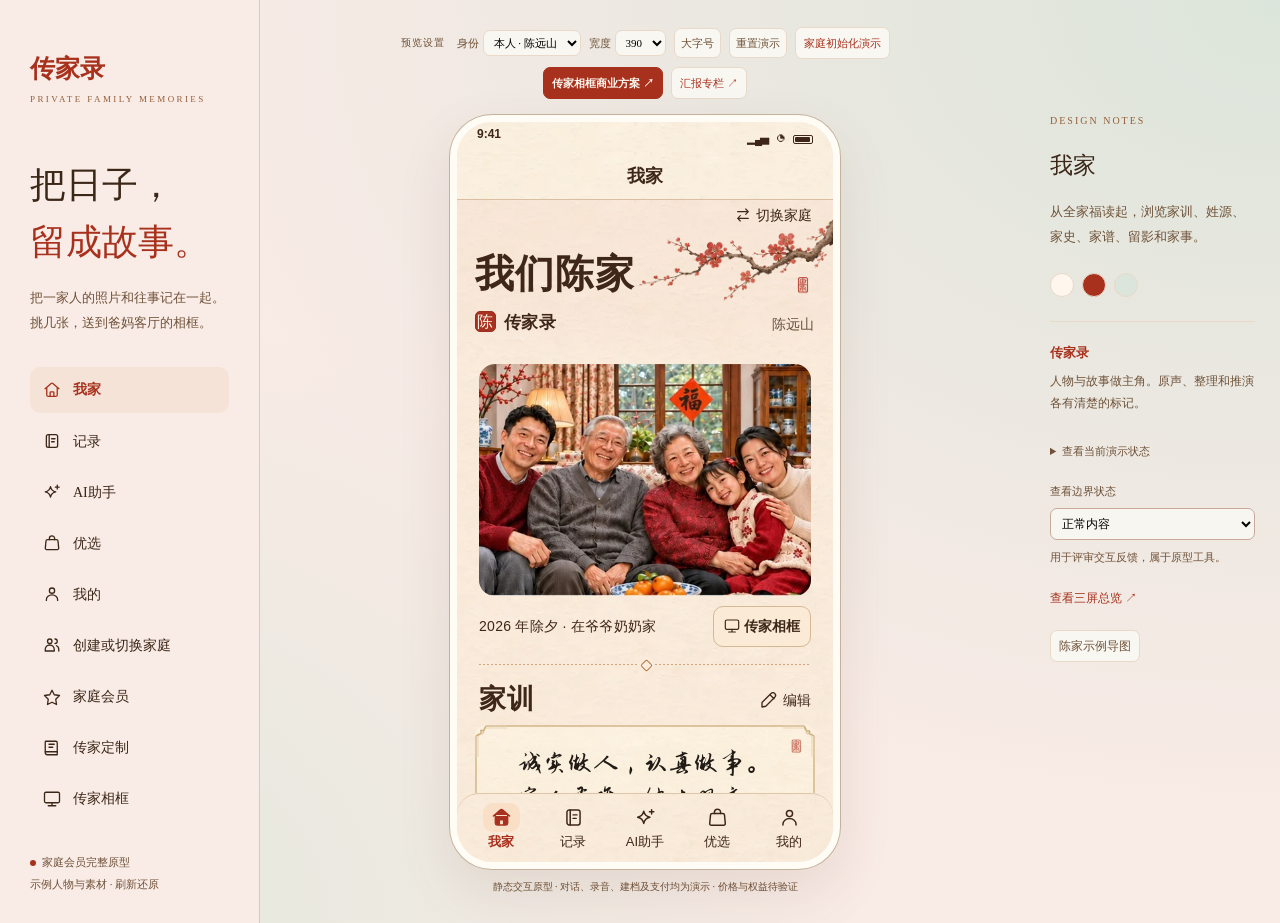
<file: site/index.html>
<!doctype html>
<html lang="zh-CN">
<head>
  <meta charset="utf-8">
  <meta name="viewport" content="width=device-width, initial-scale=1, viewport-fit=cover">
  <meta name="theme-color" content="#F9EBE6">
  <title>传家录 · 家庭会员完整原型</title>
  <link rel="icon" href="assets/zhumen/favicon.webp" type="image/webp">
  <link rel="stylesheet" href="base.css">
  <link rel="stylesheet" href="screens.css">
  <link rel="stylesheet" href="details.css">
  <link rel="stylesheet" href="family-tree.css">
  <link rel="stylesheet" href="digital-human.css">
  <link rel="stylesheet" href="person-archive.css">
  <link rel="stylesheet" href="content-chat.css">
  <link rel="stylesheet" href="family-features.css">
  <link rel="stylesheet" href="demo-mindmap.css">
  <link rel="stylesheet" href="family-home.css">
  <link rel="stylesheet" href="zhumen-theme.css">
  <link rel="stylesheet" href="zhumen-pages.css">
  <link rel="stylesheet" href="households.css">
  <link rel="stylesheet" href="house-screen-demo.css">
  <link rel="stylesheet" href="family-assistant.css">
  <link rel="stylesheet" href="family-picks.css">
  <link rel="stylesheet" href="family-paper.css">
  <link rel="stylesheet" href="family-journal.css">
  <link rel="stylesheet" href="house-screen-intro.css">
  <link rel="stylesheet" href="family-home-xuan.css">
</head>
<body>
  <!-- 静态原型：业务资料只在内存中变化；数字人为无声形象演示，不连接真实 AI 或支付。 -->
  <div class="studio">
    <aside class="studio-sidebar" aria-label="原型导览">
      <a class="wordmark" href="#home">传家录<span>PRIVATE FAMILY MEMORIES</span></a>
      <p class="studio-intro">把日子，<br><em>留成故事。</em></p>
      <p class="studio-caption">把一家人的照片和往事记在一起。<br>挑几张，送到爸妈客厅的相框。</p>
      <nav id="studio-nav" class="studio-nav" aria-label="页面快捷入口"></nav>
      <div class="studio-bottom"><span class="studio-dot"></span>家庭会员完整原型<br>示例人物与素材 · 刷新还原</div>
    </aside>
    <main class="stage">
      <div class="review-toolbar" aria-label="原型预览设置">
        <span class="review-label">预览设置</span>
        <label>身份 <select id="actor-select"><option value="father">本人 · 陈远山</option><option value="xia">女儿 · 陈知夏</option></select></label>
        <label>宽度 <select id="width-select"><option value="390">390</option><option value="360">360</option><option value="430">430</option></select></label>
        <button id="font-toggle" type="button" aria-pressed="false">大字号</button>
        <button id="reset-demo" type="button">重置演示</button>
        <a class="review-report-link" href="assets/first-use-demo/index.html" target="_blank" rel="noopener">家庭初始化演示</a>
        <!-- 汇报使用单独的陈家示例，打开新页时保留正在操作的原型。 -->
        <a class="review-report-link gift-plan-link" href="briefing.html#gift" target="_blank" rel="noopener">传家相框商业方案 ↗</a>
        <a class="review-report-link" href="briefing.html" target="_blank" rel="noopener">汇报专栏 ↗</a>
      </div>
      <section id="house-screen-demo" class="house-screen-demo" aria-label="传家相框演示" hidden></section>
      <div class="phone" id="phone">
        <div class="statusbar" aria-hidden="true"><b>9:41</b><div><span class="signal">▂▄▆</span><span class="wifi">◔</span><span class="battery"></span></div></div>
        <header id="app-header" class="top-nav"></header>
        <div id="app-content" class="app-content" tabindex="-1"></div>
        <nav id="bottom-nav" class="bottom-nav" aria-label="主要导航"></nav>
        <div id="toast" class="toast" role="status" aria-live="polite"></div>
        <div class="phone-dialog-layer">
          <dialog id="modal" class="modal" aria-labelledby="modal-title"><div id="modal-content"></div></dialog>
        </div>
        <div class="phone-dialog-layer">
          <dialog id="addon-modal" class="modal addon-modal" aria-labelledby="addon-modal-title"><div></div></dialog>
        </div>
      </div>
      <p class="stage-note">静态交互原型 · 对话、录音、建档及支付均为演示 · 价格与权益待验证</p>
    </main>
    <aside class="review-panel" aria-label="设计说明">
      <span class="eyebrow">DESIGN NOTES</span>
      <h2 id="review-title">从故事开始</h2><p id="review-description"></p>
      <div class="palette"><i style="background:var(--family-paper)"></i><i style="background:var(--family-brand)"></i><i style="background:var(--family-sage)"></i></div>
      <div class="review-rule"><strong>传家录</strong><p>人物与故事做主角。原声、整理和推演各有清楚的标记。</p></div>
      <details><summary>查看当前演示状态</summary><pre id="state-preview"></pre></details>
      <div class="state-examples"><label for="scenario-select">查看边界状态</label><select id="scenario-select"><option value="normal">正常内容</option><option value="home-empty">首页待完善</option><option value="private">未获授权的故事</option><option value="quota">共享答复额度用尽</option></select><p>用于评审交互反馈，属于原型工具。</p></div>
      <a class="overview-link" href="overview.html">查看三屏总览 ↗</a>
      <button id="open-demo-mindmap" class="review-report-link overview-link" type="button">陈家示例导图</button>
    </aside>
  </div>
  <aside id="customization-demo-controls" aria-label="定制制作演示工具" hidden></aside>
  <!-- 演示导图独立于业务弹窗和路由，关闭后保留当前身份、滚动位置及未提交表单。 -->
  <dialog id="demo-mindmap" class="demo-mindmap" aria-labelledby="demo-mindmap-title">
    <div class="demo-mindmap-heading"><h2 id="demo-mindmap-title">陈家示例导图</h2><div><button id="zoom-demo-mindmap" type="button" aria-pressed="false">放大查看</button><button id="close-demo-mindmap" type="button" autofocus>返回原型</button></div></div>
    <div id="demo-mindmap-canvas" class="demo-mindmap-canvas"><img src="assets/demo-mindmap.svg" loading="lazy" alt="传家录十分钟演示导图：先本人展示交付价值，再家人了解与参与，最后回本人回应与确认。"></div>
  </dialog>
  <script src="demo-mindmap.js" defer></script>
  <script src="data.js" defer></script>
  <script src="archive-data.js" defer></script>
  <script src="person-archive.js" defer></script>
  <script src="content-chat.js" defer></script>
  <script src="family-context.js" defer></script>
  <script src="family-home.js" defer></script>
  <script src="family-home-views.js" defer></script>
  <script src="family-history-writing.js" defer></script>
  <script src="family-home-editor.js" defer></script>
  <script src="billing.js" defer></script>
  <script src="billing-views.js" defer></script>
  <script src="family-memories.js" defer></script>
  <script src="views.js" defer></script>
  <script src="family-tree.js" defer></script>
  <script src="family-map.js" defer></script>
  <script src="family-views.js" defer></script>
  <script src="portrait-motion.js" defer></script>
  <script src="digital-human.js" defer></script>
  <script src="questions.js" defer></script>
  <script src="material-library.js" defer></script>
  <script src="answer-feedback.js" defer></script>
  <script src="actions.js" defer></script>
  <script src="households.js" defer></script>
  <script src="family-customization.js" defer></script>
  <script src="voice-recorder.js" defer></script>
  <script src="family-editions.js" defer></script>
  <script src="family-moment.js" defer></script>
  <script src="house-screen-gift.js" defer></script>
  <script src="house-screen-reminders.js" defer></script>
  <script src="house-screen-demo.js" defer></script>
  <script src="house-screen-intro.js" defer></script>
  <script src="history-book-samples.js" defer></script>
  <script src="history-service-intro.js" defer></script>
  <script src="family-assistant.js" defer></script>
  <script src="family-picks.js" defer></script>
  <script src="family-journal.js" defer></script>
  <script src="app.js" defer></script>
</body>
</html>
</file>
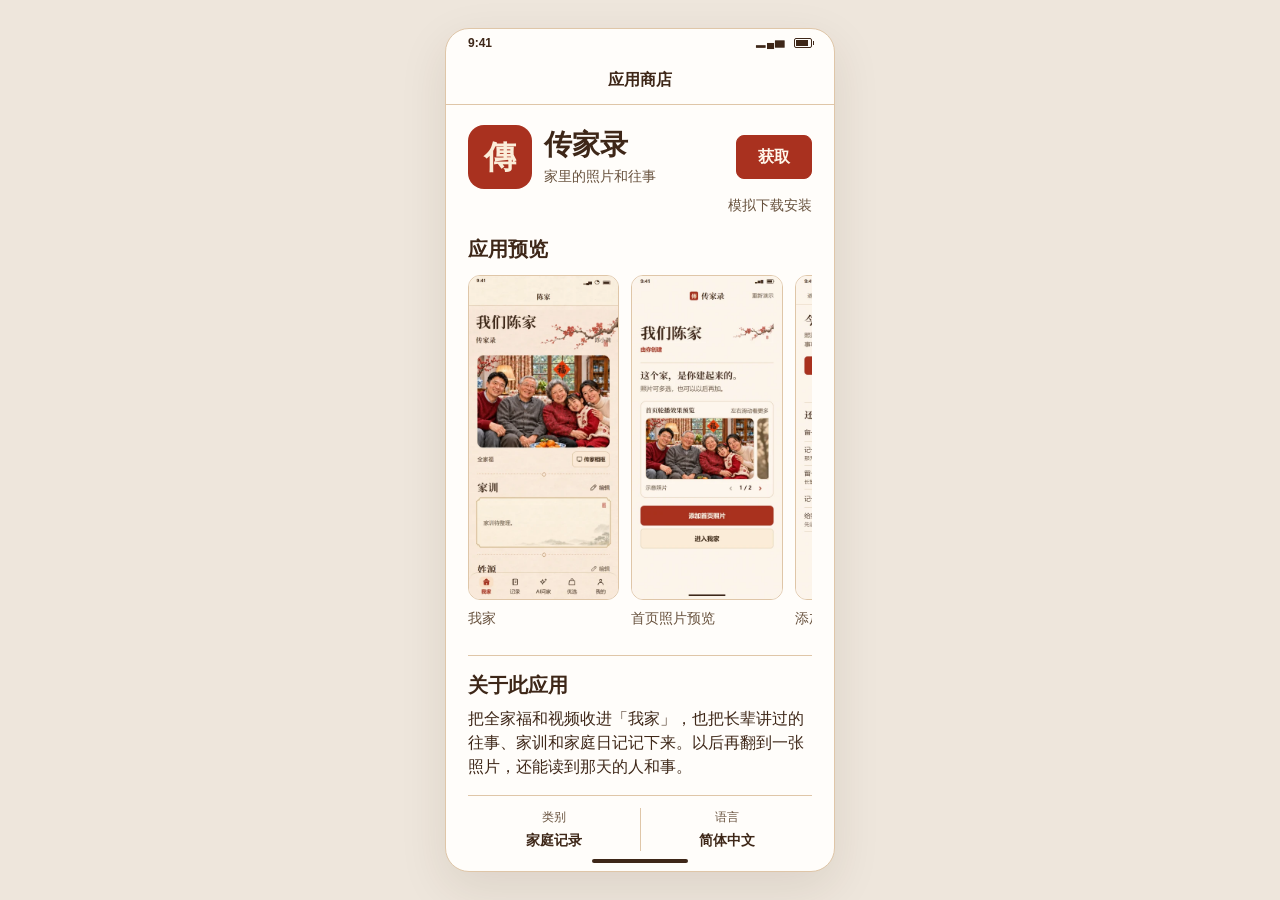
<file: site/assets/first-use-demo/index.html>
<!doctype html>
<html lang="zh-CN">
<head>
  <meta charset="utf-8">
  <meta name="viewport" content="width=device-width, initial-scale=1, interactive-widget=resizes-content">
  <meta name="theme-color" content="#faecdf">
  <meta name="description" content="留住全家福、长辈讲过的话和家里的往事。以后孩子翻看，也能读到那天的故事。">
  <meta name="robots" content="noindex">
  <title>传家录 · 家庭初始化演示</title>
  <link rel="stylesheet" href="style.css">
  <link rel="stylesheet" href="writing-guide.css">
  <link rel="stylesheet" href="invitation.css">
  <script src="memory-store.js" defer></script>
  <script src="writing-guide.js" defer></script>
  <script src="../../family-history-writing.js" defer></script>
  <script src="invitation.js" defer></script>
  <script src="app.js" defer></script>
</head>
<body>
  <div class="shell">
    <div class="status-bar" aria-hidden="true">
      <span>9:41</span>
      <span class="status-icons"><span class="signal">▂▄▆</span><span class="battery"></span></span>
    </div>
    <header class="topbar">
      <button class="text-button" id="step-back" type="button" hidden>返回</button>
      <div class="wordmark">
        <span class="wordmark-default"><span class="seal" aria-hidden="true">傳</span>传家录</span>
        <span class="wordmark-home">我家</span>
        <span class="wordmark-guide" id="guide-family-name"></span>
        <span class="wordmark-store">应用商店</span>
      </div>
      <button class="text-button" id="start-over" type="button" hidden>重新演示</button>
    </header>

    <main class="stage" id="main-content">
      <p class="notice" id="global-error" role="alert" hidden></p>

      <section class="step store-page" data-step="app-store" aria-labelledby="app-store-title">
        <div class="store-listing">
          <header class="store-product">
            <span class="seal store-app-icon" aria-hidden="true">傳</span>
            <div class="store-product-info">
              <h1 id="app-store-title" tabindex="-1">传家录</h1>
              <p>家里的照片和往事</p>
            </div>
            <button class="button primary store-get" id="app-get" type="button">获取</button>
          </header>
          <p class="note store-install-status" id="install-status" role="status">模拟下载安装</p>
        </div>
        <section class="store-previews" aria-labelledby="store-previews-title">
          <h2 id="store-previews-title">应用预览</h2>
          <ul class="store-preview-list" tabindex="0" aria-label="横向浏览传家录截图">
            <li>
              <figure>
                <img src="assets/store-preview-home.webp" width="390" height="844" alt="我家首页展示家名、全家福、家训和底部导航">
                <figcaption>我家</figcaption>
              </figure>
            </li>
            <li>
              <figure>
                <img src="assets/store-preview-welcome.webp" width="390" height="844" alt="创建后先看到首页照片的摆放效果，再选择自己的照片">
                <figcaption>首页照片预览</figcaption>
              </figure>
            </li>
            <li>
              <figure>
                <img src="assets/store-preview-media.webp" width="390" height="844" alt="选择照片或视频的页面，也可以记家事、留家训或给家谱添一位家人">
                <figcaption>添加照片或视频</figcaption>
              </figure>
            </li>
          </ul>
        </section>
        <section class="store-about" aria-labelledby="store-about-title">
          <h2 id="store-about-title">关于此应用</h2>
          <p>把全家福和视频收进<span class="copy-term">「我家」</span>，也把长辈讲过的往事、家训和家庭日记记下来。以后再翻到一张照片，还能读到那天的人和事。</p>
          <dl class="store-specs">
            <div><dt>类别</dt><dd>家庭记录</dd></div>
            <div><dt>语言</dt><dd>简体中文</dd></div>
          </dl>
        </section>
      </section>

      <section class="step login-page" data-step="login" aria-labelledby="login-title" hidden>
        <header class="page-heading">
          <h1 id="login-title" tabindex="-1">给家人留住那一天</h1>
          <p class="intro">从你留下的第一张全家福开始，<span class="copy-term">别让记忆丢失。</span></p>
        </header>
        <section class="login-home-preview" aria-labelledby="login-preview-title">
          <header class="login-preview-heading">
            <span class="seal" aria-hidden="true">陳</span>
            <h2 id="login-preview-title">我们陈家</h2>
            <p class="note">家庭主页预览</p>
          </header>
          <figure class="photo-frame login-photo">
            <img src="assets/family-reunion.webp" width="549" height="346" alt="新年装饰下，一家人笑着依偎在一起">
            <figcaption class="login-photo-caption">陈家除夕</figcaption>
          </figure>
          <ul class="login-preview-features">
            <li><strong>家史</strong><span class="note">记下家族走过的路</span></li>
            <li><strong>家训</strong><span class="note">留下长辈的话</span></li>
            <li><strong>家谱</strong><span class="note">理清几代人的关系</span></li>
          </ul>
        </section>
        <div class="page-actions story-actions login-actions">
          <button class="button primary" type="button" data-go="name">我来创建我们的家</button>
          <button class="text-button" type="button" data-go="invite">我收到家庭邀请</button>
        </div>
      </section>

      <section class="step flow-step" data-step="invite" aria-labelledby="invite-title" hidden>
        <header class="page-heading">
          <h1 id="invite-title" tabindex="-1">收到家庭邀请</h1>
          <p class="intro" id="invite-sender"></p>
        </header>
        <section class="login-home-preview" aria-labelledby="invite-family-name">
          <header class="login-preview-heading">
            <span class="seal" aria-hidden="true">陳</span>
            <h2 id="invite-family-name"></h2>
          </header>
          <figure class="photo-frame login-photo">
            <img src="assets/family-reunion.webp" width="549" height="346" alt="陈家人在除夕夜的全家福">
            <figcaption class="login-photo-caption">陈家除夕</figcaption>
          </figure>
        </section>
        <p class="notice" id="invite-error" role="alert" hidden></p>
        <div class="page-actions story-actions">
          <button class="button primary" id="accept-invitation" type="button">接受邀请</button>
          <p class="note">演示邀请，仅在当前浏览器生效。</p>
        </div>
      </section>

      <section class="step name-page" data-step="name" aria-labelledby="name-title" hidden>
        <header class="page-heading">
          <h1 id="name-title" tabindex="-1">这个家，由你来创建</h1>
          <p class="intro">你定的名字，会和一家人的故事一起留下。</p>
        </header>
        <form class="form-page" id="family-form">
          <div class="field name-input">
            <label for="family-name">家名</label>
            <input id="family-name" name="family-name" type="text" placeholder="比如「陈」或「外婆家」" maxlength="24" autocomplete="off" aria-describedby="family-name-hint name-error" required>
            <p class="note" id="family-name-hint">填写姓氏时，可以选用推荐的家名。</p>
            <button class="text-button" id="family-name-suggestion" type="button" hidden></button>
          </div>
          <section class="login-home-preview" aria-labelledby="family-name-preview">
            <header class="login-preview-heading">
              <span class="seal" aria-hidden="true">家</span>
              <div>
                <h2 id="family-name-preview">你的家名</h2>
                <p class="note name-preview-credit" id="family-name-credit" hidden>由你定名</p>
              </div>
              <p class="note">家庭主页预览</p>
            </header>
            <figure class="photo-frame login-photo">
              <img src="assets/family-reunion.webp" width="549" height="346" alt="陈家除夕合影，用作家庭主页的配图示意">
              <figcaption class="login-photo-caption">陈家除夕 · 预览配图</figcaption>
            </figure>
          </section>
          <p class="notice" id="name-error" role="alert" hidden></p>
          <button class="button primary" id="confirm-family-name" type="submit" disabled>就叫这个名字</button>
        </form>
      </section>

      <section class="step flow-step" data-step="media" aria-labelledby="media-title" hidden>
        <header class="page-heading">
          <h1 id="media-title" tabindex="-1">今天想给家里留下什么？</h1>
          <p class="intro">照片和视频默认放进「留影」。人物、时间和故事可以以后再补。</p>
        </header>
        <div class="media-picker">
          <div class="picker-actions">
            <input class="file-input" id="memory-file" type="file" accept="image/*,video/*">
            <label class="button primary" id="media-picker-label" for="memory-file">从手机选照片或视频</label>
            <button class="text-button" id="choose-sample" type="button">用示例照片体验</button>
          </div>
          <div class="media-draft" id="media-draft" hidden>
            <div id="media-preview" hidden></div>
            <p class="note" id="media-caption" role="status"></p>
            <label class="cover-choice" id="cover-choice" hidden><input id="use-as-cover" type="checkbox"> 设为全家福</label>
          </div>
          <p class="notice" id="media-error" role="alert" hidden></p>
          <div id="media-continue" hidden>
            <button class="button primary" id="next-memory" type="button" disabled>保存到我家</button>
          </div>
        </div>
        <section class="memory-options" aria-labelledby="memory-options-title">
          <h2 id="memory-options-title">还可以留下</h2>
          <div class="options">
            <div>
              <input class="file-input" id="cover-file" type="file" accept="image/*">
              <label class="option" for="cover-file">留一张全家福</label>
            </div>
            <button class="option" type="button" data-extra="journal">
              <span class="option-copy">记一件家事<small>那天谁在场、发生了什么</small></span>
            </button>
            <button class="option" type="button" data-extra="motto">
              <span class="option-copy">留一句家训<small>长辈常说、你一直记得的那句话</small></span>
            </button>
            <button class="option" type="button" data-extra="history">记一段家史</button>
            <button class="option" type="button" data-extra="tree">
              <span class="option-copy">给家谱添一位家人<small>先记下家人的姓名或称呼</small></span>
            </button>
          </div>
        </section>
      </section>

      <section class="step flow-step" data-step="home" aria-labelledby="home-family-name" hidden>
        <header class="family-heading">
          <h1 class="family-title" id="home-family-name" tabindex="-1">我的家</h1>
          <p class="home-membership-label" id="home-membership-label"></p>
        </header>
        <header class="home-creator" id="home-creator" hidden>
          <h2 id="home-creator-title">这个家，是你建起来的。</h2>
          <p class="intro" id="home-photo-intro"></p>
        </header>
        <section class="home-photos" aria-labelledby="home-photo-title">
          <div class="home-photo-heading">
            <h2 id="home-photo-title">首页照片</h2>
            <p class="note" id="home-photo-swipe" hidden>左右滑动看更多</p>
          </div>
          <div class="home-photo-rail" id="home-photo-rail" tabindex="0"></div>
          <div class="home-photo-meta">
            <p class="note" id="home-photo-caption"></p>
            <div class="home-photo-pages" id="home-photo-pages" aria-label="翻看照片">
              <button class="text-button home-photo-arrow" id="home-photo-prev" type="button" aria-label="上一张"><span aria-hidden="true">‹</span></button>
              <span id="home-photo-count" aria-live="polite"></span>
              <button class="text-button home-photo-arrow" id="home-photo-next" type="button" aria-label="下一张"><span aria-hidden="true">›</span></button>
            </div>
          </div>
        </section>
        <p class="sr-only" id="home-save-status" role="status"></p>
        <div class="home-photo-actions">
          <input id="home-photo-file" type="file" accept="image/*" multiple hidden>
          <label class="cover-choice" id="home-photo-album-choice" hidden>
            <input id="home-photo-album" type="checkbox" checked> 同时保存到留影
          </label>
          <button class="button primary" id="add-home-photos" type="button" aria-describedby="home-photo-intro">添加首页照片</button>
          <p class="notice" id="home-photo-error" role="alert" hidden></p>
          <div class="home-setup-actions" id="home-setup-actions" hidden>
            <button class="button guide-action" type="button" data-go="guide">继续完善资料</button>
            <button class="button primary" type="button" data-enter-home>进入我家</button>
          </div>
          <p class="notice" id="home-entry-error" role="alert" hidden></p>
        </div>
      </section>

      <section class="step flow-step onboarding-guide" data-step="guide" aria-labelledby="guide-title" hidden>
        <header class="page-heading">
          <h1 id="guide-title" tabindex="-1">继续完善资料</h1>
          <p class="intro">想补哪项就选哪项，也可以直接进我家。</p>
        </header>
        <ul class="guide-list">
          <li>
            <button class="option" type="button" data-extra="motto">
              <span class="option-copy"><strong>记录家训</strong><small>把这个家的教诲和做事准则留给后人。</small></span>
            </button>
          </li>
          <li>
            <button class="option" type="button" data-extra="history">
              <span class="option-copy"><strong>家史</strong><small>写下一件家里常提起的往事。</small></span>
            </button>
          </li>
          <li>
            <button class="option" type="button" data-extra="profile">
              <span class="option-copy"><strong>个人资料</strong><small>从基本资料开始，慢慢补上你的小传和经历。</small></span>
            </button>
          </li>
          <li>
            <button class="option" type="button" data-go="family-invite">
              <span class="option-copy"><strong id="guide-invitation-label">邀请第一位家人</strong><small>让家人加入，并把你们的关系记进家谱。</small></span>
            </button>
          </li>
        </ul>
        <div class="page-actions">
          <p class="note" id="guide-save-status" role="status" hidden></p>
          <p class="notice" id="guide-error" role="alert" hidden></p>
          <button class="button primary" type="button" data-enter-home>进入我家</button>
        </div>
      </section>

      <section class="step flow-step" id="family-invite-page" data-step="family-invite" aria-labelledby="family-invite-title" hidden></section>

      <section class="step flow-step" data-step="extra" aria-labelledby="extra-title" hidden>
        <header class="page-heading">
          <h1 id="extra-title" tabindex="-1">留下记忆</h1>
        </header>
        <form class="form-page" id="extra-form">
          <div id="writing-intro" hidden></div>
          <div class="field entry-field" id="extra-field">
            <label id="extra-label" for="extra-value">内容</label>
            <textarea id="extra-value" name="memory" rows="3" maxlength="2000" required></textarea>
          </div>
          <fieldset class="profile-fields" id="profile-field" aria-label="人物志资料" hidden disabled>
            <fieldset class="profile-fields">
              <legend>基本资料</legend>
              <div class="field">
                <label for="profile-value">姓名</label>
                <input id="profile-value" name="name" type="text" maxlength="24" autocomplete="name" required>
              </div>
              <div class="field">
                <label for="profile-birthday">生日（选填）</label>
                <input id="profile-birthday" name="birthday" type="date" min="1900-01-01" autocomplete="bday">
              </div>
              <div class="field">
                <label for="profile-hometown">籍贯（选填）</label>
                <input id="profile-hometown" name="hometown" type="text" maxlength="48" placeholder="例如 贵州贵阳">
              </div>
            </fieldset>
            <div class="field">
              <label for="profile-intro">小传（选填）</label>
              <textarea id="profile-intro" name="intro" rows="3" maxlength="600" placeholder="写下想让家人记住的几句话"></textarea>
            </div>
            <fieldset class="profile-fields profile-experience">
              <legend>经历</legend>
              <div class="field">
                <label for="profile-education">求学（选填）</label>
                <textarea id="profile-education" name="education" rows="3" maxlength="1200" placeholder="例如上过的学校、所学的专业"></textarea>
              </div>
              <div class="field">
                <label for="profile-work">从业（选填）</label>
                <textarea id="profile-work" name="work" rows="3" maxlength="1200" placeholder="例如工作年份、单位和岗位"></textarea>
              </div>
            </fieldset>
          </fieldset>
          <div id="writing-tools" hidden></div>
          <p class="notice" id="extra-error" role="alert" hidden></p>
          <div class="page-actions">
            <button class="button primary" id="extra-submit" type="submit">保存到我家</button>
            <button class="button" id="extra-enter-home" type="button" data-enter-home hidden>稍后再填，进入我家</button>
          </div>
        </form>
      </section>
    </main>
    <div class="gesture-bar" aria-hidden="true"></div>
    <section class="product-landing" id="product-landing" aria-label="首次体验后的产品页面" hidden>
      <div class="product-preview-controls">
        <button class="text-button" id="product-reset" type="button">重新演示</button>
      </div>
      <div class="product-view" id="product-view">
        <div class="product-loading" id="product-loading">
          <p class="intro" id="product-status" role="status">正在打开我家…</p>
          <button class="button" id="product-retry" type="button" hidden>重新加载</button>
        </div>
      </div>
    </section>
    <dialog class="photo-setup-dialog" id="photo-setup-dialog" aria-labelledby="photo-setup-title">
      <form class="form-page" id="photo-setup-form">
        <h2 id="photo-setup-title">保存首页照片</h2>
        <img class="record-media" id="photo-setup-preview" alt="所选首页照片">
        <p class="note" id="photo-setup-count"></p>
        <div class="field">
          <label for="photo-setup-name">你的姓名（选填）</label>
          <input id="photo-setup-name" name="name" type="text" maxlength="24" autocomplete="name">
          <p class="note">家人收到邀请时，会看到这个名字。</p>
        </div>
        <label class="cover-choice">
          <input id="photo-setup-album" type="checkbox" checked> 同时保存到留影
        </label>
        <p class="notice" id="photo-setup-error" role="alert" hidden></p>
        <button class="button primary" id="photo-setup-save" type="submit">保存照片</button>
        <button class="button" id="photo-setup-cancel" type="button">取消</button>
      </form>
    </dialog>
    <dialog class="welcome-dialog" id="welcome-dialog" aria-labelledby="welcome-title" aria-describedby="welcome-wish">
      <div class="welcome-paper">
        <span class="seal welcome-seal" aria-hidden="true">家</span>
        <p class="welcome-name" id="welcome-family-name"></p>
        <img id="welcome-photo" class="welcome-photo" alt="刚添加的首页照片" hidden>
        <h2 id="welcome-title">这个家，是你建起来的。</h2>
        <p class="welcome-wish" id="welcome-wish">愿家人常相聚，好时光留得住。</p>
        <p class="note welcome-timer">3 秒后自动进入</p>
        <button class="text-button" id="close-welcome" type="button">立即进入</button>
      </div>
    </dialog>
  </div>

  <dialog id="reset-dialog" aria-labelledby="reset-title">
    <h2 id="reset-title">重新开始演示</h2>
    <p>清空这次初始化演示里的家名和记忆，从下载开始。</p>
    <div class="actions">
      <button class="button secondary" id="cancel-reset" type="button" autofocus>取消</button>
      <button class="button primary" id="confirm-reset" type="button">重新开始</button>
    </div>
  </dialog>
</body>
</html>
</file>
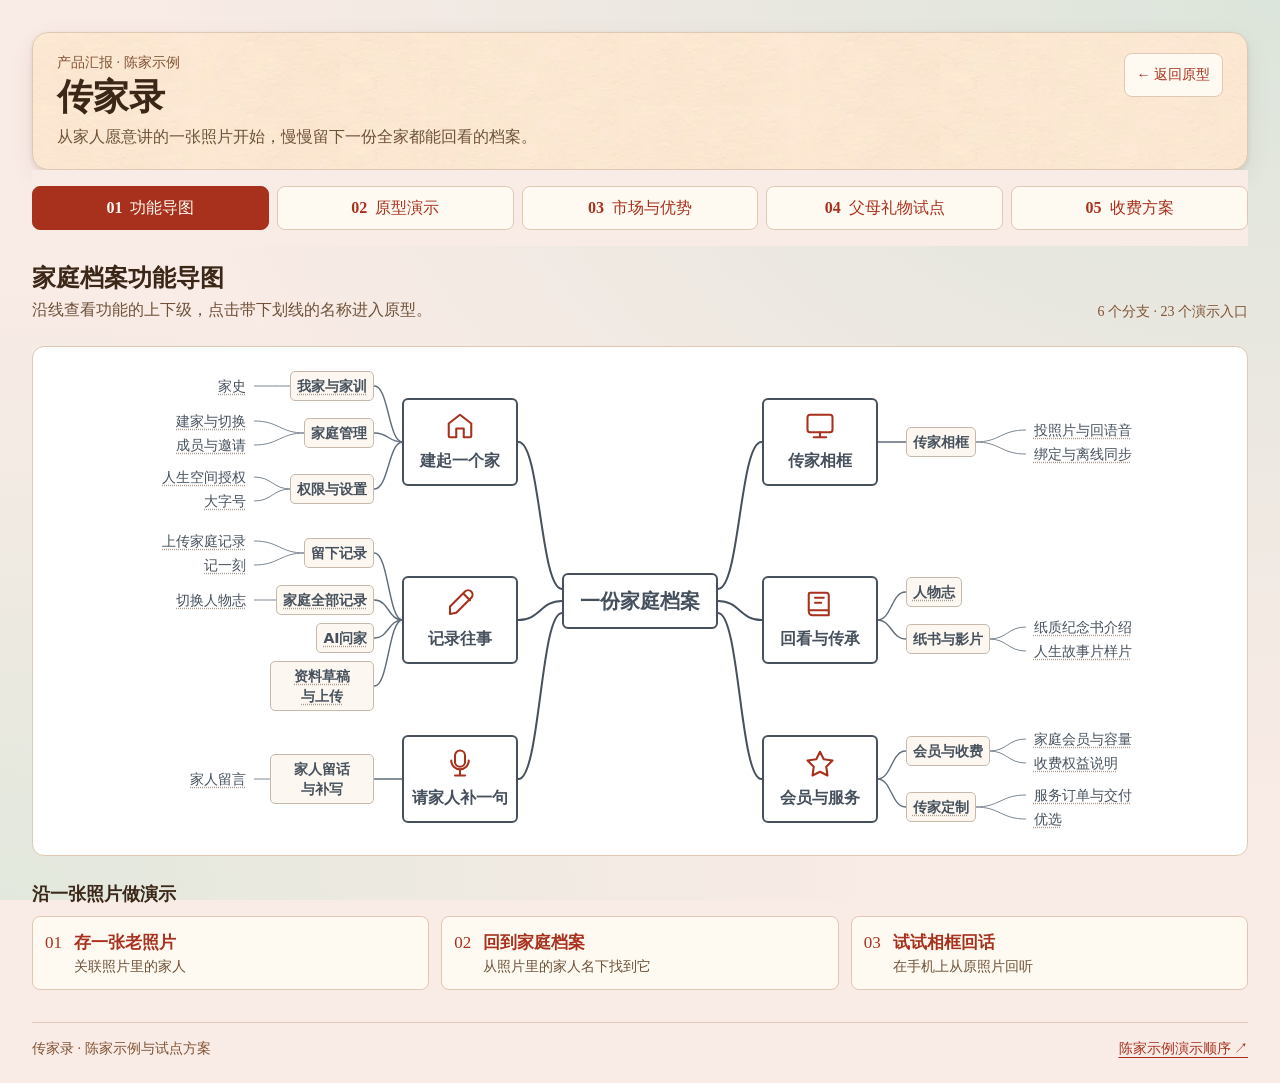
<file: site/briefing.html>
<!doctype html>
<html lang="zh-CN">
<head>
  <meta charset="utf-8">
  <meta name="viewport" content="width=device-width, initial-scale=1">
  <meta name="theme-color" content="#A62124">
  <meta name="description" content="传家录功能导图、陈家原型演示、市场与优势、父母礼物试点和家庭会员收费方案。">
  <title>传家录 · 汇报专栏</title>
  <link rel="stylesheet" href="base.css">
  <link rel="stylesheet" href="briefing.css">
  <script src="briefing.js" defer></script>
  <link rel="stylesheet" href="family-paper.css">
</head>
<body class="briefing-page paper-document">
  <a class="briefing-skip" href="#briefing-content">跳到汇报内容</a>
  <div class="briefing-shell">
    <header class="briefing-header">
      <div>
        <p class="briefing-kicker">产品汇报 · 陈家示例</p>
        <h1>传家录</h1>
        <p>从家人愿意讲的一张照片开始，慢慢留下一份全家都能回看的档案。</p>
      </div>
      <a class="briefing-button" href="index.html#home">← 返回原型</a>
    </header>
    <nav class="briefing-steps" aria-label="汇报顺序">
      <a href="#features" data-briefing-step="features" aria-current="step"><span>01</span> 功能导图</a>
      <a href="#demo" data-briefing-step="demo"><span>02</span> 原型演示</a>
      <a href="#strengths" data-briefing-step="strengths"><span>03</span> 市场与优势</a>
      <a href="#gift" data-briefing-step="gift"><span>04</span> 父母礼物试点</a>
      <a href="#pricing" data-briefing-step="pricing"><span>05</span> 收费方案</a>
    </nav>

    <main id="briefing-content" tabindex="-1">
      <section id="features" class="briefing-chapter" aria-labelledby="features-heading">
        <header class="briefing-section-head">
          <div><h2 id="features-heading" tabindex="-1">家庭档案功能导图</h2><p>沿线查看功能的上下级，点击带下划线的名称进入原型。</p></div>
          <p id="briefing-map-count" class="briefing-kicker"></p>
        </header>
        <div class="briefing-map">
          <div class="briefing-map-plane">
            <svg class="briefing-map-wires" preserveAspectRatio="none" aria-hidden="true" focusable="false">
              <defs>
                <symbol id="briefing-icon-family" viewBox="0 0 24 24"><path d="m3 10 9-7 9 7v10a1 1 0 0 1-1 1h-5v-7H9v7H4a1 1 0 0 1-1-1z"/></symbol>
                <symbol id="briefing-icon-record" viewBox="0 0 24 24"><path d="m15 4 5 5M4 20l5-1L21 7a2 2 0 0 0-5-5L4 14z"/></symbol>
                <symbol id="briefing-icon-together" viewBox="0 0 24 24"><rect x="8" y="2" width="8" height="13" rx="4"/><path d="M5 10a7 7 0 0 0 14 0M12 17v5M8 22h8"/></symbol>
                <symbol id="briefing-icon-daily" viewBox="0 0 24 24"><rect x="2" y="3" width="20" height="14" rx="2"/><path d="M12 17v4m-5 0h10"/></symbol>
                <symbol id="briefing-icon-legacy" viewBox="0 0 24 24"><path d="M4 3h13a2 2 0 0 1 2 2v16H6a3 3 0 0 1-3-3V4a1 1 0 0 1 1-1ZM3 17h16M8 7h7M8 11h5"/></symbol>
                <symbol id="briefing-icon-services" viewBox="0 0 24 24"><path d="m12 3 3 6 7 1-5 5 1 7-6-3-6 3 1-7-5-5 7-1Z"/></symbol>
              </defs>
              <g id="briefing-map-connections"></g>
            </svg>
            <p class="briefing-map-core">一份家庭档案</p>
            <div id="briefing-map-branches" class="briefing-map-branches" role="group" aria-label="家庭档案的六个功能分支"></div>
          </div>
        </div>
        <nav class="briefing-storyline" aria-label="一张照片的汇报路线">
          <h3>沿一张照片做演示</h3>
          <ol>
            <li><a href="#demo/upload"><span>01</span><strong>存一张老照片</strong><small>关联照片里的家人</small></a></li>
            <li><a href="#demo/by-person"><span>02</span><strong>回到家庭档案</strong><small>从照片里的家人名下找到它</small></a></li>
            <li><a href="#demo/screen-photo"><span>03</span><strong>试试相框回话</strong><small>在手机上从原照片回听</small></a></li>
          </ol>
        </nav>
      </section>

      <section id="demo" class="briefing-chapter" aria-labelledby="demo-heading" hidden>
        <header class="briefing-section-head">
          <div><h2 id="demo-heading" tabindex="-1">原型演示</h2><p>在这里操作陈家示例。用选择框切换讲解的功能。</p></div>
          <label class="briefing-picker">演示功能<select id="briefing-topic"></select></label>
        </header>
        <div id="briefing-demo-layout" class="briefing-demo-layout">
          <aside class="briefing-cue" aria-labelledby="briefing-topic-title">
            <div class="briefing-cue-copy">
              <p id="briefing-topic-group" class="briefing-kicker"></p>
              <h3 id="briefing-topic-title"></h3>
              <p id="briefing-topic-guide"></p>
            </div>
            <div class="briefing-cue-links">
              <a id="briefing-open-prototype" class="briefing-button" href="index.html#home" target="_blank" rel="noopener">打开完整原型 ↗</a>
              <a class="briefing-text-link" href="#features">回功能导图</a>
            </div>
          </aside>
          <div class="briefing-device">
            <iframe id="briefing-preview" title="传家录可操作原型" allow="microphone; camera; fullscreen"></iframe>
          </div>
        </div>
        <footer class="briefing-chapter-foot">
          <a class="briefing-button primary" href="#strengths">继续讲市场与优势 →</a>
        </footer>
      </section>

      <section id="strengths" class="briefing-chapter" aria-labelledby="strengths-heading" hidden>
        <header class="briefing-section-head">
          <div><h2 id="strengths-heading" tabindex="-1">把家人的声音留在原照片下</h2>
            <p>爸爸快七十岁了。女儿把他刚上班的老照片发给他，问：“爸，你头一个月的工资买了啥？”爸爸在相框上回了一句：“给你奶奶买了双布鞋，她只舍得走亲戚时穿。”姑姑记得那双鞋，也能来补一句。</p>
            <p>以后孩子翻到那张旧照，点一下，就能<strong class="text-emphasis">听爷爷亲口讲那双布鞋的来历</strong>。姑姑补充的细节也能在同一张照片下找到。</p>
            <div class="briefing-frame-demos">
              <a class="briefing-button primary" href="#demo/screen-photo">试试相框回话 →</a>
            </div>
          </div>
        </header>
        <dl class="briefing-market-entry" aria-label="另外两种拟试办的家庭服务">
          <div>
            <dt>帮爸妈理好那箱老照片</dt>
            <dd>照片在爸妈的抽屉里，谁是谁得问妈妈，哪年拍的得问舅舅。可以先拿 30 张试做，帮忙扫描，找家人核对名字和年份，最后交给子女一本按人、按年代都能翻的家庭相册。子女花钱，是想<strong class="text-emphasis">把拖了好几年的整理活儿做完</strong>。</dd>
          </div>
          <div>
            <dt>让回不了家的人也能给奶奶祝寿</dt>
            <dd>孙女赶不回来，提前发来一张小时候跟奶奶包饺子的照片，录了句祝福。饭桌上放给奶奶听，再把奶奶的回话录下来。可以为一场家宴咨询纸质纪念书。家人付这一单，为的是<strong class="text-emphasis">寿宴散了，孙女还能听见奶奶当时怎么回她</strong>。</dd>
          </div>
        </dl>
        <section class="briefing-section-head" aria-labelledby="strengths-frame-heading">
          <div><h3 id="strengths-frame-heading" class="briefing-market-comparison-heading">生日相框里的那句回话</h3>
            <p>爸爸七十岁生日，女儿挑出他第一天上班的照片送到相框。爸爸看了一眼说：“这件衬衫是你奶奶连夜改的。”女儿下次打开家庭相册，还能<strong class="text-emphasis">在这张照片下面听见这句话</strong>。</p>
            <div class="briefing-frame-demos">
              <a class="briefing-text-link" href="#demo/screen-photo">试试对照片回一句 →</a>
            </div>
          </div>
        </section>
        <section class="briefing-frame-research" aria-labelledby="frame-benchmarks">
          <h3 id="frame-benchmarks">同样送父母，市面上的相框能做什么？</h3>
          <dl class="briefing-frame-comparison">
            <div>
              <dt>爱国者 DP10 Pro</dt>
              <dd>子女能用微信或 App 给这台 10.1 英寸相框<strong class="text-emphasis">远程添照片</strong>。京东有国内商品条目，公开页面未列可核实的成交价。 <a class="briefing-text-link" href="https://www.jd.com/brand/6525506eae0177b31d3.html" target="_blank" rel="noopener noreferrer">京东商品资料 ↗</a></dd>
            </div>
            <div>
              <dt>小卓 ARZOPA D10</dt>
              <dd>送礼人可在手机上选好照片、视频，写一张贺卡。直接寄给爸妈时，他们按提示激活、联网，<strong class="text-emphasis">用礼物码领取</strong>。 <a class="briefing-text-link" href="https://www.arzopa.com/blogs/guide/how-to-set-up-gift-function-on-arzopa-digital-frames" target="_blank" rel="noopener noreferrer">品牌送礼教程 ↗</a></dd>
            </div>
            <div>
              <dt>Aura Carver Mat</dt>
              <dd>送之前可选好照片，送之后家人可以继续添。购买相框含<strong class="text-emphasis">不限量照片和视频存储</strong>。美国官网当日价 139 美元，原价 179 美元。 <a class="briefing-text-link" href="https://auraframes.com/digital-frames/color/carver-mat" target="_blank" rel="noopener noreferrer">美国官网 ↗</a></dd>
            </div>
            <div>
              <dt>Amazon Alexa Photo Frame</dt>
              <dd>可为一张照片留下自己的声音。家人在<strong class="text-emphasis">手机上录，爸妈在相框上点开听</strong>。美国发布价 199.99 美元起。 <a class="briefing-text-link" href="https://digprjsurvey.amazon.com/csad/help/node/TMSo3HdxOaO0e23Uv3" target="_blank" rel="noopener noreferrer">语音操作说明 ↗</a> · <a class="briefing-text-link" href="https://www.aboutamazon.com/news/devices/amazon-alexa-photo-frame" target="_blank" rel="noopener noreferrer">发布价 ↗</a></dd>
            </div>
            <div>
              <dt>HeyBondio 创始版</dt>
              <dd>10.1 英寸相框兼语音助手。官网展示了<strong class="text-emphasis">提醒日程、提示可疑邮件和指导父母操作电视</strong>，父母决定向家人分享哪些内容。预订总价 299 美元，9.90 美元可退预订金抵扣总价，无需订阅。仅寄往美国地址，预计 2027 年 1 月发货。 <a class="briefing-text-link" href="https://heybondio.com/#knows-mom" target="_blank" rel="noopener noreferrer">助手功能 ↗</a> · <a class="briefing-text-link" href="https://heybondio.com/#faq" target="_blank" rel="noopener noreferrer">预订与分享说明 ↗</a></dd>
            </div>
            <div>
              <dt>深圳 AINET 贴牌方案</dt>
              <dd>厂家展示了长辈<strong class="text-emphasis">在相框上录音、回传手机</strong>，以及将口述和照片整理成电子回忆录。该页面向品牌提供样机询价，国内零售和实际体验待核实。 <a class="briefing-text-link" href="https://www.anetx.ai/zh/ai-photo-frame/" target="_blank" rel="noopener noreferrer">厂商方案 ↗</a></dd>
            </div>
          </dl>
          <details class="briefing-frame-more">
            <summary>离线开机和家庭回话，还有哪些做法？</summary>
            <p>使用 Frameo 的相框可由送礼人先开机存入照片、再包装，爸妈家里<strong class="text-emphasis">没网也能看</strong>。myFirst Frame Live 能从相框分享语音，也能<strong class="text-emphasis">长按回复家庭动态</strong>；能否长期按单张照片找回回复，仍待实测。 <a class="briefing-text-link" href="https://support.frameo.com/hc/en-us/articles/8859409711506--Can-I-Set-up-the-Frame-Before-Gifting-It" target="_blank" rel="noopener noreferrer">Frameo 送礼说明 ↗</a> · <a class="briefing-text-link" href="https://my.myfirst.tech/products/myfirst-frame-live" target="_blank" rel="noopener noreferrer">myFirst 产品说明 ↗</a></p>
          </details>
          <p class="briefing-frame-market-note"><strong>这类相框卖得动吗？</strong> 科金明披露，2025 年其自有品牌智能云相框卖出 <strong class="text-emphasis">107.01 万台</strong>，公司相框业务主要面向北美和欧洲。国内家庭愿意为相框礼物花多少钱，仍要看国内试售的实付订单。 <a class="briefing-text-link" href="https://www.bse.cn/disclosure/2026/2026-06-04/1780584016_809996.pdf#page=129" target="_blank" rel="noopener noreferrer">北交所披露 ↗</a></p>
          <p class="briefing-kicker">原有相框资料核对至 2026 年 11 月 20 日，HeyBondio 补充核对于 11 月 24 日。 <a class="briefing-text-link" href="research/family-gift-frame-benchmarks.md" target="_blank" rel="noopener">相框调研笔记 ↗</a> · <a class="briefing-text-link" href="research/heybondio-benchmarks.md" target="_blank" rel="noopener">HeyBondio 调研笔记 ↗</a></p>
        </section>
        <section class="briefing-selling-points" aria-labelledby="selling-points-heading">
          <h3 id="selling-points-heading">传家录的卖点</h3>
          <ul class="briefing-selling-grid">
            <li>
              <h4>微信里找不到老照片</h4>
              <p>「谁有那张全家福？再发我一下。」微信群里翻到消息，图片却打不开。找回原图后收进传家录，下次按家人就能找到。</p>
              <a class="briefing-text-link" href="#demo/by-person">按家人找往事 →</a>
            </li>
            <li>
              <h4>在原往事下补一句</h4>
              <p>家人在有权查看的往事下补写，可以从留言记录回到同一件事。</p>
              <a class="briefing-text-link" href="#demo/messages">查看家人留言 →</a>
            </li>
            <li>
              <h4>每次说完，少一轮听写和整理</h4>
              <p>会员拟提供录音转写、整理和搜索。比如爸爸讲到奶奶蒸的两个馒头，家人核对转写内容后，搜「馒头」就能找到原照片和录音。</p>
              <a class="briefing-text-link" href="#pricing">查看家庭会员权益 →</a>
            </li>
            <li>
              <h4>把老照片送到爸妈的相框</h4>
              <p>子女可以选好开机照片和祝福。爸妈看到照片时能回一句，家人回到相册就能听。</p>
            </li>
          </ul>
        </section>
        <dl class="briefing-market-entry">
          <div>
            <dt>相框先卖给谁</dt>
            <dd>和爸妈分开住、平时就会往家里发照片的成年子女。子女挑选和付款，父母平时看看照片，想起往事也能说两句。</dd>
          </div>
          <div>
            <dt>相框先在哪里试卖</dt>
            <dd>拟从全家福照相馆的选片环节试卖。生日或过年要送礼时，请子女看看自家合影摆进相框的样子。<a class="briefing-text-link" href="#gift">查看门店试点方案 →</a></dd>
          </div>
        </dl>
        <section class="briefing-market-business" aria-labelledby="market-business-heading">
          <h3 id="market-business-heading">传家相框按台买，家庭会员按需开</h3>
          <p>拟将相框和第一组照片的准备服务一次报价。家庭记录也可以单独使用，试点新家庭共享 <strong>1 GB 免费空间</strong>。</p>
          <p>家庭会员试点价为 <strong>249 元／家／年</strong>，共享 20 GB 总容量，录音转写与整理列为拟提供权益。</p>
          <p>HeyBondio 官网把家庭故事和纪念视频包含在硬件售价内。传家录可分别验证家庭对相框和存储扩容的付费意愿。 <a class="briefing-text-link" href="https://heybondio.com/#faq" target="_blank" rel="noopener noreferrer">HeyBondio 收费说明 ↗</a></p>
        </section>
        <h3 id="market-comparison-heading" class="briefing-market-comparison-heading">家庭已有的选择与传家录的做法</h3>
        <div class="briefing-comparison-frame">
          <table class="briefing-comparison" role="table" aria-labelledby="market-comparison-heading">
            <thead role="rowgroup">
              <tr role="row">
                <th scope="col" role="columnheader">家庭任务</th>
                <th scope="col" role="columnheader">已有选择</th>
                <th scope="col" role="columnheader">传家录的优势</th>
                <th scope="col" role="columnheader">原型演示</th>
              </tr>
            </thead>
            <tbody role="rowgroup">
              <tr role="row">
                <th scope="row" role="rowheader">一家人分别记什么</th>
                <td role="cell" data-label="已有选择">
                  <p>亲宝宝围绕孕期、育儿和宝宝成长设计，亲友可以一起上传和回看孩子的照片、视频。</p>
                  <p class="briefing-comparison-sources">
                    <a class="briefing-text-link" href="https://apps.apple.com/cn/app/id672984826" target="_blank" rel="noopener noreferrer">亲宝宝官方功能 ↗</a>
                  </p>
                </td>
                <td class="briefing-comparison-product" role="cell" data-label="传家录的优势">
                  <p><strong>通过人物志回看家人的记录</strong></p>
                  <p>照片、影像和作品可以关联多位家人，家人从各自的人物志打开同一条获授权的记录。</p>
                </td>
                <td role="cell">
                  <div class="briefing-comparison-demos">
                    <a class="briefing-text-link" href="#demo/person">打开人物志 →</a>
                  </div>
                </td>
              </tr>
              <tr role="row">
                <th scope="row" role="rowheader">请父母讲往事</th>
                <td role="cell" data-label="已有选择">
                  <p>小智支持从照片口述成书。Remento 的 Story Ornament 支持多人录音，提交时需要登录或创建账号。</p>
                  <p><strong>HeyBondio</strong> 官网展示了家庭照片周报，以及子女选题、相框向父母发问、回答整理成册的流程。App Store 当前说明以选照片、写祝福和预览礼物为主，整套相框体验待交付验证。</p>
                  <p class="briefing-comparison-sources">
                    <a class="briefing-text-link" href="https://www.memor.cn/" target="_blank" rel="noopener noreferrer">小智 ↗</a>
                    <a class="briefing-text-link" href="https://help.remento.co/en/articles/17184738-remento-ornament-contributor" target="_blank" rel="noopener noreferrer">Remento ↗</a>
                    <a class="briefing-text-link" href="https://heybondio.com/#for-family" target="_blank" rel="noopener noreferrer">HeyBondio 成册演示 ↗</a>
                    <a class="briefing-text-link" href="https://apps.apple.com/us/app/heybondi/id6778651526" target="_blank" rel="noopener noreferrer">App Store 备礼说明 ↗</a>
                  </p>
                </td>
                <td class="briefing-comparison-product" role="cell" data-label="传家录的优势">
                  <p><strong>家人的补写留在原往事下</strong></p>
                  <p>打开获授权的往事就可以查看和补写。用过传家相框的家人也能从原照片回听相框上的语音。</p>
                </td>
                <td role="cell"><a class="briefing-text-link" href="#demo/messages">打开家人留言 →</a></td>
              </tr>
              <tr role="row">
                <th scope="row" role="rowheader">按家人找往事</th>
                <td role="cell" data-label="已有选择">
                  <p>融修提供全家可共建的家族树与人物档案，成员可以在授权范围内补充照片、声音和故事。</p>
                  <p class="briefing-comparison-sources">
                    <a class="briefing-text-link" href="https://www.rximmortal.com/" target="_blank" rel="noopener noreferrer">融修 ↗</a>
                  </p>
                </td>
                <td class="briefing-comparison-product" role="cell" data-label="传家录的优势">
                  <p><strong>同一条往事能从相关家人的名下翻到</strong></p>
                  <p>「念念第一次自己拜年」只留一条，念念的成长相册和爷爷的往事都能找到它。相关家人和可见范围分别设置，回看的都是同一条原记录。</p>
                </td>
                <td role="cell"><a class="briefing-text-link" href="#demo/by-person">按家人找同一条记录 →</a></td>
              </tr>
              <tr role="row">
                <th scope="row" role="rowheader">和爸妈一起回看</th>
                <td role="cell" data-label="已有选择">
                  <p>海外产品 ViewClix 已提供照片投送、定时提醒和通话时共看照片。</p>
                  <p class="briefing-comparison-sources">
                    <a class="briefing-text-link" href="https://viewclix.com/features/" target="_blank" rel="noopener noreferrer">ViewClix ↗</a>
                  </p>
                </td>
                <td class="briefing-comparison-product" role="cell" data-label="传家录的优势">
                  <p><strong>大屏上回的一句话，也回到原照片下</strong></p>
                  <p>子女从「记录」投送照片，爸妈在演示机点「回一句」。录音留在手机里的原照片下，也能从「爸妈的日子」回听。</p>
                </td>
                <td role="cell"><a class="briefing-text-link" href="#demo/screen-photo">看手机和大屏联动 →</a></td>
              </tr>
              <tr role="row">
                <th scope="row" role="rowheader">给家人做一本纸书</th>
                <td role="cell" data-label="已有选择">
                  <p>小智公开提供实体印书及访谈成书，交付物和价格可以提前查看。</p>
                  <p class="briefing-comparison-sources">
                    <a class="briefing-text-link" href="https://www.memor.cn/" target="_blank" rel="noopener noreferrer">小智成书说明 ↗</a>
                  </p>
                </td>
                <td class="briefing-comparison-product" role="cell" data-label="传家录的优势">
                  <p><strong>由本人选材和定稿</strong></p>
                  <p>人工编辑整理获授权的文字和照片，家人核对校样与样书后再印制，按阶段报价。</p>
                </td>
                <td role="cell"><a class="briefing-text-link" href="#demo/keepsake">查看纸书介绍 →</a></td>
              </tr>
            </tbody>
          </table>
        </div>
        <footer class="briefing-chapter-foot">
          <a class="briefing-button primary" href="#gift">继续讲父母礼物试点 →</a>
        </footer>
      </section>

      <section id="gift" class="briefing-chapter" aria-labelledby="gift-heading" hidden>
        <div class="briefing-gift-intro">
          <header class="briefing-gift-copy">
            <h2 id="gift-heading" tabindex="-1">给爸妈送一台传家相框</h2>
            <p>爸爸过生日，知夏想把他第一天上班的老照片和念念给他拜年的合影装进相框，带回家送给他。过完生日，知夏回到外地，还能把念念开学的近照送到爸妈客厅。</p>
            <p>爸爸认出身上的衬衫，点「回一句」告诉知夏，那是奶奶连夜改的。以后知夏在家庭相册点开这张老照片，就能听到爸爸的讲述。等她给孩子做《爷爷的七十年》，这些平时攒下的往事已经在手边了。</p>
            <a class="briefing-button primary" href="#demo/screen-photo">演示子女投照片、爸妈回语音 →</a>
          </header>
          <figure class="briefing-gift-product">
            <div class="briefing-gift-photo" role="img" aria-label="摆在家里的传家相框商品示意"></div>
            <figcaption>传家相框 · 10.1 英寸 · <strong class="text-emphasis">699 元演示价</strong><br><a class="briefing-text-link" href="#demo/picks">查看传家相框 →</a></figcaption>
          </figure>
        </div>
        <dl class="briefing-market-entry">
          <div>
            <dt>今天可以演示什么</dt>
            <dd>子女可预装照片和祝福，收到的<strong class="text-emphasis">相框回话可在原照片下听</strong>。<a class="briefing-text-link" href="#demo/screen-photo">体验投照片和回语音 →</a></dd>
          </div>
          <div>
            <dt>试卖前，样机要做到什么</dt>
            <dd>让爸妈独自插电，看能否找到第一张自家照片。再请他们讲一段往事，隔一周看子女能否在手机上找到原图、听清原声。</dd>
          </div>
        </dl>
        <section class="briefing-market-business" aria-labelledby="gift-pilot-heading">
          <h3 id="gift-pilot-heading">先请一家全家福照相馆试卖</h3>
          <p>建议带 <strong>2 台样机</strong>，用 <strong>3 周</strong>在选片时接触 <strong>30 个有送礼打算的家庭</strong>。经家人同意，店员把刚选的全家福放上样机，再问「您想把这张带回爸妈家吗？以后孩子在外地拍了新照片，也能发过来。」</p>
          <p>门店负责展示和介绍，传家录负责整理首批照片、配好相框、交付和售后。先拿到样机和适配报价，报清试点预算上限。门店向顾客标明礼物总价，按订单备货。日后需要更多存储空间时，家人可以按需开通会员。</p>
        </section>
        <section class="briefing-gift-review" aria-labelledby="gift-review-heading">
          <h3 id="gift-review-heading">三周看成交，送出一个月再看家里还用不用</h3>
          <dl>
            <div><dt>多少家掏了钱？</dt><dd>记下看过自家样片的家庭数、实际付款数和退款数。对放弃购买的人，问清是价格、家里没地方摆，还是用起来麻烦。</dd></div>
            <div><dt>每卖一台还剩多少钱？</dt><dd>从扣除退款和税费后的收入里，再扣掉设备、包装配送、挑片配机的人工、门店提成、支付手续费、云服务和售后成本。首单只算这台相框带来的收入。</dd></div>
            <div><dt>送完还有人添照片吗？</dt><dd>在每家收货满 30 天时回访。记录有多少家主动添了第二批照片，再问爸妈最近一次在屏上看到了什么。</dd></div>
          </dl>
          <p><strong>有人买、每单有结余、送完也有人添照片，</strong>再去第二家店复测。礼物卖得动但很少有人再添，就按礼品生意算账，继续改善添照体验。实付少或单单亏，先调整报价、成本或交付方式。</p>
        </section>
        <footer class="briefing-chapter-foot">
          <a class="briefing-text-link" href="commercial-plan.html">查看硬件与家庭服务收费说明 →</a>
          <a class="briefing-button" href="#pricing">继续讲收费方案 →</a>
        </footer>
      </section>

      <section id="pricing" class="briefing-chapter" aria-labelledby="pricing-heading" hidden>
        <header class="briefing-section-head">
          <div><h2 id="pricing-heading" tabindex="-1">收费方案</h2><p>传家相框拟一次性收费，正式售价等样机和履约成本核实后再定。软件可独立免费使用，家人按需开通会员。</p></div>
          <p class="briefing-kicker">试点方案</p>
        </header>
        <div class="briefing-prices">
          <article class="briefing-card">
            <h3>新家庭免费试用</h3>
            <p class="briefing-price">0 元</p>
            <ul>
              <li>每家共享 1 GB 基础存储</li>
              <li>发照片，收家人的语音或文字回复</li>
              <li>按家人回看往事</li>
            </ul>
          </article>
          <article class="briefing-card featured">
            <h3>家庭会员</h3>
            <p class="briefing-price">249 元 <small>／家／年</small></p>
            <ul>
              <li>一位家人开通，获授权的家人共享 20 GB 总容量</li>
              <li>拟每年提供 8 小时录音转写与整理，家人核对后可搜索往事</li>
            </ul>
          </article>
        </div>
        <section class="briefing-market-business" aria-labelledby="renewal-heading">
          <h3 id="renewal-heading">到期与续费</h3>
          <p>第二年还有新照片、新讲述想继续整理时，可以续费。</p>
          <p>到期后恢复本家的免费额度，超额时暂停新增文件。已有照片、语音和往事仍可在授权范围内回看。</p>
        </section>
        <p class="briefing-note">会员开通和支付为原型演示。</p>
        <footer class="briefing-chapter-foot">
          <a class="briefing-text-link" href="commercial-plan.html" target="_blank" rel="noopener">查看传家相框与会员收费说明 ↗</a>
          <a class="briefing-button" href="#demo/membership">演示会员权益 →</a>
        </footer>
      </section>
      <noscript><p class="briefing-note">开启 JavaScript 后可使用功能导图和内嵌原型。<a href="commercial-plan.html">查看收费方案</a></p></noscript>
    </main>

    <footer class="briefing-footer">
      <span>传家录 · 陈家示例与试点方案</span>
      <a href="assets/demo-mindmap.svg" target="_blank" rel="noopener">陈家示例演示顺序 ↗</a>
    </footer>
  </div>
</body>
</html>
</file>
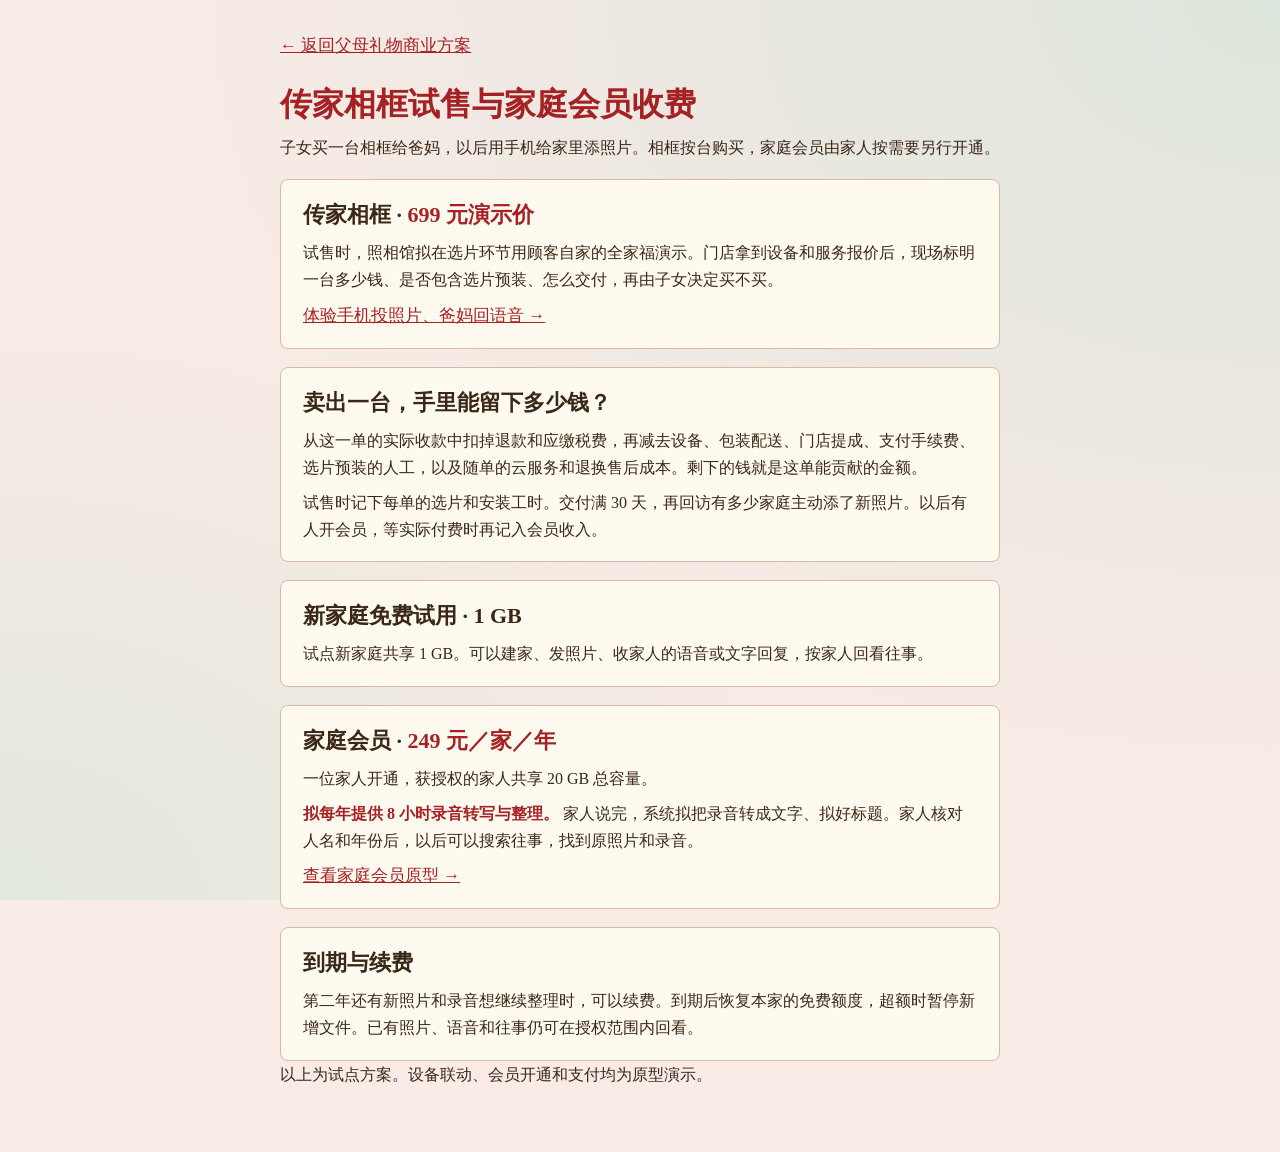
<file: site/commercial-plan.html>
<!doctype html>
<html lang="zh-CN">
<head>
  <meta charset="utf-8">
  <meta name="viewport" content="width=device-width, initial-scale=1">
  <title>传家录 · 传家相框试售与家庭会员收费</title>
  <link rel="stylesheet" href="base.css">
  <style>
    body{background:#F6F0E4;color:#342922}
    main{width:min(720px,calc(100% - 36px));margin:32px auto 64px}
    h1{color:#A62124;font:600 32px/1.5 SimSun,serif;margin:20px 0 6px}
    h2{font:600 22px/1.5 SimSun,serif;margin:0 0 8px}
    section{margin-top:18px;padding:18px 22px;background:#FFFAEF;border:1px solid #D9B9A0;border-radius:8px}
    section p,p{font-size:16px;line-height:1.7}
    section p + p,section p + a{margin-top:8px}
    section p + a{display:inline-block}
    a,strong{color:#A62124}
  </style>
  <link rel="stylesheet" href="family-paper.css">
</head>
<body class="paper-document">
  <main>
    <a href="briefing.html#gift">← 返回父母礼物商业方案</a>
    <h1>传家相框试售与家庭会员收费</h1>
    <p>子女买一台相框给爸妈，以后用手机给家里添照片。相框按台购买，家庭会员由家人按需要另行开通。</p>
    <section>
      <h2>传家相框 · <strong>699 元演示价</strong></h2>
      <p>试售时，照相馆拟在选片环节用顾客自家的全家福演示。门店拿到设备和服务报价后，现场标明一台多少钱、是否包含选片预装、怎么交付，再由子女决定买不买。</p>
      <a href="index.html#house-screen//photos">体验手机投照片、爸妈回语音 →</a>
    </section>
    <section>
      <h2>卖出一台，手里能留下多少钱？</h2>
      <p>从这一单的实际收款中扣掉退款和应缴税费，再减去设备、包装配送、门店提成、支付手续费、选片预装的人工，以及随单的云服务和退换售后成本。剩下的钱就是这单能贡献的金额。</p>
      <p>试售时记下每单的选片和安装工时。交付满 30 天，再回访有多少家庭主动添了新照片。以后有人开会员，等实际付费时再记入会员收入。</p>
    </section>
    <section>
      <h2>新家庭免费试用 · 1 GB</h2>
      <p>试点新家庭共享 1 GB。可以建家、发照片、收家人的语音或文字回复，按家人回看往事。</p>
    </section>
    <section>
      <h2>家庭会员 · <strong>249 元／家／年</strong></h2>
      <p>一位家人开通，获授权的家人共享 20 GB 总容量。</p>
      <p><strong>拟每年提供 8 小时录音转写与整理。</strong> 家人说完，系统拟把录音转成文字、拟好标题。家人核对人名和年份后，以后可以搜索往事，找到原照片和录音。</p>
      <a href="index.html#billing-plan">查看家庭会员原型 →</a>
    </section>
    <section>
      <h2>到期与续费</h2>
      <p>第二年还有新照片和录音想继续整理时，可以续费。到期后恢复本家的免费额度，超额时暂停新增文件。已有照片、语音和往事仍可在授权范围内回看。</p>
    </section>
    <p>以上为试点方案。设备联动、会员开通和支付均为原型演示。</p>
  </main>
</body>
</html>
</file>
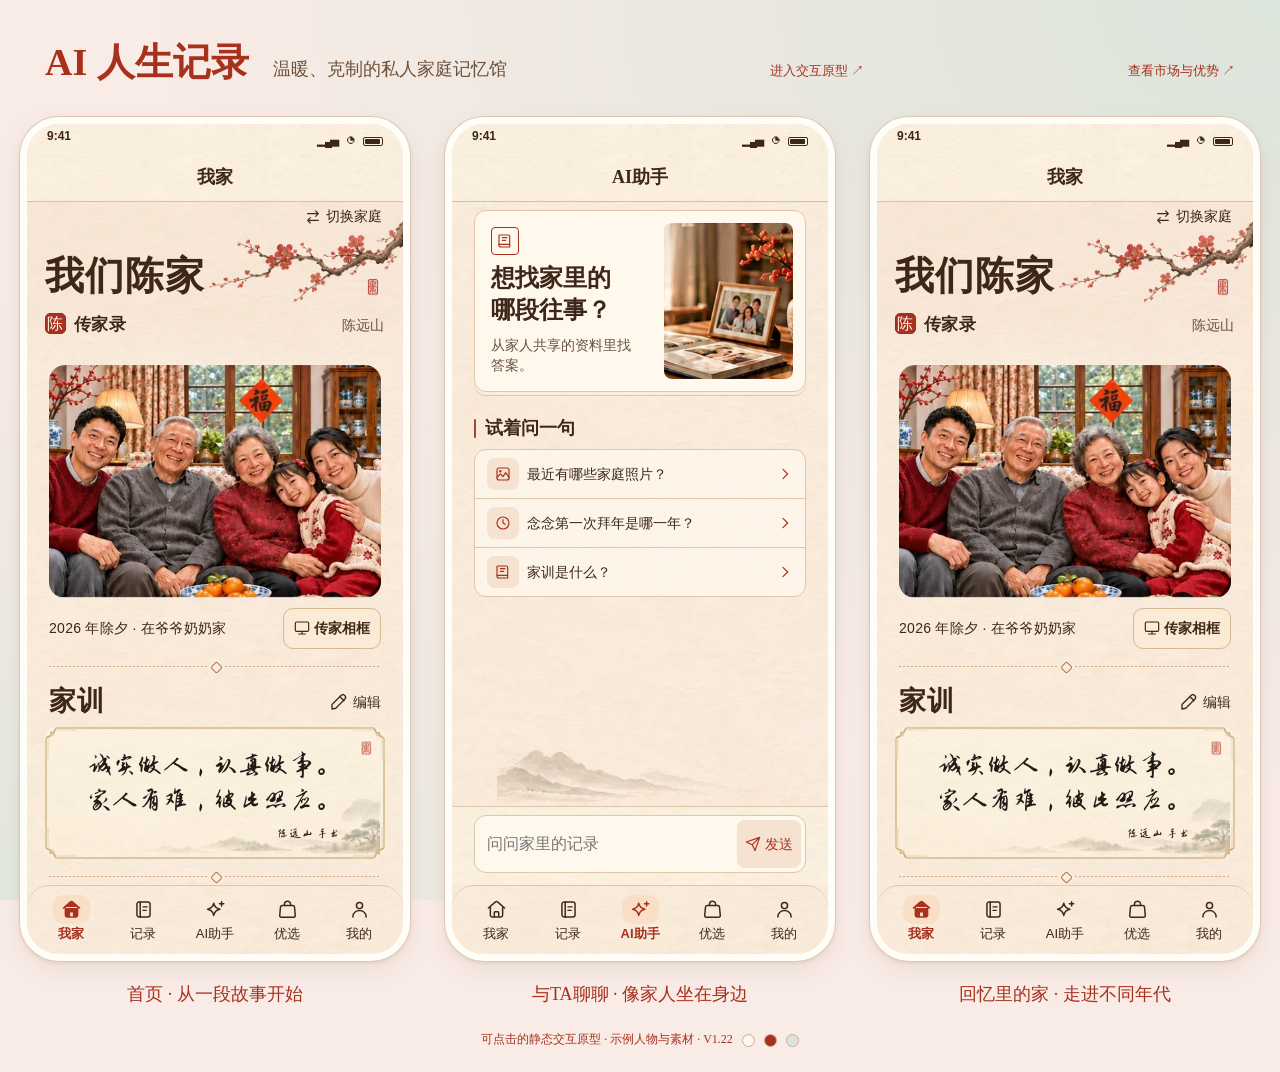
<file: site/overview.html>
<!doctype html>
<html lang="zh-CN">
<head>
  <meta charset="utf-8"><meta name="viewport" content="width=device-width, initial-scale=1">
  <title>AI 人生记录 · 原型三屏总览</title>
  <style>
    /* 总览直接嵌入同一份可交互原型，内容随当前源文件一起更新。 */
    *{box-sizing:border-box}body{margin:0;background:#F0EDE5;color:#2D2521;font-family:"Source Han Serif SC","Noto Serif SC",SimSun,serif;padding:34px 45px 24px}header{display:flex;align-items:baseline;gap:24px;max-width:1350px;margin:0 auto 26px}h1{font:600 38px/1.5 SimSun,serif;margin:0;color:#A62124}header p{font:18px/1.5 SimSun,serif;color:#8B5D3B;margin:0}header a{margin-left:auto;font-size:13px;color:#A62124;text-decoration:none}.screens{display:flex;gap:35px;justify-content:center;align-items:flex-start;max-width:1350px;margin:auto}.screen{width:390px;flex-shrink:0}.phone-frame{border:7px solid #FFFDF7;border-radius:39px;overflow:hidden;box-shadow:0 0 0 1px #C9A99A,0 18px 35px #A6212415;background:#F7F1E5}iframe{display:block;width:100%;height:830px;border:0}h2{font:18px/1.6 SimSun,serif;text-align:center;margin:19px 0 0;color:#A62124}footer{text-align:center;margin-top:22px;font-size:12px;color:#A62124}footer span{display:inline-block;width:13px;height:13px;border-radius:50%;margin-left:9px;vertical-align:middle;border:1px solid #C9A99A}@media(max-width:1000px){body{padding:25px}.screens{flex-wrap:wrap}header{flex-wrap:wrap}header a{margin-left:0}.screen{max-width:100%}}
  </style>
  <link rel="stylesheet" href="family-paper.css">
</head>
<body class="overview-document paper-document">
  <header><h1>AI 人生记录</h1><p>温暖、克制的私人家庭记忆馆</p><a href="index.html">进入交互原型 ↗</a><a href="briefing.html#strengths">查看市场与优势 ↗</a></header>
  <main class="screens">
    <section class="screen"><div class="phone-frame"><iframe title="首页交互原型" src="index.html?embedded=1&amp;example=1#home"></iframe></div><h2>首页 · 从一段故事开始</h2></section>
    <section class="screen"><div class="phone-frame"><iframe title="数字人形象交互原型" src="index.html?embedded=1&amp;example=1#chat"></iframe></div><h2>与TA聊聊 · 像家人坐在身边</h2></section>
    <section class="screen"><div class="phone-frame"><iframe title="回忆里的家交互原型" src="index.html?embedded=1&amp;example=1#space" allowfullscreen></iframe></div><h2>回忆里的家 · 走进不同年代</h2></section>
  </main>
  <footer>可点击的静态交互原型 · 示例人物与素材 · V1.22<span style="background:var(--family-paper)"></span><span style="background:var(--family-brand)"></span><span style="background:var(--family-sage)"></span></footer>
</body>
</html>
</file>
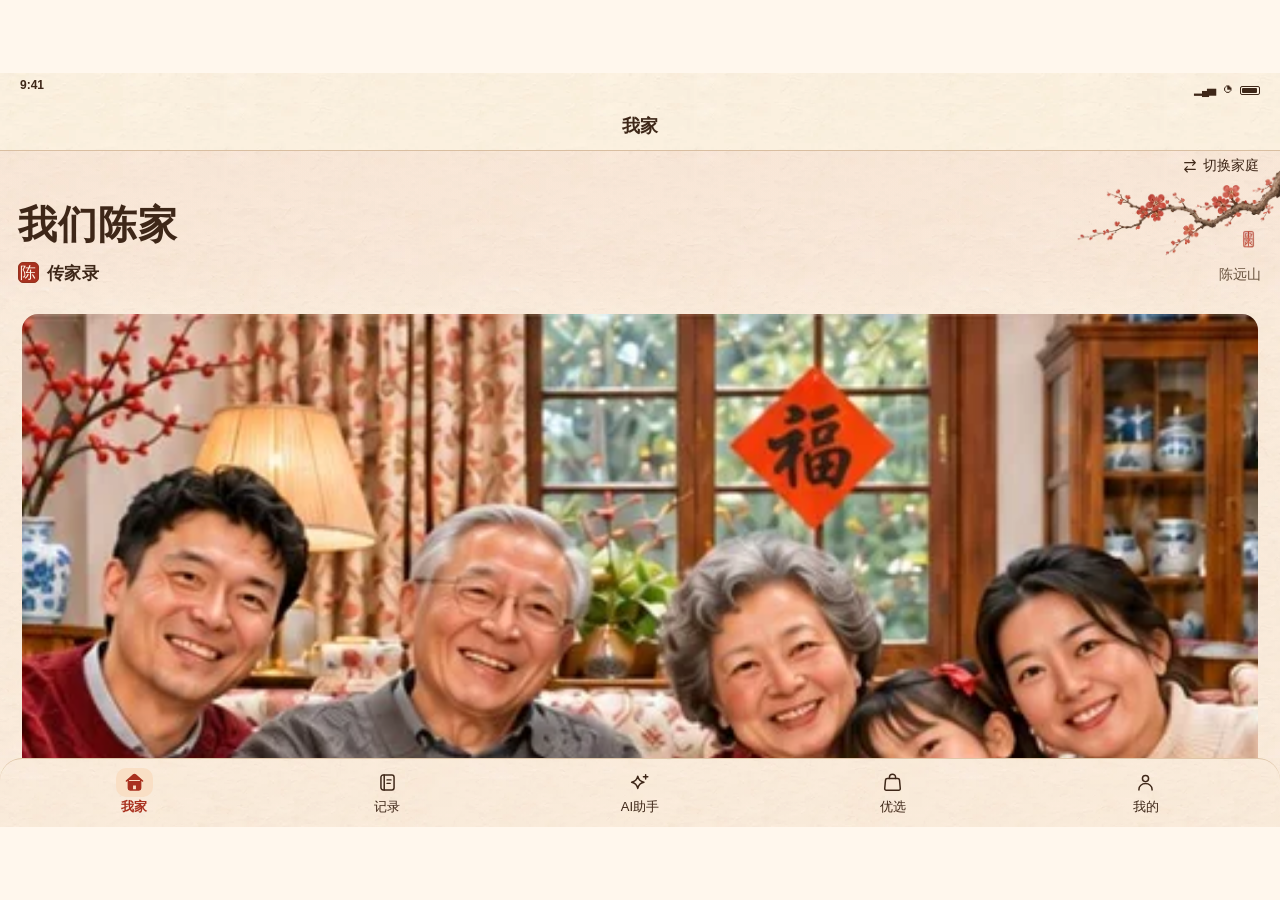
<file: site/assets/first-use-demo/product-home.html>
<!doctype html>
<html lang="zh-CN">
<head>
  <meta charset="utf-8">
  <meta name="viewport" content="width=device-width, initial-scale=1, viewport-fit=cover">
  <meta name="referrer" content="no-referrer">
  <base href="../../">
  <title>传家录 · 我家</title>
  <link rel="stylesheet" href="base.css">
  <link rel="stylesheet" href="screens.css">
  <link rel="stylesheet" href="details.css">
  <link rel="stylesheet" href="family-tree.css">
  <link rel="stylesheet" href="digital-human.css">
  <link rel="stylesheet" href="person-archive.css">
  <link rel="stylesheet" href="content-chat.css">
  <link rel="stylesheet" href="family-features.css">
  <link rel="stylesheet" href="family-home.css">
  <link rel="stylesheet" href="zhumen-theme.css">
  <link rel="stylesheet" href="zhumen-pages.css">
  <link rel="stylesheet" href="households.css">
  <link rel="stylesheet" href="house-screen-demo.css">
  <link rel="stylesheet" href="family-assistant.css">
  <link rel="stylesheet" href="family-picks.css">
  <link rel="stylesheet" href="family-paper.css">
  <link rel="stylesheet" href="family-journal.css">
  <link rel="stylesheet" href="house-screen-intro.css">
  <link rel="stylesheet" href="family-home-xuan.css">
  <link rel="stylesheet" href="assets/first-use-demo/product-home.css">
</head>
<body class="embedded">
  <div class="studio">
    <main class="stage">
      <section id="house-screen-demo" class="house-screen-demo" aria-label="传家相框演示" hidden></section>
      <div class="phone" id="phone">
        <div class="statusbar" aria-hidden="true"><b>9:41</b><div><span class="signal">▂▄▆</span><span class="wifi">◔</span><span class="battery"></span></div></div>
        <header id="app-header" class="top-nav"></header>
        <div id="app-content" class="app-content" tabindex="-1"></div>
        <nav id="bottom-nav" class="bottom-nav" aria-label="主要导航"></nav>
        <div id="toast" class="toast" role="status" aria-live="polite"></div>
        <div class="phone-dialog-layer">
          <dialog id="modal" class="modal" aria-labelledby="modal-title"><div id="modal-content"></div></dialog>
        </div>
        <div class="phone-dialog-layer">
          <dialog id="addon-modal" class="modal addon-modal" aria-labelledby="addon-modal-title"><div></div></dialog>
        </div>
      </div>
    </main>
  </div>
  <!-- 完整版运行时共用的预览节点保留在内部，不进入手机界面。 -->
  <div hidden>
    <nav id="studio-nav"></nav>
    <select id="actor-select"></select>
    <select id="width-select"></select>
    <select id="scenario-select"></select>
    <button id="font-toggle" type="button"></button>
    <button id="reset-demo" type="button"></button>
    <h2 id="review-title"></h2>
    <p id="review-description"></p>
    <pre id="state-preview"></pre>
  </div>
  <aside id="customization-demo-controls" hidden></aside>
  <script src="assets/first-use-demo/product-home-bootstrap.js" defer></script>
  <script src="data.js" defer></script>
  <script src="archive-data.js" defer></script>
  <script src="person-archive.js" defer></script>
  <script src="content-chat.js" defer></script>
  <script src="family-context.js" defer></script>
  <script src="family-home.js" defer></script>
  <script src="family-home-views.js" defer></script>
  <script src="family-history-writing.js" defer></script>
  <script src="family-home-editor.js" defer></script>
  <script src="billing.js" defer></script>
  <script src="billing-views.js" defer></script>
  <script src="family-memories.js" defer></script>
  <script src="views.js" defer></script>
  <script src="family-tree.js" defer></script>
  <script src="family-map.js" defer></script>
  <script src="family-views.js" defer></script>
  <script src="portrait-motion.js" defer></script>
  <script src="digital-human.js" defer></script>
  <script src="questions.js" defer></script>
  <script src="material-library.js" defer></script>
  <script src="answer-feedback.js" defer></script>
  <script src="actions.js" defer></script>
  <script src="households.js" defer></script>
  <script src="family-customization.js" defer></script>
  <script src="voice-recorder.js" defer></script>
  <script src="family-editions.js" defer></script>
  <script src="family-moment.js" defer></script>
  <script src="house-screen-gift.js" defer></script>
  <script src="house-screen-reminders.js" defer></script>
  <script src="house-screen-demo.js" defer></script>
  <script src="house-screen-intro.js" defer></script>
  <script src="history-book-samples.js" defer></script>
  <script src="history-service-intro.js" defer></script>
  <script src="family-assistant.js" defer></script>
  <script src="family-picks.js" defer></script>
  <script src="family-journal.js" defer></script>
  <script src="app.js" defer></script>
  <script src="assets/first-use-demo/product-home-data.js" defer></script>
  <script src="assets/first-use-demo/product-home-bridge.js" defer></script>
</body>
</html>
</file>
<file: site/base.css>
/* 设计基线：朱门红、宣纸白与宋体；所有业务页共享同一套主题色。 */
:root{--canvas:#F7F1E5;--surface:#FFFCF6;--muted:#EFE5D7;--brand:#A62124;--pressed:#811A1D;--soft:#F5E7DF;--ink:#2D2521;--secondary:#554A40;--subtle:#74675B;--copper:#945F39;--copper-soft:#F0E3CE;--line:#D8C9B7;--danger:#A13E3E;--action:#B52D2A;--unit:1;--phone-width:390px;color-scheme:light}
*{box-sizing:border-box}
body{margin:0;background:#EAE7DF;color:var(--ink);font:17px/1.65 "Microsoft YaHei","PingFang SC",sans-serif}
/* 应用内大字号放大正文和操作文字；容器随文字自然增高。 */
body.large-text{--unit:1.3}
button,input,select,textarea{font:inherit}
button,a,input,select,textarea{-webkit-tap-highlight-color:transparent}
button{cursor:pointer}
button{color:inherit}
button:disabled{cursor:default;opacity:.5}
button:focus-visible,a:focus-visible,input:focus-visible,select:focus-visible,textarea:focus-visible{outline:2px solid var(--copper);outline-offset:3px}
button{border:0}
a{color:var(--brand)}
.text-emphasis{color:var(--brand);font-weight:700}
h1,h2,h3,p{margin:0}
h1,h2,h3{line-height:1.45}
button svg{flex-shrink:0}
.icon{width:22px;height:22px;vertical-align:middle;flex-shrink:0}
.serif{font-family:"Noto Serif SC","Songti SC",SimSun,serif}
button:active:not(:disabled){transform:translateY(1px)}
.studio{min-height:100vh;display:grid;grid-template-columns:260px minmax(460px,1fr) 250px;max-width:1600px;margin:auto}
.studio-sidebar{padding:48px 30px 28px;display:flex;flex-direction:column;border-right:1px solid #D8D8CE;background:#F2EFE7}
.wordmark{font-family:SimSun,serif;font-size:25px;font-weight:700;text-decoration:none;color:var(--brand)}
.wordmark span{display:block;font:9px/2.4 Georgia,serif;letter-spacing:2.4px;color:var(--copper)}
.studio-intro{font:36px/1.6 SimSun,serif;margin:46px 0 14px}
.studio-intro em{font-style:normal;color:var(--brand)}
.studio-caption{font-size:13px;color:var(--secondary);line-height:1.9}
.studio-nav{display:grid;gap:6px;margin-top:32px}
.studio-nav button{background:transparent;display:flex;align-items:center;gap:12px;border-radius:10px;padding:11px 13px;font-size:14px;text-align:left}
.studio-nav button.active{background:#E8D9C9;color:var(--brand);font-weight:700}
.studio-nav button:hover{background:#E8D9C9}
.studio-nav .icon{width:18px;height:18px}
.studio-bottom{margin-top:auto;padding-top:30px;font-size:11px;color:var(--subtle);line-height:2}
.studio-dot{display:inline-block;width:6px;height:6px;background:var(--brand);border-radius:50%;margin-right:6px}
.stage{display:flex;flex-direction:column;align-items:center;justify-content:center;padding:24px 20px;min-width:0}
.review-toolbar{display:flex;align-items:center;justify-content:center;flex-wrap:wrap;gap:8px;font-size:11px;color:var(--secondary);margin-bottom:16px;max-width:520px}
.review-toolbar label{display:flex;align-items:center;gap:4px}
.review-toolbar select,.review-toolbar button{border:1px solid #E8D9C9;background:#F9F7F1;border-radius:7px;padding:5px 6px;font-size:11px}
.review-toolbar button[aria-pressed="true"]{background:var(--brand);color:white}
/* 汇报入口使用独立页面，保留家庭原型正在演示的状态。 */
.review-report-link{display:inline-flex;align-items:center;min-height:32px;padding:5px 8px;border:1px solid #E8D9C9;border-radius:7px;background:#F9F7F1;text-decoration:none;font-size:11px;white-space:nowrap}
.review-toolbar .gift-plan-link{background:var(--brand);border-color:var(--brand);color:var(--surface);font-weight:600}
.review-label{font-size:10px;letter-spacing:1px;margin-right:4px}
.phone{width:var(--phone-width);height:844px;max-width:100%;background:var(--canvas);border:7px solid #FFFDF7;border-radius:42px;box-shadow:0 0 0 1px #C9A99A,0 22px 55px #70202316;display:flex;flex-direction:column;overflow:hidden;position:relative}
.statusbar{height:36px;flex-shrink:0;padding:9px 22px 0;display:flex;justify-content:space-between;font:12px/1.3 Arial,sans-serif;color:var(--ink)}
.statusbar>div{display:flex;gap:8px;align-items:center}
.signal{font-size:10px;letter-spacing:-2px}
.wifi{font-size:17px}
.battery{height:9px;width:20px;border:1px solid currentColor;border-radius:2px;position:relative}
.battery:before{content:"";position:absolute;inset:1px 2px 1px 1px;background:currentColor;border-radius:1px}

.my-button{display:flex;align-items:center;gap:5px;padding:3px;background:none;font-size:calc(13px * var(--unit));white-space:nowrap;min-height:48px}
.app-content{flex:1;min-height:0;overflow-y:auto;overflow-x:hidden;scrollbar-width:thin;scrollbar-color:#C9A99A transparent;outline:none;position:relative}
.app-content:focus{outline:none}
.review-panel{padding:105px 25px 30px 20px;color:var(--secondary)}
.eyebrow{font-size:10px;letter-spacing:2px;color:var(--copper)}
.review-panel h2{font:23px/1.6 SimSun,serif;color:var(--ink);margin:15px 0}
.review-panel>p{font-size:13px;line-height:1.9}
.palette{display:flex;gap:8px;margin:24px 0}
.palette i{width:24px;height:24px;border-radius:50%;border:1px solid #E8D9C9}
.review-rule{border-top:1px solid #E8D9C9;padding-top:20px;font-size:12px}
.review-rule strong{font-size:13px;color:var(--brand)}
.review-rule p{margin-top:7px;line-height:1.8}
.review-panel details{margin-top:28px;font-size:11px}
.review-panel summary{cursor:pointer}
.review-panel pre{font:10px/1.7 monospace;white-space:pre-wrap;overflow-wrap:anywhere;margin:12px 0;padding:10px;background:#F4F3ED;border-radius:8px}
.overview-link{display:block;margin-top:22px;font-size:12px;text-decoration:none}
.stage-note{font-size:10px;color:var(--subtle);text-align:center;margin-top:10px;max-width:400px}
/* 基础内容与控件使用同一套尺寸，系统字号放大时自然增高。 */
.page{padding:8px 19px 28px;font-size:calc(17px * var(--unit))}
.page-title{font:600 calc(29px * var(--unit))/1.5 SimSun,serif;letter-spacing:-.6px;margin:2px 0 8px}
.page-subtitle{font-size:calc(14px * var(--unit));color:var(--secondary);line-height:1.7}
.section{margin-top:25px}
.section-heading{display:flex;align-items:center;justify-content:space-between;gap:8px;margin-bottom:12px}
.section-heading h2{font-size:calc(19px * var(--unit));font-weight:600}
.section-heading .text-link{font-size:calc(13px * var(--unit))}
.caption{font-size:calc(13px * var(--unit));color:var(--subtle);line-height:1.65}
.small{font-size:calc(14px * var(--unit))}
.muted{color:var(--secondary)}
.copper{color:var(--copper)}
.row{display:flex;align-items:center;gap:12px}
.between{justify-content:space-between}
.grow{flex:1;min-width:0}
.stack{display:grid;gap:12px}
.btn{display:inline-flex;align-items:center;justify-content:center;gap:8px;min-height:52px;padding:12px 18px;border-radius:12px;background:var(--brand);color:var(--surface);font-size:calc(16px * var(--unit));font-weight:500;line-height:1.5;text-align:center;white-space:normal;overflow-wrap:anywhere}
.btn:hover{background:var(--pressed)}
.btn.secondary{background:var(--soft);color:var(--brand)}
.btn.outline{background:transparent;border:1px solid #C9A99A;color:var(--brand)}
.btn.light{background:var(--surface);color:var(--brand)}
.btn.danger{background:#F5E8E4;color:var(--danger)}
.btn.compact{min-height:43px;font-size:calc(14px * var(--unit));padding:8px 12px}
.full{width:100%}
.text-link{background:none;color:var(--brand);font-size:inherit;padding:5px 0;display:inline-flex;align-items:center;gap:5px;text-decoration:none;min-height:36px;text-align:left}
.text-link .icon{width:16px;height:16px}
.icon-button{display:inline-flex;align-items:center;justify-content:center;width:48px;min-height:48px;flex-shrink:0;background:transparent;border-radius:50%}
.icon-button.soft{background:var(--soft)}
.card{background:var(--surface);border:1px solid #E8D9C9;border-radius:16px;padding:16px}
.badge{display:inline-flex;align-items:center;gap:4px;font-size:calc(13px * var(--unit));line-height:1.5;background:var(--soft);color:var(--brand);padding:4px 7px;border-radius:6px;vertical-align:middle;max-width:100%;overflow-wrap:anywhere}
.badge.warm{background:var(--copper-soft);color:var(--copper)}
.badge.gray{background:#EEEDE6;color:var(--secondary)}
.badge.error{background:#F4E7E4;color:var(--danger)}
.avatar{width:40px;height:40px;display:inline-flex;align-items:center;justify-content:center;border-radius:50%;flex-shrink:0;overflow:hidden;background:#E8D9C9;color:var(--brand);font-size:16px;font-family:SimSun,serif;font-weight:600}
.avatar img{height:100%;width:100%;object-fit:cover}
.avatar.father img{object-position:24% center}
.avatar.daughter img{object-position:76% center}
.avatar.small{width:28px;height:28px;font-size:12px}
.avatar.large{width:68px;height:68px;font-size:28px}
.avatar.rose{background:#EBDDD6;color:#875B4F}
.avatar.sand{background:#DFDCCB;color:#746344}
.tags{display:flex;flex-wrap:wrap;gap:6px}
.divider{border:0;border-top:1px solid var(--line);margin:20px 0}
.empty{padding:30px 16px;text-align:center;color:var(--secondary)}
.empty>.icon{width:34px;height:34px;color:var(--copper);margin-bottom:12px}
.empty h2{font-size:calc(19px * var(--unit));color:var(--ink);margin-bottom:10px}
.empty p{font-size:calc(14px * var(--unit));margin-bottom:18px}
.note{font-size:calc(13px * var(--unit));line-height:1.7;color:var(--secondary);background:#EEEEE5;padding:12px;border-radius:10px}
.notice{background:var(--copper-soft);color:var(--copper);border-radius:12px;padding:13px;font-size:calc(14px * var(--unit));line-height:1.65}
.toast{position:absolute;bottom:90px;left:20px;right:20px;background:#702023EF;color:white;border-radius:12px;padding:12px 16px;font-size:14px;line-height:1.7;text-align:center;pointer-events:none;opacity:0;transform:translateY(8px);transition:.2s;z-index:50}
.toast.show{opacity:1;transform:none}
.tabs{display:flex;gap:8px;margin:18px 0;flex-wrap:wrap}
.tabs button{padding:9px 16px;border-radius:9px;background:transparent;color:var(--secondary);font-size:calc(15px * var(--unit));min-height:44px}
.tabs button.active{background:var(--brand);color:white}
.form-field{display:grid;gap:7px;margin-bottom:18px}
.form-field>label{font-size:calc(15px * var(--unit));font-weight:600}
.form-field input,.form-field select,.form-field textarea{width:100%;border:1px solid #C9A99A;border-radius:11px;background:var(--surface);padding:12px;color:var(--ink);font-size:calc(16px * var(--unit));line-height:1.7;min-width:0}
.form-field textarea{min-height:150px;resize:vertical}
.check-row{display:flex;align-items:flex-start;gap:10px;font-size:calc(14px * var(--unit));padding:9px 0}
.check-row input{width:19px;height:19px;accent-color:var(--brand);margin-top:3px;flex-shrink:0}
.modal{border:0;border-radius:23px;background:var(--surface);color:var(--ink);width:min(420px,calc(100% - 28px));max-height:85dvh;padding:24px;box-shadow:0 20px 80px #70202330}
.modal::backdrop{background:#70202355}
.modal-header{display:flex;align-items:center;justify-content:space-between;margin-bottom:16px;gap:8px}
.modal-header h2{font:600 23px/1.5 SimSun,serif}
.modal p{margin-bottom:13px;font-size:15px;line-height:1.8}
.modal .icon-button{margin:-8px -10px -8px 0}
.modal .form-field>label,.modal .form-field input,.modal .form-field select,.modal .form-field textarea{font-size:16px}
.modal .btn{font-size:16px}
.modal .caption{font-size:13px}
.modal .check-row{font-size:14px}
.modal-error{color:var(--danger);font-size:14px;min-height:24px}
@media(min-width:1600px){.studio{grid-template-columns:280px minmax(500px,1fr) 290px}
.studio-sidebar{padding-left:42px}
.review-panel{padding-right:40px}}
@media(max-width:1150px){.studio{grid-template-columns:230px minmax(430px,1fr)}
.review-panel{display:none}
.studio-sidebar{padding-left:24px;padding-right:24px}}
@media(max-width:760px), (max-width:960px) and (hover:none) and (pointer:coarse){.studio{display:block}
.studio-sidebar,.review-panel,.review-toolbar{display:none}
/* 手机上只在独立原型首页展示汇报入口，内嵌演示保持完整的手机画面。 */
body:not(.embedded) .stage:has(> .phone[data-route="home"]) > .review-toolbar{display:flex;align-self:stretch;justify-content:flex-end;margin:0;max-width:none;padding:4px 12px;background:var(--surface);border-bottom:1px solid var(--line)}
.review-toolbar > :not(.review-report-link){display:none}
.stage{padding:0;height:100dvh}
.phone{width:100%!important;height:auto;flex:1;min-height:0;border:0;border-radius:0;box-shadow:none}
.statusbar{display:none}

.stage-note{display:none}
.page{padding-left:20px;padding-right:20px}
.modal{max-height:90dvh}
}
body.embedded{background:var(--canvas)}
.embedded .studio{display:block;min-height:0}
.embedded .studio-sidebar,.embedded .review-panel,.embedded .review-toolbar,.embedded .stage-note{display:none}
.embedded .stage{padding:0}
.embedded .phone{width:100%!important;height:100dvh;max-width:none;border:0;box-shadow:none;border-radius:0}
.embedded .statusbar{display:flex}

@media(prefers-reduced-motion:reduce){*{scroll-behavior:auto!important;animation:none!important;transition:none!important}}
.phone .caption{font-size:calc(14px * var(--unit))}
.phone .text-link{min-height:44px}
.phone button,.modal button,.check-row{min-height:48px}

/* 定制演示工具与业务页面独立显示。 */
#customization-demo-controls {
  position: fixed;
  right: 20px;
  bottom: 20px;
  z-index: 50;
  width: 220px;
  padding: 16px;
  border: 1px solid var(--line);
  border-radius: 12px;
  background: var(--surface);
  box-shadow: 0 5px 20px #70202322;
  font-size: 12px;
}
#customization-demo-controls[hidden] { display: none; }
#customization-demo-controls p { margin: 8px 0 12px; }
#customization-demo-controls .btn { font-size: 12px; }
@media (max-width: 900px) {
  #customization-demo-controls { right: 8px; bottom: 112px; width: 145px; padding: 10px; }
}
@media (max-width: 600px) {
  #customization-demo-controls { bottom: 96px; width: 155px; }
  #customization-demo-controls > strong { font-size: 11px; }
  #customization-demo-controls > p { display: none; }
}
</file>
<file: site/screens.css>
/* 人生与数字人页面：围绕内容排版，保持统一的媒体与操作层级。 */
.film-cover{display:block;width:100%;aspect-ratio:16/9;position:relative;padding:0;background:#D8D8CE;overflow:hidden;border-radius:13px;text-align:left}
.film-cover>img{display:block;width:100%;height:100%;object-fit:cover}
.film-shade{position:absolute;inset:45% 0 0;background:linear-gradient(transparent,#70202355)}
.film-play{position:absolute;bottom:12px;left:12px;display:flex;align-items:center;gap:6px;border-radius:30px;padding:5px 9px;color:white;background:#7020237A;z-index:1;font:12px/1.5 Arial,sans-serif}
.film-play .icon{width:17px;height:17px;fill:white}
.film-caption{display:flex;justify-content:space-between;gap:10px;align-items:center;margin-top:12px}
.film-caption h2{font-size:calc(19px * var(--unit));font-weight:600;margin-bottom:4px}
.film-caption .caption{font-size:calc(13px * var(--unit))}
.person-heading{display:flex;align-items:center;gap:14px;padding:7px 0 12px}
.person-heading .page-title{font-size:calc(24px * var(--unit));margin:0}
.person-heading .caption{font-size:calc(13px * var(--unit))}
.card-title{font-size:calc(18px * var(--unit))}
.story-detail blockquote{font:calc(21px * var(--unit))/1.8 SimSun,serif;color:var(--brand);padding:12px 0 12px 16px;border-left:3px solid #AF9778;margin:25px 0}
.story-paragraph{font-size:calc(17px * var(--unit));line-height:1.9;margin-bottom:20px}
.story-tools{display:flex;gap:10px;margin-bottom:13px}
.story-tools .btn{flex:1;padding-left:10px;padding-right:10px}
.chat-messages{display:grid;gap:12px}
.message{padding:13px 14px;border-radius:13px;background:#F7F1E5;font-size:calc(15px * var(--unit));line-height:1.8;overflow-wrap:anywhere}
.message p{margin:5px 0}
.message-label{display:flex;align-items:center;gap:5px;font-size:calc(13px * var(--unit));color:var(--brand);font-weight:600}
.message-label .icon{width:15px;height:15px}
.message .text-link{font-size:calc(13px * var(--unit));min-height:29px;padding:1px 0}
.message.inference{background:#F1E8DA}
.message.inference .message-label{color:var(--copper)}
.message small{display:block;font-size:calc(13px * var(--unit));color:var(--secondary)}
.message.user{background:var(--brand);color:white;margin-left:24px}
.suggestions{display:flex;flex-wrap:wrap;gap:7px;margin-top:15px}
.suggestion{font-size:calc(13px * var(--unit));color:var(--brand);padding:8px 10px;border:1px solid #C9A99A;background:transparent;border-radius:9px;text-align:left;min-height:40px}
.voice-main{width:76px;height:76px;border-radius:50%;display:flex;align-items:center;justify-content:center;background:var(--brand);color:white;box-shadow:0 6px 20px #7020231A}
.voice-main .icon{width:33px;height:33px}
.chat-form{display:flex;gap:8px;margin:16px 0 4px}
.chat-form input{border:1px solid #C9A99A;border-radius:12px;background:var(--surface);padding:12px;font-size:calc(14px * var(--unit));width:100%;min-width:0;color:var(--ink)}
.chat-form button{width:50px;min-width:50px;min-height:50px;border-radius:12px;background:var(--brand);color:white}
.sr-only{position:absolute;width:1px;height:1px;overflow:hidden;clip:rect(0,0,0,0);white-space:nowrap}
@keyframes pulse{to{transform:scaleY(.35);opacity:.5}}
.message{font-size:calc(17px * var(--unit))}
.phone .message .text-link{min-height:44px}
/* 大字号下改用内容流，避免空间故事面板和热点互相覆盖。 */
.large-type .film-caption{flex-wrap:wrap}
.large-type .story-tools{flex-wrap:wrap}
.large-type .person-heading{align-items:flex-start}
.large-type .person-heading .avatar{width:45px;height:45px}
.large-type .message{padding:13px}
.large-type .chat-form{flex-wrap:wrap}
.large-type .chat-form input{flex-basis:100%}
.large-type .chat-form button{width:100%}
</file>
<file: site/details.css>
/* 家庭、记录和会员的辅助页面，沿用全局字号缩放。 */
/* 问题卡的长标题和回复在窄屏、大字号下允许换行，不把状态标记挤出卡片。 */
.question-card{min-width:0;overflow-wrap:anywhere}
.question-card>.row{flex-wrap:wrap;gap:8px;align-items:flex-start}
.question-card .story-paragraph{white-space:pre-wrap}
.invite-hero{text-align:center;padding:13px 0}
.invite-hero .avatar{width:75px;height:75px;margin-bottom:12px}
.invite-hero .page-title{font-size:calc(27px * var(--unit));margin-top:8px}
.invite-hero>p:last-child{font-size:calc(14px * var(--unit));color:var(--secondary)}
.invite-hero~.card .badge{margin-top:12px}
.invitation-actions{display:flex;gap:10px;margin-top:14px}
/* 个人中心用紧凑的整块服务入口，长状态与大字号自然换行，不再占用整张促销卡片。 */
.profile-service-summary{display:flex;align-items:center;gap:12px;width:100%;padding:14px 16px;border-radius:14px;background:var(--soft);color:var(--brand);text-align:left}
.profile-service-summary>span{flex:1;min-width:0;overflow-wrap:anywhere}
.profile-service-summary strong{display:block;font-size:calc(16px * var(--unit))}
.profile-service-summary small,.profile-service-summary em{display:block;font-size:calc(12px * var(--unit));font-style:normal;line-height:1.7}
.profile-service-summary small{color:var(--secondary);margin:3px 0}
.profile-service-summary>.icon{width:17px;flex-shrink:0}
.profile-main-menu{margin-top:12px}
.quota-grid{display:grid;grid-template-columns:1fr 1fr;border-bottom:1px solid var(--line);margin:20px 0 8px;padding-bottom:20px}
.quota-grid>div{padding-left:15px}
.quota-grid>div:first-child{padding-left:5px;border-right:1px solid var(--line)}
.quota-grid strong{font:28px/1.5 Georgia,serif;color:var(--brand);display:block}
.quota-grid strong small{font:calc(13px * var(--unit))/1.5 "Microsoft YaHei",sans-serif;color:var(--secondary)}
.quota-grid span{font-size:calc(13px * var(--unit));color:var(--secondary)}
.menu-row{display:flex;align-items:center;gap:12px;min-height:61px;padding:10px 0;border-bottom:1px solid #E8D9C9;background:none;text-align:left;width:100%;font-size:calc(15px * var(--unit))}
.menu-row>.icon:first-child{color:var(--brand);width:20px}
.menu-row>span{flex:1;min-width:0}
.menu-row>.icon:last-child{width:16px;color:var(--subtle)}
.note>p{margin-top:8px}
.membership-page>.eyebrow{font-size:calc(13px * var(--unit));letter-spacing:1px}
.membership-page .page-title{font-size:calc(31px * var(--unit));margin:9px 0 10px}
.current-entitlement{padding:15px 0;border-bottom:1px solid var(--line);margin:13px 0 20px}
.current-entitlement>span{display:flex;gap:6px;align-items:center;font-size:calc(14px * var(--unit));color:var(--brand);font-weight:600}
.current-entitlement>span>.icon{width:16px}
.current-entitlement>p{font-size:calc(13px * var(--unit));color:var(--secondary);margin-top:5px;line-height:1.8}
.plan-card{padding:20px 17px;border:1px solid #C9A99A;border-radius:17px;background:var(--surface);margin-bottom:17px}
.plan-card.featured{border:1px solid var(--brand);background:#F7F1E5}
.plan-card h2{font-size:calc(20px * var(--unit));font-family:SimSun,serif}
.plan-card .row{flex-wrap:wrap}
.plan-card>.caption{font-size:calc(13px * var(--unit));margin-top:9px;line-height:1.8}
.plan-price{margin:15px 0 16px;display:flex;align-items:baseline;gap:7px;flex-wrap:wrap}
.plan-price strong{font:36px/1.4 Georgia,serif;color:var(--brand);letter-spacing:-1px}
.plan-price span{font-size:calc(13px * var(--unit));color:var(--secondary)}
.plan-card ul{padding:0;margin:0 0 20px;list-style:none;display:grid;gap:12px}
.plan-card li{font-size:calc(13px * var(--unit));line-height:1.7;display:flex;gap:8px;align-items:flex-start}
.plan-card li .icon{width:16px;height:16px;flex-shrink:0;margin-top:3px;color:var(--brand)}
.plan-card .btn{font-size:calc(15px * var(--unit))}
.plan-card .badge{font-size:calc(13px * var(--unit))}
.checkout-price{display:flex;justify-content:space-between;gap:12px;padding:10px 0;font-size:15px;border-bottom:1px solid var(--line)}
.checkout-price.total{font-weight:700;font-size:20px;color:var(--brand);border:0;margin-bottom:10px}
.audio-demo{background:var(--soft);padding:16px;border-radius:12px;margin-bottom:15px}
.audio-demo .row{justify-content:center}
.audio-demo .wave{margin-top:15px}
.person-modal-top{display:flex;align-items:center;gap:14px;margin-bottom:18px}
.person-modal-top h3{font:600 24px/1.6 SimSun,serif}
.privacy-options{display:grid;gap:8px;margin:15px 0}
.privacy-options label{display:flex;gap:10px;align-items:flex-start;background:#F7F1E5;padding:12px;border-radius:10px;font-size:15px}
.privacy-options input{margin-top:5px;accent-color:var(--brand)}
.source-transcript{font:17px/1.9 SimSun,serif;padding:20px;border-left:2px solid #BCA484;background:#F4F1E7;margin:15px 0}
.pending-item{border:1px solid var(--line);border-radius:12px;padding:14px;margin-bottom:14px}
.pending-item strong{font-size:17px}
.pending-item p{font-size:14px;color:var(--secondary);margin-top:8px}
.family-selector{display:grid;gap:10px}
.family-selector button{background:var(--soft);border-radius:12px;padding:15px;text-align:left;display:flex;align-items:center;gap:10px;font-size:16px}
.family-selector small{display:block;color:var(--secondary);font-size:12px}
.large-type .plan-price strong{font-size:44px}
.large-type .quota-grid{grid-template-columns:1fr;gap:15px}
.large-type .quota-grid>div{padding:0}
.large-type .quota-grid>div:first-child{padding:0;border-right:0}
.state-examples{display:grid;gap:8px;margin-top:22px;font-size:11px}
.state-examples select{padding:7px;border:1px solid #C9A99A;background:#F7F6F0;border-radius:7px;font-size:12px;min-width:0}
.state-examples p{font-size:11px;color:var(--subtle)}
.large-text .modal p,.large-text .modal .form-field>label,.large-text .modal .check-row{font-size:calc(15px * var(--unit))}
.large-text .modal .btn,.large-text .modal .form-field input,.large-text .modal .form-field select{font-size:calc(16px * var(--unit))}
.large-text .modal .caption{font-size:calc(13px * var(--unit))}
.large-text .modal .checkout-price{font-size:calc(15px * var(--unit));flex-wrap:wrap}
.large-text .modal .source-transcript{font-size:calc(17px * var(--unit))}
.welcome-page>img{display:block;width:100%;height:205px;object-fit:cover}
.welcome-page .page{padding-top:24px}
.welcome-page .card .caption{margin:7px 0 14px}



/* 共享权益与原型边界工具支持放大字号和窄屏换行。 */
.billing-demo{padding:14px;border:1px dashed var(--line);border-radius:12px}
.billing-demo .btn{margin:8px 6px 0 0;white-space:normal}
.billing-chat-quota{display:flex;gap:8px;align-items:center;flex-wrap:wrap;font-size:12px;flex-shrink:0}
.billing-chat-quota span{flex:1 1 160px}
</file>
<file: site/family-tree.css>
.share-viewers{border:1px solid var(--line,#E8D9C9);border-radius:12px;padding:10px 12px;margin:12px 0 18px;min-width:0}
.share-viewers legend{font-size:calc(13px * var(--unit));color:var(--secondary);padding:0 4px}
.share-viewers .check-row{border-bottom:1px solid #F7F1E5;padding:9px 0}
.share-viewers .check-row:last-of-type{border-bottom:0}
.share-viewers .check-row small{display:block;color:var(--secondary);font-size:calc(12px * var(--unit));line-height:1.6}
.record-context{font-size:calc(13px * var(--unit));line-height:1.7;margin-bottom:14px;padding:10px 12px;border-radius:10px;background:var(--soft)}
.record-context strong{display:block;font-weight:500}
</file>
<file: site/digital-human.css>
/* 家人会面式页面：二维视频主画面、字幕式对话、稳定输入区；不加载三维人物。 */
/* 标题栏只保留一个轻量消息入口，红点同时用于本人待办与家人未读结果。 */
.chat-message-trigger{position:relative;display:flex;align-items:center;gap:4px;flex-shrink:0;min-height:44px;padding:6px 10px;background:none;color:var(--brand);font-size:calc(13px * var(--unit))}
.chat-message-trigger>.icon{width:18px;height:18px}
.chat-task-dot{position:absolute;top:6px;right:4px;width:8px;height:8px;border-radius:50%;background:#C7463F;pointer-events:none}
.chat-message-list>.menu-row{position:relative;padding-right:20px}
.chat-message-list .chat-task-dot{top:calc(50% - 4px);right:24px}
.avatar-page{height:auto;flex:1;min-height:0}
.chat-page-shell>.page:not(.avatar-page){flex:1;min-height:0;overflow:auto}
.avatar-page{height:100%;display:flex;flex-direction:column;gap:10px;padding:4px 18px 10px;overflow:hidden}
.avatar-body{flex:1;min-height:0;display:flex;flex-direction:column;gap:10px;overflow:auto;scrollbar-width:thin}
.avatar-page-heading{display:flex;align-items:center;justify-content:space-between;gap:12px;flex-shrink:0;padding:0 2px 2px}
.avatar-page-heading .avatar-eyebrow{font-size:calc(11px * var(--unit));letter-spacing:1px;color:var(--copper);margin:0 0 3px}
.avatar-page-heading h1{font:600 calc(25px * var(--unit))/1.45 SimSun,serif;letter-spacing:.5px;margin:0;color:#702023}
.avatar-page-heading p{font-size:calc(12px * var(--unit));line-height:1.6;color:var(--secondary);margin:4px 0 0}
.avatar-about-button{display:flex;align-items:center;justify-content:center;flex:0 0 40px;height:40px;border:1px solid #E8D9C9;border-radius:50%;background:#FFFEFA;color:var(--brand)}
.avatar-about-button .icon{width:17px;height:17px}
.avatar-stage{position:relative;isolation:isolate;min-height:350px;flex:1 0 350px;border-radius:23px;overflow:hidden;background:#DDD7CA;box-shadow:0 7px 24px #45382410}
.avatar-media{position:absolute;inset:0}
.avatar-portrait{position:absolute;inset:0;width:100%;height:100%;object-fit:cover;object-position:50% 31%;z-index:0}
.avatar-image-shade{position:absolute;inset:0;z-index:1;pointer-events:none;background:linear-gradient(180deg,#2E281017,transparent 32%,transparent 48%,#7020233D 100%)}
.avatar-preview-label{position:absolute;top:13px;left:13px;z-index:3;border:1px solid #FFFFFF70;background:#FFFDF2CE;backdrop-filter:blur(12px);border-radius:20px;padding:5px 9px;font-size:11px;line-height:1.5;color:#702023;pointer-events:none}
.avatar-dialogue{position:absolute;bottom:14px;left:12px;right:12px;z-index:3}
.avatar-conversation{max-height:182px;min-height:0;overflow:auto;display:grid;align-content:start;gap:9px;padding:1px 3px;scrollbar-width:thin;scrollbar-color:#E8D9C9 transparent}
.avatar-greeting{background:#FFFEFAF0;border:1px solid #FFFFFFB0;border-radius:17px;padding:12px 14px;box-shadow:0 3px 15px #70202310;backdrop-filter:blur(16px)}
.avatar-greeting>span{display:flex;align-items:center;gap:7px;font-size:calc(13px * var(--unit));color:var(--brand);font-weight:600}
.avatar-greeting>span small{font-size:calc(10px * var(--unit));font-weight:400;letter-spacing:.5px;color:#92665D}
.avatar-greeting p{font-size:calc(15px * var(--unit));line-height:1.75;margin:5px 0 0;color:#702023;overflow-wrap:anywhere}
.avatar-conversation .message{margin:0;padding:11px 13px;border-radius:15px;font-size:calc(14px * var(--unit));background:#FFFEFAF5;backdrop-filter:blur(16px);max-width:100%;width:auto}
.avatar-conversation .message.user{justify-self:end;max-width:90%;background:#702023F0;color:#FFFDF7;border-color:#702023}
.avatar-conversation .message-label{font-size:calc(11px * var(--unit));line-height:1.6}
.avatar-conversation .message p{white-space:pre-wrap;overflow-wrap:anywhere;line-height:1.75}
.avatar-conversation .message.user p{color:inherit}
.avatar-conversation .content-chat-links{flex-wrap:wrap}
.avatar-conversation .text-link{font-size:calc(12px * var(--unit))}
.avatar-live-status{display:flex;align-items:center;justify-content:center;gap:5px;flex-shrink:0}
.avatar-live-status>span{width:5px;height:5px;border-radius:50%;background:#92665D;flex-shrink:0}
.avatar-live-status p{font-size:10px;line-height:1.5;margin:0;color:var(--subtle);text-align:center}
.avatar-context{display:flex;gap:8px;align-items:center;justify-content:space-between;padding:8px 10px;background:#ECE9DF;border-radius:10px;font-size:calc(12px * var(--unit));flex-shrink:0}
.avatar-context span{min-width:0;overflow-wrap:anywhere}
.avatar-context .text-link{flex-shrink:0}
.avatar-footer{flex-shrink:0;display:flex;flex-direction:column;gap:9px;padding-top:2px;background:var(--canvas)}
.avatar-quick-actions{display:flex;gap:8px;align-items:center;flex-wrap:wrap}
.avatar-topic{display:inline-flex;align-items:center;justify-content:center;gap:5px;min-height:36px;padding:7px 12px;border-radius:20px;border:1px solid #E8D9C9;background:#FFFEF8;color:#A62124;font-size:calc(12px * var(--unit));line-height:1.5;max-width:100%;text-align:left}
.avatar-topic .icon{width:13px;height:13px;flex-shrink:0}
.avatar-page .chat-form{margin:0;padding:6px 6px 6px 15px;gap:8px;min-height:58px;flex-shrink:0;border:1px solid #E8D9C9;border-radius:30px;background:#FFFEFA;box-shadow:0 4px 16px #70202305}
.avatar-page .chat-form input{min-width:0;padding:6px 0;border:0;border-radius:0;background:none;box-shadow:none;font-size:calc(14px * var(--unit));line-height:1.6}
.avatar-page .chat-form input:focus{outline:0}
.avatar-page .chat-form:focus-within{border-color:#92665D;box-shadow:0 0 0 3px #92665D17}
.avatar-page .chat-form button{display:flex;align-items:center;justify-content:center;flex:0 0 44px;width:44px;height:44px;min-height:44px;border-radius:50%;background:var(--brand);color:#FFFDF7;box-shadow:0 3px 8px #70202317}
.avatar-page .chat-form button .icon{width:20px;height:20px}
.avatar-service-note{font-size:10px;color:#92665D;line-height:1.5;text-align:center;margin:0;flex-shrink:0;letter-spacing:.5px}
/* 大字号将标题、人像和问候分行，页面随对话内容自然向下滚动。 */
.large-type .avatar-page{height:auto;min-height:100%;overflow:visible}
.large-type .avatar-body{overflow:visible;flex:none}
.phone.large-type .avatar-stage{flex:none;min-height:0}
.phone.large-type .avatar-page-heading{position:static;padding:12px;background:var(--surface)}
.phone.large-type .avatar-page-heading>div{min-width:0}
.phone.large-type .avatar-page-heading h1{font-size:calc(20px * var(--unit));text-shadow:none}
.phone.large-type .avatar-page-heading p{color:var(--secondary)}
.phone.large-type .avatar-about-button{color:var(--brand)}
.large-type .avatar-media{position:relative;aspect-ratio:4/3}
.large-type .avatar-dialogue{position:relative;inset:auto;margin:12px}
.large-type .avatar-conversation{max-height:420px}
.large-type .avatar-preview-label{inset:auto 12px 12px auto;font-size:14px}
.large-type .avatar-live-status p,.large-type .avatar-service-note{font-size:14px}
.large-type .avatar-page .chat-form{border-radius:22px;align-items:center}
/* 回应指示和气泡只负责反馈；人物动作由本地二维视频提供。 */
.avatar-live-status[data-phase="replying"]>span{background:#A62124;animation:reply-pulse 1s ease-in-out infinite}
.avatar-conversation .message:last-child{animation:dialogue-arrive .35s ease-out}
@keyframes reply-pulse{50%{opacity:.35}}
@keyframes dialogue-arrive{from{opacity:0;transform:translateY(5px)}to{opacity:1;transform:translateY(0)}}
@media(prefers-reduced-motion:reduce){.avatar-live-status>span,.avatar-conversation .message:last-child{animation:none}}
/* 视频会面式构图：人物占满画面，姓名和演示时长轻叠在顶部。 */
.avatar-page-heading{position:absolute;top:17px;left:17px;right:14px;z-index:3;align-items:flex-start}
.avatar-page-heading h1{color:#FFFDF7;text-shadow:0 1px 8px #70202350}
.avatar-page-heading p,.avatar-page-heading .avatar-eyebrow{color:#FFFDF5D9}
.avatar-eyebrow span{display:inline-block;margin-left:9px;font-family:Arial,sans-serif;font-variant-numeric:tabular-nums;letter-spacing:1px}
.avatar-about-button{color:white;background:#FFFFFF1F;border-color:#FFFFFF55;backdrop-filter:blur(12px)}
.avatar-preview-label{left:auto;right:14px;top:77px;color:#FFFEF9;background:#70202366;border-color:#FFFFFF55}
.avatar-image-shade{background:linear-gradient(180deg,#702023AD,transparent 38%,transparent 49%,#7020234D)}
.avatar-call-controls{display:flex;justify-content:center;gap:10px}
.avatar-call-action{display:inline-flex;align-items:center;justify-content:center;gap:7px;min-height:40px;padding:8px 15px;border:1px solid #E8D9C9;border-radius:22px;background:#F7F1E5;color:#A62124;font-size:calc(12px * var(--unit));line-height:1.5;flex:1;min-width:0}
.avatar-call-action .icon{width:16px;height:16px;flex-shrink:0}
.avatar-call-action.end{background:#B86B5B;color:#FFFEF7;border-color:#B86B5B}
/* 共享额度独立排在视频下方，不覆盖人物，长文案与大字号由普通文档流承接。 */
.avatar-body>.billing-chat-quota{position:static;margin:0;padding:8px 10px}
/* 人物动作来自本地二维视频，不再通过移动整张照片模拟人物在动。 */
.portrait-motion,.portrait-clips{position:absolute;inset:0;z-index:1}
.portrait-clips video{position:absolute;inset:0;width:100%;height:100%;object-fit:cover;object-position:50% 31%;opacity:0;transition:opacity .18s ease;pointer-events:none}
.portrait-motion[data-mode="idle"] video[data-kind="idle"],.portrait-motion[data-mode="speaking"] video[data-kind="speaking"],.portrait-motion[data-mode="settling"] video[data-kind="settling"]{opacity:1}
.portrait-motion-retry{position:absolute;left:50%;top:44%;transform:translateX(-50%);z-index:4;background:#FFFEFAED;color:var(--brand);padding:10px 15px;border:1px solid #E8D9C9;border-radius:20px;font-size:14px}
.portrait-motion-retry[hidden]{display:none}
@media(prefers-reduced-motion:reduce){.portrait-clips video{transition:none}}
</file>
<file: site/person-archive.css>
/* 人物档案保持宣纸白、朱门红和清楚的资料分类，四个主要入口始终可见。 */
.archive-person-picker{margin-bottom:12px}
.archive-person-picker label{font-size:calc(12px * var(--unit));color:var(--secondary)}
.person-archive-page .person-heading{align-items:flex-start}
.person-archive-page .page-title{font-size:calc(23px * var(--unit));line-height:1.5}
.archive-shortcuts{display:grid;grid-template-columns:repeat(2,minmax(0,1fr));gap:10px;margin:18px 0}
.archive-shortcut{min-width:0;position:relative;display:grid;grid-template-columns:24px 1fr;align-items:center;gap:6px 8px;text-align:left;background:#FFFEFA;border:1px solid #E8D9C9;padding:14px 12px;border-radius:14px;color:var(--ink)}
.archive-shortcut>.icon{width:21px;height:21px;color:var(--brand)}
.archive-shortcut strong{font-size:calc(15px * var(--unit));font-weight:600;line-height:1.5}
.archive-shortcut>span{grid-column:2;color:var(--copper);font-size:calc(13px * var(--unit))}
.archive-shortcut small{grid-column:1/-1;color:var(--secondary);font-size:calc(11px * var(--unit));line-height:1.7}
.archive-shortcut.active{border-color:var(--brand);background:#F7F1E5;box-shadow:inset 0 0 0 1px var(--brand)}
.archive-secondary-tabs{display:flex;gap:7px;flex-wrap:wrap;padding-bottom:13px;margin-bottom:18px;border-bottom:1px solid var(--line)}
.archive-secondary-tabs button{padding:8px 12px;border-radius:8px;background:none;font-size:calc(13px * var(--unit));color:var(--secondary)}
.archive-secondary-tabs button.active{background:var(--brand);color:white}
.video-type-filters{display:flex;flex-wrap:wrap;gap:7px;margin:15px 0;min-width:0}
.video-type-filters button{display:flex;align-items:center;gap:6px;min-height:40px;padding:8px 10px;border:1px solid #E8D9C9;border-radius:11px;background:#FFFEFA;color:var(--secondary);font-size:calc(12px * var(--unit));line-height:1.6;white-space:normal}
.video-type-filters button.active{background:var(--brand);border-color:var(--brand);color:white}
.video-type-filters button span{font-size:calc(11px * var(--unit));opacity:.8}
.archive-grid{display:grid;grid-template-columns:repeat(2,minmax(0,1fr));gap:13px}
.archive-media-card{display:flex;flex-direction:column;min-width:0;border:1px solid #E8D9C9;border-radius:12px;overflow:hidden;background:var(--surface);padding:0;text-align:left;color:var(--ink)}
.archive-cover{display:block;position:relative;width:100%;aspect-ratio:16/10;overflow:hidden;background:var(--soft)}
.archive-cover img{width:100%;height:100%;object-fit:cover;display:block}
.archive-cover>span{position:absolute;bottom:7px;left:7px;display:flex;align-items:center;gap:4px;padding:3px 6px;border-radius:6px;background:#702023B8;color:white;font-size:11px}
.archive-cover .icon{width:13px;height:13px;fill:currentColor}
.archive-card-copy{display:block;padding:10px;min-width:0;overflow-wrap:anywhere}
.archive-card-copy strong{display:block;font-size:calc(14px * var(--unit));line-height:1.6;margin:6px 0}
.archive-card-copy small,.archive-card-copy em{display:block;font-size:calc(11px * var(--unit));line-height:1.7;color:var(--secondary);font-style:normal}
.archive-card-copy .badge{font-size:calc(10px * var(--unit));padding:3px 6px}
.archive-photo-strip{display:grid;grid-template-columns:repeat(3,minmax(0,1fr));gap:8px}
.archive-photo-strip .archive-cover{aspect-ratio:1}
.archive-photo-strip .archive-card-copy{padding:7px}
.archive-photo-strip .archive-card-copy strong{font-size:calc(12px * var(--unit))}
.archive-photo-strip .archive-card-copy small,.archive-photo-strip .tags{display:none}
.archive-bio-preview{padding:20px 17px;border-radius:15px;background:#ECEADF;border:1px solid #DADACC}
.archive-bio-preview h2{font:600 calc(21px * var(--unit))/1.7 SimSun,serif;margin:7px 0}
.archive-bio-preview>p:not(.eyebrow){font-size:calc(14px * var(--unit));line-height:1.9;color:var(--secondary);margin-bottom:15px}
.archive-biography h2{font-size:calc(25px * var(--unit));line-height:1.7;margin-bottom:18px}
.archive-chapter{border-bottom:1px solid var(--line);padding:15px 0}
.biography-mode-switch{display:flex;gap:5px;padding:5px;border:1px solid #E8D9C9;border-radius:13px;background:#EEEEE6;margin:4px 0 20px;min-width:0}
.biography-mode-switch button{flex:1;min-width:0;min-height:42px;padding:9px 6px;border-radius:9px;font-size:calc(13px * var(--unit));line-height:1.6;color:var(--secondary);white-space:normal}
.biography-mode-switch button.active{background:#FFFEFA;color:var(--brand);box-shadow:0 1px 4px #70202312;font-weight:600}
.biography-additions article{padding:12px 0;border-bottom:1px solid var(--line)}
.biography-additions h4{font-size:calc(16px * var(--unit));line-height:1.7;color:var(--brand)}
.archive-chapter summary{cursor:pointer;font-size:calc(17px * var(--unit));color:var(--brand);line-height:1.8}
.archive-chapter summary small{display:block;font-size:calc(12px * var(--unit));color:var(--copper);margin:3px 0 10px}
.archive-story-row{display:flex;gap:12px;align-items:center;text-align:left;border-bottom:1px solid var(--line);padding:16px 0;background:none;width:100%;color:var(--ink)}
.archive-story-year{font:calc(16px * var(--unit))/1.7 Georgia,serif;color:var(--copper);flex-shrink:0}
.archive-story-row>span:nth-child(2){flex:1;min-width:0}
.archive-story-row strong{display:block;font-size:calc(16px * var(--unit));line-height:1.7}
.archive-story-row small{display:block;font-size:calc(12px * var(--unit));color:var(--secondary);line-height:1.8}
.archive-demo-note{font-size:calc(11px * var(--unit));color:var(--subtle);line-height:1.8;margin-top:24px}
.archive-player video{display:block;width:100%;aspect-ratio:16/9;background:#702023;border-radius:12px}
.archive-player>.caption{margin-top:9px}
.archive-captions{margin:16px 0;padding:12px;border:1px solid var(--line);border-radius:12px;font-size:calc(14px * var(--unit));line-height:1.8}
.archive-captions summary{cursor:pointer;color:var(--brand)}
.archive-captions ol{padding-left:22px;margin:12px 0 0}
.archive-captions li{margin-bottom:9px}
.archive-captions li>span{font-size:calc(12px * var(--unit));color:var(--copper)}
.archive-photo-detail{margin:0}
.archive-photo-detail img{display:block;width:100%;max-height:520px;object-fit:contain;border-radius:12px;background:var(--soft)}
.archive-photo-detail figcaption{font-size:calc(13px * var(--unit));line-height:1.8;color:var(--secondary);margin-top:10px}
.archive-photo-controls{display:flex;align-items:center;justify-content:space-between;gap:7px;margin-top:15px;flex-wrap:wrap}
.archive-photo-controls>span{font-size:calc(13px * var(--unit));color:var(--secondary)}
.archive-meta{display:grid;gap:0;margin:22px 0;background:var(--soft);padding:10px 13px;border-radius:12px}
.archive-meta>div{display:flex;justify-content:space-between;gap:16px;padding:7px 0;font-size:calc(13px * var(--unit));line-height:1.8}
.archive-meta dt{color:var(--secondary);flex-shrink:0}
.archive-meta dd{margin:0;text-align:right;overflow-wrap:anywhere}
.archive-detail,.archive-content{overflow-wrap:anywhere;min-width:0}
.archive-preview-note{margin-bottom:20px}
[data-archive-preview]>h2{font-size:calc(18px * var(--unit));line-height:1.8;color:var(--brand);margin-bottom:10px}
.archive-place-list{display:grid;gap:14px}
.archive-place-card{padding:16px;border:1px solid #E8D9C9;border-radius:14px;background:var(--surface);min-width:0}
.archive-place-card .section-heading{flex-wrap:wrap;gap:8px}
.archive-place-card h3{font-size:calc(18px * var(--unit));line-height:1.7;color:var(--brand)}
.archive-place-card>p{font-size:calc(13px * var(--unit));line-height:1.8;color:var(--secondary);margin:10px 0 14px}
.archive-place-card .btn,.archive-place-card .text-link{white-space:normal;line-height:1.7}
.large-type .archive-shortcuts,.large-type .archive-grid,.large-type .archive-photo-strip{grid-template-columns:1fr}
.large-type .archive-shortcut{grid-template-columns:28px 1fr}
.large-type .archive-shortcut small{font-size:20px}
.large-type .archive-card-copy small,.large-type .archive-card-copy em,.large-type .archive-card-copy .badge{font-size:18px}
.large-type .archive-meta>div{flex-direction:column;gap:2px}
.large-type .archive-meta dd{text-align:left}
.large-type .archive-photo-strip .archive-card-copy strong{font-size:24px}
</file>
<file: site/content-chat.css>
/* 当前资料与追问紧邻展示，沿用人物档案的宣纸白、朱门红和可阅读字号。 */
.content-chat-entry{margin:18px 0 8px;padding:14px;border:1px solid #E8D9C9;border-radius:14px;background:#F7F1E5;min-width:0}
.content-chat-entry>strong{display:flex;align-items:center;gap:7px;font-size:calc(14px * var(--unit));line-height:1.6;color:var(--brand)}
.content-chat-entry>p{font-size:calc(12px * var(--unit));line-height:1.75;color:var(--secondary);margin:7px 0 12px}
.content-chat-entry .btn{white-space:normal;line-height:1.6}
.content-chat-context.avatar-context{display:flex;flex-direction:column;align-items:stretch;gap:6px;background:#F7F1E5;border:1px solid #E8D9C9;padding:10px;min-width:0}
.content-chat-heading{display:flex;justify-content:space-between;align-items:center;gap:8px;flex-wrap:wrap}
.content-chat-heading>span{font-size:calc(11px * var(--unit));color:var(--secondary);line-height:1.6}
.content-chat-context>strong{font-size:calc(13px * var(--unit));font-weight:600;line-height:1.6;overflow-wrap:anywhere}
.content-chat-links{display:flex;gap:8px;flex-wrap:wrap}
.content-chat-links .text-link,.content-chat-heading .text-link{font-size:calc(11px * var(--unit));line-height:1.6;min-height:30px}
.content-chat-prompts{display:flex;gap:6px;flex-wrap:wrap;min-width:0}
.content-chat-chip{max-width:100%;padding:7px 9px;border:1px solid #E8D9C9;border-radius:10px;background:#FFFEFA;font-size:calc(11px * var(--unit));line-height:1.6;color:var(--brand);text-align:left;white-space:normal;overflow-wrap:anywhere}
.message.assistant>p{white-space:pre-wrap}
.message .content-chat-links{margin-top:8px}
.content-chat-context>p{margin:0;line-height:1.7}
</file>
<file: site/family-features.css>
/* 三项家庭记录功能沿用既有颜色与字号；表单、来源和处理结果在窄屏自然换行。 */
.feature-page{overflow-wrap:anywhere}
.feature-page h2{font-size:calc(20px * var(--unit));line-height:1.6}
.feature-page h3{font-size:calc(17px * var(--unit));line-height:1.6}
.feature-page .card p{margin-top:9px}
.feature-page .card .text-link{margin-right:14px}
.feature-media{display:block;width:100%;max-height:330px;object-fit:contain;border-radius:12px;background:var(--muted)}
.feature-prose{white-space:pre-wrap;overflow-wrap:anywhere}
.feature-actions{display:flex;flex-wrap:wrap;gap:10px}
.feature-actions>.btn{flex:1;min-width:120px}
.feature-error{color:var(--danger)}
.feature-choices{border:1px solid var(--line);border-radius:12px;padding:10px 14px;min-width:0}
.feature-choices legend{font-size:calc(15px * var(--unit));font-weight:600}
.feature-choices small{display:block;color:var(--secondary);font-size:calc(13px * var(--unit))}
.feature-choices input{flex-shrink:0}
.feature-entry{display:flex;gap:8px;align-items:center;flex-wrap:wrap;margin:14px 0}
.feature-entry .btn{font-size:calc(14px * var(--unit));padding:9px 12px}
/* 提交页按进度切换，一次只显示一个分组；大字号允许标签与数量自然换行。 */
.answer-feedback-tools{border-top:1px solid var(--line);margin-top:12px;padding-top:7px}
.answer-feedback-tools .text-link{font-size:calc(13px * var(--unit));min-height:44px}
.feature-page details{padding:10px 0}
.feature-page summary{cursor:pointer;color:var(--brand);min-height:44px}
/* 家庭快速上传优先显示选文件、分享范围和保存，说明放进可展开的区域。 */
.family-upload-form {
  display: grid;
  gap: 16px;
}
.family-upload-file {
  position: relative;
  display: flex;
  align-items: center;
  gap: 12px;
  min-height: 96px;
  padding: 16px;
  border: 1px dashed #C8AE8B;
  border-radius: 8px;
  background: var(--surface);
  cursor: pointer;
}
.family-upload-file:focus-within {
  outline: 2px solid var(--brand);
  outline-offset: 2px;
}
.family-upload-file > :is(.icon, img) {
  width: 48px;
  height: 48px;
  flex-shrink: 0;
  border-radius: 6px;
  color: var(--brand);
}
.family-upload-file > img {
  object-fit: cover;
}
.family-upload-file > span {
  min-width: 0;
}
.family-upload-form small {
  display: block;
  color: var(--secondary);
  font-size: calc(14px * var(--unit));
  line-height: 1.5;
}
.family-upload-file input[type="file"] {
  position: absolute;
  inset: 0;
  width: 100%;
  height: 100%;
  opacity: 0;
  cursor: pointer;
}
.family-upload-form details {
  padding: 0;
  border-bottom: 1px solid var(--line);
}
.family-upload-form summary {
  display: flex;
  align-items: center;
  justify-content: space-between;
  gap: 8px;
  list-style: none;
  font-size: calc(14px * var(--unit));
}
.family-upload-form summary::-webkit-details-marker {
  display: none;
}
.family-upload-form summary .icon {
  width: 16px;
  height: 16px;
  flex-shrink: 0;
}
.family-upload-form details[open] > summary .icon {
  transform: rotate(180deg);
}
.family-upload-form .record-members {
  margin-bottom: 12px;
}
.family-upload-audience > .form-field {
  display: flex;
  align-items: center;
  flex-wrap: wrap;
  gap: 8px 12px;
  margin: 0;
}
.family-upload-audience select {
  width: auto;
  flex: 1 1 150px;
}
.modal #material-return-form label{display:block}
.modal #material-return-form textarea{display:block;width:100%;min-height:90px;border:1px solid #C9A99A;border-radius:10px;background:var(--surface);padding:10px;font:inherit;color:var(--ink)}
@media(max-width:380px){.feature-entry>.btn{width:100%}}

/* 影片下的照片保留原图比例，说明和本地文件控件在大字号窄屏下可以自然换行。 */
.film-photo-section{display:grid;gap:12px;overflow-wrap:anywhere}
.film-photo-card{display:grid;gap:8px;margin:0}
.film-photo-card img{display:block;width:100%;max-height:240px;object-fit:contain;background:var(--surface);border-radius:8px}
.film-photo-card figcaption{font-size:calc(14px * var(--unit));line-height:1.6}
#film-photo-form input[type=file]{max-width:100%;min-width:0}
#film-photo-form :is([data-film-photo-error],[data-film-photo-status]):empty{display:none}

/* 家人选择器沿用纸张与深绿，不另占交流页的视频高度。 */
.family-focus{margin:6px 0 18px;padding:12px 14px}
.family-focus p{margin:0 0 4px}
.family-focus small{display:block;color:var(--muted);font-size:12px;line-height:1.6}
.family-focus .text-link{justify-content:space-between;min-height:36px;font-size:18px}
</file>
<file: site/demo-mindmap.css>
/* 导图属于原型演示工具，独立滚动，不改变手机画板与业务字号。 */
.demo-mindmap{width:min(96vw,1600px);height:92dvh;max-width:none;max-height:none;padding:0;border:1px solid var(--line);border-radius:16px;background:var(--canvas);color:var(--ink)}
.demo-mindmap::backdrop{background:#702023AA}
.demo-mindmap[open]{display:flex;flex-direction:column}
.demo-mindmap-heading{display:flex;align-items:center;justify-content:space-between;gap:12px;flex-wrap:wrap;padding:14px 20px;border-bottom:1px solid var(--line);background:var(--surface);flex-shrink:0}
.demo-mindmap-heading h2{font-size:21px}
.demo-mindmap-heading>div{display:flex;gap:10px}
.demo-mindmap-heading button{padding:9px 14px;border:1px solid var(--line);border-radius:8px;background:var(--soft);color:var(--brand);font-size:15px;min-height:44px}
#close-demo-mindmap{background:var(--brand);color:var(--surface)}
.demo-mindmap-canvas{overflow:auto;flex:1;min-height:0;padding:12px}
.demo-mindmap-canvas img{display:block;width:100%;max-width:1400px;height:100%;object-fit:contain;margin:auto}
.demo-mindmap-canvas.is-zoomed img{width:1800px;max-width:none;height:auto;margin:0}
@media(max-width:480px){.demo-mindmap-heading{padding:10px 12px}.demo-mindmap-heading h2{font-size:18px}}
</file>
<file: site/family-home.css>
/* 首页、家谱编辑和相关记录轨道的布局。 */
.heritage-home{--home-paper:var(--canvas);--home-tea:var(--brand);--home-ink:var(--ink);--home-muted:var(--secondary);--home-line:var(--line);padding:0 16px 32px;background:var(--home-paper);color:var(--home-ink);font-family:inherit;font-size:calc(16px * var(--unit));line-height:1.5}
.heritage-home :is(h1,h2,h3,p){text-wrap:pretty;overflow-wrap:anywhere}
.heritage-home :is(h1,h2,h3){text-wrap:balance;font-family:inherit;font-style:normal}
.heritage-home h2{font-size:calc(20px * var(--unit));line-height:1.4;font-weight:600}
.heritage-home h3{font-size:calc(16px * var(--unit));line-height:1.5;font-weight:600}
.heritage-home button{font-family:inherit}
.heritage-text-button{display:inline-flex;align-items:center;justify-content:center;gap:4px;background:transparent;color:var(--home-tea,#80583D);padding:8px 0;font-size:calc(14px * var(--unit));line-height:1.4;text-align:left;min-height:48px;border-radius:4px}
.heritage-text-button .icon{width:16px;height:16px}
.heritage-text-button:hover{background:#EDE3D4}
.heritage-home button:focus-visible{outline:2px solid var(--home-tea);outline-offset:4px}
.heritage-home button:active{transform:scale(.98)}
.heritage-kinship{padding:12px;margin-top:12px;border:1px solid var(--home-line,#DED1BF);border-radius:8px;background:#F1E9DC}
.heritage-caption{font-size:calc(12px * var(--unit));line-height:1.5;color:var(--home-muted,#796E62);overflow-wrap:anywhere}
.heritage-empty{margin:12px 0;font-size:calc(14px * var(--unit));line-height:1.5;color:var(--home-muted,#796E62)}
/* 首页和我的家庭共用编辑表单，发布前可核对。 */
.heritage-editor{display:grid;gap:12px;margin-top:16px;font-size:calc(16px * var(--unit))}
.heritage-editor :is(input:not([type=checkbox],.sr-only),textarea,select){display:block;width:100%;min-width:0;padding:12px;border:1px solid #C8AE8F;border-radius:8px;background:#FFFCF5;color:#342B25;font:inherit}
.heritage-editor textarea{resize:vertical;min-height:160px}
.heritage-editor-actions{display:flex;flex-wrap:wrap;gap:12px;margin-top:16px}
.heritage-editor-actions>*{flex:1;min-width:0;padding:8px 12px;font-size:calc(16px * var(--unit));font-weight:600}
.heritage-reader-text {
  white-space: pre-line;
}

.heritage-review-copy{padding:16px;background:#F7F3E9;border:1px solid #DED1BF;border-radius:8px;white-space:pre-line;overflow-wrap:anywhere;font-size:calc(16px * var(--unit));margin-bottom:16px}
.heritage-form-error{color:#A13E3E;font-size:calc(14px * var(--unit))}
.heritage-suggestion{margin-top:16px;padding:16px;border:1px solid #DED1BF;border-radius:8px;white-space:pre-line}
.heritage-suggestion p{margin:12px 0}
/* 大字号下管理操作改为纵向排列。 */
.large-type .heritage-editor-actions{flex-direction:column}
@media(prefers-reduced-motion:no-preference){.heritage-home button{transition:background-color 300ms cubic-bezier(.22,1,.36,1),transform 300ms cubic-bezier(.22,1,.36,1)}}

.phone .family-dashboard {
  min-height: 100%;
}

.family-dashboard-recent [data-home-photo-replies] {
  margin-bottom: 8px;
}

.family-dashboard-recent [data-home-photo-replies]:empty {
  display: none;
}

.family-dashboard-recent .text-link {
  min-height: 44px;
  font-size: calc(14px * var(--unit));
}

.heritage-body .section-heading {
  margin-bottom: 4px;
}

.heritage-body .section-heading h2 {
  font: 600 calc(20px * var(--unit)) / 1.4 KaiTi, STKaiti, serif;
}

.family-record-list {
  overflow: hidden;
  border: 1px solid var(--line);
  border-radius: 8px;
  background-color: var(--surface);
}

/* 首页记录列表与族谱共用山水纸底。 */
.family-dashboard-recent .family-record-list {
  overflow: visible;
  border: 0;
  border-radius: 0;
  background-color: transparent;
}

.family-dashboard-recent :is(.family-record-row, .heritage-reply-button.btn) {
  padding-inline: 0;
}

.family-dashboard-recent .heritage-reply-button.btn {
  border: 0;
  background-color: transparent;
}

.family-record-row {
  display: grid;
  grid-template-columns: 40px minmax(0, 1fr) 16px;
  align-items: center;
  gap: 12px;
  width: 100%;
  min-height: 64px;
  padding: 8px 12px;
  color: var(--ink);
  background: transparent;
  text-align: left;
}

.family-record-row + .family-record-row {
  border-top: 1px solid var(--line);
}

.family-record-row:focus-visible {
  outline-offset: -3px;
}

.family-record-row > .icon {
  width: 16px;
  color: var(--brand);
}

.family-record-thumb {
  display: grid;
  width: 40px;
  height: 40px;
  place-items: center;
  overflow: hidden;
  border-radius: 4px;
  color: var(--brand);
  background-color: var(--soft);
}

.family-record-thumb img {
  width: 100%;
  height: 100%;
  object-fit: cover;
}

.family-dashboard-recent .family-record-thumb {
  background-color: var(--copper-soft);
}

.family-record-copy {
  display: grid;
  gap: 2px;
  overflow-wrap: anywhere;
}

.family-record-copy strong {
  font-size: calc(16px * var(--unit));
  line-height: 1.5;
}

.family-record-copy small {
  color: var(--secondary);
  font-size: calc(12px * var(--unit));
  line-height: 1.4;
}

.story-quick-share {
  margin-bottom: 16px;
}

@media (hover: hover) {
  .family-record-row:hover {
    background-color: var(--soft);
  }

  .family-dashboard-recent :is(.family-record-row, .heritage-reply-button.btn):hover,
  .home-album-card:hover,
  .phone .home-map-member:hover {
    background-color: #F0E3CE99;
  }
}

/* 家庭树按世系纵向排布，宽家系可在图内横滑。 */
.heritage-pedigree-viewport{max-width:100%;min-width:0;overflow-x:auto;overscroll-behavior-x:contain;scrollbar-width:thin}
.heritage-pedigree-viewport[data-pedigree-preview] {
  max-block-size: var(--pedigree-preview-height, none);
  overflow: hidden;
  overflow: clip;
  cursor: grab;
  touch-action: none;
  user-select: none;
}
.heritage-pedigree-viewport.is-dragging,
.heritage-pedigree-viewport.is-dragging * { cursor: grabbing; }
.heritage-pedigree-viewport[data-pedigree-preview]:focus-visible {
  outline: 2px solid var(--pedigree-ink-red, var(--brand));
  outline-offset: -2px;
}
.heritage-pedigree-canvas{position:relative;width:var(--pedigree-width);min-width:var(--pedigree-width);height:264px;margin:0 auto}
.heritage-pedigree-canvas>svg{position:absolute;inset:0;width:100%;height:100%;pointer-events:none}
.heritage-pedigree-canvas path{fill:none;stroke:#B49272;stroke-width:1.2;vector-effect:non-scaling-stroke}
.heritage-pedigree-canvas path.is-couple{stroke:#A63D31}
.heritage-pedigree-canvas > .heritage-pedigree-indirect { overflow: visible; }
.heritage-pedigree-canvas .heritage-pedigree-indirect path {
  stroke: var(--pedigree-line, #946542);
  stroke-dasharray: 3 3;
}
.heritage-pedigree-node{position:absolute;translate:-50% 0;display:flex;align-items:center;gap:8px;width:112px;height:64px;padding:8px;background:#FFFCF6;border:1px solid #CCB294;border-radius:4px;text-align:left;color:#49372B}
.heritage-pedigree-node>.avatar{width:32px;height:40px;border-radius:2px;flex-shrink:0}
.heritage-pedigree-node>span:not(.avatar){min-width:0}
.heritage-pedigree-node strong{display:block;font:600 16px/24px SimSun,serif;white-space:nowrap;overflow:hidden;text-overflow:ellipsis}
.heritage-pedigree-node small{display:block;font-size:12px;line-height:18px;color:#92735C;white-space:nowrap}
.heritage-pedigree-node.is-focus{border:3px double #AD382C;background:#FFF0DF;padding:6px}
.heritage-pedigree-node.is-focus strong{color:#B3261E;font-weight:700}
.heritage-pedigree-node.is-focus small{color:#A0392D}
.heritage-pedigree-node:hover{background:#FAEBDC}
.heritage-pedigree-node:focus-visible{outline:2px solid #A0392D;outline-offset:2px}

.heritage-pedigree-viewport{padding:16px 0;background:#FAF4E9 url('assets/zhumen/pedigree-frame.svg') center/100% 100% no-repeat;border:1px solid #D2B99C}
.heritage-pedigree-viewport.is-single { background-image: none; }
.heritage-pedigree-node{border:3px double #B18A61;border-radius:0;background:#FFF9EC;padding:6px}
.heritage-pedigree-node>.avatar{border-radius:0;outline:1px solid #C9AE8D;outline-offset:2px}
.heritage-pedigree-node.is-focus{background:#FFF1DA;border-color:#A53425}
.heritage-pedigree-node:active{transform:scale(.98)}

.heritage-pedigree-self {
  color: var(--family-muted);
  font-size: calc(12px * var(--unit));
  font-weight: 400;
  white-space: nowrap;
}

.heritage-pedigree-viewport.is-framed .heritage-pedigree-node.is-self strong {
  display: flex;
  flex-wrap: wrap;
  align-items: baseline;
  column-gap: 2px;
}

.heritage-pedigree-viewport.is-framed .heritage-pedigree-name {
  overflow-wrap: anywhere;
}

.heritage-pedigree-viewport.is-framed .heritage-pedigree-self {
  flex-shrink: 0;
  font-family: var(--home-xuan-sans);
}

.heritage-pedigree-canvas:not(.heritage-pedigree-readable) .heritage-pedigree-node.is-self {
  flex-direction: column;
  justify-content: center;
  gap: 2px;
  padding: 3px 4px;
  text-align: center;
}

.heritage-pedigree-canvas:not(.heritage-pedigree-readable) .heritage-pedigree-node.is-self > .avatar {
  width: 26px;
  height: 26px;
  outline-offset: 1px;
}

.heritage-pedigree-canvas:not(.heritage-pedigree-readable) .is-self strong {
  display: flex;
  align-items: baseline;
}

.heritage-pedigree-canvas:not(.heritage-pedigree-readable) .heritage-pedigree-name {
  overflow: hidden;
  text-overflow: ellipsis;
}

/* 大字号头像与姓名上下排列，各代共用列中线，连线直接接到卡片。 */
.heritage-pedigree-readable{--pedigree-cell-padding:8px;width:100%;min-width:calc(112px * var(--pedigree-columns));max-width:calc(152px * var(--pedigree-columns));height:auto;white-space:normal}
.heritage-pedigree-readable .heritage-pedigree-row{display:grid;grid-template-columns:repeat(var(--pedigree-columns),minmax(0,1fr))}
/* 缺少亲子记录的同图成员用留白和正常卡片区分。 */
.heritage-pedigree-readable > .heritage-pedigree-row + .heritage-pedigree-row { margin-block-start: 12px; }
.heritage-pedigree-readable > [data-pedigree-branch="pending"] { row-gap: 8px; }
.heritage-pedigree-readable>.heritage-pedigree-branches{position:static;display:block;height:24px}
.heritage-pedigree-readable .heritage-pedigree-branches path{stroke:#946542;stroke-width:2}
.heritage-pedigree-readable .heritage-pedigree-node{position:relative;translate:none;width:auto;min-width:0;height:auto;min-height:104px;margin:0 var(--pedigree-cell-padding);padding:8px;gap:4px;flex-direction:column;justify-content:center;text-align:center}
.heritage-pedigree-readable .heritage-pedigree-node:active{transform:scale(.98)}
.heritage-pedigree-readable .heritage-pedigree-node>.avatar{width:40px;height:44px}
.heritage-pedigree-readable .heritage-pedigree-node strong{font-size:calc(16px * var(--unit));line-height:1.4;white-space:normal;overflow-wrap:anywhere}
.heritage-pedigree-readable .heritage-pedigree-node small{font-size:calc(12px * var(--unit));line-height:1.5;white-space:normal}
.heritage-pedigree-readable .heritage-pedigree-node:not(.is-focus) small{color:#795942}
.heritage-pedigree-partners{display:grid;gap:8px}

.home-motto-art {
  width: 100%;
  overflow: hidden;
  aspect-ratio: 7 / 4;
  background: #efe4d5;
}

.home-motto-art img {
  display: block;
  width: 100%;
  height: 100%;
  object-fit: cover;
  object-position: center;
}

.home-motto-art.is-uploaded {
  padding: 8px;
  background: #f3eadd;
}

.home-motto-art.is-uploaded img {
  object-fit: contain;
}

/* 首页封面用卡纸留边，照片保留原有画幅。 */
.home-motto-sheet .home-motto-art {
  padding: 8px;
  aspect-ratio: auto;
  border: 1px solid #dac4aa;
  border-radius: 12px;
  background: #fffaf0;
  box-shadow: 0 4px 12px rgb(91 58 33 / 12%);
}

.home-motto-sheet .home-motto-art img {
  height: auto;
  aspect-ratio: 7 / 4;
  border-radius: 4px;
}

.home-section-empty {
  padding-block: 4px;
}

.home-leaf-heading {
  display: flex;
  align-items: center;
  justify-content: space-between;
  gap: 8px;
  min-height: 28px;
}

.phone .family-dashboard .home-edit-button {
  flex-shrink: 0;
  min-width: 44px;
  min-height: 44px;
  padding: 4px 0;
  color: var(--brand);
  font-size: calc(14px * var(--unit));
  line-height: 1.4;
  white-space: nowrap;
}

.home-motto-text {
  width: fit-content;
  max-width: 100%;
  margin-inline: auto;
}

.home-motto-quote {
  margin: 4px 0 0;
  color: #352b25;
  font: 600 calc(20px * var(--unit)) / 1.6 KaiTi, STKaiti, serif;
  text-align: center;
  white-space: pre-wrap;
  overflow-wrap: anywhere;
}

.home-motto-signature {
  display: flex;
  align-items: center;
  justify-content: flex-end;
  gap: 8px;
  margin-top: 8px;
  color: #725d50;
  text-align: end;
}

.home-family-panel {
  border: 1px solid #D2B99C;
}

.home-family-panel-tools {
  display: flex;
  align-items: center;
  justify-content: flex-end;
  gap: 8px;
  padding: 8px 12px 4px;
}

.phone .home-family-panel-tools .heritage-text-button {
  min-height: 44px;
  padding: 4px 8px;
  border: 1px solid #d8bfa7;
  border-radius: 8px;
  background: #fffbf5e6;
  color: #94382f;
  font-size: calc(14px * var(--unit));
  font-weight: 600;
  white-space: nowrap;
}

.home-family-panel.is-editing {
  border-color: var(--family-line);
  border-radius: 12px;
  background: var(--family-surface);
}

.home-family-panel.is-editing .home-family-panel-tools {
  margin-inline: 8px;
  padding: 6px 4px;
  border-block-end: 1px solid var(--family-line);
}

.home-family-panel.is-editing .heritage-pedigree-viewport {
  padding-block: 10px 4px;
  background: transparent;
}

.home-family-panel.is-editing .heritage-pedigree-node {
  border: 1px solid var(--family-line);
  border-radius: 6px;
  background: var(--family-paper);
}

.home-family-panel.is-editing .heritage-pedigree-node > .avatar {
  border-radius: 4px;
  outline: none;
}

.home-family-panel.is-editing .heritage-pedigree-node.is-focus {
  border-color: #b88872;
  background: var(--family-soft);
}

.home-family-panel.is-editing .heritage-pedigree-node.is-focus strong {
  color: var(--family-ink);
}

.phone .home-family-panel-tools .home-family-edit-toggle:not(.is-done) {
  margin-inline-end: auto;
}

.phone .home-family-panel-tools .home-family-edit-toggle.is-done {
  border-color: var(--family-line);
  background: var(--family-paper);
  color: var(--family-brand);
}

.home-family-edit-hint {
  margin: 0 auto 0 0;
  color: var(--family-muted);
  font-size: calc(13px * var(--unit));
}

.phone .heritage-pedigree-add {
  display: inline-grid;
  place-items: center;
  width: var(--pedigree-slot-width, 44px);
  min-height: 44px;
  min-width: 44px;
  border: 1px dashed #b69b84;
  border-radius: 8px;
  background: #f8efe4;
  color: #8b533f;
}

.phone .heritage-pedigree-add:hover { background: var(--family-soft); }
.heritage-pedigree-add > .icon { width: 16px; height: 16px; }

.heritage-pedigree-canvas:not(.heritage-pedigree-readable) > .heritage-pedigree-add {
  position: absolute;
  translate: -50% 0;
}

.heritage-pedigree-canvas path.is-add-link {
  stroke: #ad8870;
  stroke-width: 1.2;
  stroke-dasharray: 3 3;
}

.heritage-pedigree-readable.is-editing {
  --pedigree-cell-padding: 3px;
  width: calc(100% - var(--pedigree-slot-gutter));
  min-width: calc(78px * var(--pedigree-columns));
  margin-inline-start: var(--pedigree-slot-gutter);
}

.heritage-pedigree-readable.is-editing .heritage-pedigree-node { min-height: 96px; padding: 6px 1px; }
.heritage-pedigree-readable .heritage-pedigree-add { justify-self: center; }
.heritage-pedigree-readable [data-pedigree-branch="parents"] > .heritage-pedigree-add { align-self: end; }
.heritage-pedigree-readable [data-pedigree-branch="children"] > .heritage-pedigree-add { align-self: start; }
.heritage-pedigree-readable .heritage-pedigree-focus-row { position: relative; }

.heritage-pedigree-focus-row > .heritage-pedigree-add {
  position: absolute;
  inset-block-start: 50%;
  inset-inline-start: calc(4px - var(--pedigree-slot-gutter));
  translate: 0 -50%;
}

.heritage-pedigree-focus-row > .heritage-pedigree-add::after {
  position: absolute;
  inset-block-start: 50%;
  inset-inline-start: 100%;
  width: calc(var(--pedigree-slot-gutter) - var(--pedigree-slot-width) + 4px);
  border-block-start: 1px dashed #ad8870;
  pointer-events: none;
  content: "";
}

#tree-relation-picker {
  display: grid;
  gap: 12px;
}

.tree-relation-group {
  min-width: 0;
  margin: 0;
  padding: 0;
  border: 0;
}

#tree-relation-picker legend {
  margin-block-end: 8px;
  padding: 0;
  color: var(--family-muted);
  font: 600 calc(14px * var(--unit)) / 1.4 var(--family-hand);
}

.tree-relation-choices {
  display: grid;
  grid-template-columns: repeat(2, minmax(0, 1fr));
  gap: 8px;
}

.phone #tree-relation-picker .paper-outline {
  min-width: 0;
  padding-inline: 6px;
  border-radius: 8px;
  background: var(--family-surface);
  font-size: calc(14px * var(--unit));
}

.phone #tree-relation-picker .paper-outline:hover {
  background: var(--family-soft);
  color: var(--family-brand);
}

.modal #tree-member-form[data-tree-relation] { margin-block-start: 0; }
.modal #tree-member-form[data-tree-relation] [role="alert"]:empty { display: none; }

.tree-selected-relation {
  display: flex;
  flex-wrap: wrap;
  justify-content: space-between;
  gap: 4px 8px;
  padding-block: 8px;
  border-block-end: 1px solid var(--family-line);
  color: var(--family-muted);
  font-size: calc(14px * var(--unit));
}

.tree-selected-relation strong { color: var(--family-ink); }

.modal #tree-member-form[data-tree-relation] .form-field { margin: 0; }

.modal #tree-member-form[data-tree-relation] .family-sheet-footer {
  display: grid;
  grid-template-columns: repeat(2, minmax(0, 1fr));
}

.modal #tree-member-form[data-tree-relation] .btn {
  border: 1px solid var(--family-line);
  background: var(--family-soft);
  color: var(--family-brand);
}

.modal #tree-member-form[data-tree-relation] .btn.secondary {
  background: var(--family-surface);
  color: var(--family-muted);
}

@media (hover: hover) {
  .phone .home-family-panel-tools .heritage-text-button:not(.is-done):hover {
    background: #f5e5d6;
  }

  .phone .home-family-panel-tools .home-family-edit-toggle.is-done:hover {
    border-color: var(--family-brand);
    background: var(--family-soft);
  }
}

.home-family-panel .heritage-pedigree-viewport {
  padding-top: 4px;
  border: 0;
}

.home-family-panel.is-map {
  position: relative;
  overflow: clip;
  border-color: #c9c8b9;
  border-radius: 10px;
}

.home-family-panel.is-map .home-family-panel-tools {
  position: relative;
  z-index: 1;
  pointer-events: none;
}

.home-family-panel.is-map .heritage-pedigree-viewport {
  visibility: hidden;
}

.phone .home-family-panel.is-map .home-family-panel-tools .heritage-text-button {
  box-shadow: 0 1px 4px #404a361c;
  pointer-events: auto;
}

.phone .heritage-kinship.home-kinship-preview {
  margin: 0;
  padding: 0;
  border: 0;
  background: transparent;
}

.home-map-surface {
  position: absolute;
  inset: 0;
  background: #dcebf2;
}

.home-map-viewport {
  position: absolute;
  inset: 0;
  overflow: clip;
  isolation: isolate;
  touch-action: pan-y;
  user-select: none;
}

.home-map-viewport.is-zoomed {
  cursor: grab;
  touch-action: none;
}

.home-map-viewport.is-zoomed:active {
  cursor: grabbing;
}

/* 放大底图和点位间距，头像、姓名和地名保留阅读尺寸。 */
.home-map-world {
  position: absolute;
  top: 0;
  left: 0;
  width: var(--map-size, 100%);
  height: var(--map-size, 100%);
  container-type: size;
  translate: var(--map-x, 0%) var(--map-y, 0%);
}

/* 竖向空间显示更宽的纬度范围，地理底图与点位按同一比例裁切。 */
.home-map-geography {
  position: absolute;
  top: 50%;
  left: 50%;
  width: max(100%, calc(100cqh * var(--longitude-span) / var(--latitude-span)));
  aspect-ratio: var(--longitude-span) / var(--latitude-span);
  translate: -50% -50%;
}

.home-map-geography > img {
  display: block;
  width: 100%;
  height: 100%;
  pointer-events: none;
}

.home-map-place,
.home-map-pin {
  position: absolute;
  top: var(--map-point-y);
  left: var(--map-point-x);
}

.home-map-place {
  translate: -50% -50%;
  color: #626b5c;
  font-family: system-ui, sans-serif;
  font-size: calc(10px * var(--unit));
  line-height: 1.25;
  text-shadow: 0 0 3px #fffdf5, 0 0 2px #fffdf5;
  white-space: nowrap;
  pointer-events: none;
}

.home-map-place.is-sea {
  color: #4f758c;
  letter-spacing: .12em;
  text-shadow: none;
}

.home-map-place.is-city {
  display: flex;
  flex-direction: row-reverse;
  align-items: center;
  gap: 3px;
  translate: calc(-100% + 1.5px) -50%;
  color: #535950;
}

.home-map-place.is-city::before {
  width: 3px;
  height: 3px;
  border-radius: 50%;
  background: currentColor;
  content: "";
}

.home-map-place.is-detail {
  display: none;
}

.home-map-world.is-detail .home-map-place.is-detail {
  display: flex;
}

.home-map-label {
  position: absolute;
  inset: 10px auto auto 10px;
  padding: 4px 7px;
  border-radius: 4px;
  background: #fffbf5f5;
  color: #6d5546;
  font-size: calc(12px * var(--unit));
  pointer-events: none;
}

.home-map-pin {
  z-index: 1;
}

.home-map-members {
  position: absolute;
  bottom: 8px;
  left: 0;
  display: flex;
  width: max-content;
  gap: 4px;
  padding: 3px;
  translate: -50% 0;
  border: 1px solid #decaaf;
  border-radius: 8px;
  background: #fffaf2f5;
  box-shadow: 0 2px 6px #6f4e3414;
}

.home-map-members::after {
  position: absolute;
  top: 100%;
  left: 50%;
  width: 1px;
  height: 8px;
  background: #b27e64;
  content: "";
}

.home-map-pin-dot {
  position: absolute;
  inset: 0 auto auto 0;
  width: 10px;
  height: 10px;
  translate: -50% -50%;
  border: 2px solid #fffcf6;
  border-radius: 50%;
  background: var(--brand);
  box-shadow: 0 0 0 1px #9d4c37;
}

.home-map-city-name {
  position: absolute;
  top: 8px;
  left: 0;
  padding: 0 4px;
  translate: -50% 0;
  border-radius: 4px;
  background: #fff8efcf;
  color: #674a38;
  font-size: calc(12px * var(--unit));
  white-space: nowrap;
}

.home-map-empty {
  position: absolute;
  top: calc(50% - 8px);
  left: 50%;
  width: max-content;
  max-width: calc(100% - 32px);
  padding: 8px 12px;
  translate: -50% -50%;
  border-radius: 8px;
  background: #fffaf2e6;
  text-align: center;
  pointer-events: none;
}

.home-map-zoom {
  position: absolute;
  inset: auto 10px 10px auto;
  display: flex;
  border: 1px solid #d3cdbf;
  border-radius: 8px;
  background: #fffbf5f5;
  box-shadow: 0 1px 4px #404a3626;
}

.phone .home-map-zoom button {
  display: grid;
  width: 44px;
  min-height: 44px;
  place-items: center;
  padding: 0;
  border-radius: 7px;
  background: transparent;
  color: var(--home-ink);
  font-family: system-ui, sans-serif;
  font-size: calc(22px * var(--unit));
  line-height: 1;
}

.phone .home-map-zoom button + button {
  border-inline-start: 1px solid #ddd4c6;
  border-start-start-radius: 0;
  border-end-start-radius: 0;
}

.phone .home-map-zoom button[aria-disabled="true"] {
  color: #90877b;
  cursor: default;
}

@media (hover: hover) {
  .phone .home-map-zoom button:not([aria-disabled="true"]):hover {
    background: #f5e9dc;
  }
}

.phone .home-map-member {
  display: grid;
  width: calc(44px * var(--unit));
  justify-items: center;
  align-content: center;
  gap: 2px;
  min-height: 44px;
  padding: 2px 4px;
  border-radius: 4px;
  background: transparent;
  color: var(--home-ink);
  font-size: calc(12px * var(--unit));
  font-weight: 600;
  line-height: 1.3333;
}

.home-map-member-name {
  max-width: 100%;
  overflow: hidden;
  text-overflow: ellipsis;
  white-space: nowrap;
}

.home-map-member .avatar {
  width: 26px;
  height: 26px;
}

.home-album-track {
  display: grid;
  grid-auto-flow: column;
  grid-auto-columns: calc((100% - 16px) / 3);
  gap: 8px;
}

#profile-photo-track:has(> :nth-child(2):last-child) {
  grid-auto-columns: minmax(0, 1fr);
}

.home-album-track.is-scrollable {
  grid-auto-columns: calc((100% - 36px) / 3);
  overflow-x: auto;
  overscroll-behavior-inline: contain;
  scrollbar-width: none;
}

.home-album-track.is-scrollable::-webkit-scrollbar {
  display: none;
}

.home-album-card {
  min-width: 0;
  padding: 0;
  overflow: hidden;
  border-radius: 6px;
  background: transparent;
}

.home-album-track .home-album-card:focus-visible {
  outline-offset: -2px;
}

.home-album-cover {
  position: relative;
  display: grid;
  width: 100%;
  place-items: center;
  overflow: hidden;
  aspect-ratio: 1;
  border-radius: 6px;
  background: var(--muted);
}

.home-album-cover img:not([hidden]) {
  position: absolute;
  inset: 0;
  width: 100%;
  height: 100%;
  object-fit: cover;
}

.home-album-play {
  display: grid;
  width: 24px;
  height: 24px;
  place-items: center;
  border-radius: 50%;
  background: #482d22e6;
  color: #fffdf8;
}

.home-album-cover img + .home-album-play {
  position: absolute;
  inset: auto auto 4px 4px;
}

.home-album-play .icon {
  width: 12px;
  height: 12px;
}

@media (prefers-reduced-motion: reduce) {
  .heritage-home button:active:not(:disabled) {
    transform: none;
  }
}
.heritage-pedigree-partners>.heritage-pedigree-node:before{content:'';position:absolute;right:calc(100% + 3px);top:50%;width:calc(2 * var(--pedigree-cell-padding));border-top:4px double #A63D31;transform:translateY(-50%);pointer-events:none}
</file>
<file: site/zhumen-theme.css>
/* 朱门归家：复用参考稿原始装饰资产；视觉层覆盖所有路由，不改变内容和权限。 */
body{background:#EAE1D4;font-family:"Source Han Serif SC","Noto Serif SC","Songti SC",SimSun,serif}
:root{--canvas:#FBF8F1;--surface:#FFFDFA;--muted:#F2EDE4;--brand:#B51E1B;--pressed:#931B18;--soft:#FAEAE0;--ink:#251C18;--secondary:#51565B;--subtle:#6B6863;--line:#E5DCD0;--action:#B51E1B}
.studio-sidebar{background:#F4EBDD;border-color:var(--line)}
.studio-nav button.active{background:var(--soft);color:var(--brand)}
.studio-nav button:hover{background:#EFE1D4}
.phone{border-color:#FFFCF6;box-shadow:0 0 0 1px #C5B29C,0 22px 55px #632D201A}
/* 预览状态栏使用深色图标。 */
.statusbar{color:var(--ink);background:var(--canvas)}

.app-content{background:var(--canvas) url("assets/zhumen/ivory-rice-paper.webp") center top/780px auto;background-blend-mode:soft-light;scrollbar-color:#C7A99A transparent}
.btn{border-radius:8px;background:var(--action)}
.btn:hover:not(:disabled){filter:brightness(.96)}
.btn.secondary{background:var(--soft);color:var(--brand);border:1px solid #D7B6A8}
.btn.outline{border-color:#B85D53;color:var(--brand)}
.btn.light{background:var(--surface);color:var(--brand)}
.card{background:var(--surface);border:1px solid var(--line);border-radius:8px;box-shadow:none}
.badge{border-radius:4px}
.tabs button{border-radius:6px}
.tabs button.active{background:var(--brand)}
.note{background:#F1E7D9;border:1px solid #E0CFBA;border-radius:8px}
.notice{border:1px solid #DDC5A3;border-radius:8px}
.form-field :is(input,select,textarea),.chat-form input{border-color:#CDB6A0;border-radius:8px;background:var(--surface)}
.form-field :is(input,select,textarea):focus,.chat-form input:focus{outline:2px solid #B52D2A55;outline-offset:1px}
.menu-row{border-color:var(--line)}
.avatar{background:var(--soft)}
.toast{background:#702023F5;border:1px solid #E7BFA7;border-radius:8px}
.modal{background:var(--surface) url("assets/zhumen/ivory-rice-paper.webp") center/500px;border:1px solid #C69B83;border-radius:12px;box-shadow:0 20px 80px #401B1933}
.modal::backdrop{background:#35221D66}
.modal-header{border-bottom:1px solid var(--line);padding-bottom:12px}
.modal-header h2{color:var(--brand)}
.modal-header .icon-button{color:var(--brand)}
.message{background:#F7EDE0;border:1px solid #E2CFB9;border-radius:8px}
.message.user{background:var(--brand);color:var(--surface)}
.suggestion{border-color:#CDA995;background:var(--surface);border-radius:8px}
.chat-form button{border-radius:8px}
.avatar-page-heading h1{color:#FFFDF7;text-shadow:0 1px 6px #35221D}
.avatar-image-shade{background:linear-gradient(180deg,#35221D66,transparent 38%,transparent 52%,#35221D33)}
.avatar-greeting p{color:var(--ink)}
.avatar-stage{border-radius:8px;border:1px solid #CDB6A0}
.avatar-greeting{border-radius:8px}
.content-chat-entry,.content-chat-context.avatar-context{background:#F5E7D9;border-color:var(--line);border-radius:8px}
.content-chat-chip{border-color:#D2B8A5;border-radius:6px;background:var(--surface)}
/* 归家与家族源流共用纸色和朱红。 */
.heritage-home{background:transparent;padding-bottom:32px;line-height:1.75}
.heritage-kinship{background:#F5EBDD;border-color:var(--line);border-radius:6px}
.heritage-text-button:hover{background:#F0E0D1}
.heritage-editor :is(input:not([type=checkbox]),textarea,select){border-color:#C8A58D;background:var(--surface);color:var(--ink)}
.heritage-review-copy{background:var(--canvas);border-color:var(--line)}
/* 列表、档案和制作流程共用细框纸卡，圆形人像与录音控制保留自身形状。 */
.archive-shortcut,.archive-media-card,.plan-card,.recording-card,.keepsake-entry,.profile-service-summary,.feature-choices{border-radius:8px}
.archive-shortcut,.archive-media-card,.plan-card{background:var(--surface);border-color:var(--line)}
.archive-shortcut.active,.plan-card.featured{background:var(--soft);border-color:var(--brand)}
.profile-service-summary{border:1px solid #D5B6A0;background:#F2E1D2}
.video-type-filters button{border-radius:6px}
/* 空间页收回原悬浮页眉，给标题和年代说明留出真实布局高度。 */

.space-mode .memory-top{top:16px}
.space-mode .scene-title{margin:0 0 12px}
.space-mode .scene-title h1{display:none}
.space-mode .scene-title p{margin:0;color:var(--secondary)}
/* 大字号封面文字独立占行，装饰退到下方，避免遮盖姓名和切换入口。 */
.large-type .heritage-viewing{max-width:100%}
@media(prefers-reduced-motion:reduce){.btn,.heritage-home button{transition:none}}

/* 全部内页共用宋体、实色文字和字号下限；媒体原生控件不覆盖。 */
.phone,.modal{font-family:"Source Han Serif SC","Noto Serif SC","Songti SC",SimSun,serif}
.phone :is(h1,h2,h3,h4,.serif,.plan-price,.record-time),.modal :is(h1,h2,h3){font-family:inherit;font-style:normal;text-wrap:balance}
.phone :is(p,small,em,label),.modal :is(p,small,em,label){font-style:normal;overflow-wrap:anywhere}
.phone .page-title{font-size:calc(30px * var(--unit));line-height:1.2}
/* 人物切换说明位于浅色纸卡，采用正文辅助色以保持可读性。 */
.phone .family-focus small{font-size:calc(14px * var(--unit));line-height:1.5;color:var(--secondary)}
.phone :is(.page-subtitle,.caption,.small,.muted,.archive-card-copy small,.archive-card-copy em,.profile-service-summary small,.profile-service-summary em,.heritage-caption){font-size:calc(14px * var(--unit));line-height:1.5;color:var(--secondary)}
.phone :is(.story-paragraph,.message,.source-transcript,.heritage-reader){font-size:calc(18px * var(--unit));line-height:1.5556}
.phone :is(.menu-row,.btn,.heritage-text-button,.suggestion,.video-type-filters button,.archive-shortcut){font-size:calc(16px * var(--unit));line-height:1.5}

/* 中国结为非交互装饰，不遮挡标题、触控区域或辅助阅读顺序。 */
.page>.page-title,.section-heading>h2,.home-section-title,.entry-section-title{position:relative;padding-left:32px}
.page>.page-title:before,.section-heading>h2:before,.home-section-title:before,.entry-section-title:before{content:"";position:absolute;left:0;top:0;width:24px;height:32px;background:url("assets/zhumen/chinese-knot-mark.svg") center/contain no-repeat;pointer-events:none}
.heritage-kinship{background:var(--surface);border:1px solid var(--line)}

/* 档案、资料、家庭、纪念书与服务流程统一使用纸卡和朱红选中态。 */
.archive-bio-preview,.biography-mode-switch,.privacy-options label,.source-transcript,.feature-choices{background:var(--surface);border:1px solid var(--line);border-radius:8px}
.biography-mode-switch button.active,.video-type-filters button.active{background:var(--brand);color:var(--surface);border-color:var(--brand)}
.phone :is(input:not([type=checkbox]):not([type=radio]),textarea,select),.modal :is(input:not([type=checkbox]):not([type=radio]),textarea,select){font-family:inherit;font-size:calc(16px * var(--unit));line-height:1.5;color:var(--ink);background:var(--surface);border:1px solid #8F7C68;border-radius:8px;min-width:0;max-width:100%}
input[type=checkbox],input[type=radio]{accent-color:var(--brand)}
.phone :is(.plan-price,.timeline-year){color:var(--brand)}
.phone .message.user{color:var(--surface);background:var(--brand)}
.phone .message.user :is(p,small){color:inherit}
.phone .message-label{color:var(--brand)}
.phone .source-transcript{border:1px solid var(--line)}
.phone .empty{background:url("assets/zhumen/red-home-doorway-transparent.webp") center 16px/96px auto no-repeat;padding-top:128px}
.phone .empty :is(h2,p){position:relative}

/* 操作状态保持可辨；可恢复失败继续使用原有说明和重试动作。 */
.phone button:focus-visible,.phone a:focus-visible,.modal button:focus-visible,.phone input:focus-visible,.phone textarea:focus-visible,.phone select:focus-visible{outline:2px solid var(--brand);outline-offset:4px}
.phone button:disabled,.modal button:disabled{opacity:.65;cursor:not-allowed}
.phone button,.modal button{transition:transform 300ms cubic-bezier(.22,1,.36,1),opacity 300ms cubic-bezier(.22,1,.36,1)}
.phone button:active:not(:disabled),.modal button:active:not(:disabled){transform:scale(.98)}
.phone :is(.error,.entry-error,.heritage-form-error){color:var(--danger)}
.large-type .section-heading{flex-wrap:wrap}
.large-type :is(.plan-card,.card,.modal){overflow-wrap:anywhere}
@media(prefers-reduced-motion:reduce){.phone button,.modal button{transition:none}}

/* 参考稿采用黑色宋体标题、通透纸卡与朱红轮廓，避免所有内容泛黄泛红。 */
.phone .page{padding-top:16px}
.phone .heritage-kinship{border-color:#C95347;background:transparent;border-radius:8px;padding:16px}

/* 交流页保留长人物画幅与圆角输入。 */

.phone[data-route=chat] .my-button{font-size:calc(12px * var(--unit));padding:0}
.phone[data-route=chat] .chat-message-trigger{font-size:calc(14px * var(--unit));padding:0 0 0 8px}
.phone .avatar-page{padding:0 16px 12px}
.phone .avatar-stage{border:0;box-shadow:none;border-radius:12px;min-height:368px;flex-basis:368px}
.phone .avatar-page-heading{left:16px;right:12px;top:16px}
.phone .avatar-page-heading h1{font-size:calc(30px * var(--unit));line-height:1.2}
.phone .avatar-page-heading p{font-size:calc(14px * var(--unit))}
.phone .avatar-greeting{border:0;border-radius:16px;padding:16px;background:#FFFAF1F2;box-shadow:none}
.phone .avatar-greeting>span{display:none}
.phone .avatar-greeting p{margin:0;font-size:calc(18px * var(--unit));line-height:1.5556}
.phone .avatar-footer{background:transparent;gap:8px}
.phone .avatar-topic{flex:1;border-color:var(--brand);background:transparent;border-radius:999px;font-size:calc(14px * var(--unit))}
.phone .avatar-topic .icon{width:20px;height:20px}
.phone .avatar-page .chat-form{border-color:#D7D0C7;box-shadow:none}
.phone .avatar-page .chat-form input{border:0;background:transparent;border-radius:0;padding:6px 0}
.phone .avatar-page .chat-form input:focus-visible{outline:none}
.phone .avatar-call-action{border-radius:8px;background:transparent;color:var(--ink);font-size:calc(14px * var(--unit))}
.phone .avatar-call-action.end{background:var(--brand);border-color:var(--brand);color:white}
.phone .avatar-body>.billing-chat-quota{background:transparent;border:0;border-radius:0}

/* 档案封面回到设计稿的左文右人构图；四个分类同排，说明仍保留供读屏读取。 */
.archive-cover-heading{position:relative;isolation:isolate;padding:8px 0 16px;min-height:208px}
.person-archive-page[data-archive-person=father] .archive-cover-heading:after{content:"";position:absolute;z-index:-1;right:-20px;top:-16px;bottom:0;width:62%;background:url("assets/avatar/father-portrait-v4.webp") center 26%/cover no-repeat;mask-image:linear-gradient(90deg,transparent,#000 38%)}
.archive-cover-heading .family-focus{margin:0 0 12px;padding:0;border:0;background:transparent;box-shadow:none;max-width:54%}
.archive-cover-heading .family-focus .caption{display:inline-block;color:var(--brand);background:var(--soft);border-radius:8px;padding:4px 8px}
.archive-cover-heading .family-focus .text-link{font-size:calc(14px * var(--unit));justify-content:flex-start;min-height:32px}
.archive-cover-heading .family-focus small{display:none}
.archive-cover-heading .person-heading{padding:0;margin:0;min-height:0}
.person-archive-page[data-archive-person=father] .person-heading>.avatar{display:none}
.archive-cover-heading .person-heading>div{max-width:55%}
.phone .archive-cover-heading .page-title{font-size:calc(36px * var(--unit));line-height:1.1112;margin:0 0 8px}
.archive-cover-heading>.page-subtitle{max-width:55%;font-size:calc(14px * var(--unit));margin-top:8px}
.phone .archive-shortcuts{grid-template-columns:repeat(4,minmax(0,1fr));gap:4px;margin:8px 0 16px}
.phone .archive-shortcut{grid-template-columns:minmax(0,1fr);justify-items:center;gap:4px;padding:12px 4px;border-color:#D2675B;background:transparent;min-height:88px}
.phone .archive-shortcut>.icon{width:28px;height:28px}
.phone .archive-shortcut>strong{font-size:calc(14px * var(--unit));white-space:nowrap}
.phone .archive-shortcut>span{grid-column:1;font-size:calc(12px * var(--unit))}
.archive-shortcut small{position:absolute;width:1px;height:1px;padding:0;overflow:hidden;clip-path:inset(50%)}
.phone .archive-secondary-tabs{display:grid;grid-template-columns:1fr 1fr;gap:0;padding:0;border:0}
.phone .archive-secondary-tabs button{border-radius:0;border-bottom:2px solid var(--line);font-size:calc(18px * var(--unit))}
.phone .archive-secondary-tabs button.active{background:transparent;color:var(--brand);border-color:var(--brand)}
.archive-preview-note{display:none}
.archive-content [data-archive-preview]>h2{font-size:calc(24px * var(--unit));line-height:1.333;padding-left:28px;position:relative;color:var(--ink)}
.archive-content [data-archive-preview]>h2:before{content:"";position:absolute;left:0;top:0;width:24px;height:32px;background:url("assets/zhumen/chinese-knot-mark.svg") center/contain no-repeat}
.archive-content [data-archive-preview=video]>.archive-grid{grid-template-columns:1fr;gap:16px;margin-top:12px}
.archive-content [data-archive-preview] .archive-media-card{border:0;background:transparent}
.archive-content [data-archive-preview=video] .archive-cover{aspect-ratio:2.6;border-radius:8px}
.archive-content [data-archive-preview=video] .archive-card-copy{padding:8px 0}
.archive-content [data-archive-preview=video] .archive-card-copy strong{font-size:calc(18px * var(--unit))}
.archive-content [data-archive-preview=work] .archive-grid{grid-template-columns:1fr}
.archive-content [data-archive-preview=work] .archive-media-card{flex-direction:row;align-items:center;background:#FFFDFA}
.archive-content [data-archive-preview=work] .archive-cover{width:40%;flex-shrink:0;aspect-ratio:1.8}
.phone .archive-bio-preview{padding:0;border:0;background:transparent}
.archive-bio-preview>p{margin-top:16px;padding:16px;background:#FFFDFA;border-radius:8px}

/* 大字号以可读和可操作为先，装饰与四列分类退让为堆叠版式。 */
.phone.large-type .archive-cover-heading:after{opacity:.15}
.phone.large-type .archive-cover-heading :is(.family-focus,.person-heading>div,.page-subtitle){max-width:100%}
.phone.large-type .archive-shortcuts{grid-template-columns:repeat(2,minmax(0,1fr));gap:8px}
.phone.large-type .archive-shortcut>strong{white-space:normal}
.phone.large-type .avatar-stage{flex-basis:auto;min-height:0}
.phone .heritage-chapter-note{font-size:calc(12px * var(--unit));line-height:1.5;color:#A07859;letter-spacing:2px}

/* 淡墨山水铺在归家各段之间，纸面内容保持清晰。 */
.phone .heritage-home{position:relative;isolation:isolate;background:#FBF7EF}
.phone .heritage-body{position:relative;isolation:isolate}
.phone .heritage-body:before{content:'';position:absolute;inset:0 -16px -32px;z-index:-1;pointer-events:none;background:url('assets/zhumen/home-ink-landscape.webp') center top/100% 1600px repeat-y;opacity:.20;mask-image:linear-gradient(to bottom,transparent,#000 160px)}
.phone .heritage-body>section+section{margin-top:24px}
.phone .home-kinship-preview .heritage-pedigree-viewport{background-color:transparent}
.phone .home-kinship-preview .heritage-pedigree-node{background:#FFF7E9CC}
.phone .home-kinship-preview .heritage-pedigree-node.is-focus{background:#FFF0D9E6}
</file>
<file: site/zhumen-pages.css>
/* 逐页还原二级页面与状态；装饰来自原设计切图，数据和交互仍由业务模块维护。 */
.phone .avatar img,.phone .avatar.father img,.phone .avatar.daughter img{object-position:center}

.phone .page{position:relative;isolation:isolate}
.phone .page-title{font-size:calc(24px * var(--unit));line-height:1.333;font-weight:600;letter-spacing:0}
.phone .page>.page-title{margin-bottom:12px}
.phone .card-title,.phone .card h2,.phone .feature-item h3{font-size:calc(18px * var(--unit));line-height:1.5556}
.phone .note{background:#F8EFE5;border-color:#ECD7C8}
.phone .feature-page>.page-subtitle{margin-bottom:16px}
.phone .form-field>label,.phone .feature-page form>label:not(.check-row),.phone .keepsake-page form>label:not(.book-consent){position:relative;padding-left:28px;font-size:calc(16px * var(--unit));line-height:1.5;font-weight:600}
.phone .form-field>label:before,.phone .feature-page form>label:not(.check-row):before,.phone .keepsake-page form>label:not(.book-consent):before{content:"";position:absolute;left:0;top:0;width:20px;height:24px;background:url("assets/zhumen/chinese-knot-mark.svg") center/contain no-repeat;pointer-events:none}
.phone .feature-page form>label:not(.check-row) :is(input:not([type=checkbox]):not([type=radio]),textarea,select),.phone .keepsake-page form>label:not(.book-consent) :is(input:not([type=checkbox]):not([type=radio]),textarea){margin-left:-28px;width:calc(100% + 28px)}
.phone :is(input:not([type=checkbox]):not([type=radio]),textarea,select){border-color:#CBBEB1;background:#FFFDFA;border-radius:6px}
.phone .form-field{margin:16px 0}
.phone .form-field>label{margin-bottom:8px}
.phone .tabs{padding:0;background:transparent;border:1px solid #D7B2A1;border-radius:999px;overflow:hidden}
.phone .tabs button{flex:1;background:transparent;border-radius:999px;font-size:calc(16px * var(--unit));line-height:1.5;padding:8px 12px}
.phone .tabs button.active{background:var(--brand);color:#FFFDFA}
.phone .feature-item{background:#FFFDFA;border:1px solid var(--line);border-radius:8px;padding:16px}
.phone .feature-item>h2,.phone .feature-item>h3{color:var(--ink)}
.phone :is(.check-row,.book-consent){font-size:calc(14px * var(--unit));line-height:1.5}
.phone :is(.share-viewers,.feature-choices){background:#FFFDFA;border-color:var(--line);border-radius:6px}
.phone .notice{font-size:calc(14px * var(--unit));line-height:1.5;background:#FAEEE6;border-color:#E8CDBD}

/* 档案分类是独立阅读页，封面与四分类只留在总览，避免每次进入都重复占满首屏。 */
.phone .person-archive-page:has(.archive-content:not([data-archive-tab=overview])) :is(.archive-shortcuts,.archive-secondary-tabs,.keepsake-entry){display:none}
.phone .person-archive-page:has(.archive-content:is([data-archive-tab=video],[data-archive-tab=photo],[data-archive-tab=work],[data-archive-tab=place])) .archive-cover-heading{display:none}
.phone .person-archive-page:has(.archive-content[data-archive-tab=biography]) .archive-cover-heading{min-height:96px;padding:0 0 16px}
.phone .person-archive-page:has(.archive-content[data-archive-tab=biography]) .archive-cover-heading:after{content:none}
.phone .person-archive-page:has(.archive-content[data-archive-tab=biography]) .archive-cover-heading .family-focus{display:none}
.phone .person-archive-page:has(.archive-content[data-archive-tab=biography]) .person-heading>.avatar{display:flex;width:64px;height:64px}
.phone .person-archive-page:has(.archive-content[data-archive-tab=biography]) .archive-cover-heading .page-title{font-size:calc(20px * var(--unit));line-height:1.4}
.phone .person-archive-page:has(.archive-content[data-archive-tab=biography]) .archive-cover-heading .person-heading>div{max-width:100%}
.phone .person-archive-page:has(.archive-content[data-archive-tab=biography]) .archive-cover-heading>.page-subtitle{max-width:100%}
.phone .archive-content[data-archive-tab=video] .archive-grid{grid-template-columns:1fr;gap:12px}
.phone .archive-content[data-archive-tab=video] .archive-media-card{display:grid;grid-template-columns:42% minmax(0,1fr);align-items:center;border:0;background:#FFFDFA}
.phone .archive-content[data-archive-tab=video] .archive-cover{aspect-ratio:1.4;border-radius:6px}
.phone .archive-content[data-archive-tab=video] .archive-card-copy{padding:8px}
.phone .archive-content[data-archive-tab=video] .archive-card-copy strong{margin:4px 0;font-size:calc(16px * var(--unit))}
.phone .archive-content[data-archive-tab=video] .archive-card-copy :is(small,em){font-size:calc(12px * var(--unit))}
.phone .archive-content[data-archive-tab=photo] .archive-grid{grid-template-columns:1fr}
.phone .archive-content[data-archive-tab=photo] .archive-media-card{border:0;background:transparent}
.phone .archive-content[data-archive-tab=photo] .archive-cover{aspect-ratio:2;border-radius:6px}
.phone .archive-content[data-archive-tab=photo] .archive-card-copy{padding:8px 0}
.phone .archive-content[data-archive-tab=photo] .archive-card-copy strong{font-size:calc(18px * var(--unit))}
.phone .archive-place-card{border:0;border-radius:0;padding:0;margin:16px 0 24px;background:transparent}
.phone .archive-place-card>img{width:100%;height:144px;object-fit:cover;border-radius:6px;margin-bottom:12px}
.phone .archive-place-card>p{font-size:calc(14px * var(--unit));line-height:1.5}
.phone .video-type-filters{gap:4px}
.phone .video-type-filters button{font-size:calc(12px * var(--unit));padding:4px 8px;min-height:40px}
.phone .archive-chapter{border:1px solid var(--line);border-radius:6px;padding:12px;margin-bottom:12px;background:#FFFDFA}
.phone .archive-chapter summary{font-size:calc(18px * var(--unit));color:var(--brand)}
.phone .question-card>.row>strong{flex:1;min-width:0;font-size:calc(16px * var(--unit))}
.phone .question-card>.row>.avatar{width:40px;height:40px}
.phone .question-card .story-paragraph{font-size:calc(16px * var(--unit));line-height:1.75}
.phone .question-card [type=submit],.phone #question-form [type=submit]{width:100%}
.phone .archive-meta{border:1px solid var(--line);border-radius:6px;padding:12px;background:#FFFDFA}
.phone .archive-meta>div{font-size:calc(14px * var(--unit));line-height:1.5}
.phone .material-card-photo{display:block;width:100%;height:160px;object-fit:cover;border-radius:6px;margin-bottom:12px}
.phone .book-source>img{width:80px;height:56px;object-fit:cover;border-radius:4px;flex-shrink:0}
.phone .book-source>span{flex:1;min-width:0}
.phone.large-type .book-source{flex-wrap:wrap}
.phone.large-type .book-source>img{width:100%;height:112px}

/* 个人中心的入口文字允许多行显示。 */
.phone .profile-menu-copy{flex:1;min-width:0}
.phone .profile-menu-copy small{display:block;margin-top:8px;font-size:calc(14px * var(--unit));line-height:1.5;color:var(--secondary)}

/* 家人列表及关系树共用独立人像；亲缘、未认领与未知父母仍由原业务文字说明。 */
.phone[data-route=family-permissions] .card{border-color:#CE7D70;margin-top:16px}
.phone #family-permissions-form fieldset{border:1px solid #D68E7B;border-radius:8px;padding:12px;margin:16px 0;background:#FFFDFA}
.phone #family-permissions-form legend{font-size:calc(18px * var(--unit));font-weight:600;padding-left:24px;background:url("assets/zhumen/chinese-knot-mark.svg") left center/20px no-repeat}
.phone #family-permissions-form .check-row{gap:8px;min-height:40px}
.phone #family-permissions-form .avatar{width:32px;height:32px}

/* 奖励页保留相册页角，价格卡的数值取现有服务规则。 */
.phone[data-route=rewards] .page>.page-title{color:var(--brand);padding-left:0;max-width:86%;min-height:64px}
.phone[data-route=rewards] .page>.page-title:before{content:none}
.phone[data-route=rewards] .page:after{content:"";position:absolute;z-index:-1;top:0;right:0;width:44%;height:120px;background:url("assets/zhumen/service-album-corner.webp") right top/cover no-repeat;mask-image:linear-gradient(90deg,transparent,#000);pointer-events:none}
.phone .membership-page #billing-person{display:block;width:100%;padding:12px;margin-top:8px}
.phone .plan-card.featured{background:#FFF7F1;border:1px solid var(--brand);padding:16px}
.phone .plan-card.featured>h2{font-size:calc(20px * var(--unit));line-height:1.4}
.phone .plan-price{font-size:calc(18px * var(--unit));margin:12px 0;color:var(--brand)}
.phone .plan-price strong{font-size:calc(48px * var(--unit));line-height:1}
.phone .plan-price span{font-size:calc(16px * var(--unit))}
.phone .quota-grid{gap:8px;background:#FFFDF9;border-radius:8px;padding:12px}
.phone .quota-grid>div{border:1px solid #E9CEC0;border-radius:6px;padding:12px}
.phone .quota-grid strong{font-size:calc(24px * var(--unit));line-height:1.333;color:var(--brand)}
.phone .quota-grid span{font-size:calc(12px * var(--unit))}
.phone[data-route=membership] .note{background:#FFFDFA;border-color:var(--line)}
.phone .pricing-item{display:grid;grid-template-columns:minmax(0,1fr) auto;gap:8px;padding:16px;background:#FFFDFA;border:1px solid var(--line);border-radius:8px}
.phone .pricing-item h2{font-size:calc(18px * var(--unit));line-height:1.5556}
.phone .pricing-item p{grid-column:1/-1;font-size:calc(14px * var(--unit));line-height:1.5;color:var(--secondary)}
.phone .pricing-item strong{font-size:calc(24px * var(--unit));line-height:1.333;color:var(--brand)}
.phone .pricing-item h2:before{content:"";display:inline-block;width:20px;height:24px;background:url("assets/zhumen/chinese-knot-mark.svg") center/contain no-repeat;vertical-align:middle;margin-right:8px}
.phone .pricing-item{position:relative;min-height:128px}
.phone .pricing-item h2{font-size:calc(16px * var(--unit));line-height:1.5}
.phone .pricing-item strong{font-size:calc(20px * var(--unit));line-height:1.4}
.phone .pricing-item:nth-child(-n+3) p{padding-right:32%}
.phone .pricing-item:nth-child(-n+3):after{content:"";position:absolute;right:16px;bottom:16px;width:28%;height:64px;background:url("assets/zhumen/entry-preview-family.webp") center/cover no-repeat;border-radius:6px;pointer-events:none}
.phone .pricing-item:nth-child(2):after{background-image:url("assets/zhumen/entry-preview-life.webp")}
.phone .pricing-item:nth-child(3):after{background-image:url("assets/zhumen/record-writing-corner.webp")}
.phone .plan-card.featured>ul,.phone .plan-card.featured>.caption{font-size:calc(12px * var(--unit));line-height:1.5}

/* 纪念书使用可变标题的原生封面和独立照片，不能把固定书名截图当作用户书稿。 */
.phone[data-route=books] .page:after{content:"";position:absolute;z-index:-1;right:0;top:0;width:128px;height:112px;background:url("assets/zhumen/page-roof.webp") right top/contain no-repeat;pointer-events:none}
.phone[data-route=books] .page>.page-title{color:var(--brand);font-size:calc(30px * var(--unit));line-height:1.2;padding-left:0;max-width:75%}
.phone[data-route=books] .page>.page-title:before{content:none}
.phone .book-display{position:relative;min-height:192px;padding:24px 40% 24px 24px;background:#A72A20 url("assets/zhumen/book-cover-texture.webp") left bottom/65% auto no-repeat;border-radius:4px 8px 8px 4px;box-shadow:inset 6px 0 #751B14,4px 4px 0 #E0D5C6;color:#FFF7E8}
.phone .book-display[data-book-person=father]:after{content:"";position:absolute;right:16px;top:24px;bottom:24px;width:33%;background:url("assets/zhumen/book-cover-photo.webp") center/cover no-repeat;border:2px solid #E7D3AD;pointer-events:none}
.phone .book-display h2{font-size:calc(24px * var(--unit));line-height:1.333;font-weight:400}
.phone .book-display p{font-size:calc(12px * var(--unit));line-height:1.5;margin-top:12px}
.phone .book-display+.caption{margin-top:16px}
.phone .book-source{padding:12px;border:1px solid var(--line);border-radius:6px;background:#FFFDFA;margin:8px 0}
.phone .book-source input{order:2;margin-left:auto}
.phone .book-source strong{font-size:calc(16px * var(--unit))}
.phone .book-source-summary{padding:12px;border:1px solid var(--line);border-radius:6px;background:#FFFDFA}
.phone .book-cover{position:relative;isolation:isolate;min-height:216px;gap:12px;text-align:left;border-radius:4px;padding:24px 40% 24px 24px;color:var(--brand);background:#FFF7E8 url("assets/zhumen/page-roof.webp") right bottom/48% auto no-repeat;box-shadow:inset 6px 0 #C8B99F,4px 4px 0 #D9CDB9}
.phone .book-cover h1{font-size:calc(24px * var(--unit));line-height:1.333;color:var(--brand)}
.phone .book-cover p,.phone .book-cover small,.phone .book-cover span{color:var(--secondary)}
.phone .book-page{padding:16px;background:#FFFAEF;box-shadow:4px 4px 0 #DFD4C2}
.phone .book-page h2{font-size:calc(20px * var(--unit));line-height:1.4;color:var(--brand);padding-left:28px;background:url("assets/zhumen/chinese-knot-mark.svg") left center/20px no-repeat}
.phone .book-page>p:not(.eyebrow){font-size:calc(16px * var(--unit));line-height:1.75}
.phone .book-progress{margin:24px 0;font-size:calc(12px * var(--unit))}
.phone .book-fees dd{color:var(--brand);font-size:calc(18px * var(--unit))}

/* 弹层与空态共用参考稿的短结、纸面和独立动作，长表单仍可在弹层内滚动。 */
.modal{padding:24px;background:#FFFBF4;border-color:#E0D0BB;border-radius:12px}
.modal-header{border:0;padding-bottom:16px;position:relative}
.modal-header h2{color:var(--ink);font-size:calc(20px * var(--unit));line-height:1.4;padding-left:28px;background:url("assets/zhumen/chinese-knot-mark.svg") left center/20px no-repeat}
.modal :is(p,.caption){font-size:calc(14px * var(--unit));line-height:1.75}
.modal .btn{font-size:calc(16px * var(--unit));line-height:1.5}
.modal :is(input:not([type=checkbox]):not([type=radio]),textarea,select){padding:12px;border-color:#CBBEB1;background:#FFFDFA}
.modal .form-field>label{font-size:calc(16px * var(--unit));line-height:1.5}
/* 业务弹层在手机的内沿定位，画框负责圆角裁剪；桌面评审工具保持可操作。 */
.phone-dialog-layer {
  position: absolute;
  inset: 0;
  z-index: 45;
  display: none;
  place-items: center;
  container-type: size;
  background: #35221d66;
  backdrop-filter: blur(4px);
  overscroll-behavior: contain;
}
.phone-dialog-layer:has(> dialog[open]) {display: grid;}
.phone-dialog-layer > .modal {
  position: relative;
  inset: auto;
  margin: 0;
  width: calc(100% - 28px);
  max-height: calc(100% - 24px);
  overflow-y: auto;
  overscroll-behavior: contain;
}
.phone-dialog-layer > .modal[data-presentation="sheet"] {
  align-self: end;
  width: 100%;
  max-width: 100%;
  max-height: calc(100% - 16px);
  border-radius: 16px 16px 0 0;
}
.modal:has(.person-modal-top) .person-modal-top{display:flex;flex-direction:column;text-align:center;gap:12px}
.modal:has(.person-modal-top) .person-modal-top .avatar{width:96px;height:112px;border-radius:6px}
.modal:has(.person-modal-top) .person-modal-top h3{font-size:calc(24px * var(--unit));line-height:1.333}
.modal:has(.person-modal-top) .modal-header h2{font-size:0;background:none}
.modal:has(#invite-form){background:#FFFBF4 url("assets/zhumen/page-roof.webp") right top/112px auto no-repeat}
.phone[data-route=chat-messages] .page{min-height:100%;background:url("assets/zhumen/page-roof.webp") right top/120px auto no-repeat}
.phone[data-route=chat-messages] .page>.page-title{font-size:calc(24px * var(--unit));line-height:1.333;color:var(--brand);padding-left:0;margin-top:32px;max-width:78%}
.phone[data-route=chat-messages] .page>.page-title:before{content:none}
.phone[data-route=chat-messages] .menu-row{border:1px solid #CE6E61;border-radius:8px;margin:16px 0;padding:16px;min-height:88px;background:#FFFBF5;font-size:calc(20px * var(--unit))}
.phone[data-route=chat-messages] .menu-row>.icon:first-child{width:32px;height:32px}
.phone[data-route=chat-messages] .page>.page-subtitle{max-width:78%}
.phone .avatar-page:has(.content-chat-context) .avatar-stage{min-height:224px;flex-basis:224px}
.phone .avatar-page:has(.content-chat-context) .avatar-body{overflow:visible;flex:none}
.phone .avatar-page:has(.content-chat-context){height:auto;min-height:100%;overflow:visible}
.phone .avatar-stage[data-call-state=paused]:after{content:"Ⅱ 画面已暂停";position:absolute;z-index:4;left:50%;top:45%;transform:translateX(-50%);background:#302722C9;color:#FFFDFA;border-radius:999px;padding:8px 16px;font-size:calc(14px * var(--unit));pointer-events:none}

.modal::backdrop{backdrop-filter:blur(4px)}
.phone .avatar-quota-panel .avatar{width:72px;height:72px}
.phone .avatar-quota-panel .row h2{font-size:calc(20px * var(--unit));line-height:1.4}
.phone .quota-warning{border:1px solid #D17B68;border-radius:8px;background:#FFF9F1;text-align:center;padding:24px 16px;margin:16px 0}
.phone .quota-warning h2{font-size:calc(20px * var(--unit));line-height:1.4;color:var(--brand)}
.phone .quota-warning strong{display:block;font-size:calc(30px * var(--unit));line-height:1.2;color:var(--brand);margin:24px 0}
.phone .quota-warning p{font-size:calc(14px * var(--unit));line-height:1.5;margin:16px 0}
.phone .quota-warning .row{flex-wrap:wrap;justify-content:center}
.phone .quota-exhausted .avatar-stage,.phone .quota-exhausted .avatar-live-status,.phone .quota-exhausted .billing-chat-quota,.phone .quota-exhausted .avatar-quick-actions,.phone .quota-exhausted .avatar-call-controls{display:none}
.phone .quota-exhausted .avatar-body{flex:1}
.phone .person-unavailable .empty{padding-top:24px;background:none;min-height:480px}
.phone .person-unavailable .avatar{width:112px;height:112px;margin-bottom:16px}
.phone .person-unavailable h3{font-size:calc(18px * var(--unit));line-height:1.5556;margin-bottom:32px}

.phone .order-book-preview{padding:12px}
.phone .order-book-preview .book-display{min-height:160px}
.phone.large-type .quota-warning{padding:16px}
.phone .empty{min-height:360px;padding:192px 24px 32px;text-align:center;background:url("assets/zhumen/page-roof.webp") center 56px/176px auto no-repeat}
.phone .empty h2{font-size:calc(20px * var(--unit));line-height:1.4;margin-bottom:12px}
.phone .empty p{font-size:calc(14px * var(--unit));line-height:1.5}
.phone .empty>.btn{margin-top:24px}
/* 三维失败时按稿保留明示的静态老屋，成功状态仍由实时渲染器接管。 */
.phone .memory-3d[data-render-state=error]{padding:16px 12px;background:#FBF7EE}
.phone .memory-3d[data-render-state=error] .memory-top{order:2}
.phone .memory-3d[data-render-state=error] :is(.scene-title,.memory-toolbar,.memory-bottom-tools){display:none}
.phone .memory-3d[data-render-state=error] .memory-viewport{border-radius:12px;background:linear-gradient(#21140D70,#21140D70),url("assets/room-portrait.webp") center/cover no-repeat}
.phone .memory-3d[data-render-state=error] .memory-error{padding:48px 24px 16px;background:transparent;color:#FFF9EE;min-height:360px}
.phone .memory-3d[data-render-state=error] .memory-error:before{content:"!";display:block;font:36px/1 Georgia,serif;width:48px;height:48px;border:2px solid #FFF9EE;border-radius:50%;margin:0 auto 24px}
.phone .memory-error h2{font-size:calc(24px * var(--unit));line-height:1.333}
.phone .memory-error p{font-size:calc(14px * var(--unit));line-height:1.5;margin:16px 0}
.phone .memory-error small{display:block;text-align:left;font-size:calc(12px * var(--unit));line-height:1.333;margin-top:32px}
.phone .era-picker{border-radius:999px;background:#FFFAF1;padding:4px;border:1px solid #E0D0C0}
.phone .era-picker button{border-radius:999px}
.phone .era-picker button.active{background:var(--brand);color:#FFFDFA}
.phone .memory-view-switch{border-color:#DFCEC0;background:#FFFAF1;border-radius:8px}

/* 大字号允许标题和控件自然换行。 */
.phone.large-type :is(.page>.page-title,.membership-page>.page-title){max-width:100%}
.phone.large-type .profile-menu>.menu-row{min-height:112px}
.phone.large-type .book-display{padding:24px 24px 168px}
.phone.large-type .book-display:after{top:auto;height:128px;width:96px}
.phone.large-type .book-cover{padding:24px;min-height:240px;background-size:32% auto}
.phone.large-type .pricing-item{grid-template-columns:1fr}
.phone.large-type .book-source input{order:0;margin-left:0}

/* 资料语境的回答离开人物画幅，材料、人物与原文按阅读顺序展开。 */
.phone .avatar-page>.content-chat-context{flex:none}
.phone .avatar-page:has(.content-chat-context) .avatar-body>.avatar-dialogue{position:static}
.phone .avatar-page:has(.content-chat-context) .avatar-conversation{max-height:none;overflow:visible}
.phone .avatar-page:has(.content-chat-context) .avatar-greeting{display:none}
.phone .avatar-page:has(.content-chat-context) .avatar-conversation .message{background:#FFFCF7;border:1px solid var(--line)}
.phone .avatar-page:has(.content-chat-context) .avatar-conversation .message.user{background:var(--brand);color:#FFFDFA}
.modal .family-person-choice{width:100%;display:flex;align-items:center;gap:12px;padding:8px;border:1px solid #D8B3A0;border-radius:6px;background:#FFFDF9;text-align:left}
.modal .family-person-choice>.avatar{width:64px;height:64px;border-radius:6px;flex-shrink:0}
.modal .family-person-choice>span:not(.avatar):not(.selection-dot){flex:1;min-width:0}
.modal .family-person-choice strong{font-size:calc(16px * var(--unit));line-height:1.5}
.modal .family-person-choice small{display:block;font-size:calc(12px * var(--unit));line-height:1.333;color:var(--secondary);margin-top:8px}
.modal .family-person-choice[aria-pressed=true]{background:#FCF0E7;border-color:var(--brand)}
.modal .selection-dot{width:16px;height:16px;border:1px solid #B8A496;border-radius:50%;flex-shrink:0}
.modal .family-person-choice[aria-pressed=true] .selection-dot{border-color:var(--brand);background:var(--brand);box-shadow:inset 0 0 0 3px #FFFDF8}

/* 到期状态先解释保管，再呈现年度方案；结算双方肖像不改变付款与访问权限。 */
.phone .membership-expired>.note:first-of-type{margin-top:16px}
.phone .membership-expired>.page-title{min-height:96px}
.modal .checkout-people{display:grid;grid-template-columns:1fr 1fr;gap:12px;margin-bottom:24px}
.modal .checkout-people>div{display:flex;align-items:center;gap:8px;min-width:0;font-size:calc(14px * var(--unit));line-height:1.5}
.modal .checkout-people .avatar{width:48px;height:48px;border-radius:6px;flex-shrink:0}

/* 木框头像和两个家庭入口排在同一张名帖上。 */
.phone .profile-page {
  padding-block: 16px 32px;
}

.profile-cover {
  padding: 16px 12px 8px;
  border: 1px solid var(--line);
  border-radius: 12px;
  background: var(--home-xuan-bamboo) right top / 108px auto no-repeat var(--surface);
  box-shadow: 0 2px var(--home-xuan-paper), 0 3px var(--line), 0 7px 12px rgb(76 44 28 / 9%);
}

.profile-identity {
  display: grid;
  grid-template-columns: 68px minmax(0, 1fr);
  align-items: center;
  gap: 8px;
}

.profile-identity-copy { min-width: 0; }

.phone .profile-identity h1 {
  color: var(--ink);
  font: 700 calc(24px * var(--unit)) / 1.35 var(--home-xuan-song);
  overflow-wrap: anywhere;
}

.profile-role {
  margin-block-start: 4px;
  color: var(--secondary);
  font-size: calc(13px * var(--unit));
  line-height: 1.5;
}

.profile-avatar-control {
  position: relative;
  display: block;
  cursor: pointer;
}

.profile-avatar-control:has(:disabled) { cursor: wait; }

.profile-avatar-control:has(:focus-visible) {
  outline: 2px solid var(--family-brand);
  outline-offset: 3px;
}

.profile-avatar-control > .profile-portrait {
  display: block;
  padding: 3px;
  border-width: 3px;
}

.profile-portrait > .avatar {
  display: flex;
  width: 100%;
  height: auto;
  aspect-ratio: 1;
  border: 0;
  border-radius: 0;
}

.profile-avatar-mark {
  position: absolute;
  inset-inline-end: -4px;
  inset-block-end: -4px;
  display: grid;
  width: 24px;
  height: 24px;
  place-items: center;
  border: 1px solid var(--family-line);
  border-radius: 6px;
  background: var(--family-surface);
  color: var(--family-brand);
}

.profile-avatar-mark .icon { width: 14px; height: 14px; }

.profile-shortcuts {
  display: grid;
  grid-template-columns: repeat(2, minmax(0, 1fr));
  margin-block-start: 16px;
  padding-block-start: 4px;
  border-block-start: 1px solid var(--line);
}

.phone .profile-page .profile-shortcut {
  display: grid;
  grid-template-columns: 18px minmax(0, 1fr) 12px;
  align-items: center;
  gap: 8px;
  min-height: 52px;
  padding: 8px 10px 8px 4px;
  border: 0;
  border-radius: 0;
  background: transparent;
  color: var(--brand);
  text-align: left;
}

.phone .profile-page .profile-shortcut + .profile-shortcut {
  padding-inline: 10px 4px;
  border-inline-start: 1px solid var(--line);
}

.phone .profile-page .profile-shortcut:hover { background: var(--soft); }

.phone .profile-cover .profile-font-row {
  display: grid;
  grid-template-columns: 18px minmax(0, 1fr) auto;
  align-items: center;
  gap: 8px;
  width: 100%;
  min-height: 44px;
  margin-block-start: 4px;
  padding: 4px;
  border-block-start: 1px solid var(--line);
  background: transparent;
  color: var(--ink);
  font-size: calc(14px * var(--unit));
  text-align: start;
}

.phone .profile-cover .profile-font-row:hover { background: var(--soft); }
.profile-font-row > .icon { width: 18px; height: 18px; color: var(--brand); }

.profile-font-track {
  position: relative;
  width: 44px;
  height: 24px;
  border: 1px solid #a88e78;
  border-radius: 12px;
  background: var(--surface);
}

.profile-font-track::before {
  position: absolute;
  inset-block-start: 2px;
  inset-inline-start: 2px;
  width: 18px;
  height: 18px;
  border-radius: 50%;
  background: var(--secondary);
  content: "";
}

.profile-font-row[aria-checked="true"] > .profile-font-track {
  border-color: var(--brand);
  background: var(--soft);
}

.profile-font-row[aria-checked="true"] > .profile-font-track::before {
  inset-inline-start: 22px;
  background: var(--brand);
}

.profile-shortcut strong,
.profile-shortcut small {
  display: block;
  overflow-wrap: anywhere;
}

.phone .profile-page .profile-shortcut strong {
  color: var(--ink);
  font-size: calc(14px * var(--unit));
  font-weight: 500;
  line-height: 1.5;
}

.phone .profile-page .profile-shortcut small {
  color: var(--secondary);
  font-size: calc(12px * var(--unit));
  line-height: 1.3333;
}

.profile-shortcut > .icon {
  width: 100%;
}

.profile-shortcut > .icon:last-child,
.profile-main-menu > .menu-row > .icon:last-child {
  color: var(--family-muted);
}

.profile-main-menu {
  display: grid;
  margin-block-start: 24px;
  padding-inline: 12px;
  border: 1px solid var(--line);
  border-radius: 12px;
  background: rgb(255 248 237 / 72%);
}

.phone .profile-main-menu > h2 {
  margin: 0;
  padding: 12px 0 8px;
  border-block-end: 1px solid var(--line);
  color: var(--ink);
  font: 700 calc(18px * var(--unit)) / 1.4 var(--home-xuan-song);
}

.phone .profile-page .profile-main-menu > .menu-row {
  display: grid;
  grid-template-columns: 20px minmax(0, 1fr) 14px;
  gap: 10px;
  min-height: 56px;
  padding: 8px 0;
  border-color: var(--line);
  color: var(--ink);
  overflow-wrap: anywhere;
}

.profile-main-menu > .menu-row:last-child { border-block-end: 0; }
.profile-main-menu > .menu-row:hover { background-color: rgb(246 227 216 / 45%); }

.profile-main-menu > .menu-row > .icon:first-child {
  width: 20px;
  height: 20px;
  color: var(--brand);
}

.phone .profile-main-menu .profile-menu-copy small {
  display: block;
  margin-top: 2px;
  color: var(--secondary);
  font-size: calc(12px * var(--unit));
  line-height: 1.35;
}

.profile-page :is(.profile-shortcut, .profile-font-row, .menu-row):focus-visible {
  outline: 2px solid var(--family-brand);
  outline-offset: -2px;
}

.phone.large-type .profile-shortcuts {
  grid-template-columns: minmax(0, 1fr);
}

.phone.large-type .profile-page .profile-shortcut + .profile-shortcut {
  padding-inline: 4px 10px;
  border-inline-start: 0;
  border-block-start: 1px solid var(--line);
}

.phone.large-type .profile-page .profile-main-menu > .menu-row {
  min-height: 64px;
}

/* 历史详情页沿用各自的山水纸底与纸笺样式。 */
.phone:is([data-route=life],[data-route=house-baby],[data-route=house-elders],[data-route=house-couple],[data-route=house-couple-setup],[data-route=chat],[data-route=space]){--surface:#FFF9ED;--canvas:#FBF7EF;--line:#D6BFA3}

.phone:is([data-route=home-origin],[data-route=life],[data-route=house-baby],[data-route=house-elders],[data-route=house-couple],[data-route=house-couple-setup],[data-route=chat]) .app-content>.page{position:relative;isolation:isolate;background:#FBF7EF;min-height:100%}
.phone:is([data-route=life],[data-route=house-baby],[data-route=house-elders],[data-route=house-couple],[data-route=house-couple-setup],[data-route=chat]) .app-content>.page:before{content:'';position:absolute;inset:0;z-index:-1;background:url('assets/zhumen/home-ink-landscape.webp') center top/100% 1600px repeat-y;opacity:.32;pointer-events:none}
.phone:is([data-route=life],[data-route=house-baby],[data-route=house-elders],[data-route=house-couple],[data-route=house-couple-setup],[data-route=chat]) .page :is(h1,h2,h3){font-family:KaiTi,STKaiti,serif;color:#49372B}
.phone[data-route=life] :is(.archive-shortcut,.archive-media-card,.archive-place-card,.keepsake-entry){border:1px solid #D4BFA4;border-radius:0;box-shadow:none;background-color:#FFF8E880}
.phone[data-route=life] :is(.archive-bio-preview>p,.event-card,.archive-profile-note){border:1px solid #D4BFA4;border-radius:0;background:#FFF8E880}
.phone[data-route=life] .archive-shortcut.active{border:3px double #A43B2B;background:#F8E8D5}
.phone[data-route=life] :is(.archive-secondary-tabs button,.video-type-filters button){border-radius:0;border:1px solid #CBB18E;background:#FFF8E880}
.phone[data-route=life] :is(.archive-secondary-tabs button.active,.video-type-filters button.active){background:#A53425;color:#FFF8E8;border-color:#A53425}
.phone[data-route=life] .archive-cover{border-radius:0}
.phone[data-route=life] .archive-bio-preview>p{line-height:1.75}
/* 叙话保留人像及对话功能，使用相册画框与纸笺式气泡、输入区。 */
.phone[data-route=chat] .avatar-stage{border:3px double #B58E66;border-radius:0;box-shadow:none}
.phone[data-route=chat] :is(.avatar-greeting,.avatar-conversation .message:not(.user)){border:1px solid #D4BFA4;border-radius:4px;background:#FFF8EBF2;box-shadow:none}
.phone[data-route=chat] .avatar-conversation .message.user{border-radius:4px;background:#A53425;color:#FFF8E8}
/* 操作区以纸笺话题、朱红发送印与轻量会面控制区分层级；不改变按钮动作。 */
.phone[data-route=chat] .avatar-about-button{border:1px solid #BDA181;border-radius:4px;background:#FFF8E8CC;box-shadow:none}
.phone[data-route=chat] .avatar-footer{gap:12px;padding-top:8px}
.phone[data-route=chat] .avatar-quick-actions{display:grid;grid-template-columns:repeat(2,minmax(0,1fr));gap:8px}
.phone[data-route=chat] .avatar-topic{gap:8px;min-height:44px;padding:8px 12px;border:1px solid #D9C5A9;border-radius:4px;background:#FFF9EDE6;color:#7E392D;font-size:calc(14px * var(--unit));line-height:1.4286;text-align:center;box-shadow:none}
.phone[data-route=chat] .avatar-topic .icon{width:16px;height:16px}
.phone[data-route=chat] .avatar-page .chat-form{display:flex;flex-wrap:nowrap;align-items:center;gap:8px;min-height:64px;padding:8px 8px 8px 16px;border:1px solid #C6A782;border-radius:8px;background:#FFFBF2;box-shadow:none}
.phone[data-route=chat] .avatar-page .chat-form input{flex:1;flex-basis:auto;min-width:0;padding:8px 0;background:transparent;font-size:calc(16px * var(--unit));line-height:1.5;color:#49372B}
.phone[data-route=chat] .avatar-page .chat-form input::placeholder{color:#8D7C69}
.phone[data-route=chat] .avatar-page .chat-form button{flex:0 0 48px;width:48px;min-width:48px;height:48px;min-height:48px;padding:8px;border:3px double #FFF2D9;border-radius:4px;background:#A53425;box-shadow:0 0 0 1px #A53425;color:#FFF9ED}
.phone[data-route=chat] .avatar-page .chat-form button .icon{width:20px;height:20px}
/* 结束不使用大面积实色，避免与发送争夺主操作；控制仍保留完整触控高度。 */
.phone[data-route=chat] .avatar-call-controls{gap:8px;align-items:center}
.phone[data-route=chat] .avatar-call-action{gap:8px;min-height:44px;padding:8px 12px;border:1px solid transparent;border-radius:4px;background:transparent;color:#6F6050;font-size:calc(14px * var(--unit));line-height:1.4286;box-shadow:none}
.phone[data-route=chat] .avatar-call-action.end{border-color:#DFC4B5;background:#F8EEE4;color:#963D30}
.phone[data-route=chat] .avatar-call-action[aria-pressed=true]{border-color:#C6A782;background:#F1E5D1;color:#7E392D}
.phone[data-route=chat] .avatar-service-note{font-size:12px;line-height:1.3333;color:#8C7A65;letter-spacing:0}
.phone[data-route=chat] .avatar-footer :is(button,input):focus-visible{outline:2px solid #A53425;outline-offset:4px}
.phone[data-route=chat] .avatar-page .chat-form:focus-within{border-color:#A53425;box-shadow:0 0 0 2px #A5342514}
.phone[data-route=chat] .avatar-footer button:disabled{opacity:.45;cursor:not-allowed}
@media(hover:hover){
  .phone[data-route=chat] :is(.avatar-topic,.avatar-call-action):hover{background:#EFE1CC}
  .phone[data-route=chat] .avatar-page .chat-form button:hover{background:#87291E}
}
.phone[data-route=chat] .avatar-footer button:active{opacity:.75}
.phone.large-type[data-route=chat] .avatar-quick-actions{grid-template-columns:1fr}
.phone.large-type[data-route=chat] .avatar-service-note{font-size:14px;line-height:1.4286}
/* 故里仅统一画面上方的控件与故事纸笺，保持三维画布、相机和全屏尺寸。 */
.phone[data-route=space] .scene-title{padding:8px;background:#FFF8E8DC;border:3px double #C7AA87;border-radius:0}
.phone[data-route=space] .scene-title h1{font-family:KaiTi,STKaiti,serif;color:#49372B;letter-spacing:4px}
.phone[data-route=space] :is(.memory-3d .era-picker,.memory-icon-button,.memory-story-dock){border:1px solid #BDA181;border-radius:4px;box-shadow:none;background-color:#FFF8EBF2}
.phone[data-route=space] .memory-story-dock{background-image:url('assets/zhumen/ivory-rice-paper.webp');background-size:400px auto}
.phone[data-route=space] .era-picker button{border-radius:0}
.phone[data-route=space] .era-picker button.active{background:#EEDBC1;color:#913829}

/* 人物切换作为封面左侧轻量工具，保留原生选择与读屏标签，不横跨人物肖像。 */
.phone .archive-cover-heading .archive-person-picker{position:relative;width:176px;max-width:54%;margin:0 0 16px}
.phone .archive-person-picker>label{position:absolute;width:1px;height:1px;overflow:hidden;clip-path:inset(50%);white-space:nowrap;padding:0;margin:0}
.phone .archive-person-picker>label:before{content:none}
.phone .archive-cover-heading .archive-person-picker select{display:block;width:100%;min-width:0;min-height:44px;padding:8px 24px 8px 12px;font-size:calc(14px * var(--unit));line-height:1.5;border:1px solid #C8AE8B;border-radius:4px;background-color:#FFF8E8CC;color:#8D3428;text-overflow:ellipsis}
.phone.large-type .archive-cover-heading .archive-person-picker{width:100%;max-width:100%}

/* 单一观察方式用紧凑题签呈现，不保留空的多选分栏。 */
</file>
<file: site/households.css>
/* 家庭会员页面沿用朱门归家的纸卡、按钮和纪念书部件。 */
.house-page .page-subtitle{margin:6px 0 14px}
.house-page .house-actions,.house-page .house-form{display:grid;gap:10px}
.house-page .house-form .form-field{display:grid;gap:5px;margin:0}
.house-page .house-form textarea{resize:vertical}
.house-page .house-card{padding:12px 14px}
.house-page .house-card h2{font-size:1em;margin:0 0 4px}
.heritage-family-shortcuts{display:grid;grid-template-columns:1fr 1fr;gap:8px;margin-bottom:18px}
.heritage-family-shortcuts .btn{padding-inline:8px}
.story-new-reply{display:inline-block;margin-left:6px;padding:1px 8px;border-radius:5px;background:var(--brand);color:white;font-weight:700}

/* 随手记录把相机和麦克风放在首屏，选填内容继续使用家庭往事的表单样式。 */
.moment-tools {
  display: grid;
  grid-template-columns: repeat(2, minmax(0, 1fr));
  gap: 8px;
}
.moment-tools .btn {
  min-width: 0;
  min-height: 64px;
  padding: 8px 12px;
}
.moment-album {
  position: relative;
  justify-self: start;
  min-height: 44px;
}
.moment-album:focus-within {
  outline: 2px solid var(--brand);
  outline-offset: 2px;
}
.moment-album input {
  position: absolute;
  inset: 0;
  width: 100%;
  height: 100%;
  opacity: 0;
  cursor: pointer;
}
.moment-media:empty, [data-moment-status]:empty {
  display: none;
}
.moment-media figure {
  margin: 0;
}
.moment-media :is(img, video) {
  display: block;
  width: 100%;
  max-height: 320px;
  object-fit: contain;
  border-radius: 8px;
  background: var(--muted);
}
.moment-capture-actions, .story-ask-heading {
  display: flex;
  align-items: center;
  flex-wrap: wrap;
  gap: 8px 12px;
}
.moment-capture-actions {
  margin-top: 8px;
}
.moment-preview-voice audio, .moment-story-voice audio {
  display: block;
  width: 100%;
}
.moment-story-voice audio {
  margin-top: 8px;
}
.moment-options {
  padding-bottom: 8px;
  border-bottom: 1px solid var(--line);
}
.moment-options summary {
  padding: 8px 0;
  color: var(--brand);
  font-size: calc(14px * var(--unit));
  line-height: 1.5;
  cursor: pointer;
}
.moment-options .record-members {
  margin-top: 12px;
}
.album-voice {
  margin-top: 8px;
}
.album-voice-button {
  display: flex;
  align-items: center;
  gap: 8px;
  width: 100%;
  min-height: 48px;
  padding: 8px 12px;
  border: 1px solid var(--line);
  border-radius: 8px;
  background: var(--soft);
  color: var(--brand);
  text-align: left;
  font-size: calc(16px * var(--unit));
  line-height: 1.5;
}
.album-voice-button .icon {
  width: 20px;
  height: 20px;
  flex: 0 0 20px;
}
.album-voice-button:hover, .album-voice-button[aria-pressed="true"] {
  border-color: var(--brand);
}
.story-ask-heading {
  justify-content: space-between;
}
.phone.large-type .heritage-family-shortcuts{grid-template-columns:1fr}
.house-page .house-card p{margin:0;white-space:pre-wrap;overflow-wrap:anywhere}
.house-page .house-copy{white-space:pre-wrap;overflow-wrap:anywhere}
.house-page .plan-card p{overflow-wrap:anywhere}

/* 家庭会员在手机画框内滚动，底部保留年付金额与开通入口。 */

.phone > .app-content:has(> .membership-page) {
  scroll-padding-block-end: 84px;
}

.membership-page {
  --membership-gutter: 24px;
  display: flex;
  flex-direction: column;
  min-block-size: 100%;
  background: var(--family-texture) center top / 540px auto var(--family-paper);
  background-blend-mode: multiply;
  color: var(--family-ink);
  font: 400 calc(14px * var(--unit)) / 1.6 var(--family-font);
}

.membership-content {
  flex: 1;
  padding: 16px var(--membership-gutter) 24px;
}

.membership-price-card {
  padding: 12px 16px;
  border: 1px solid var(--family-line);
  border-radius: 12px;
  background: var(--family-surface);
  color: var(--family-muted);
  text-align: center;
}

.membership-status {
  overflow-wrap: anywhere;
  color: var(--family-ink);
}

.membership-amount {
  margin-block: 4px;
  line-height: 1.1;
}

.membership-amount strong {
  color: var(--family-brand);
  font: 600 calc(48px * var(--unit)) / 1.1 Georgia, serif;
  white-space: nowrap;
}

.membership-price-term {
  color: var(--family-ink);
  font-weight: 600;
}

.membership-storage {
  margin-block-start: 4px;
  font-size: calc(12px * var(--unit));
}

.membership-section {
  margin-block-start: 24px;
}

.membership-section-heading {
  display: flex;
  flex-wrap: wrap;
  align-items: center;
  justify-content: space-between;
  gap: 4px 8px;
  margin-block-end: 8px;
}

.membership-section-heading h2 {
  padding-inline-start: 8px;
  border-inline-start: 2px solid var(--family-brand);
  font: 600 calc(20px * var(--unit)) / 1.35 var(--family-hand);
}

.membership-review-label {
  padding: 2px 8px;
  border: 1px solid var(--family-line);
  border-radius: 4px;
  background: var(--family-surface);
  color: var(--family-muted);
  font-size: calc(12px * var(--unit));
}

.membership-table-frame {
  overflow: hidden;
  border: 1px solid var(--family-line);
  border-radius: 10px;
  background: var(--family-surface);
}

.membership-table {
  width: 100%;
  table-layout: fixed;
  border-collapse: collapse;
  font-size: calc(14px * var(--unit));
  line-height: 1.5;
}

.membership-table :is(th, td) {
  padding: 8px;
  border-block-start: 1px solid var(--family-line);
  text-align: start;
  overflow-wrap: anywhere;
}

.membership-table thead th {
  border-block-start: 0;
}

.membership-table thead th:first-child { width: 33%; }
.membership-table thead th:nth-child(2) { width: 27%; }

.membership-table tbody th { font-weight: 500; }

.membership-table tr > :last-child {
  border-inline-start: 1px solid var(--family-line);
  background: var(--family-soft);
}

.membership-table thead th:last-child {
  color: var(--family-brand);
}

.membership-notes {
  display: grid;
  gap: 2px;
  margin-block-start: 8px;
  color: var(--family-muted);
  font-size: calc(12px * var(--unit));
}

.membership-details {
  margin-block-start: 16px;
  border-block: 1px solid var(--family-line);
}

.membership-details summary,
.membership-orders {
  min-block-size: 44px;
  padding-block: 10px;
  cursor: pointer;
}

.membership-details details p {
  padding-block-end: 12px;
  color: var(--family-muted);
}

.membership-orders {
  display: flex;
  align-items: center;
  justify-content: space-between;
  gap: 8px;
  width: 100%;
  padding-inline: 0;
  border-block-start: 1px solid var(--family-line);
  background: transparent;
  color: var(--family-ink);
}

.membership-footer {
  position: sticky;
  z-index: 1;
  inset-block-end: 0;
  display: flex;
  flex-wrap: wrap;
  align-items: center;
  justify-content: space-between;
  gap: 8px;
  padding: 8px var(--membership-gutter);
  border-block-start: 1px solid var(--family-line);
  background: var(--family-surface);
}

.membership-footer strong {
  color: var(--family-brand);
  font: 600 calc(24px * var(--unit)) / 1.2 Georgia, serif;
}

.membership-action {
  display: inline-flex;
  align-items: center;
  justify-content: center;
  gap: 4px;
  min-block-size: 44px;
  margin-inline-start: auto;
  padding: 8px 12px;
  border: 1px solid var(--family-brand);
  border-radius: 8px;
  background: var(--family-soft);
  color: var(--family-brand);
  font-weight: 600;
  text-decoration: none;
}

.membership-action:hover,
.membership-action:active {
  border-color: var(--family-pressed);
  background: var(--family-blush);
  color: var(--family-pressed);
}

.membership-footer .icon,
.membership-orders .icon {
  width: 16px;
  height: 16px;
}

@media (max-width: 380px) {
  .membership-page { --membership-gutter: 16px; }
  .membership-table :is(th, td) { padding-inline: 6px; }
}

/* 桌面画板给固定底栏留出空间。 */
@media (min-width:681px) and (min-height:640px){
  .studio .stage .phone{height:min(844px,calc(100dvh - 146px))}
}
.phone .family-story-page {
  padding-block: 16px 32px;
  container-type: inline-size;
}

.story-archive-meta {
  color: var(--subtle);
  font-size: calc(12px * var(--unit));
  font-weight: 400;
  line-height: 1.5;
}

.story-archive-member > summary,
.story-archive-member-option {
  display: flex;
  align-items: center;
  gap: 8px;
  min-height: 44px;
  padding: 8px 12px;
  border-radius: 8px;
  color: var(--home-xuan-ink);
  font-size: calc(14px * var(--unit));
  line-height: 1.5;
  overflow-wrap: anywhere;
}

.story-archive-member > summary {
  cursor: pointer;
  list-style: none;
  -webkit-tap-highlight-color: transparent;
}

.story-archive-member > summary::-webkit-details-marker {
  display: none;
}

.story-archive-member > summary > span {
  flex: 1;
  min-width: 0;
}

.story-archive-member .icon {
  width: 16px;
  height: 16px;
  color: var(--home-xuan-red);
}

.story-archive-member[open] > summary > .icon:last-child {
  transform: rotate(180deg);
}

.story-archive-member-popover > ul {
  max-height: min(288px, 45dvh);
  overflow-y: auto;
  overscroll-behavior: contain;
  margin: 0;
  padding: 0;
  list-style: none;
}

.story-archive-member-popover > ul > li:first-child {
  border-bottom: 1px solid var(--line);
}

.story-archive-member-option {
  width: 100%;
  background: transparent;
  text-align: start;
}

.story-archive-tabs {
  display: grid;
  grid-template-columns: repeat(4, minmax(0, 1fr));
  gap: 0;
  margin-block-start: 8px;
  padding: 0;
  border-block-end: 1px solid var(--volume-line, var(--home-xuan-line));
}

.story-person-tabs { margin-block-start: 0; }

.phone .story-archive-tabs > button {
  position: relative;
  min-width: 0;
  min-height: 44px;
  padding: 4px;
  border-radius: 0;
  background: transparent;
  color: var(--home-xuan-ink);
  font: 500 calc(15px * var(--unit)) / 1.45 var(--home-xuan-song);
  white-space: normal;
  overflow-wrap: anywhere;
}

.phone .story-archive-tabs > button:focus-visible {
  outline: 2px solid var(--home-xuan-red);
  outline-offset: -2px;
}

.phone .story-archive-tabs > [aria-current="page"] {
  color: var(--home-xuan-red);
  font-weight: 600;
  text-decoration: none;
}

/* 两类档案的当前分类共用朱砂短线，落在目录基线上。 */
.phone .story-archive-tabs > [aria-current="page"]::after {
  position: absolute;
  inset-block-end: -1px;
  inset-inline-start: 50%;
  transform: translateX(-50%);
  inline-size: 22px;
  block-size: 2px;
  background: var(--home-xuan-red);
  pointer-events: none;
  content: "";
}

.story-archive-section {
  margin-top: 16px;
}

/* 切换档案时保留相同的滚动条留位，避免入口左右跳动。 */
.phone .app-content:has(> .family-story-page) {
  scrollbar-gutter: stable;
}

/* 册面、目录和正文共用一张纸，封面左侧为装订留出位置。 */
.story-person-volume {
  --volume-line: var(--home-xuan-line);
  position: relative;
  min-width: 0;
  margin: 12px 4px 4px 0;
  padding: 16px 14px 24px 28px;
  border: 1px solid var(--volume-line);
  border-radius: 10px;
  background: var(--home-xuan-grain) center top / 470px auto #fff4e3;
  background-blend-mode: soft-light;
  box-shadow:
    2px 2px 0 -1px var(--home-xuan-surface), 2px 2px 0 var(--volume-line),
    4px 4px 0 -1px var(--home-xuan-surface), 4px 4px 0 var(--volume-line);
  overflow-wrap: anywhere;
}

/* 人物志与首页留影共用暖赭书脊。 */
.story-person-volume::before {
  position: absolute;
  inset-block: 0;
  inset-inline-start: 0;
  inline-size: 13px;
  border-inline-end: 1px solid rgb(37 34 27 / 20%);
  border-start-start-radius: 9px;
  border-end-start-radius: 9px;
  background: var(--family-book-spine);
  box-shadow: inset 2px 0 rgb(255 249 238 / 12%);
  pointer-events: none;
  content: "";
}

/* 家庭和个人档案共用切换入口，展开名单时沿正文方向推开后续内容。 */
.phone .story-archive-toolbar {
  --story-archive-uploads-width: max(106px, calc(94px * var(--unit)));
  position: relative;
}

.phone .story-archive-toolbar .story-archive-member > summary {
  min-height: 54px;
  gap: 9px;
  padding: 3px 0;
  border-radius: 6px;
}

.phone .story-archive-toolbar:has(> .story-archive-uploads) .story-archive-member > summary {
  width: calc(100% - var(--story-archive-uploads-width) - 12px);
}

.phone .story-archive-toolbar .story-archive-member-symbol {
  display: grid;
  width: 36px;
  height: 36px;
  flex: 0 0 36px;
  place-items: center;
  border: 1px solid var(--home-xuan-line);
  border-radius: 8px;
  background: #f9e2c8;
}

.phone .story-archive-toolbar .story-archive-member-symbol .icon {
  width: 20px;
  height: 20px;
}

.phone .story-archive-toolbar .story-archive-member-identity {
  display: grid;
  flex: 0 1 auto;
  gap: 1px;
  min-width: 0;
}

.story-archive-member-caption {
  color: var(--home-xuan-muted);
  font: 500 calc(12px * var(--unit)) / 1.3 var(--home-xuan-sans);
}

.story-archive-member-identity > strong {
  color: var(--home-xuan-ink);
  font: 700 calc(18px * var(--unit)) / 1.38 var(--home-xuan-song);
}

.story-archive-member-identity small {
  color: var(--home-xuan-muted);
  font: 400 calc(12px * var(--unit)) / 1.4 var(--home-xuan-sans);
  white-space: nowrap;
}

.phone .story-archive-toolbar .story-archive-member > summary > .icon {
  width: 15px;
  height: 15px;
  flex: none;
}

.phone .story-archive-toolbar .story-archive-uploads {
  position: absolute;
  inset: 5px 0 auto auto;
  display: inline-flex;
  width: var(--story-archive-uploads-width);
  min-height: 44px;
  justify-content: center;
  gap: 5px;
  padding: 4px 8px;
  border-color: #ddc0a2;
  border-radius: 9px;
  background: #fff4e392;
  color: var(--home-xuan-ink);
  font: 500 calc(13px * var(--unit)) / 1.4 var(--home-xuan-sans);
  white-space: nowrap;
}

.phone .story-archive-toolbar .story-archive-uploads .icon {
  width: 16px;
  height: 16px;
  color: var(--home-xuan-red);
}

.phone .story-archive-toolbar .story-archive-member-popover {
  margin-block: 9px 2px;
  padding: 5px;
  border: 1px solid var(--home-xuan-line);
  border-radius: 12px;
  background: #fff8eb;
  box-shadow: 0 3px 8px #4f31140c;
}

.phone .story-archive-toolbar .story-archive-member-popover > ul {
  max-height: min(336px, 52dvh);
}

.phone .story-archive-toolbar .story-archive-member-popover > ul > li:first-child {
  margin-block-end: 3px;
  border-color: var(--home-xuan-line);
}

.phone .story-archive-toolbar .story-archive-member-option {
  justify-content: flex-start;
  min-height: 44px;
  padding: 5px 10px;
  color: var(--home-xuan-ink);
  font: 500 calc(14px * var(--unit)) / 1.4 var(--home-xuan-sans);
}

.phone .story-archive-toolbar .story-archive-member-option .icon { flex: none; }
.phone .story-archive-toolbar .story-archive-member-option:not([aria-current]) .icon { color: #8a6d54; }
.story-archive-member-check { margin-inline-start: auto; }

.phone .story-archive-toolbar .story-archive-member-option[aria-current="true"] {
  background: #f8e1ca;
  color: var(--home-xuan-red);
  font-weight: 600;
}

.phone .story-archive-toolbar :is(summary, .story-archive-uploads):focus-visible {
  outline: 2px solid var(--home-xuan-red);
  outline-offset: 2px;
}

.phone .story-archive-toolbar button.story-archive-member-option:focus-visible {
  outline: 2px solid var(--home-xuan-red);
  outline-offset: -3px;
}

@media (hover: hover) {
  .phone .story-archive-toolbar .story-archive-uploads:hover { background: #f9e2c8; }
  .phone .story-archive-toolbar button.story-archive-member-option:hover {
    background: #faeddb;
    text-decoration: none;
  }
}

.story-person-cover {
  display: grid;
  grid-template-columns: clamp(64px, 28cqi, 96px) minmax(0, 1fr) auto;
  align-items: center;
  gap: 12px;
  padding: 8px 0 16px;
}

/* 大字号优先保留姓名的横向空间，头像随版心缩小。 */
.large-type .story-person-cover {
  grid-template-columns: clamp(56px, 22cqi, 80px) minmax(0, 1fr) auto;
}

.story-person-cover > .story-person-portrait {
  inline-size: 100%;
  block-size: auto;
  aspect-ratio: 4 / 5;
  padding: 4px;
  border: 1px solid var(--volume-line);
  border-radius: 4px;
  background: #fff8ec;
}

.story-person-cover > .story-person-portrait > img {
  object-position: center 40%;
}

.phone .story-person-cover > .story-archive-title {
  color: var(--home-xuan-ink);
  font: 700 calc(30px * var(--unit)) / 1.2 var(--home-xuan-song);
  letter-spacing: .04em;
  overflow-wrap: anywhere;
  text-wrap: balance;
}

.story-person-title-slip {
  align-self: start;
  justify-self: end;
  display: grid;
  place-items: center;
  max-inline-size: 100%;
  block-size: calc(32px * var(--unit));
  margin: 0;
  margin-block-start: 4px;
  padding: 7px 4px;
  border: 1px solid var(--home-xuan-red);
  background-color: var(--home-xuan-red);
  box-shadow: inset 0 0 0 2px rgb(255 246 235 / 40%);
  color: #fff6eb;
  font: 400 calc(18px * var(--unit)) / 1.2 LiSu, "隶书", var(--family-hand);
  letter-spacing: .17em;
  writing-mode: vertical-rl;
  text-orientation: upright;
  white-space: nowrap;
}

@container (max-width: 300px) {
  .story-person-volume { padding-inline: 22px 10px; }
  .story-person-cover { gap: 8px; }
  .phone .story-person-cover > .story-archive-title { font-size: calc(24px * var(--unit)); }
}

.story-person-actions {
  display: flex;
  justify-content: flex-end;
  flex-wrap: wrap;
  gap: 0 8px;
  margin-block-start: 4px;
}

.phone .story-person-action {
  display: inline-flex;
  align-items: center;
  justify-content: center;
  gap: 4px;
  min-height: 44px;
  padding: 4px;
  background: transparent;
  color: var(--home-xuan-red);
  font: 400 calc(14px * var(--unit)) / 1.4 var(--home-xuan-sans);
  overflow-wrap: anywhere;
}

.story-person-action > .icon {
  width: 16px;
  height: 16px;
}

@media (hover: hover) {
  .phone .story-archive-tabs > button:not([aria-current="page"]):hover {
    background-color: var(--home-xuan-surface);
    color: var(--home-xuan-red);
  }

  .phone .story-person-action:hover { background-color: var(--home-xuan-surface); }
}

.story-person-summary,
.story-person-experience-copy {
  color: var(--secondary);
  font-size: calc(16px * var(--unit));
  line-height: 1.65;
  overflow-wrap: anywhere;
}

.story-person-volume .story-person-summary {
  color: var(--home-xuan-ink);
  line-height: 1.75;
}

.story-person-summary > p,
.story-person-written p {
  white-space: pre-wrap;
}

.story-person-written h4 {
  margin-bottom: 4px;
  color: var(--ink);
  font-size: calc(16px * var(--unit));
}

.story-person-volume :is(.story-person-summary > h3, .story-archive-section-heading > h3) {
  margin: 0 0 4px;
  color: var(--home-xuan-ink);
  font: 700 calc(20px * var(--unit)) / 1.4 var(--home-xuan-song);
  letter-spacing: .04em;
}

/* 人物志各章节共用首页标题的朱砂短竖线。 */
.story-person-volume h3.story-person-chapter-title {
  display: flex;
  align-items: center;
  gap: 8px;
  margin-block-end: 8px;
  font-size: calc(22px * var(--unit));
}

.story-person-volume h3.story-person-chapter-title::before {
  flex: 0 0 2px;
  block-size: 15px;
  border-radius: 1px;
  background: var(--home-xuan-red);
  content: "";
}

.story-person-volume .story-archive-section {
  margin-block-start: 16px;
  padding-block-start: 12px;
  border-block-start: 1px solid var(--volume-line);
}

.story-person-volume .archive-content:not([data-archive-tab="overview"]) > .story-archive-section:first-child {
  margin-block-start: 0;
  padding-block-start: 4px;
  border-block-start: 0;
}

.story-person-written {
  padding-block: 4px 8px;
}

.story-person-written > div + div,
.story-person-written + .story-person-timeline {
  margin-top: 12px;
}

/* 固定资料用淡金卡片和对齐的标签，与小传正文区分。 */
.story-person-facts-card {
  margin-block-start: 12px;
  padding: 8px 12px 3px;
  border: 1px solid var(--volume-line);
  border-radius: 8px;
  background: color-mix(in srgb, var(--home-xuan-surface) 48%, transparent);
}

.phone .story-person-facts-card > .story-person-facts-title {
  display: flex;
  align-items: center;
  gap: 8px;
  margin: 0;
  padding-block: 2px 7px;
  color: var(--home-xuan-ink);
  font: 700 calc(16px * var(--unit)) / 1.4 var(--home-xuan-song);
}

.story-person-facts-title > .icon {
  flex: none;
  width: 18px;
  height: 18px;
}

.story-person-facts { margin: 0; }

.story-person-facts > div {
  display: grid;
  grid-template-columns: minmax(0, max(36%, 5.25em)) minmax(0, 1fr);
  align-items: baseline;
  gap: 8px;
  padding-block: 5px;
  border-block-start: 1px solid var(--volume-line);
  font-size: calc(14px * var(--unit));
  line-height: 1.55;
}

.story-person-experience small {
  color: var(--subtle);
  font-size: calc(14px * var(--unit));
  font-weight: 400;
}

.story-person-facts dd {
  margin: 0;
  color: var(--home-xuan-ink);
}

.story-person-facts :is(dt, .is-muted) { color: var(--home-xuan-muted); }

.story-person-service-list {
  display: grid;
  grid-template-columns: repeat(2, minmax(0, 1fr));
  gap: 8px;
  margin-top: 12px;
}

.phone .story-person-service {
  display: grid;
  grid-template-columns: 16px minmax(0, 1fr);
  align-content: center;
  align-items: center;
  gap: 2px 6px;
  min-width: 0;
  min-height: 56px;
  padding: 6px 8px;
  border: 1px solid var(--line);
  border-radius: 8px;
  background: transparent;
  text-align: left;
}

.story-person-service > .icon {
  width: 16px;
  height: 16px;
  color: var(--home-xuan-red);
}

.story-person-service-title {
  color: var(--home-xuan-ink);
  font: 700 calc(15px * var(--unit)) / 1.4 var(--home-xuan-song);
  overflow-wrap: anywhere;
}

.story-person-service-action {
  display: inline-flex;
  grid-column: 2;
  align-items: center;
  gap: 2px;
  color: var(--home-xuan-red);
  font: 400 calc(13px * var(--unit)) / 1.4 var(--home-xuan-sans);
}

.story-person-service-action .icon {
  width: 12px;
  height: 12px;
  flex: 0 0 12px;
}

.story-person-timeline {
  margin: 0;
  padding: 0;
  list-style: none;
}

.story-person-experience + .story-person-experience {
  border-block-start: 1px solid var(--volume-line);
}

.story-person-volume > .story-person-service-section {
  position: relative;
  margin-block-start: 8px;
  border-block-start-style: dashed;
}

.story-person-service-section::before {
  position: absolute;
  inset: -4px auto auto calc(50% - 3px);
  width: 6px;
  height: 6px;
  border: 1px solid var(--volume-thread);
  background: var(--home-xuan-surface);
  transform: rotate(45deg);
  pointer-events: none;
  content: "";
}

.story-person-service-section + .archive-content {
  margin-block-start: 12px;
  padding-block-start: 12px;
  border-block-start: 1px dashed var(--volume-line);
}

.story-person-service-section .story-person-service-list {
  grid-template-columns: repeat(auto-fit, minmax(min(100%, 120px), 1fr));
  margin-block-start: 0;
}

.phone .story-person-service-section .story-person-service {
  border-color: var(--volume-line);
  border-radius: 6px;
  background: color-mix(in srgb, var(--home-xuan-surface) 42%, transparent);
}

.phone .story-person-service-section .story-person-service:hover {
  background: var(--home-xuan-surface);
}

.phone-dialog-layer:has(> .family-paper-sheet[open] #story-person-edit-form) {
  background: rgb(63 39 24 / 28%);
}

.phone-dialog-layer > .modal.family-paper-sheet[data-presentation="sheet"]:has(#story-person-edit-form) {
  max-height: calc(100% - 24px);
  overflow: hidden;
  padding: 0;
  container-type: inline-size;
  border-color: var(--home-xuan-line);
  border-radius: 20px 20px 0 0;
  background: var(--home-xuan-wash), var(--home-xuan-grain) center top / 470px auto var(--home-xuan-paper);
  background-blend-mode: normal;
  color: var(--home-xuan-ink);
  box-shadow: 0 -8px 30px rgb(63 39 24 / 12%);
}

/* 资料正文是唯一滚动区，标题与保存栏保留在手机画框内。 */
.modal:has(#story-person-edit-form) #modal-content {
  display: flex;
  flex-direction: column;
  max-height: calc(100cqh - 26px);
}

.family-paper-sheet:has(#story-person-edit-form) .modal-header {
  position: relative;
  isolation: isolate;
  align-items: center;
  flex: none;
  margin: 0;
  padding: 8px 16px;
  border-block-end: 1px solid var(--home-xuan-line);
}

/* 淡墨远山只衬在题头后方，关闭按钮保留完整点按区。 */
.family-paper-sheet:has(#story-person-edit-form) .modal-header::after {
  position: absolute;
  inset: auto 20px 0 auto;
  z-index: -1;
  width: min(44%, 156px);
  height: 40px;
  background: var(--home-xuan-mountains) left bottom / contain no-repeat;
  opacity: .45;
  transform: scaleX(-1);
  pointer-events: none;
  content: "";
}

.family-paper-sheet:has(#story-person-edit-form) .modal-header h2 {
  color: var(--home-xuan-ink);
  font: 700 calc(23px * var(--unit)) / 1.25 var(--home-xuan-song);
  letter-spacing: .04em;
}

.family-paper-sheet:has(#story-person-edit-form) .modal-header h2::before {
  background: var(--home-xuan-red);
}

.modal:has(#story-person-edit-form) .modal-header .icon-button {
  margin: 0;
  background: transparent;
  color: var(--home-xuan-ink);
}

.modal:has(#story-person-edit-form) .modal-header .icon-button:hover {
  color: var(--home-xuan-red);
}

#story-person-edit-form {
  display: flex;
  flex-direction: column;
  min-height: 0;
}

.story-person-editor-body {
  flex: 1 1 auto;
  min-height: 0;
  overflow-y: auto;
  overscroll-behavior: contain;
  padding: 16px;
  scroll-padding-block: 12px;
  scrollbar-width: thin;
  scrollbar-color: var(--home-xuan-line) transparent;
}

.story-person-editor-section {
  display: grid;
  min-width: 0;
  gap: 8px;
}

.story-person-editor-section + .story-person-editor-section {
  margin-block-start: 16px;
}

.story-person-editor-section > h3 {
  display: flex;
  align-items: center;
  gap: 8px;
  color: var(--home-xuan-ink);
  font: 700 calc(18px * var(--unit)) / 1.4 var(--home-xuan-song);
  letter-spacing: .04em;
}

.story-person-editor-section > h3::before {
  flex: 0 0 2px;
  block-size: .8em;
  border-radius: 1px;
  background: var(--home-xuan-red);
  content: "";
}

.story-person-editor-paper {
  display: grid;
  min-width: 0;
  gap: 12px;
  padding-inline: 4px;
}

.story-person-editor-pair {
  display: grid;
  grid-template-columns: minmax(0, 1.1fr) minmax(0, 1fr);
  align-items: start;
  gap: 12px;
}

@container (max-width: 350px) {
  .story-person-editor-pair {
    grid-template-columns: minmax(0, 1fr);
  }
}

.large-text .story-person-editor-pair {
  grid-template-columns: minmax(0, 1fr);
}

#story-person-edit-form .form-field {
  gap: 4px;
  min-width: 0;
  margin: 0;
}

#story-person-edit-form .form-field > span {
  color: var(--home-xuan-ink);
  font-size: calc(14px * var(--unit));
  font-weight: 500;
}

#story-person-edit-form :is(input, textarea) {
  width: 100%;
  min-width: 0;
  max-width: 100%;
  min-height: 44px;
  padding: 8px 12px;
  border: 1px solid var(--home-xuan-line);
  border-radius: 8px;
  background: #fff8ec;
  color: var(--home-xuan-ink);
  font: 400 calc(16px * var(--unit)) / 1.55 var(--family-font);
}

#story-person-edit-form textarea {
  min-height: calc(3lh + 18px);
}

#story-person-edit-form textarea[name="intro"] {
  min-height: calc(4lh + 18px);
}

#story-person-edit-form :is(input, textarea)::placeholder {
  color: var(--home-xuan-muted);
  opacity: 1;
}

@supports (field-sizing: content) {
  #story-person-edit-form textarea {
    field-sizing: content;
    resize: none;
  }
}

.story-person-editor-footer {
  display: grid;
  grid-template-columns: minmax(0, 1fr) minmax(0, 1.5fr);
  flex: none;
  gap: 8px;
  padding: 10px 16px max(10px, env(safe-area-inset-bottom));
  border-block-start: 1px solid var(--home-xuan-line);
}

.story-person-editor-footer .modal-error {
  grid-column: 1 / -1;
  margin: 0;
}

.story-person-editor-footer .btn {
  min-height: 48px;
  padding: 8px 12px;
  border-radius: 10px;
  font: 700 calc(16px * var(--unit)) / 1.4 var(--home-xuan-song);
}

#story-person-edit-form .story-person-editor-footer .btn[type="submit"] {
  border: 1px solid var(--home-xuan-red);
  background: var(--home-xuan-red);
  color: #fff8ec;
}

#story-person-edit-form .story-person-editor-footer .btn[type="submit"]:hover {
  background: #892717;
}

#story-person-edit-form .story-person-editor-footer .btn.secondary {
  border: 1px solid var(--home-xuan-line);
  background: transparent;
  color: var(--home-xuan-ink);
}

#story-person-edit-form .story-person-editor-footer .btn.secondary:hover {
  background: var(--home-xuan-surface);
}

#story-person-edit-form :is(input, textarea, .btn):focus-visible,
.family-paper-sheet:has(#story-person-edit-form) .modal-header .icon-button:focus-visible {
  outline: 2px solid var(--home-xuan-red);
  outline-offset: 2px;
}

.story-person-experience summary,
.story-person-experience-label {
  display: flex;
  align-items: center;
  justify-content: space-between;
  gap: 8px;
  min-height: 56px;
  padding: 12px 0;
  line-height: 1.5;
}

.story-person-experience summary {
  cursor: pointer;
  list-style: none;
}

.story-person-experience summary::-webkit-details-marker {
  display: none;
}

.story-person-experience summary > .icon {
  flex: 0 0 16px;
  width: 16px;
  height: 16px;
  color: var(--brand);
}

.story-person-experience details[open] > summary > .icon {
  transform: rotate(180deg);
}

.story-person-experience small,
.story-person-experience strong {
  display: block;
}

.story-person-experience strong {
  color: var(--ink);
  font-size: calc(16px * var(--unit));
}

.story-person-experience-copy {
  padding: 0 0 12px;
}

.story-person-experience-copy p + p {
  margin-top: 8px;
}

.phone .story-person-source {
  min-height: 44px;
  font-size: calc(14px * var(--unit));
  text-align: left;
}

.story-archive-section[data-archive-preview] {
  margin-top: 24px;
}

.archive-content > .story-archive-tabs {
  padding-bottom: 0;
}

.story-archive-tabs + .story-archive-section[data-archive-preview] {
  margin-top: 4px;
}

.story-archive-section-heading {
  display: flex;
  flex-wrap: wrap;
  align-items: center;
  justify-content: space-between;
  gap: 0 8px;
  margin-bottom: 8px;
}

.story-archive-section-heading h2 small {
  margin-inline-start: 4px;
}

.phone .story-archive-link {
  min-height: 44px;
  font-size: calc(14px * var(--unit));
  white-space: nowrap;
}

.story-archive-list {
  overflow: hidden;
  border: 1px solid var(--line);
  border-radius: 12px;
  background: var(--surface);
}

.story-archive-list .family-record-row {
  gap: 8px;
  min-height: 60px;
}

.story-archive-list .family-record-thumb {
  border-radius: 6px;
  background: transparent;
}

.story-archive-list .family-record-copy > strong {
  line-height: 1.4;
}

#house-story-order {
  max-width: 100%;
  min-height: 44px;
  padding: 8px;
  border: 1px solid var(--line);
  border-radius: 8px;
  background: transparent;
  color: var(--secondary);
  font-size: calc(14px * var(--unit));
}

.story-archive-empty {
  display: grid;
  justify-items: center;
  gap: 4px;
  margin-top: 16px;
  padding: 24px 12px;
  border: 1px solid var(--line);
  border-radius: 12px;
  text-align: center;
}

.story-archive-empty > .icon {
  color: var(--brand);
}

.story-archive-empty > h3 {
  font-size: calc(18px * var(--unit));
}

.story-archive-empty > p {
  color: var(--secondary);
  font-size: calc(14px * var(--unit));
}

/* 预览优先呈现封面和标题，完整日期、关联家人及拍摄信息在分类和详情中展示。 */
.phone[data-route="house-stories"] .family-story-page .archive-media-card {
  border: 1px solid var(--line);
  border-radius: 12px;
  background: var(--surface);
  box-shadow: none;
}

.phone .family-story-page .archive-media-card .archive-cover {
  border-radius: 0;
  background: transparent;
}

.phone[data-route="house-stories"] .story-person-volume .archive-media-card {
  padding: 4px;
  border-color: var(--volume-line);
  border-radius: 4px;
}

.family-story-page :is(.home-album-cover, .archive-card-copy .badge, .story-new-reply) {
  background: transparent;
}

.family-story-page .story-new-reply {
  color: var(--brand);
}

.phone .family-story-page [data-archive-preview] .archive-card-copy {
  display: grid;
  align-content: start;
  justify-items: start;
  gap: 4px;
  width: 100%;
  padding: 8px;
}

.phone .family-story-page [data-archive-preview] .archive-card-copy > strong {
  margin: 0;
  font-size: calc(14px * var(--unit));
  line-height: 1.4;
  text-wrap: balance;
}

.phone .family-story-page [data-archive-preview] .archive-card-copy > :is(small, em, .archive-card-credits),
.phone .family-story-page [data-archive-preview] .archive-card-copy .tags > .badge:first-child {
  display: none;
}

.family-story-page [data-archive-preview] .archive-card-copy > .tags {
  display: contents;
}

.family-story-page [data-archive-preview] .archive-card-copy .badge {
  order: 1;
}

.phone .family-story-page [data-archive-preview="video"] > .archive-grid,
.phone .family-story-page [data-archive-tab="photo"] .archive-grid {
  grid-template-columns: repeat(2, minmax(0, 1fr));
  gap: 8px;
}

.phone .family-story-page [data-archive-preview="video"] .archive-cover {
  aspect-ratio: 16 / 9;
}

.family-story-page [data-archive-preview="video"] .archive-cover-playback {
  position: absolute;
  inset: 0;
  display: block;
  padding: 0;
  background: transparent;
  pointer-events: none;
}

.family-story-page [data-archive-preview="video"] .archive-cover-playback > .icon {
  position: absolute;
  top: 50%;
  left: 50%;
  width: 32px;
  height: 32px;
  padding: 8px;
  translate: -50% -50%;
  border: 1px solid #fff9edb3;
  border-radius: 50%;
  background: #2d2521b3;
}

.family-story-page [data-archive-preview="video"] .archive-cover-duration {
  position: absolute;
  right: 4px;
  bottom: 4px;
  padding: 2px 4px;
  border-radius: 4px;
  background: #2d2521d9;
  font-size: calc(12px * var(--unit));
  line-height: 1.4;
  font-variant-numeric: tabular-nums;
}

.phone .family-story-page [data-archive-tab="photo"] .archive-cover {
  aspect-ratio: 4 / 3;
}

.phone .family-story-page [data-archive-tab="photo"] .archive-card-copy {
  padding: 8px;
}

.phone .family-story-page [data-archive-tab="photo"] .archive-card-copy > strong {
  font-size: calc(14px * var(--unit));
}

.story-archive-thumb:not(:has(img)) {
  display: grid;
  place-items: center;
  color: var(--brand);
}

.story-archive-thumb > .icon {
  width: 24px;
  height: 24px;
  fill: none;
}

@media (hover: hover) {
  .family-story-page .home-album-card:hover,
  .story-archive-list .family-record-row:hover {
    background: transparent;
  }

  .story-archive-list .family-record-row:hover strong {
    color: var(--brand);
  }

  .phone .family-story-page .archive-media-card:hover {
    border-color: #b78973;
  }
}
.record-members {
  min-width: 0;
  padding: 8px 12px 12px;
  border: 1px solid var(--line);
  border-radius: 8px;
}
.record-members legend {
  padding-inline: 4px;
}
.record-member-options {
  display: grid;
  grid-template-columns: repeat(2, minmax(0, 1fr));
  column-gap: 12px;
}
.record-members .check-row {
  align-items: center;
  min-height: 44px;
  margin: 0;
  overflow-wrap: anywhere;
}
.large-type .record-member-options {
  grid-template-columns: minmax(0, 1fr);
}
.phone .story-photo-year h3{margin-bottom:8px}
/* 会员与定制服务借用首页的纸面、楷体题签和朱砂短线，长内容在手机画框内滚动。 */
.phone-dialog-layer:has(> .family-paper-sheet[open]) {
  background: rgb(46 34 26 / 30%);
  backdrop-filter: blur(1px);
}
.phone-dialog-layer > .modal.family-paper-sheet[data-presentation="sheet"] {
  max-height: min(66%, 28rem);
  padding: 12px 16px max(14px, env(safe-area-inset-bottom));
  border: 1px solid var(--family-line);
  border-bottom: 0;
  border-radius: 16px 16px 0 0;
  background: var(--family-texture) center top / 540px auto var(--family-paper);
  background-blend-mode: soft-light;
  color: var(--family-ink);
  box-shadow: var(--family-shadow);
  font-family: var(--family-font);
  overflow-wrap: anywhere;
}
.family-paper-sheet .modal-header {
  display: flex;
  align-items: start;
  gap: 8px;
  margin: 0 0 10px;
  padding: 0;
  border: 0;
}
.family-paper-sheet .modal-heading {min-width: 0;}
.family-paper-sheet .modal-heading p {
  margin: 0 0 3px;
  padding-inline-start: 11px;
  color: var(--family-muted);
  font-size: calc(13px * var(--unit));
  line-height: 1.35;
}
.family-paper-sheet .modal-header h2 {
  position: relative;
  margin: 0;
  padding: 0 0 0 11px;
  background: none;
  color: #433124;
  font: 600 calc(22px * var(--unit)) / 1.2 var(--family-hand);
  letter-spacing: .12em;
  text-wrap: pretty;
}
.family-paper-sheet .modal-header h2::before {
  content: '';
  position: absolute;
  inset-block: .12em 0;
  inset-inline-start: 0;
  width: 2px;
  border-radius: 1px;
  background: #9b4a39;
}
.family-paper-sheet .modal-header .icon-button {
  flex: none;
  width: 44px;
  height: 44px;
  min-height: 44px;
  margin: -4px -6px 0 auto;
  color: var(--family-muted);
}
.family-paper-sheet .modal-header .icon {width: 20px; height: 20px;}
.family-paper-sheet p {margin: 0;}
.family-paper-sheet .family-sheet-summary {
  color: var(--family-ink);
  font-size: calc(15px * var(--unit));
  line-height: 1.5;
}
.family-paper-sheet .family-sheet-note,
.family-paper-sheet .caption {
  color: var(--family-muted);
  font-size: calc(13px * var(--unit));
  line-height: 1.45;
}
.family-paper-sheet .family-sheet-summary + .family-sheet-note {margin-top: 4px;}
.family-sheet-footer {
  display: grid;
  grid-template-columns: minmax(0, 1fr) minmax(0, 1fr);
  align-items: center;
  gap: 10px;
  margin-top: 10px;
  padding-top: 10px;
  border-top: 1px solid var(--family-line);
}
.family-sheet-footer > :only-child {grid-column: 1 / -1;}
.family-sheet-price {min-width: 0; line-height: 1.35; color: var(--family-ink);}
.family-sheet-price > span:first-child,
.family-sheet-price small {
  color: var(--family-muted);
  font-size: calc(13px * var(--unit));
}
.family-sheet-price > span:first-child {display: block;}
.family-sheet-price strong {
  font-size: calc(22px * var(--unit));
  line-height: 1.15;
  font-variant-numeric: lining-nums tabular-nums;
}
.family-sheet-price b {font-size: calc(14px * var(--unit));}
.family-paper-sheet .btn {
  min-height: 44px;
  min-width: 0;
  padding: 6px 10px;
  border-radius: 12px;
  font: 600 calc(16px * var(--unit)) / 1.4 var(--family-font);
  text-wrap: balance;
}
.family-paper-sheet .btn:not(.outline, .secondary, .danger) {
  border: 1px solid var(--family-brand);
  background: var(--family-brand);
  color: var(--family-surface);
}
.family-paper-sheet .btn:not(.outline, .secondary, .danger):active {background: var(--family-pressed);}
.family-paper-sheet :is(.check-row, .text-link) {min-height: 44px;}
.family-paper-sheet .check-row {align-items: center; padding-block: 4px;}
.family-paper-sheet .check-row input {margin-top: 0;}
.book-sheet-form,
.book-sheet-form label {
  display: grid;
  gap: 6px;
  min-width: 0;
}
.book-sheet-form {margin-top: 10px;}
.family-paper-sheet .book-sheet-form textarea {
  width: 100%;
  min-height: 56px;
  padding: 6px 9px;
  resize: vertical;
}
.book-sheet-files {margin: 0 0 8px; padding-inline-start: 20px;}
.frame-offer-summary {
  display: grid;
  grid-template-columns: 72px minmax(0, 1fr);
  align-items: center;
  gap: 12px;
}
.frame-offer-summary .picks-photo {border-radius: 0;}
.frame-offer-price .picks-price {color: var(--family-ink);}
.frame-offer-price small {color: var(--family-muted);}
.frame-offer-info > summary {
  min-height: 44px;
  align-content: center;
  color: var(--family-muted);
  cursor: pointer;
}
.frame-offer .family-sheet-footer {margin-top: 0;}
@media (prefers-reduced-motion: no-preference) {
  .family-paper-sheet[open] {animation: family-sheet-enter 200ms ease-out;}
  @keyframes family-sheet-enter {
    from {transform: translateY(16px); opacity: .4;}
    to {transform: translateY(0); opacity: 1;}
  }
}
</file>
<file: site/house-screen-demo.css>
/* 体验页沿用「我家」的暖宣纸与朱砂色，相框和手机管理共用这组纸色。 */
.studio.screen-demo-mode {
  --family-hand: "Noto Serif SC", "Songti SC", STZhongsong, SimSun, serif;
  --family-ink: #3e2718;
  --family-muted: #68523e;
  --family-brand: #a9311f;
  --family-paper: #fbedd9;
  --family-surface: #fff4e3;
  --family-line: #dfc6a8;
  --family-soft: #f8e6d0;
  --family-blush: #f9dfc5;
  --family-texture: url("assets/family-home/reference/xuan-paper.webp");
  --ink: var(--family-ink);
  --secondary: var(--family-muted);
  --subtle: var(--family-muted);
  --brand: var(--family-brand);
  --line: var(--family-line);
  --surface: var(--family-surface);
  --soft: var(--family-soft);
  grid-template-columns: 228px minmax(0, 1fr);
}

.screen-demo-mode .studio-intro {
  font-size: 32px;
}

.screen-demo-mode .stage {
  min-height: 100dvh;
  height: auto;
  justify-content: flex-start;
  padding: 28px 32px;
  background: linear-gradient(#eeb9b11a, #eeb9b11a),
    var(--family-texture) center top / 470px auto #faecdf;
}

.screen-demo-mode :is(.review-toolbar, .phone, .review-panel, .stage-note) {
  display: none;
}

.screen-demo-mode .stage > .top-nav {
  position: sticky;
  z-index: 3;
  inset-block-start: 0;
  max-width: 1120px;
  margin-block-end: 20px;
}

.screen-demo-mode .stage > .bottom-nav {
  display: none;
}

.house-screen-demo {
  width: 100%;
  max-width: 1120px;
  min-width: 0;
  color: var(--family-ink);
  font-family: var(--family-font);
}

.screen-preview-label {
  position: relative;
  padding-inline-start: 11px;
  color: var(--family-ink);
  font-family: var(--family-hand);
  font-weight: 700;
  letter-spacing: .04em;
  overflow-wrap: anywhere;
}

.screen-preview-label::before {
  position: absolute;
  inset-block: .16em;
  inset-inline-start: 0;
  inline-size: 2px;
  border-radius: 1px;
  background: var(--family-brand);
  content: "";
}

.screen-preview-label {
  margin: 0;
  font-size: calc(22px * var(--unit));
  line-height: 1.3;
}

.screen-demo-footer { margin-block-start: 16px; }

.screen-research-link {
  display: inline-flex;
  align-items: center;
  min-height: 44px;
  color: var(--brand);
  font-size: calc(14px * var(--unit));
  text-underline-offset: 3px;
}

.screen-demo-grid {
  display: grid;
  grid-template-columns: minmax(0, 1fr) minmax(224px, 27%);
  align-items: start;
  gap: 20px;
}

.screen-demo-device-wrap,
.screen-device-grid > *,
.screen-contact > div,
.screen-selected > div {
  min-width: 0;
}

.screen-preview-bar {
  display: flex;
  align-items: center;
  justify-content: space-between;
  flex-wrap: wrap;
  gap: 0 8px;
  min-height: 32px;
  margin-bottom: 12px;
}

/* 外框固定为 5:4，页面切换只改变相框内的内容。 */
.screen-bezel {
  --screen-wood-edge: clamp(12px, 1.45vw, 22px);
  position: relative;
  display: grid;
  grid-template: minmax(0, 1fr) / minmax(0, 1fr);
  inline-size: 100%;
  min-block-size: 0;
  aspect-ratio: 5 / 4;
  border: var(--screen-wood-edge) solid #986347;
  border-image: url("assets/family-home/reference/wood-frame.webp") 9 stretch;
  border-radius: 1px;
  background: #70462d;
  box-shadow: 0 4px 0 #986447, 0 6px 0 #5b3624, 0 18px 24px -14px #65472bab;
}

.screen-bezel::after {
  position: absolute;
  inset-block-end: calc(0px - var(--screen-wood-edge) - 13px);
  inset-inline-start: 50%;
  inline-size: clamp(105px, 30%, 230px);
  block-size: 14px;
  transform: translateX(-50%) perspective(80px) rotateX(20deg);
  transform-origin: top center;
  border: 1px solid #684331;
  border-radius: 2px 2px 5px 5px;
  background: linear-gradient(#b27b53, #845234 55%, #5e3827);
  box-shadow: 0 7px 12px -2px #65472b68;
  pointer-events: none;
  content: "";
}

.screen-glass {
  display: grid;
  grid-template-rows: auto minmax(0, 1fr) auto;
  min-block-size: 0;
  overflow: hidden;
  border: 1px solid #754b32;
  border-radius: 2px;
  background: var(--family-surface);
}

.screen-device-header,
.screen-device-footer {
  justify-content: space-between;
  align-items: center;
  gap: 8px;
  padding: 6px 16px;
  color: var(--family-ink);
}

.screen-device-header {
  display: flex;
  justify-content: flex-end;
  min-block-size: 38px;
  border-block-end: 1px solid var(--family-line);
}

.screen-device .screen-device-header .screen-reminder-entry {
  min-block-size: 24px;
  padding: 2px 8px;
  border-color: var(--family-line);
  border-radius: 4px;
  background: transparent;
  color: var(--family-muted);
  font-size: calc(12px * var(--unit));
  line-height: 1.3;
  white-space: nowrap;
}

.screen-device .screen-device-header .screen-reminder-entry:is(:has(.screen-count), [aria-pressed="true"], :hover:not(:disabled)) {
  border-color: var(--family-brand);
  background: var(--family-blush);
  color: var(--family-brand);
}

.screen-device-header .screen-reminder-entry .icon {
  inline-size: 14px;
  block-size: 14px;
}

.screen-reminder-entry .screen-count {
  min-inline-size: 14px;
  min-block-size: 14px;
  padding-inline: 2px;
  font-size: 11px;
}

.screen-frame-clock {
  color: var(--secondary);
  font-size: calc(12px * var(--unit));
  line-height: 20px;
  font-variant-numeric: tabular-nums;
}

.screen-button .icon {
  width: 18px;
  height: 18px;
}

.screen-chip {
  display: inline-flex;
  align-items: center;
  gap: 8px;
  color: var(--subtle);
  font-size: 14px;
  line-height: 20px;
  white-space: nowrap;
}

.screen-chip::before {
  content: "";
  width: 8px;
  height: 8px;
  border-radius: 50%;
  background: #9a806c;
}

.screen-chip.is-online::before {
  background: #537451;
}

.screen-device-grid {
  min-inline-size: 0;
  min-block-size: 0;
  overflow: auto;
  overscroll-behavior: contain;
  scrollbar-width: thin;
  scrollbar-color: var(--family-line) transparent;
  background: var(--family-paper);
}

.screen-today,
.screen-phone-content,
.screen-phone-content form {
  display: grid;
  align-content: start;
  gap: 12px;
}

.screen-gallery {
  display: grid;
  grid-template-columns: minmax(0, 1fr);
  min-block-size: 100%;
}

.screen-gallery:has(> .screen-carousel-photo) {
  block-size: 100%;
  grid-template-rows: minmax(0, 1fr);
}

.screen-photo {
  display: grid;
  grid-template-columns: minmax(0, 1.38fr) minmax(0, 1fr);
  align-items: center;
  color: var(--family-ink);
  background: var(--family-texture) center top / 470px auto var(--family-paper);
}

.screen-photo-paper {
  display: grid;
  grid-template-columns: minmax(0, 1fr);
  min-inline-size: 0;
  margin: 0;
  padding: 14px 14px 14px 18px;
}

.screen-photo-paper img {
  grid-area: 1 / 1;
  display: block;
  width: 100%;
  aspect-ratio: 1.58;
  border: 4px solid var(--family-surface);
  outline: 1px solid var(--family-line);
  object-fit: contain;
  background: var(--family-soft);
}

.screen-photo-outgoing {
  pointer-events: none;
}

.screen-photo-inscription {
  display: grid;
  align-content: center;
  gap: 8px;
  min-inline-size: 0;
  padding: 16px 20px 16px 16px;
}

.screen-photo-context {
  display: contents;
}

/* 题注和留言在自己的纸面内滚动，轮播按钮固定在右栏下方。 */
.screen-carousel-photo {
  grid-template-columns: minmax(0, 2.65fr) minmax(0, 1fr);
}

.screen-carousel-photo > .screen-photo-paper {
  padding: 10px 8px 10px 12px;
}

.screen-carousel-photo > .screen-photo-inscription {
  align-self: center;
  align-content: stretch;
  grid-template-rows: minmax(0, 1fr) calc(44px * var(--unit)) 44px;
  block-size: min(100%, calc(320px * var(--unit)));
  min-block-size: 0;
  padding-inline: 8px 12px;
}

.screen-carousel-photo .screen-photo-context {
  display: grid;
  align-content: safe center;
  gap: inherit;
  min-block-size: 0;
  min-inline-size: 0;
  overflow: auto;
  overscroll-behavior: contain;
  scrollbar-width: thin;
  scrollbar-color: var(--family-line) transparent;
}

.screen-carousel-photo .screen-actions {
  display: grid;
  grid-template-columns: repeat(2, minmax(0, 1fr));
  gap: 4px;
}

.screen-carousel-photo .screen-actions .screen-button {
  justify-self: start;
  block-size: 100%;
  min-inline-size: 0;
  padding: 4px;
  white-space: normal;
  overflow-wrap: anywhere;
}

.screen-photo-caption-stack {
  position: relative;
}

.screen-photo-caption.screen-photo-outgoing {
  position: absolute;
  inset: 0 0 auto;
}

.screen-photo-inscription :is(.screen-gift-intro, .screen-message, .screen-question) {
  padding: 8px 0;
  border: 0;
  border-block-start: 1px solid var(--family-line);
  border-radius: 0;
  background: transparent;
  font-size: calc(14px * var(--unit));
  line-height: 1.5;
}

.screen-photo-direct-reply:has(.screen-reply) .screen-photo-inscription :is(.screen-gift-intro, .screen-message) {
  padding: 8px 10px;
  border: 1px solid var(--family-line);
  border-radius: 8px;
  background: color-mix(in srgb, var(--family-paper) 72%, transparent);
}

.screen-photo-caption {
  display: grid;
  gap: 4px;
}

.screen-photo-caption > .screen-message {
  margin-block-start: 4px;
}

.screen-photo-caption h3 {
  margin: 0;
  font: 600 calc(24px * var(--unit)) / 1.25 var(--family-hand);
  text-wrap: balance;
  overflow-wrap: anywhere;
}

.screen-photo-direct-reply:has(.screen-reply) .screen-photo-caption h3 {
  font-weight: 700;
}

.screen-photo-year,
.screen-photo-sender {
  color: var(--family-muted);
  font-size: calc(12px * var(--unit));
  line-height: 16px;
  overflow-wrap: anywhere;
}

.screen-photo-year { color: var(--family-brand); }

.screen-photo-steps {
  display: flex;
  gap: 4px;
  justify-content: flex-end;
}

.screen-photo-steps .screen-button {
  justify-content: center;
  min-width: 44px;
  min-height: 44px;
  padding: 4px;
  border-color: transparent;
  background: transparent;
}

.screen-photo-empty,
.screen-empty {
  display: grid;
  align-content: center;
  gap: 8px;
  padding: 16px;
  border: 1px dashed var(--line);
  border-radius: 8px;
  color: var(--secondary);
  background: var(--surface);
}

.screen-photo-empty {
  justify-items: center;
  text-align: center;
}

.screen-photo-empty small,
.screen-message,
.screen-reply,
.screen-agenda,
.screen-contact,
.screen-sync,
.screen-request {
  border: 1px solid var(--line);
  border-radius: 8px;
  background: var(--surface);
}

.screen-message,
.screen-reply,
.screen-agenda,
.screen-contact,
.screen-sync,
.screen-request {
  padding: 12px;
}

.screen-photo-empty small {
  padding: 4px 12px;
}

.screen-message {
  color: var(--ink);
  font-size: 16px;
  line-height: 24px;
  overflow-wrap: anywhere;
}

.screen-clock {
  padding: 4px 4px 8px;
}

.screen-clock time {
  display: block;
  font-size: 48px;
  line-height: 1;
  font-weight: 600;
  font-variant-numeric: tabular-nums;
}

.screen-clock p {
  margin-top: 8px;
  color: var(--secondary);
  font-size: 16px;
  line-height: 24px;
}

.screen-agenda > span {
  color: var(--copper);
  font-size: 14px;
  line-height: 20px;
}

.screen-agenda h3 {
  margin: 4px 0;
  font-size: 20px;
  line-height: 28px;
  overflow-wrap: anywhere;
}

.screen-agenda.is-due {
  border-color: #c27868;
  background: var(--soft);
}

.screen-agenda .screen-actions {
  margin-top: 8px;
}

.screen-reminder-list {
  display: grid;
  grid-template-columns: repeat(auto-fit, minmax(min(100%, 192px), 1fr));
  align-items: stretch;
  gap: 8px;
  margin: 0;
  padding: 0;
  list-style: none;
}

.screen-reminder-list .screen-agenda {
  min-inline-size: 0;
  border-color: var(--family-line);
  background: var(--family-surface);
}

.screen-reminder-list .screen-agenda.is-due {
  border-color: color-mix(in srgb, var(--family-brand) 55%, var(--family-line));
  border-inline-start: 3px solid var(--family-brand);
  background: #fae8d3;
}

.screen-reminder-list .screen-agenda :is(h3, h4) {
  margin: 4px 0;
  font: 600 calc(20px * var(--unit)) / 1.4 var(--family-hand);
  overflow-wrap: anywhere;
}

.screen-reminder-list .screen-agenda > p {
  color: var(--family-muted);
  font-size: calc(14px * var(--unit));
}

.screen-reminder-row-meta {
  display: flex;
  flex-wrap: wrap;
  align-items: baseline;
  gap: 4px 8px;
  color: var(--family-muted);
  font-size: calc(12px * var(--unit));
  overflow-wrap: anywhere;
}

.screen-reminder-row-meta time {
  color: var(--family-brand);
  font-weight: 600;
  font-variant-numeric: tabular-nums;
}

.screen-reminder-row-meta > span {
  padding-inline: 6px;
  border-radius: 4px;
  background: var(--family-paper);
}

.screen-agenda.is-due .screen-reminder-row-meta > span {
  background: var(--family-surface);
  color: var(--family-brand);
}

.screen-contact {
  display: flex;
  flex-wrap: wrap;
  gap: 8px;
  align-items: center;
}

.screen-contact > div {
  flex: 1;
}

.screen-contact .screen-button {
  flex: 0 1 auto;
}

.screen-contact p,
.screen-caption,
.screen-demo-status,
.screen-selected p,
.screen-reminders span,
.screen-phone-header p {
  color: var(--subtle);
  font-size: 14px;
  line-height: 20px;
}

.screen-demo-status {
  margin: 12px 0;
  min-height: 20px;
}

.screen-demo-status:empty {
  min-height: 0;
  margin: 0;
}

.screen-sync {
  margin-top: 8px;
  color: var(--family-muted);
}

.screen-device-footer,
.screen-device-footer > div,
.screen-volume {
  display: flex;
  align-items: center;
  flex-wrap: wrap;
  gap: 8px;
}

.screen-device-footer > span {
  color: var(--subtle);
  font-size: 14px;
  line-height: 20px;
}

.screen-device-footer {
  padding-inline: 2px;
  margin-block-start: 23px;
}

.screen-volume input {
  width: 72px;
  min-height: 36px;
  accent-color: var(--brand);
}

.screen-actions {
  display: flex;
  flex-wrap: wrap;
  align-items: center;
  gap: 8px;
}

.screen-button {
  display: inline-flex;
  align-items: center;
  justify-content: center;
  gap: 4px;
  min-height: 44px;
  padding: 8px 12px;
  border: 1px solid transparent;
  border-radius: 8px;
  background: transparent;
  color: var(--brand);
  font-size: 14px;
  font-weight: 600;
  line-height: 20px;
  text-align: center;
}

.screen-button.primary {
  border-color: var(--brand);
  background: var(--brand);
  color: #fff;
}

.screen-button.secondary {
  border-color: var(--line);
  background: var(--surface);
}

.screen-button:is(.secondary, .plain):hover:not(:disabled) {
  background: var(--soft);
}

.screen-button.primary:hover:not(:disabled) {
  background: var(--pressed);
}

.screen-phone .screen-button.secondary {
  border-color: var(--family-line);
  border-radius: 12px;
  background: color-mix(in srgb, var(--family-surface) 72%, transparent);
  color: var(--family-ink);
}

.screen-phone .screen-button.secondary:hover:not(:disabled) {
  background: var(--family-soft);
  color: var(--family-brand);
}

.screen-button.screen-jump {
  display: none;
}

.screen-device-grid:focus-visible,
.screen-device .screen-button:focus-visible {
  outline: 2px solid var(--family-brand);
  outline-offset: -3px;
}

.house-screen-demo :is(.screen-field input, .screen-field select, .screen-button, summary, .screen-research-link):focus-visible {
  outline-color: var(--family-brand);
}

.screen-device .screen-button:not(.plain) {
  min-height: 44px;
  font-size: calc(14px * var(--unit));
  line-height: 1.4;
}

.screen-browse-grid {
  display: grid;
  gap: 8px;
}

.screen-discovery {
  display: grid;
  grid-template-columns: repeat(3, minmax(0, 1fr));
  padding-inline: 8px;
  border-block-start: 1px solid var(--family-line);
}

.screen-browse-grid .screen-browse-card {
  min-width: 0;
  min-height: 48px;
  padding: 8px;
  border: 1px solid var(--family-line);
  border-radius: 8px;
  background: var(--family-paper);
  color: var(--family-ink);
  overflow-wrap: anywhere;
}

.screen-device .screen-discovery .screen-discovery-button {
  display: flex;
  flex-wrap: wrap;
  align-content: center;
  justify-content: center;
  align-items: center;
  gap: 4px;
  min-inline-size: 0;
  padding: 4px 2px;
  border: 0;
  border-radius: 0;
  background: transparent;
  color: var(--family-ink);
  text-align: center;
}

.screen-discovery-button > .icon {
  inline-size: 16px;
  block-size: 16px;
  color: var(--family-brand);
}

.screen-device .screen-discovery .screen-discovery-button[aria-pressed="true"] {
  color: var(--family-brand);
  box-shadow: inset 0 -2px var(--family-brand);
}

.screen-device .screen-discovery .screen-discovery-button:hover:not(:disabled) {
  background: var(--family-blush);
}

.screen-browse-grid .screen-browse-card:hover:not(:disabled) {
  border-color: var(--copper);
  background: var(--family-blush);
}

.screen-count {
  display: inline-grid;
  place-items: center;
  min-inline-size: 17px;
  min-block-size: 17px;
  padding-inline: 4px;
  border-radius: 999px;
  background: var(--family-soft);
  color: var(--family-brand);
  font-size: 12px;
  line-height: 1;
  font-variant-numeric: tabular-nums;
}

.screen-browse {
  display: grid;
  align-content: start;
  gap: 12px;
  padding: 16px;
}

.screen-browse:has(> .screen-photo) {
  grid-template-rows: auto minmax(0, 1fr);
  align-content: stretch;
  gap: 0;
  padding: 0;
}

.screen-browse:has(> .screen-photo) .screen-browse-header {
  padding-inline: 16px;
  border-block-end: 1px solid var(--family-line);
}

.screen-browse-header {
  display: flex;
  flex-wrap: wrap;
  align-items: center;
  justify-content: space-between;
  gap: 8px;
}

.screen-browse-header h3 {
  min-width: 0;
  color: var(--family-ink);
  font: 600 calc(24px * var(--unit)) / 1.33 var(--family-hand);
  overflow-wrap: anywhere;
}

.screen-reminder-board,
.screen-photo-browse {
  min-block-size: 100%;
  background: var(--family-texture) center top / 470px auto var(--family-paper);
}

:is(.screen-reminder-board, .screen-photo-browse) .screen-browse-header {
  padding-block-end: 8px;
  border-block-end: 1px dashed var(--family-line);
}

:is(.screen-reminder-board, .screen-photo-browse) .screen-browse-header h3 {
  font-weight: 700;
}

.screen-browse-grid {
  grid-template-columns: repeat(auto-fill, minmax(min(100%, 136px), 1fr));
}

.screen-browse-card {
  display: grid;
  justify-items: start;
  align-content: start;
  gap: 4px;
  text-align: start;
}

.screen-browse-card:has(.screen-browse-avatar) {
  justify-items: center;
  text-align: center;
}

.screen-browse-image {
  display: block;
  inline-size: 100%;
  aspect-ratio: 16 / 10;
  border-radius: 4px;
  background: var(--family-soft);
  object-fit: cover;
}

.screen-browse-avatar {
  display: grid;
  place-items: center;
  inline-size: 68px;
  block-size: 68px;
  max-inline-size: 100%;
  overflow: hidden;
  border: 1px solid var(--family-line);
  border-radius: 10px;
  background: var(--family-soft);
  color: var(--family-brand);
  font-size: calc(20px * var(--unit));
}

.screen-browse-label {
  color: var(--family-ink);
  font-size: calc(16px * var(--unit));
  font-weight: 600;
  line-height: 1.5;
}

.screen-browse-meta {
  color: var(--family-muted);
  font-size: calc(14px * var(--unit));
  line-height: 1.43;
}

.screen-browse-back {
  flex: 0 0 auto;
}

.screen-photo-browse .screen-browse-grid {
  grid-template-columns: repeat(auto-fill, minmax(min(100%, 250px), 1fr));
  gap: 12px;
}

.screen-photo-browse .screen-browse-grid:has([data-screen-action="browse-person"]) {
  grid-template-columns: repeat(auto-fill, minmax(min(100%, 128px), 1fr));
}

.screen-photo-browse .screen-browse-grid .screen-browse-card {
  grid-template-columns: minmax(0, 1fr);
  padding: 10px;
  border-radius: 10px;
  background: var(--family-surface);
}

.screen-photo-browse .screen-browse-grid .screen-browse-card[data-screen-action="browse-person"] {
  padding: 14px 8px 12px;
}

.screen-photo-browse .screen-browse-grid .screen-browse-card:hover:not(:disabled) {
  background: var(--family-soft);
}

.screen-photo-browse .screen-browse-image {
  border: 1px solid var(--family-line);
  border-radius: 6px;
}

.screen-photo-browse .screen-browse-label {
  margin-block-start: 4px;
  font-family: var(--family-hand);
}

.screen-photo-browse > .screen-empty {
  border-style: solid;
}

/* 较长的留言和回话区随照片详情在相框内滚动。 */
.screen-photo-browse:has(> .screen-photo) {
  grid-template-rows: auto 1fr;
}

.screen-photo-browse:has(> .screen-photo) .screen-browse-header {
  padding-block: 6px;
}

.screen-photo-browse .screen-photo-caption h3 {
  font-weight: 700;
}

.screen-photo-browse .screen-button[data-screen-action="like-photo"] {
  color: var(--family-brand);
}

.screen-photo-browse .screen-button[data-screen-action="like-photo"][aria-pressed="true"] {
  border-color: var(--family-brand);
  background: var(--family-blush);
}

.screen-question,
.screen-story-form,
.screen-story-replies {
  display: grid;
  gap: 8px;
  min-width: 0;
  padding: 12px;
  border: 1px solid var(--family-line);
  border-radius: 8px;
  background: var(--family-paper);
  color: var(--family-ink);
  overflow-wrap: anywhere;
}

.screen-question strong {
  color: var(--family-brand);
}

.screen-story-browse .screen-photo-inscription .screen-question {
  padding: 8px 10px;
  border: 1px solid var(--family-line);
  border-radius: 8px;
  background: color-mix(in srgb, var(--family-paper) 72%, transparent);
}

.screen-story-form {
  background: var(--family-surface);
}

.screen-story-replies > div {
  display: grid;
  gap: 4px;
}

.screen-story-replies > div > .screen-button {
  justify-self: start;
}

.screen-daily-members {
  min-width: 0;
  margin: 0;
  padding: 8px;
  border: 1px solid var(--family-line);
  border-radius: 8px;
}

.screen-daily-members legend {
  padding-inline: 4px;
  color: var(--family-muted);
}

.screen-daily-member-options {
  display: grid;
  grid-template-columns: repeat(2, minmax(0, 1fr));
  gap: 4px;
}

.screen-daily-member-options label {
  display: flex;
  align-items: center;
  gap: 4px;
  min-height: 44px;
  padding: 4px 8px;
  border: 1px solid var(--family-line);
  border-radius: 4px;
  background: var(--family-paper);
  cursor: pointer;
  overflow-wrap: anywhere;
}

.screen-daily-member-options label:has(input:checked) {
  border-color: var(--copper);
  background: var(--family-blush);
}

.screen-daily-member-options input {
  flex: 0 0 16px;
  inline-size: 16px;
  block-size: 16px;
  margin: 0;
  accent-color: var(--family-brand);
}

.screen-call {
  display: flex;
  justify-content: space-between;
  align-items: center;
  flex-wrap: wrap;
  gap: 8px;
  padding: 8px 16px;
  background: var(--soft);
  color: var(--brand);
  font-size: 16px;
  line-height: 24px;
}

.screen-phone {
  min-width: 0;
  border: 1px solid var(--family-line);
  border-radius: 12px;
  background: var(--family-texture) center top / 470px auto var(--family-surface);
}

.screen-phone-wrap {
  min-width: 0;
}

.screen-phone-wrap > .screen-preview-label {
  display: flex;
  align-items: center;
  min-height: 32px;
  margin-block-end: 12px;
}

.screen-phone-header {
  display: flex;
  flex-wrap: wrap;
  justify-content: space-between;
  align-items: center;
  gap: 8px;
  padding: 16px 16px 12px;
}

.screen-phone-header > div {
  flex: 1 1 auto;
  min-width: 0;
}

.screen-phone-header h3 {
  font: 600 calc(18px * var(--unit)) / 1.4 var(--family-hand);
}

.screen-phone-header > span {
  border-radius: 8px;
  padding: 4px 8px;
  background: var(--family-soft);
  color: var(--family-brand);
  font-size: 12px;
  line-height: 16px;
}

.screen-tabs {
  display: grid;
  grid-template-columns: repeat(3, minmax(0, 1fr));
  gap: 2px;
  margin: 0 16px;
  border-block-end: 1px solid var(--family-line);
}

.screen-tabs.has-gift {
  grid-template-columns: repeat(4, minmax(0, 1fr));
}

.screen-tabs .screen-button {
  position: relative;
  min-width: 0;
  padding: 8px 0;
  border-radius: 0;
  color: var(--family-muted);
  font-size: calc(13px * var(--unit));
  text-wrap: balance;
  overflow-wrap: anywhere;
}

.screen-tabs .screen-button[aria-pressed="true"] {
  color: var(--family-brand);
}

.screen-tabs .screen-button[aria-pressed="true"]::after {
  position: absolute;
  inset-block-end: -1px;
  inset-inline-start: 50%;
  width: 22px;
  height: 2px;
  transform: translateX(-50%);
  background: var(--family-brand);
  pointer-events: none;
  content: "";
}

.screen-phone-content {
  padding: 16px;
  font-size: 14px;
  line-height: 20px;
}

.screen-phone-content,
.screen-phone-content form,
.screen-gift-intro,
.screen-gift-greeting {
  grid-template-columns: minmax(0, 1fr);
}

.screen-device-settings > :is(.screen-caption:first-child, .screen-empty) {
  padding: 12px;
  border: 1px solid var(--family-line);
  border-radius: 8px;
  background: color-mix(in srgb, var(--family-surface) 84%, transparent);
}

.screen-device-settings > .screen-caption:first-child {
  color: var(--family-ink);
  line-height: 1.65;
}

.screen-device-settings > .screen-caption + .screen-caption {
  padding-block-end: 12px;
  border-block-end: 1px dashed var(--family-line);
}

.screen-device-settings > .screen-actions {
  display: grid;
  grid-template-columns: repeat(2, minmax(0, 1fr));
}

.screen-device-settings > .screen-actions > .screen-button {
  padding-inline: 6px;
  overflow-wrap: anywhere;
}

.screen-device-settings > .screen-empty {
  min-block-size: 0;
}

.screen-gift-intro,
.screen-gift-greeting {
  display: grid;
  gap: 8px;
}

.screen-gift-intro {
  padding: 12px 16px;
  border: 1px solid var(--family-line);
  border-radius: 8px;
  background: var(--family-blush);
  color: var(--ink);
  font-size: 18px;
  line-height: 28px;
  overflow-wrap: anywhere;
}

.screen-gift-intro p {
  white-space: pre-line;
}

.screen-gift-intro audio,
.screen-phone-content audio {
  width: 100%;
  min-width: 0;
}

.screen-price-note {
  margin: 0 16px 12px;
  color: var(--secondary);
  font-size: 14px;
  line-height: 20px;
}

.screen-price-note summary {
  padding: 8px 0;
  color: var(--brand);
  cursor: pointer;
}

.screen-price-note p + p {
  margin-top: 8px;
}

.screen-session-note {
  margin: 0 16px 16px;
  color: var(--subtle);
  font-size: 12px;
  line-height: 18px;
}

.screen-gift-photos {
  display: grid;
  gap: 4px;
  max-height: 176px;
  overflow-y: auto;
}

.screen-gift-photo {
  display: grid;
  grid-template-columns: 20px 40px minmax(0, 1fr);
  align-items: center;
  gap: 8px;
  min-height: 48px;
  padding: 4px 8px;
  border: 1px solid var(--line);
  border-radius: 8px;
  cursor: pointer;
  overflow-wrap: anywhere;
}

.screen-gift-photo:has(:checked) {
  border-color: var(--copper);
  background: var(--soft);
}

.screen-gift-photo input {
  width: 16px;
  height: 16px;
  margin: 0;
  accent-color: var(--brand);
}

.screen-gift-photo img {
  width: 40px;
  height: 40px;
  border-radius: 4px;
  object-fit: cover;
}

.screen-field {
  display: grid;
  gap: 4px;
  min-width: 0;
  color: var(--secondary);
  font-size: 14px;
  line-height: 20px;
}

.screen-field :is(input, select) {
  width: 100%;
  min-width: 0;
  min-height: 44px;
  padding: 8px;
  border: 1px solid var(--family-line);
  border-radius: 8px;
  background: var(--family-surface);
  color: var(--family-ink);
}

.screen-field select option {
  background: var(--family-surface);
}

:is(.screen-gift-import, .screen-import-field) input[type="file"] {
  width: 100%;
  min-width: 0;
  padding: 4px;
  font: inherit;
  cursor: pointer;
}

:is(.screen-gift-import, .screen-import-field) input::file-selector-button {
  min-height: 36px;
  margin-right: 8px;
  padding: 4px 8px;
  border: 1px solid var(--family-line);
  border-radius: 4px;
  background: var(--family-paper);
  color: var(--family-brand);
  font: inherit;
  cursor: pointer;
}

.screen-fields {
  display: grid;
  grid-template-columns: repeat(2, minmax(0, 1fr));
  gap: 8px;
}

.screen-selected {
  display: flex;
  align-items: center;
  gap: 8px;
  overflow-wrap: anywhere;
}

.screen-selected img {
  width: 64px;
  height: 64px;
  border-radius: 8px;
  object-fit: cover;
}

.screen-shared-photo {
  display: grid;
}

.screen-shared-photo img {
  width: 100%;
  height: auto;
  aspect-ratio: 16 / 10;
}

.screen-form-error {
  color: var(--danger);
}

.screen-request {
  display: flex;
  flex-wrap: wrap;
  gap: 8px;
  align-items: center;
  margin: 0 12px 12px;
  background: var(--soft);
  font-size: 14px;
  line-height: 20px;
}

.screen-clock-actions > .screen-button {
  flex: 1 1 auto;
}

.screen-clock-actions + .screen-caption time {
  margin-inline-start: 4px;
  color: var(--family-muted);
  font-weight: 600;
  font-variant-numeric: tabular-nums;
}

.screen-reminders {
  display: grid;
  gap: 8px;
  padding: 0;
  margin: 0;
  list-style: none;
}

.screen-reminders li {
  display: grid;
  gap: 4px;
  min-inline-size: 0;
  padding: 8px;
  border: 1px solid var(--family-line);
  border-radius: 8px;
  background: color-mix(in srgb, var(--family-surface) 84%, transparent);
  overflow-wrap: anywhere;
}

/* 有提醒时将时间和说明分列，空列表提示沿用整行。 */
.screen-reminders li:has(> time) {
  grid-template-columns: minmax(0, 4em) minmax(0, 1fr);
  align-items: baseline;
  gap: 4px 10px;
  padding: 10px 12px;
}

.screen-reminders time {
  color: var(--family-brand);
  font-weight: 600;
  font-variant-numeric: tabular-nums;
}

.screen-reminders li strong {
  line-height: 1.4;
}

.screen-reminders span {
  display: block;
}

.screen-phone-content :is(.screen-reminder-form, [data-screen-form="settings"]) {
  padding: 12px;
  border: 1px solid var(--family-line);
  border-radius: 10px;
  background: color-mix(in srgb, var(--family-paper) 70%, transparent);
}

.screen-reminder-form > strong {
  font: 700 calc(18px * var(--unit)) / 1.4 var(--family-hand);
}

.screen-reminder-form .screen-field input::placeholder {
  color: var(--family-muted);
}

.screen-details summary {
  padding: 8px 0;
  color: var(--brand);
  cursor: pointer;
}

.screen-details form {
  margin-top: 8px;
}

.screen-reply,
.screen-voice {
  display: grid;
  gap: 8px;
  font-size: 14px;
  line-height: 20px;
}

:is(.screen-reply, .screen-voice) audio {
  width: 100%;
  min-width: 0;
}

:is(.screen-story-browse, .screen-photo-direct-reply) .screen-reply {
  min-inline-size: 0;
  background: var(--family-surface);
}

:is(.screen-story-browse, .screen-photo-direct-reply) [data-screen-recording-status] {
  color: var(--family-muted);
  font-variant-numeric: tabular-nums;
}

.screen-story-voices h2 {
  margin-bottom: 8px;
  font-size: 18px;
  line-height: 28px;
}

.screen-story-voices .screen-voice + .screen-voice {
  margin-top: 12px;
}

@media (max-width: 1120px) {
  .screen-demo-mode .stage {
    padding: 32px 24px;
  }

  .screen-photo {
    align-items: start;
  }
}

@media (max-width: 960px) {
  .screen-demo-grid {
    grid-template-columns: minmax(0, 1fr);
  }

  .screen-phone {
    width: min(100%, 440px);
  }

  .screen-button.screen-jump {
    display: inline-flex;
  }
}

@media (max-width: 760px) {
  .screen-demo-mode .stage {
    padding: 24px;
  }

  .screen-carousel-photo {
    grid-template-columns: minmax(0, 1.65fr) minmax(min(140px, 55%), 1fr);
  }

  .screen-carousel-photo > .screen-photo-paper {
    padding: 8px 4px 8px 7px;
  }

  .screen-carousel-photo > .screen-photo-inscription {
    padding-inline: 4px 8px;
  }

  .screen-carousel-photo .screen-actions .screen-button {
    gap: 2px;
    font-size: calc(12px * var(--unit));
  }

  .screen-carousel-photo .screen-actions .icon {
    flex: none;
    inline-size: 14px;
    block-size: 14px;
  }
}

@media (max-width: 520px) {
  .screen-demo-mode .stage {
    padding-inline: 16px;
  }

  .screen-device-header {
    gap: 6px;
    min-block-size: 32px;
    padding: 4px 8px;
  }

  .screen-device .screen-device-header .screen-reminder-entry {
    gap: 2px;
    min-block-size: 23px;
    padding-inline: 4px;
    font-size: 12px;
  }

  .screen-reminder-entry .icon {
    display: none;
  }

  /* 窄屏保留时刻与状态，日期仍可由辅助工具读取。 */
  .screen-frame-clock {
    max-inline-size: 5ch;
    overflow: hidden;
    white-space: nowrap;
  }

  .screen-chip {
    gap: 4px;
    font-size: 12px;
  }

  .screen-chip::before {
    inline-size: 6px;
    block-size: 6px;
  }

  .screen-photo-paper {
    padding: 6px 8px 8px;
  }

  .screen-photo-paper img {
    border-width: 2px;
  }

  .screen-photo-inscription {
    gap: 4px;
    padding: 8px 10px 8px 8px;
  }

  .screen-photo-caption {
    gap: 2px;
  }

  .screen-photo-caption > .screen-message {
    margin-block-start: 2px;
  }

  .screen-photo-caption h3,
  .screen-browse-header h3 {
    font-size: calc(18px * var(--unit));
  }

  .screen-discovery {
    padding-inline: 3px;
  }

  .screen-device .screen-discovery .screen-discovery-button {
    gap: 2px;
    font-size: calc(12px * var(--unit));
  }

  .screen-discovery-button > .icon {
    display: none;
  }

  .screen-discovery .screen-count {
    min-inline-size: 14px;
    min-block-size: 14px;
    padding-inline: 2px;
    font-size: 11px;
  }

  .screen-browse {
    gap: 6px;
    padding: 6px 8px;
  }

  .screen-browse:has(> .screen-photo) {
    padding-block: 6px;
  }

  .screen-browse:not(:has(> .screen-photo)) .screen-browse-header {
    padding-block-end: 4px;
  }

  .screen-reminder-list {
    gap: 6px;
  }

  .screen-reminder-list .screen-agenda {
    padding: 6px 8px;
  }

  .screen-reminder-list .screen-agenda.is-due {
    display: grid;
    grid-template-columns: minmax(0, 1fr) auto;
    align-content: start;
    column-gap: 8px;
  }

  .screen-reminder-list .screen-agenda.is-due .screen-actions {
    display: grid;
    grid-area: 1 / 2 / span 3;
    gap: 4px;
    margin: 0;
  }

  .screen-device .screen-reminder-list .screen-actions .screen-button {
    min-block-size: 32px;
    padding: 4px 6px;
    border-radius: 4px;
    font-size: calc(12px * var(--unit));
    white-space: nowrap;
  }

  .screen-reminder-list .screen-agenda :is(h3, h4) {
    margin: 2px 0;
    font-size: calc(16px * var(--unit));
    line-height: 1.35;
  }

  .screen-reminder-list .screen-agenda > p {
    font-size: calc(13px * var(--unit));
  }

  .screen-browse:has(> .screen-photo) .screen-browse-header {
    padding-inline: 8px;
  }

  .screen-device .screen-browse .screen-browse-back {
    min-height: 36px;
    padding: 4px 6px;
    font-size: calc(12px * var(--unit));
  }

  .screen-browse-grid {
    grid-template-columns: repeat(auto-fill, minmax(min(100%, 128px), 1fr));
  }

  .screen-photo-browse .screen-browse-grid {
    grid-template-columns: repeat(2, minmax(0, 1fr));
    gap: 8px;
  }

  .screen-photo-browse .screen-browse-grid .screen-browse-card {
    padding: 6px;
  }

  .screen-photo-browse .screen-browse-meta {
    font-size: calc(12px * var(--unit));
  }

  .screen-photo-browse .screen-browse-card:has(> .screen-browse-image) .screen-browse-label {
    margin-block-start: 2px;
    font-size: calc(14px * var(--unit));
    line-height: 1.35;
  }

  .screen-photo:not(.screen-carousel-photo) {
    grid-template-columns: repeat(2, minmax(0, 1fr));
  }

  .screen-photo-browse .screen-photo .screen-actions {
    gap: 6px;
  }

  .screen-photo-browse .screen-photo .screen-actions .screen-button {
    padding-inline: 6px;
    font-size: calc(12px * var(--unit));
  }

  .screen-photo-browse .screen-photo .screen-actions .icon {
    inline-size: 16px;
    block-size: 16px;
  }

  .screen-photo:has(.screen-reply) {
    grid-template-columns: minmax(0, .75fr) minmax(0, 1.25fr);
  }

  /* 窄屏滚动到录音操作时，原照片仍可在左侧看到。 */
  .screen-photo-direct-reply .screen-photo-paper,
  .screen-photo:has(.screen-reply) .screen-photo-paper {
    position: sticky;
    inset-block-start: 8px;
    padding: 8px 4px 8px 7px;
  }

  .screen-photo-direct-reply .screen-photo-inscription,
  .screen-photo:has(.screen-reply) .screen-photo-inscription {
    padding: 8px 8px 8px 4px;
  }

  .screen-photo .screen-reply {
    gap: 4px;
    padding: 8px;
  }

  .screen-photo [data-screen-recording-status] {
    line-height: 1.35;
  }

  .screen-photo .screen-reply audio {
    block-size: 44px;
  }

  .screen-photo .screen-reply .screen-actions {
    gap: 6px;
  }

  .screen-photo .screen-reply .screen-actions .screen-button {
    padding-inline: 6px;
    font-size: calc(12px * var(--unit));
  }

  .screen-photo .screen-reply .screen-actions .icon {
    inline-size: 16px;
    block-size: 16px;
  }

  .screen-photo-browse .screen-browse-grid:has([data-screen-action="browse-person"]) {
    grid-template-columns: repeat(3, minmax(0, 1fr));
    gap: 6px;
  }

  .screen-photo-browse .screen-browse-grid .screen-browse-card[data-screen-action="browse-person"] {
    gap: 2px;
    padding: 4px 3px;
  }

  .screen-browse-card[data-screen-action="browse-person"] .screen-browse-avatar {
    inline-size: 32px;
    block-size: 32px;
    border-radius: 8px;
  }

  .screen-browse-card[data-screen-action="browse-person"] .screen-browse-label {
    margin-block-start: 0;
    font-size: calc(12px * var(--unit));
    line-height: 1.25;
  }

  .screen-browse-card[data-screen-action="browse-person"] .screen-browse-meta {
    font-size: calc(11px * var(--unit));
    line-height: 1.25;
  }

  .screen-today {
    grid-template-columns: minmax(0, .85fr) minmax(0, 1.15fr);
  }

  .screen-contact {
    grid-column: 1 / -1;
  }

  .screen-clock time {
    font-size: 36px;
  }
}
</file>
<file: site/family-assistant.css>
/* 助手输入和答复沿用家册的纸色，输入区继续贴在底栏上方。 */
.phone .family-assistant-page {
  display: flex;
  flex-direction: column;
  gap: 16px;
  padding-block: 8px 0;
}

.assistant-welcome {
  display: grid;
  gap: 24px;
}

.family-assistant-page:has(.assistant-welcome) {
  background: var(--home-xuan-mountains) right bottom 69px / min(88%, 360px) auto no-repeat;
}

.assistant-intro {
  display: grid;
  grid-template-columns: minmax(0, 1fr) minmax(84px, 42%);
  align-items: stretch;
  gap: 12px;
  padding: 12px;
  border: 1px solid var(--line);
  border-radius: 12px;
  background: var(--surface);
  box-shadow: 0 3px var(--home-xuan-paper), 0 4px var(--line);
}

.assistant-intro > div { padding: 4px; }

.assistant-intro-seal {
  display: inline-grid;
  place-items: center;
  width: 28px;
  height: 28px;
  margin-block-end: 8px;
  border: 1px solid currentColor;
  border-radius: 4px;
  color: var(--brand);
}

.assistant-intro-seal .icon { width: 16px; height: 16px; }

.phone .assistant-intro h2 {
  margin: 0;
  color: var(--ink);
  font: 700 calc(24px * var(--unit)) / 1.333 var(--home-xuan-song);
  text-wrap: balance;
}

.assistant-intro p,
.assistant-empty p {
  color: var(--secondary);
  font-size: calc(14px * var(--unit));
  line-height: 1.4286;
  text-wrap: pretty;
}

.assistant-intro p {
  margin-top: 8px;
}

.assistant-cover {
  display: block;
  width: 100%;
  height: 100%;
  min-height: 144px;
  border-radius: 8px;
  object-fit: cover;
  object-position: 67% center;
}

.assistant-empty {
  display: grid;
  max-width: 300px;
  justify-items: center;
  gap: 8px;
  margin: auto;
  padding: 24px 8px;
  text-align: center;
}

.assistant-empty h2 {
  color: var(--ink);
  font-size: calc(20px * var(--unit));
  line-height: 1.4;
}

.assistant-empty .btn {
  margin-top: 8px;
}

.phone .family-assistant-page .assistant-suggestions > h3 {
  margin-bottom: 8px;
  color: var(--ink);
  font: 700 calc(18px * var(--unit)) / 1.4 var(--home-xuan-song);
  letter-spacing: 0;
}

.assistant-suggestion-list {
  overflow: hidden;
  border: 1px solid var(--line);
  border-radius: 12px;
  background: rgb(255 248 237 / 78%);
}

.assistant-suggestion,
.assistant-source-link {
  display: grid;
  width: 100%;
  min-width: 0;
  align-items: center;
  gap: 8px;
  background: transparent;
  color: var(--ink);
  text-align: left;
  overflow-wrap: anywhere;
}

.assistant-suggestion {
  min-height: 52px;
  grid-template-columns: 32px minmax(0, 1fr) 16px;
  padding: 8px 12px;
  font-size: calc(14px * var(--unit));
  line-height: 1.4286;
}

.assistant-suggestion + .assistant-suggestion {
  border-top: 1px solid var(--line);
}

.phone .assistant-suggestion:focus-visible {
  outline-offset: -3px;
}

.assistant-suggestion > .icon,
.assistant-source-link > .icon {
  width: 16px;
  height: 16px;
  color: var(--brand);
}

.assistant-suggestion-icon,
.assistant-avatar,
.assistant-empty-icon,
.assistant-source-image {
  display: grid;
  place-items: center;
  border-radius: 8px;
  background: var(--soft);
  color: var(--brand);
}

.assistant-suggestion-icon {
  width: 32px;
  height: 32px;
}

.assistant-avatar {
  width: 28px;
  height: 28px;
}

.assistant-empty-icon {
  width: 48px;
  height: 48px;
  margin-bottom: 4px;
  border-radius: 12px;
}

.assistant-suggestion-icon .icon,
.assistant-avatar .icon {
  width: 16px;
  height: 16px;
}

.assistant-turns {
  display: grid;
  gap: 16px;
  margin: 0;
  padding: 0;
  list-style: none;
}

.assistant-turn {
  display: grid;
  min-width: 0;
  gap: 8px;
  scroll-margin-top: 12px;
}

.assistant-question {
  max-width: 90%;
  justify-self: end;
  padding: 8px 12px;
  border-radius: 12px 12px 4px 12px;
  background: var(--soft);
  font-size: calc(16px * var(--unit));
  line-height: 1.5;
  overflow-wrap: anywhere;
}

.assistant-response {
  display: grid;
  min-width: 0;
  grid-template-columns: 28px minmax(0, 1fr);
  gap: 8px;
}

.assistant-answer {
  min-width: 0;
  padding: 12px;
  border: 1px solid var(--line);
  border-radius: 4px 12px 12px;
  background: var(--surface);
  box-shadow: 0 2px 4px rgb(76 44 28 / 7%);
}

.assistant-answer > p {
  font-size: calc(16px * var(--unit));
  line-height: 1.5;
  white-space: pre-wrap;
  overflow-wrap: anywhere;
}

.assistant-answer[aria-busy="true"] > p::after {
  display: inline-block;
  width: 2px;
  height: .9em;
  margin-inline-start: 2px;
  border-radius: 2px;
  background: var(--brand);
  vertical-align: -.08em;
  content: "";
}

.assistant-answer[aria-busy="true"] > .assistant-sources {
  display: none;
}

.assistant-sources {
  margin-top: 12px;
  padding-top: 8px;
  border-top: 1px solid var(--line);
}

.assistant-sources > h3 {
  color: var(--secondary);
  font-size: calc(12px * var(--unit));
  line-height: 1.333;
}

.assistant-source-link {
  min-height: 56px;
  grid-template-columns: 40px minmax(0, 1fr) 16px;
  padding: 8px 0;
}

.assistant-source-link + .assistant-source-link {
  border-top: 1px solid var(--line);
}

.assistant-source-image {
  width: 40px;
  height: 40px;
  overflow: hidden;
}

.assistant-source-image img {
  width: 100%;
  height: 100%;
  object-fit: cover;
}

.assistant-source-copy {
  min-width: 0;
}

.assistant-source-copy strong,
.assistant-source-copy small {
  display: block;
  font-size: calc(14px * var(--unit));
  line-height: 1.4;
}

.assistant-source-copy small {
  margin-top: 2px;
  color: var(--secondary);
  font-size: calc(12px * var(--unit));
}

.assistant-composer {
  position: sticky;
  z-index: 1;
  bottom: 0;
  margin-top: auto;
  margin-inline: calc(-1 * var(--family-page-gutter));
  padding: 8px var(--family-page-gutter) 12px;
  border-top: 1px solid var(--line);
  background: var(--home-xuan-paper) var(--home-xuan-grain) center / 470px auto;
}

.assistant-input-row {
  display: grid;
  grid-template-columns: minmax(0, 1fr) auto;
  align-items: center;
  gap: 4px;
  padding: 4px;
  border: 1px solid var(--line);
  border-radius: 12px;
  background: var(--surface);
}

.assistant-input-row:focus-within {
  border-color: var(--brand);
  box-shadow: 0 0 0 2px var(--soft);
}

/* 输入行统一承载外框，覆盖通用表单输入框的边框。 */
.phone #family-assistant-form input {
  min-width: 0;
  width: 100%;
  min-height: 44px;
  padding: 8px;
  border: 0;
  background: transparent;
  color: var(--ink);
  font-size: calc(16px * var(--unit));
}

.phone #family-assistant-form input:focus-visible {
  outline: none;
}

.assistant-send {
  display: inline-flex;
  min-height: 44px;
  align-items: center;
  justify-content: center;
  gap: 4px;
  padding: 8px;
  border-radius: 8px;
  background: var(--soft);
  color: var(--brand);
  font-size: calc(14px * var(--unit));
  line-height: 1.4286;
}

.assistant-input-row:has(input:valid) .assistant-send {
  background: var(--brand);
  color: var(--surface);
}

.assistant-send .icon {
  width: 16px;
  height: 16px;
}

.assistant-form-error {
  margin-top: 4px;
  color: var(--brand);
  font-size: calc(12px * var(--unit));
}

.assistant-form-error:empty {
  display: none;
}

@media (hover: hover) {
  :is(.assistant-source-link, .assistant-suggestion):hover {
    background-color: var(--soft);
  }

  .assistant-send:hover {
    filter: brightness(.96);
  }
}
</file>
<file: site/family-picks.css>
.phone .family-picks-page {
  padding-block: 0 24px;
}

.phone .family-picks-page .picks-heading {
  margin: 24px 0 8px;
  color: var(--ink);
  font: 700 calc(18px * var(--unit)) / 1.4 var(--home-xuan-song);
  letter-spacing: normal;
}

.picks-categories {
  display: grid;
  grid-template-columns: repeat(4, minmax(0, 1fr));
  gap: 4px;
  margin-block-end: 16px;
  border-block-end: 1px solid var(--line);
}

.phone .picks-category {
  min-width: 0;
  min-height: 44px;
  padding: 4px;
  border-bottom: 2px solid transparent;
  background: transparent;
  color: var(--secondary);
  font-size: calc(14px * var(--unit));
  line-height: 1.4286;
  overflow-wrap: anywhere;
}

.phone .picks-category[aria-pressed="true"] {
  border-block-end-color: var(--brand);
  color: var(--brand);
  font-weight: 600;
}

/* 商品大图沿用相册的相纸和暖赭书脊，商品名与详情入口排在图下。 */
.picks-feature.paper-card {
  display: block;
  width: 100%;
  min-width: 0;
  padding: 12px 12px 0 24px;
  border-color: var(--line);
  border-radius: 12px;
  background: var(--surface);
  color: var(--ink);
  box-shadow: 0 2px var(--home-xuan-paper), 0 3px var(--line), 0 7px 12px rgb(76 44 28 / 9%);
  text-align: start;
}

.picks-feature.bound-paper::before {
  width: 12px;
  border: 0;
  border-radius: 11px 0 0 11px;
  background: var(--family-book-spine);
  box-shadow: inset -2px 0 rgb(37 34 27 / 16%);
}

.picks-feature-spread {
  display: grid;
  gap: 8px;
}

.picks-feature-label {
  display: flex;
  flex-wrap: wrap;
  align-items: baseline;
  justify-content: space-between;
  gap: 4px 8px;
}

.picks-feature-title {
  font: 700 calc(20px * var(--unit)) / 1.4 var(--home-xuan-song);
  overflow-wrap: anywhere;
}

.picks-feature-link {
  display: inline-flex;
  align-items: center;
  gap: 4px;
  color: var(--brand);
  font-size: calc(12px * var(--unit));
  line-height: 1.5;
}

.picks-feature-link .icon { width: 12px; height: 12px; }

.picks-feature .photo-mount {
  overflow: hidden;
  aspect-ratio: 1.65;
  padding: 4px;
  border-color: var(--line);
  border-radius: 5px;
  background: #fffbf3;
  box-shadow: none;
}

.picks-feature .photo-mount::before { content: none; }

.picks-feature-caption {
  display: grid;
  grid-template-columns: minmax(0, 1fr) auto;
  align-items: center;
  gap: 12px;
  margin-block-start: 10px;
  padding: 10px 3px 12px;
  border-block-start: 1px solid var(--line);
}

.picks-feature-caption small {
  color: var(--secondary);
  font-size: calc(12px * var(--unit));
  line-height: 1.5;
}

.picks-feature-spec {
  overflow-wrap: anywhere;
}

.picks-feature-detail {
  display: grid;
  justify-items: end;
  gap: 3px;
}

.picks-feature-detail .picks-price {
  gap: 0;
  font-size: calc(17px * var(--unit));
  font-weight: 400;
}

.picks-feature-detail .picks-price > span {
  font-size: inherit;
}

.picks-gift-product {
  width: 100%;
  padding: 0;
  background: transparent;
  text-align: start;
}

.picks-gift-info {
  padding-block: 8px 10px;
}

.picks-gift-package {
  margin: 0;
  font-size: calc(14px * var(--unit));
  line-height: 1.5;
}

.picks-gift-description {
  margin: 4px 0 0;
  color: var(--secondary);
  font-size: calc(12px * var(--unit));
  line-height: 1.5;
}

.picks-gift-footer {
  display: flex;
  flex-wrap: wrap;
  align-items: center;
  justify-content: space-between;
  gap: 12px;
  padding: 10px 1px 13px;
  border-block-start: 1px solid rgb(128 75 47 / 17%);
}

.picks-gift-footer .picks-gift-price {
  gap: 5px;
}

.picks-gift-price .picks-price {
  gap: 0;
  font-size: calc(22px * var(--unit));
  line-height: 1.25;
}

.picks-gift-price .picks-price > span {
  font-size: inherit;
}

.picks-gift-price small {
  font-size: calc(11px * var(--unit));
}

.picks-gift-footer .btn {
  gap: 6px;
}

.picks-gift-footer .btn .icon {
  width: 13px;
  height: 13px;
}

.picks-thumbnails {
  display: grid;
  grid-template-columns: repeat(3, minmax(0, 1fr));
  gap: 8px;
}

.picks-thumbnail {
  display: grid;
  min-width: 0;
  align-content: start;
  gap: 4px;
  padding: 4px;
  border: 1px solid var(--line);
  border-radius: 6px;
  background: var(--surface);
  color: var(--ink);
  font-size: calc(12px * var(--unit));
  line-height: 1.45;
  overflow-wrap: anywhere;
}

.picks-thumbnail .photo-mount {
  overflow: hidden;
  aspect-ratio: 1.55;
  padding: 0;
  border: 0;
  border-radius: 3px;
  background: transparent;
  box-shadow: none;
}

.picks-thumbnail .photo-mount::before {
  content: none;
}

.picks-thumbnail[aria-pressed="true"] {
  border-color: var(--brand);
  background: var(--soft);
}

.picks-thumbnail[aria-pressed="true"] strong {
  color: var(--brand);
}

.picks-photo {
  position: relative;
  display: block;
  width: 100%;
  overflow: hidden;
  aspect-ratio: 6 / 5;
  border-radius: 8px;
  background: #ebdfcd;
}

/* 商品图是三列两行的方格。每个卡片按原比例取一格，再裁成较浅的预览。 */
.picks-photo::before {
  position: absolute;
  top: 50%;
  left: 0;
  width: 100%;
  aspect-ratio: 1;
  background-image: url("assets/family-picks/everyday-catalog.webp");
  background-position: var(--picks-photo-position);
  background-size: 300% 200%;
  translate: 0 -50%;
  content: "";
}

.picks-gallery .picks-photo {
  height: 100%;
  aspect-ratio: auto;
  border-radius: 0;
}

.picks-thumbnail .picks-photo {
  border-radius: 3px;
}

.picks-detail-price small {
  color: var(--secondary);
  font-size: calc(12px * var(--unit));
  line-height: 1.3333;
}

.picks-price {
  display: inline-flex;
  align-items: baseline;
  gap: 2px;
  color: var(--brand);
  font-size: calc(20px * var(--unit));
  font-weight: 600;
  line-height: 1.4;
}

.picks-price > span {
  font-size: calc(12px * var(--unit));
}

.picks-detail {
  display: grid;
  min-width: 0;
  gap: 8px;
}

.picks-detail-price {
  display: flex;
  align-items: baseline;
  gap: 8px;
}

.picks-detail > p {
  font-size: calc(14px * var(--unit));
  line-height: 1.5;
  text-wrap: pretty;
}

.picks-detail-spec {
  color: var(--secondary);
}

.picks-detail > .btn {
  margin-top: 4px;
}

.picks-detail > .btn .icon {
  width: 16px;
  height: 16px;
}

@media (hover: hover) {
  :is(.picks-feature-spread, .picks-feature[data-action]):hover .picks-feature-link {
    text-decoration: underline;
  }

  .phone .picks-category:hover,
  .picks-thumbnail:hover {
    background-color: var(--soft);
  }
}

@media (max-width: 365px) {
  /* 窄屏大字模式给四字分类留足一行宽度。 */
  .large-text .picks-categories {
    grid-template-columns: repeat(3, minmax(0, 1fr)) minmax(0, 1.4fr);
  }
}
</file>
<file: site/family-paper.css>
/* 全站以浅粉青灰作底，纸页和朱砂印记共用同一组颜色。 */
:root {
  --family-font: "Source Han Serif SC", "Noto Serif SC", "Songti SC", STSong, SimSun, serif;
  --family-hand: KaiTi, STKaiti, var(--family-font);
  --family-ink: #3b2717;
  --family-muted: #6e5138;
  --family-brand: #a8311d;
  --family-pressed: #812615;
  --family-paper: #fff7ed;
  --family-surface: #fffaf1;
  --family-line: #dfc9b4;
  --family-soft: #f6e3d8;
  --family-blush: #f9ebe6;
  --family-sage: #dce5db;
  --family-canvas:
    radial-gradient(ellipse at 100% 0, var(--family-sage), transparent 62%),
    radial-gradient(ellipse at 0 100%, #e2e8dd, transparent 48%),
    var(--family-blush);
  --family-texture: url("assets/family-home/reference/paper-grain.webp");
  --family-shadow: 0 2px 4px rgb(91 56 31 / 12%), 0 8px 24px rgb(91 56 31 / 8%);
}

.paper-document {
  --canvas: var(--family-blush);
  --surface: var(--family-surface);
  --ink: var(--family-ink);
  --secondary: var(--family-muted);
  --subtle: var(--family-muted);
  --copper: #815333;
  --brand: var(--family-brand);
  --soft: var(--family-soft);
  --line: var(--family-line);
  --paper: var(--family-paper);
  --sheet: var(--family-surface);
  --red: var(--family-brand);
  --blush: var(--family-soft);
  --serif: var(--family-font);
  color: var(--family-ink);
  font-family: var(--family-font);
}

@media screen {
  .paper-document {
    min-height: 100dvh;
    background: var(--family-canvas);
    background-attachment: fixed;
  }

  .paper-document :is(.masthead, .report-toolbar, .briefing-header, .photo-header) {
    background: var(--family-surface);
    border-bottom: 1px solid var(--family-line);
    color: var(--family-ink);
  }

  .paper-document :is(.briefing-header, .photo-screen, .table-frame) {
    background: var(--family-texture) center top / 600px auto var(--family-paper);
    background-blend-mode: multiply;
    border-color: var(--family-line);
    box-shadow: var(--family-shadow);
  }

  .paper-document .photo-header::before,
  .paper-document .photo-page h1::before {
    content: none;
  }

  .paper-document .phone-frame {
    background: var(--family-paper);
    box-shadow: 0 0 0 1px var(--family-line), var(--family-shadow);
  }

  .paper-document.overview-document :is(h1, h2, footer, header a) {
    color: var(--family-brand);
  }

  .paper-document.overview-document header p {
    color: var(--family-muted);
  }
}
</file>
<file: site/family-journal.css>
/* 原型外框和内页共用家册的纸色与线色。 */
body {
  --canvas: var(--family-paper);
  --surface: var(--family-surface);
  --muted: #f1e5d5;
  --brand: var(--family-brand);
  --pressed: var(--family-pressed);
  --action: var(--family-brand);
  --soft: var(--family-soft);
  --ink: var(--family-ink);
  --secondary: var(--family-muted);
  --subtle: var(--family-muted);
  --line: var(--family-line);
  --family-book-spine: #9a644e;
  --family-book-thread: #e1bc88;
  background: var(--family-canvas);
  color: var(--family-ink);
}

.phone,
.phone[data-route],
.modal {
  --canvas: var(--family-paper);
  --surface: var(--family-surface);
  --line: var(--family-line);
  font-family: var(--family-font);
}

.phone:is([data-route="profile"], [data-route="service-orders"], [data-route="service-order"], [data-route="family"]) {
  --family-canvas: linear-gradient(150deg, var(--family-blush), var(--family-paper) 70%);
}

.studio-sidebar{
  background: var(--family-blush);
}

.phone:not(.space-mode) .app-content {
  background: var(--family-texture) center top / 720px auto var(--family-paper);
  background-blend-mode: multiply;
}

.phone[data-route]:not(.space-mode) .app-content > .page:not(.journal-sheet) {
  background-color: transparent;
}

.phone[data-route]:not(.space-mode) .app-content > .page:not(.journal-sheet)::before {
  content: none;
}

.phone :is(.page > .page-title, .section-heading > h2)::before { content: none; }
.phone :is(.page > .page-title, .section-heading > h2) { padding-inline-start: 0; }
.phone .page > .page-title { color: var(--ink); }
.phone .card { border-color: var(--line); border-radius: 12px; }
.phone .btn.secondary { background: var(--soft); border-color: var(--line); }

.phone:is([data-route="home"], [data-route="house-stories"], [data-route="house-assistant"],
  [data-route="house-picks"], [data-route="profile"]) .app-content,
.phone.profile-secondary .app-content,
.phone.journal-mode .app-content {
  background: var(--family-canvas);
  background-attachment: local;
  background-blend-mode: normal;
}

.phone .family-dashboard { padding: 48px 24px 32px; }

/* 添加记录沿用人物志的宣纸底色，现有入口以同一张纸面排列。 */
.phone .family-add-page {
  min-height: 100%;
  padding: 16px var(--home-xuan-gutter) 28px;
}

.phone .family-add-page > .page-title {
  padding-inline-start: 10px;
  border-inline-start: 2px solid var(--home-xuan-red);
  color: var(--home-xuan-ink);
  font: 700 calc(24px * var(--unit)) / 1.35 var(--home-xuan-song);
}

.family-add-page > .page-subtitle { color: var(--home-xuan-muted); }

.family-add-options {
  margin-block-start: 20px;
  padding: 0 12px;
  border: 1px solid var(--home-xuan-line);
  border-radius: 12px;
  background: #fff6e7;
}

.phone .family-add-options > .menu-row {
  display: grid;
  grid-template-columns: 38px minmax(0, 1fr) 14px;
  align-items: center;
  gap: 10px;
  min-height: 68px;
  margin: 0;
  padding: 9px 0;
  border: 0;
  border-radius: 0;
  background: transparent;
  text-align: start;
}

.phone .family-add-options > .menu-row + .menu-row { border-block-start: 1px solid var(--home-xuan-line); }
.phone .family-add-options > .menu-row:hover { background: var(--home-xuan-surface); }
.phone .family-add-options > .menu-row:focus-visible {
  outline: 2px solid var(--home-xuan-red);
  outline-offset: 1px;
}

.family-add-options > .menu-row > .icon:first-child {
  width: 38px;
  height: 38px;
  padding: 9px;
  border-radius: 8px;
  background: #f9dfc5;
  color: var(--home-xuan-red);
}

.family-add-options > .menu-row > .icon:last-child { width: 14px; height: 14px; color: var(--home-xuan-muted); }
.family-add-options strong {
  display: block;
  color: var(--home-xuan-ink);
  font: 700 calc(18px * var(--unit)) / 1.35 var(--home-xuan-song);
}

.family-add-options small { display: block; color: var(--home-xuan-muted); font-size: calc(13px * var(--unit)); line-height: 1.5; }

.phone .family-dashboard .heritage-body::before { content: none; }
.phone .family-dashboard .heritage-body > section { margin-block-start: 26px; }
.phone .family-dashboard .heritage-body > section + section { margin-block-start: 24px; }
.phone .family-dashboard .home-section-heading,
.phone .family-dashboard .home-leaf-heading { margin: 0 0 8px; }

/* 首页分区和册页标题共用墨字与朱砂短线。 */
.phone .family-dashboard :is(.home-section-heading, .home-leaf-heading) > h2,
.phone .history-section-title,
.phone :is(.story-archive-section-heading > h2, .assistant-suggestions > h3, .picks-heading) {
  position: relative;
  padding-inline-start: 11px;
  color: #433124;
  font: 600 calc(22px * var(--unit)) / 1.2 var(--family-hand);
  letter-spacing: .12em;
}

.phone .family-dashboard :is(.home-section-heading, .home-leaf-heading) > h2::before,
.phone .history-section-title::before,
.phone :is(.story-archive-section-heading > h2, .assistant-suggestions > h3, .picks-heading)::before {
  position: absolute;
  inset-inline-start: 0;
  inline-size: 2px;
  border-radius: 1px;
  background: #9b4a39;
  content: "";
}

/* 朱砂短线接到卡片上沿，标题行保留原有高度。 */
.phone .family-dashboard :is(.home-section-heading, .home-leaf-heading) > h2 {
  z-index: 1;
  inset-block-start: 5px;
  inset-inline-start: 12px;
  display: grid;
  align-self: flex-end;
  place-items: end start;
  inline-size: max-content;
  min-block-size: calc(24px * 1.35 * var(--unit));
  padding-block-end: 1px;
}

.phone .family-dashboard :is(.home-section-heading, .home-leaf-heading) > h2::before {
  inset-block-start: calc(11px * var(--unit));
  inset-block-end: -5px;
}

/* 主栏目与首页共用两档外侧留白，输入栏随助手页边距调整。 */
.phone :is(.family-story-page, .family-assistant-page, .family-picks-page, .profile-page, .heritage-edit-page, .heritage-manage) {
  --family-page-gutter: 24px;
  min-height: 100%;
  padding-inline: var(--family-page-gutter);
}

.phone :is(.story-archive-section-heading > h2, .assistant-suggestions > h3, .picks-heading)::before {
  inset-block: .16em;
}

/* 「我的」内页共用首页纸色；资料、留言和服务各自保留原有操作结构。 */
.phone.profile-secondary {
  --profile-page-gutter: 24px;
  --profile-paper: var(--family-texture) center top / 540px auto var(--family-surface);
}

.phone.profile-secondary .app-content > .page {
  min-height: 100%;
  padding: 24px var(--profile-page-gutter) 32px;
}

.phone.profile-secondary .page > .page-title,
.phone.profile-secondary .section-heading > h2 {
  position: relative;
  padding-inline-start: 11px;
  color: #433124;
  font: 600 calc(22px * var(--unit)) / 1.35 var(--family-hand);
  letter-spacing: .12em;
  text-align: start;
  overflow-wrap: anywhere;
}

.phone.profile-secondary :is(.page > .page-title, .section-heading > h2)::before {
  position: absolute;
  inset-inline-start: 0;
  inset-block-start: .2em;
  inline-size: 2px;
  block-size: .85em;
  border-radius: 1px;
  background: #9b4a39;
  content: "";
}

.phone.profile-secondary .app-content .section { margin-block-start: 16px; }

/* 留言簿沿用留影的书脊和缝线，往来信息排在同一张信纸上。 */
.message-history-sheet {
  --message-spine-width: 18px;
  position: relative;
  padding: 20px 14px 4px calc(var(--message-spine-width) + 14px);
  border: 1px solid var(--family-line);
  border-radius: 12px;
  background: var(--profile-paper);
  background-blend-mode: soft-light;
  box-shadow: 0 2px var(--family-surface), 0 3px var(--family-line),
    0 5px var(--family-surface), 0 6px var(--family-line), var(--family-shadow);
}

.message-history-sheet::before {
  position: absolute;
  inset: 0 auto 0 0;
  inline-size: var(--message-spine-width);
  border-radius: 11px 0 0 11px;
  background: var(--family-book-spine);
  box-shadow: inset 2px 0 rgb(255 249 238 / 12%), inset -2px 0 rgb(37 34 27 / 20%);
  pointer-events: none;
  content: "";
}

.message-history-heading {
  display: flex;
  align-items: center;
  justify-content: space-between;
  gap: 8px;
  padding: 0 4px 16px;
  border-block-end: 1px solid var(--family-line);
  color: var(--family-muted);
  font-size: calc(13px * var(--unit));
}

.message-history-heading h2 {
  margin-block-end: 4px;
  color: var(--family-ink);
  font: 600 calc(22px * var(--unit)) / 1.35 var(--family-hand);
  overflow-wrap: anywhere;
}

.message-history-seal {
  display: grid;
  flex: 0 0 40px;
  block-size: 40px;
  place-items: center;
  border: 1px dashed currentColor;
  border-radius: 5px;
  background: var(--family-soft);
  color: var(--family-brand);
}

.message-history-list {
  margin: 0;
  padding: 0;
  list-style: none;
}

.message-history-list > li {
  padding-block: 3px;
  border-block-end: 1px dashed var(--family-line);
}

.message-history-list .question-card { margin-block: 8px; }

.message-history-row {
  display: grid;
  grid-template-columns: minmax(0, 1fr) 16px;
  align-items: center;
  gap: 8px;
  inline-size: 100%;
  min-block-size: 64px;
  padding: 10px 4px;
  border-radius: 6px;
  background: transparent;
  color: var(--family-ink);
  text-align: start;
  overflow-wrap: anywhere;
}

.message-history-row:hover { background: var(--family-soft); }

.message-history-row > .icon {
  inline-size: 16px;
  block-size: 16px;
  color: var(--family-brand);
}

.message-history-copy {
  display: grid;
  gap: 4px;
  font-size: calc(17px * var(--unit));
  line-height: 1.5;
}

.message-history-meta {
  display: flex;
  flex-wrap: wrap;
  align-items: baseline;
  justify-content: space-between;
  gap: 3px 8px;
  color: var(--family-muted);
  font-size: calc(13px * var(--unit));
}

.message-history-status {
  padding: 1px 5px;
  border-radius: 4px;
  background: var(--muted);
}

.message-history-status.is-new {
  background: var(--family-soft);
  color: var(--family-brand);
  font-weight: 600;
}

.message-history-empty {
  padding: 16px 4px;
  border-block-end: 1px dashed var(--family-line);
  color: var(--family-muted);
  font-size: calc(15px * var(--unit));
}

.message-history-footer { text-align: center; }

.phone .message-history-footer .paper-link {
  min-block-size: 44px;
  color: var(--family-brand);
}

.phone.profile-secondary .profile-section-page > .page-subtitle {
  margin: 0 0 16px;
  text-wrap: pretty;
}

.phone.profile-secondary .profile-section-menu {
  display: grid;
  gap: 12px;
}

.phone.profile-secondary .app-content :is(.profile-section-menu > .menu-row, .card, .plan-card, .empty) {
  border: 1px solid var(--family-line);
  border-radius: 12px;
  background: var(--profile-paper);
  background-blend-mode: soft-light;
  box-shadow: var(--family-shadow);
}

.phone.profile-secondary .profile-section-menu > .menu-row {
  display: grid;
  grid-template-columns: 36px minmax(0, 1fr) 16px;
  align-items: center;
  gap: 12px;
  min-height: 64px;
  padding: 12px;
  color: var(--family-ink);
  font: 600 calc(16px * var(--unit)) / 1.5 var(--family-font);
  overflow-wrap: anywhere;
}

.phone.profile-secondary .profile-section-menu > .menu-row > .icon:first-child {
  width: 36px;
  height: 36px;
  padding: 9px;
  border: 1px solid var(--family-line);
  border-radius: 8px;
  color: var(--family-brand);
  background: var(--family-blush);
}

.phone.profile-secondary .profile-section-menu .profile-menu-copy small {
  margin-top: 4px;
  font-size: calc(14px * var(--unit));
  font-weight: 400;
}

.phone.profile-secondary .profile-section-menu > .menu-row:hover {
  border-color: color-mix(in srgb, var(--family-brand) 42%, var(--family-line));
}

.phone .profile-section-page > .profile-section-back {
  gap: 4px;
  padding-inline: 12px;
  border-color: var(--family-line);
  border-radius: 8px;
  background: var(--family-paper);
  color: var(--family-muted);
  font-family: var(--family-font);
}

.phone .profile-section-page > .profile-section-back:hover {
  background: var(--family-soft);
  color: var(--family-ink);
}

.phone.profile-secondary .app-content :is(.note, .notice) {
  border: 1px solid var(--family-line);
  background: var(--family-soft);
}

.phone.profile-secondary .app-content .btn {
  min-height: 44px;
  padding-block: 8px;
}

.phone.profile-secondary .app-content :is(.btn.secondary, .btn.outline) {
  border: 1px solid var(--family-line);
  background: var(--family-surface);
  color: var(--family-brand);
}

.phone.profile-secondary .app-content :is(.btn.secondary, .btn.outline):hover {
  background: var(--family-soft);
}

.phone.profile-secondary .plan-price strong { font-size: calc(36px * var(--unit)); }

@media (max-width: 365px) {
  .phone.profile-secondary { --profile-page-gutter: 16px; }
}

.phone.profile-secondary .app-content > .family-members-page { padding-block-start: 16px; }

.family-members-heading {
  display: flex;
  flex-wrap: wrap;
  align-items: center;
  justify-content: space-between;
  gap: 8px 12px;
}

.family-members-heading .section-heading { margin-block-end: 4px; }
.family-members-heading p {
  padding-inline-start: 11px;
  color: var(--family-muted);
  font-size: calc(13px * var(--unit));
  overflow-wrap: anywhere;
}
.phone .family-invite-entry { color: var(--family-brand); background-color: var(--family-surface); }

.family-members-switch {
  display: grid;
  grid-template-columns: repeat(2, minmax(0, 1fr));
  margin-block: 12px;
  border-block-end: 1px solid var(--family-line);
}
.phone .family-members-switch > .paper-link { color: var(--family-muted); }
.phone .family-members-switch > [aria-pressed="true"] {
  color: var(--family-brand);
  font-weight: 600;
  box-shadow: inset 0 -2px var(--family-brand);
}

/* 家人照片排在同一张册页，行之间用细线分隔。 */
.phone :is(.family-roster, .family-invitation-list) {
  margin: 0;
  padding: 0 14px;
  border-radius: 12px;
  list-style: none;
  background: linear-gradient(rgb(255 250 241 / 82%), rgb(255 250 241 / 82%)),
    var(--family-texture) center top / 540px auto var(--family-surface);
  background-blend-mode: normal;
  box-shadow: 0 3px 0 -1px var(--family-paper), 0 4px 0 -1px var(--family-line);
}
.family-roster > li + li,
.family-invitation-list > li + li { border-block-start: 1px solid var(--family-line); }

.family-member-row {
  display: grid;
  grid-template-columns: 46px minmax(0, 1fr) 14px;
  align-items: center;
  gap: 10px;
  width: 100%;
  min-height: 64px;
  padding: 8px 0;
  background: transparent;
  color: var(--family-ink);
  text-align: start;
}
.family-member-row:hover { background-color: rgb(246 227 216 / 42%); }
.family-members-page :is(.family-member-row, .paper-link):focus-visible {
  outline: 2px solid var(--family-brand);
  outline-offset: 1px;
}
.family-member-row > .icon { width: 14px; color: var(--family-muted); }

.family-member-photo {
  display: block;
  padding: 2px;
  border: 1px solid var(--family-line);
  border-radius: 5px;
  background: var(--family-surface);
}
.family-member-photo > .avatar {
  display: flex;
  width: 100%;
  height: auto;
  aspect-ratio: 1;
  border-radius: 2px;
}
.family-member-copy { display: grid; gap: 2px; min-width: 0; overflow-wrap: anywhere; }
.family-member-heading,
.family-invitation-heading { display: flex; flex-wrap: wrap; align-items: baseline; column-gap: 8px; }
.family-member-heading strong,
.family-invitation-heading strong { font-size: calc(17px * var(--unit)); font-weight: 600; line-height: 1.35; }
.family-member-relation,
.family-invitation-heading > span { color: var(--family-muted); font-size: calc(13px * var(--unit)); }
.family-member-status { color: var(--family-muted); font-size: calc(12px * var(--unit)); line-height: 1.4; }
.family-member-relation.is-self,
.family-member-status.is-awaiting { color: var(--family-brand); }

.family-invitation { padding-block: 12px; overflow-wrap: anywhere; }
.family-invitation > p { margin-block-start: 4px; }
.family-invitation-actions,
.family-members-pending,
.family-members-footer { display: flex; flex-wrap: wrap; align-items: center; gap: 4px 12px; }
.family-invitation-actions .paper-link { padding-inline: 0; }
.family-members-pending,
.family-members-footer { justify-content: space-between; }
.family-members-pending { color: var(--family-muted); font-size: calc(14px * var(--unit)); }
.family-members-footer { padding-block-start: 4px; border-block-start: 1px solid var(--family-line); }

.home-cover { text-align: center; }
.home-cover h1 {
  font: 500 calc(28px * var(--unit)) / 1.35 var(--family-font);
  letter-spacing: .06em;
}
.home-cover-brand {
  margin: 8px 0 20px;
  font-size: calc(16px * var(--unit));
  letter-spacing: .16em;
}

/* 将家庭切换放入封面原有的顶部留白，保留家名居中。 */
.phone .family-dashboard:has(.home-cover > .home-family-switch) { padding-block-start: 8px; }
.phone .home-cover > .home-family-switch {
  display: flex;
  width: fit-content;
  min-width: 44px;
  margin-inline-start: auto;
  border-radius: 4px;
  color: var(--family-brand);
  font: 500 calc(14px * var(--unit)) / 1.5 var(--family-font);
}

.home-cover-brand:has(+ .home-account-name) { margin-block-end: 8px; }
.home-cover .home-account-name {
  margin: 0 0 12px;
  color: var(--family-muted);
  font-size: calc(13px * var(--unit));
  line-height: 1.5;
}

/* 选择层沿用首页宋体，字号区分标题、家名与身份。 */
.family-paper-sheet:has(.home-family-options) .modal-header h2 {
  font: 600 calc(20px * var(--unit)) / 1.4 var(--family-font);
  letter-spacing: .04em;
}
.home-family-options {
  display: grid;
  gap: 8px;
  padding-block-end: 4px;
}
.home-family-options .home-family-option {
  display: grid;
  grid-template-columns: 36px minmax(0, 1fr) auto;
  align-items: center;
  gap: 8px;
  width: 100%;
  min-height: 64px;
  padding: 8px 12px;
  border: 1px solid var(--family-line);
  border-radius: 8px;
  background: var(--family-surface);
  color: var(--family-ink);
  font-family: inherit;
  text-align: start;
}
.home-family-option:is(:hover, [aria-pressed="true"]) { background: var(--family-soft); }
.home-family-option:active { border-color: var(--family-brand); }
.home-family-options .home-family-option:focus-visible { outline: 2px solid var(--family-brand); outline-offset: 2px; }

.home-family-option-seal {
  display: grid;
  place-items: center;
  width: 36px;
  height: 36px;
  border: 1px solid var(--family-line);
  border-radius: 4px;
  background: var(--family-paper);
  color: var(--family-muted);
  font: 600 calc(20px * var(--unit)) / 1 var(--family-hand);
}
.home-family-option[aria-pressed="true"] .home-family-option-seal { color: var(--family-brand); }
.home-family-option-copy { display: grid; gap: 4px; min-width: 0; overflow-wrap: anywhere; }
.home-family-option-copy strong { font-size: calc(17px * var(--unit)); font-weight: 600; line-height: 1.35; }
.home-family-option-copy small {
  color: var(--family-muted);
  font-size: calc(13px * var(--unit));
  line-height: 1.45;
}
.home-family-option-current {
  display: inline-flex;
  align-items: center;
  gap: 4px;
  color: var(--family-brand);
  font-size: calc(12px * var(--unit));
  line-height: 1.35;
  white-space: nowrap;
}
.home-family-option-current .icon,
.home-family-option > .icon { flex: none; width: 16px; height: 16px; }
.home-family-option > .icon { color: var(--family-muted); }

.family-seal {
  display: inline-grid;
  place-items: center;
  min-width: 1.3em;
  min-height: 1.3em;
  border: 3px double #fff0dd;
  border-radius: 5px;
  background: var(--brand);
  color: #fffaf0;
  font: 500 calc(14px * var(--unit)) / 1 var(--family-hand);
  vertical-align: .12em;
}

.wood-frame {
  padding: 5px;
  border: 5px solid #9b5d32;
  border-image: url("assets/family-home/reference/wood-frame.webp") 10 stretch;
  background: var(--family-texture) center / 580px auto var(--family-surface);
  background-blend-mode: multiply;
  box-shadow: inset 0 0 0 1px #ecd8bd, 0 3px 5px rgb(69 39 19 / 22%);
}

.home-cover-photo { margin: 0 5px; }

.home-cover-window {
  position: relative;
  display: block;
  width: 100%;
  padding: 0;
  overflow: hidden;
  aspect-ratio: 1.6;
  background: transparent;
  touch-action: pan-y pinch-zoom;
}

.home-cover-window:has(.home-cover-empty) { aspect-ratio: auto; }
.home-cover-window:active:not(:disabled) { transform: none; }
.home-cover-window:focus-visible { outline: 2px solid var(--copper); outline-offset: 2px; }

.home-cover-slide {
  position: absolute;
  inset: 0;
  width: 100%;
  height: 100%;
  object-fit: cover;
  visibility: hidden;
}

.home-cover-slide.is-current,
.home-cover-slide.is-previewing,
.home-cover-slide.is-leaving { visibility: visible; }

.home-cover-caption {
  display: flex;
  align-items: center;
  justify-content: flex-end;
  gap: 6px;
  margin-block-start: 4px;
  padding-inline: 4px 2px;
  font-size: calc(13px * var(--unit));
  text-align: start;
}

.home-cover-caption-text {
  flex: 1;
  min-width: 0;
  overflow-wrap: anywhere;
  letter-spacing: .02em;
  line-height: 1.45;
}

.home-cover-empty {
  display: grid;
  place-content: center;
  gap: 4px;
  min-height: 146px;
  color: var(--family-muted);
}
.home-cover-empty small { font-size: calc(12px * var(--unit)); }

.home-cover-manager {
  display: grid;
  gap: 10px;
}
.home-cover-manager-count {
  color: var(--family-ink);
  font-size: calc(13px * var(--unit));
  font-weight: 600;
}
.home-cover-manager-photos {
  max-block-size: min(28dvh, 14rem);
  overflow-y: auto;
  scrollbar-width: thin;
}
.home-cover-manager-photos:empty { display: none; }
.home-cover-manager-grid {
  display: grid;
  grid-template-columns: repeat(3, minmax(0, 1fr));
  gap: 8px;
  margin: 0;
  padding: 0;
  list-style: none;
}
.home-cover-manager-grid img {
  display: block;
  width: 100%;
  aspect-ratio: 4 / 3;
  border: 1px solid var(--family-line);
  border-radius: 8px;
  background: var(--family-soft);
  object-fit: cover;
}
.home-cover-manager .home-cover-manager-add {
  width: 100%;
  margin-block-start: 2px;
}

.phone .paper-link,
.modal .paper-link {
  display: inline-flex;
  align-items: center;
  justify-content: center;
  gap: 4px;
  min-height: 44px;
  padding: 4px 8px;
  background: transparent;
  color: var(--ink);
  font-size: calc(14px * var(--unit));
  line-height: 1.5;
  text-align: center;
  overflow-wrap: anywhere;
}

.phone .paper-outline {
  min-height: 44px;
  padding: 4px 10px;
  border: 1px solid var(--line);
  border-radius: 12px;
  background: rgb(255 250 241 / 42%);
  color: var(--ink);
  font-size: calc(13px * var(--unit));
}

.paper-link .icon,
.paper-outline .icon { width: 16px; height: 16px; }
.paper-link:hover,
.phone .paper-outline:hover { color: var(--brand); background-color: var(--soft); }

.phone .home-cover-caption > .home-screen-entry {
  flex: none;
  padding-inline: 6px 3px;
  color: var(--family-muted);
  font-size: inherit;
  white-space: nowrap;
}

.home-screen-entry .icon { flex: none; }

.paper-card,
.bound-paper {
  border: 1px solid var(--line);
  border-radius: 16px;
  background: var(--family-texture) center top / 540px auto var(--family-paper);
  background-blend-mode: multiply;
  box-shadow: var(--family-shadow);
}

.bound-paper {
  position: relative;
  padding-inline-start: 26px;
  box-shadow: 1px 2px #f5e4cb, 2px 4px #cdb292, 3px 6px #f7ead4, 4px 8px #d7ba9d, var(--family-shadow);
}

/* 书脊和纤维纹理铺在内容外侧，册内的文字、图片与页码均可独立交互。 */
.bound-paper::before {
  position: absolute;
  inset: 0 auto 0 0;
  width: 19px;
  border-radius: 15px 3px 3px 15px;
  border-right: 1px solid rgb(135 95 60 / 26%);
  background:
    repeating-linear-gradient(180deg, transparent 0 67px, #b59065 68px, #fff3d9 70px, #b48d5e 73px, transparent 75px 99px),
    linear-gradient(90deg, #d1af87, #f7e7cd 35%, #e7caa7 76%, #b58f62);
  pointer-events: none;
  content: "";
}

@font-face {
  font-family: "Zhi Mang Xing";
  src: url("assets/family-home/fonts/ZhiMangXing-Regular.woff2") format("woff2");
  font-style: normal;
  font-weight: 400;
  font-display: swap;
}

.home-motto-preview { position: relative; }

/* 原生按钮覆盖题头和木框，键盘定位和触屏点按使用同一个区域。 */
.home-motto-sheet .home-leaf-heading { min-height: 44px; }

.home-motto-action {
  position: absolute;
  z-index: 2;
  inset: 0;
  width: 100%;
  height: 100%;
  padding: 0;
  border-radius: 4px;
  background: transparent;
}

.home-motto-sheet .home-motto-action:active { transform: none; }

.home-motto-action > .home-edit-button {
  position: absolute;
  inset-block-start: 0;
  inset-inline-end: 0;
}

.home-motto-board {
  background: url("assets/zhumen/ivory-rice-paper.webp") center / 520px auto #fff9fd;
  background-blend-mode: multiply;
}

.home-motto-board,
.motto-manuscript {
  --motto-brush: "Zhi Mang Xing", STXingkai, "华文行楷", var(--family-hand);
}

.home-motto-board {
  container-type: inline-size;
  padding: clamp(9px, 2.6%, 13px) clamp(8px, 3.5%, 15px);
  border-width: 6px;
  box-shadow: inset 0 0 0 1px rgb(140 96 66 / 22%), 0 3px 4px rgb(72 42 27 / 22%);
}

.home-motto-board .home-motto-art.is-uploaded {
  margin-bottom: 12px;
  padding: 0;
  border: 0;
  box-shadow: none;
}

.home-motto-board .home-motto-text { width: 100%; }

.home-motto-board .home-motto-quote {
  /* 正文随木框宽度调整，保留家训原有的分行和大字设置。 */
  margin: 0;
  color: #1d1a15;
  font: 400 calc(26px * var(--unit)) / 1.32 var(--motto-brush);
  font-size: calc(clamp(21px, 9.2cqi, 31px) * var(--unit));
  letter-spacing: .045em;
  text-wrap: balance;
}

.home-motto-board .home-motto-signature {
  margin: 0;
  padding-inline-end: 6px;
  color: #2c241d;
  font: 400 calc(12px * var(--unit)) / 1.3 var(--motto-brush);
  letter-spacing: .1em;
  overflow-wrap: anywhere;
}

/* 首页书封和下方的翻阅文字共用一个点按区。 */
.home-history-cover { padding-block: 6px 0; }
.home-history-open {
  display: grid;
  justify-items: center;
  width: fit-content;
  max-width: 100%;
  margin-inline: auto;
  padding: 0 16px;
  border-radius: 4px;
  background: transparent;
  color: var(--family-ink);
  font: 600 calc(16px * var(--unit)) / 1.4 var(--family-hand);
  text-align: center;
}
.home-history-open:hover { color: var(--family-brand); }
.home-history-open > span:last-child {
  display: inline-flex;
  align-items: center;
  justify-content: center;
  gap: 4px;
  min-height: 44px;
  padding-block-start: 4px;
  overflow-wrap: anywhere;
}
.home-history-open .icon { width: 14px; height: 14px; color: var(--family-brand); }
.home-history-book {
  position: relative;
  display: grid;
  grid-template-rows: minmax(0, 1fr) auto;
  align-items: start;
  justify-items: center;
  gap: 3px;
  width: 82px;
  max-width: 100%;
  aspect-ratio: 5 / 7;
  padding: 8px 8px 8px 21px;
  border: 1px solid #98795e;
  border-radius: 2px 4px 4px 2px;
  background: var(--family-texture) center / 215px auto #b79a7c;
  background-blend-mode: multiply;
  box-shadow: 1px 2px var(--family-paper), 2px 3px #bca085,
    3px 4px var(--family-paper), 4px 5px #bca085, 2px 6px 9px rgb(88 53 29 / 16%);
}
.home-history-book::before,
.home-history-book::after {
  position: absolute;
  pointer-events: none;
  content: "";
}
.home-history-book::before {
  inset-block: 0;
  inset-inline-start: 0;
  width: 13px;
  border-inline-end: 1px solid #86674d;
  background: #9b7b5e;
  box-shadow: inset 2px 0 rgb(255 247 237 / 15%);
}
.home-history-book::after {
  inset: 4px 4px 4px 17px;
  border: 1px solid rgb(255 247 237 / 28%);
  border-radius: 1px;
}
.home-history-binding {
  position: absolute;
  z-index: 1;
  inset-block: 11px;
  inset-inline-start: -1px;
  display: flex;
  flex-direction: column;
  justify-content: space-between;
  width: 14px;
}
.home-history-binding > span {
  position: relative;
  height: 2px;
  border-radius: 0 1px 1px 0;
  background: #f1dcb7;
  box-shadow: 0 1px #806047;
}
.home-history-binding > span::after {
  position: absolute;
  inset-block-start: -1px;
  inset-inline-end: -1px;
  width: 3px;
  height: 3px;
  border-radius: 50%;
  background: #76573f;
  content: "";
}
.home-history-title {
  display: block;
  max-height: 100%;
  padding: 5px 6px;
  overflow: hidden;
  border: 1px solid #947457;
  background: var(--family-surface);
  color: var(--family-ink);
  box-shadow: inset 0 0 0 2px var(--family-surface), inset 0 0 0 3px var(--family-line);
  font: 600 min(15px, calc(14px * var(--unit))) / 1.2 var(--family-hand);
  letter-spacing: .04em;
  writing-mode: vertical-rl;
  text-orientation: upright;
  text-overflow: ellipsis;
  white-space: nowrap;
}
.home-history-book .family-seal {
  min-width: 14px;
  min-height: 14px;
  margin-inline-start: 12px;
  padding: 1px 2px;
  border: 1px solid var(--family-brand);
  border-radius: 2px;
  background: var(--family-paper);
  color: var(--family-brand);
  font-size: min(11px, calc(10px * var(--unit)));
}

.photo-mount {
  position: relative;
  display: grid;
  grid-template: minmax(0, 1fr) / minmax(0, 1fr);
  place-items: center;
  min-height: 52px;
  padding: 3px;
  border: 1px solid #caae8d;
  background: var(--family-surface);
  box-shadow: 0 2px 3px rgb(108 71 41 / 18%);
}

.photo-mount::before {
  position: absolute;
  inset: -2px;
  background:
    linear-gradient(135deg, #e8c293 50%, transparent 51%) 0 0 / 15px 15px,
    linear-gradient(225deg, #dcb27f 50%, transparent 51%) 100% 0 / 15px 15px,
    linear-gradient(45deg, #dcb27f 50%, transparent 51%) 0 100% / 15px 15px,
    linear-gradient(315deg, #cfa16e 50%, transparent 51%) 100% 100% / 15px 15px;
  background-repeat: no-repeat;
  pointer-events: none;
  content: "";
}

.photo-mount img,
.journal-row-thumb img {
  display: block;
  width: 100%;
  height: 100%;
  min-width: 0;
  min-height: 0;
  object-fit: cover;
}
.photo-mount:has(img:not([hidden])) > .icon,
.journal-row-thumb:has(img:not([hidden])) > .icon,
.album-print-media:has(img:not([hidden])) > .icon { display: none; }
.photo-mount img[hidden],
.journal-row-thumb img[hidden],
.album-print-media img[hidden] { display: none; }

/* 封面和内页沿用同一条布脊，页边的两道纸边对应可以翻阅的册页。 */
.phone :is(.album-preview, .journal-sheet.family-album) {
  --album-edge: #c8b49b;
  --album-paper: #f6ecdc;
  --album-mat: #fff9ee;
  --album-title: #383027;
  --album-spine-width: 20px;
  border: 1px solid var(--album-edge);
  border-radius: 12px;
  background: var(--family-book-spine);
  color: var(--album-title);
  box-shadow: 0 2px var(--album-paper), 0 3px var(--album-edge), 0 5px var(--album-paper),
    0 6px var(--album-edge), 0 10px 12px rgb(66 45 29 / 12%);
}

:is(.album-preview, .family-album)::before {
  inset: 0 auto 0 0;
  width: var(--album-spine-width);
  border: 0;
  border-radius: 11px 0 0 11px;
  background: var(--family-book-spine);
  box-shadow: inset 2px 0 rgb(255 249 238 / 12%), inset -2px 0 rgb(37 34 27 / 20%);
}

/* 留影、家史、人物志、作品详情、家庭日记和留言簿共用书脊缝线。 */
:is(.album-preview, .family-album, .story-person-volume, .diary-preview, .family-diary,
  .history-manuscript, .message-history-sheet, .archive-work-sheet)::after,
.history-article > .history-book-page::after {
  position: absolute;
  inset: 8px auto 8px 8px;
  border-inline-start: 1px dashed var(--family-book-thread);
  pointer-events: none;
  content: "";
}

.album-preview-open {
  display: grid;
  width: 100%;
  padding: 0;
  border-radius: 12px;
  background: transparent;
  text-align: center;
}

.phone .family-dashboard .album-preview {
  display: block;
  padding: 16px 12px 16px calc(var(--album-spine-width) + 12px);
  background: var(--album-paper);
}

.phone .family-dashboard .album-preview-title {
  display: block;
  font: 700 calc(20px * var(--unit)) / 1.4 var(--home-xuan-song, var(--family-hand));
  text-wrap: balance;
  overflow-wrap: anywhere;
}

.album-preview-photos {
  display: grid;
  grid-template-columns: repeat(2, minmax(0, 1fr));
  gap: 12px;
  align-items: start;
  margin-block-start: 12px;
}
.album-preview-photos:has(> :only-child) { grid-template-columns: minmax(0, 1fr); }
.album-preview-photos > :only-child { width: min(100%, 224px); justify-self: center; }
.album-photo { display: grid; gap: 4px; min-width: 0; padding: 3px; background: transparent; }
.album-photo .photo-mount { aspect-ratio: 1.32; overflow: visible; }
.album-photo:hover .photo-mount { border-color: var(--brand); }
.album-photo-caption { font-size: calc(12px * var(--unit)); overflow-wrap: anywhere; }

:is(.album-preview, .family-album) .album-photo {
  gap: 4px;
  padding: 4px 4px 8px;
  border: 1px solid var(--album-edge);
  border-radius: 4px;
  background: var(--album-mat);
  box-shadow: 0 2px 3px rgb(66 45 29 / 10%);
  color: var(--album-title);
}

:is(.album-preview, .family-album) .album-photo .photo-mount {
  overflow: hidden;
  padding: 0;
  border: 0;
  border-radius: 2px;
  background: var(--album-paper);
  box-shadow: none;
}

:is(.album-preview, .family-album) .photo-mount::before { content: none; }

.album-preview-caption {
  display: flex;
  align-items: center;
  justify-content: center;
  gap: 8px;
  margin-block-start: 12px;
  color: var(--home-xuan-ink, var(--family-ink));
  font-size: calc(14px * var(--unit));
  font-weight: 600;
  line-height: 1.5;
}
.album-preview-caption .icon { width: 16px; height: 16px; }
.album-preview-open:hover .album-preview-caption { color: var(--home-xuan-red, var(--brand)); }
.album-preview-open:focus-visible,
.family-album .album-photo:focus-visible {
  outline: 2px solid var(--brand);
  outline-offset: 2px;
}

/* 首页封面在开册时作为翻动的一页，因此纸色与排版不依赖首页容器。 */
.diary-preview {
  padding: 16px 12px 4px calc(var(--diary-spine) + 12px);
  border-color: #d8b994;
  background: url("assets/zhumen/ivory-rice-paper.webp") center top / 540px auto #f8e9d6;
  background-blend-mode: soft-light;
  color: var(--family-ink);
  box-shadow: inset 0 0 0 2px rgb(255 247 231 / 65%), 0 2px #f6e4cb, 0 3px #d8b994,
    0 5px #f6e4cb, 0 6px #d8b994, 0 10px 14px rgb(94 56 31 / 12%);
  font-family: var(--family-font);
}

.phone .diary-preview h3 {
  margin: 0;
  color: inherit;
  font: 700 calc(20px * var(--unit)) / 1.4 var(--family-font);
  overflow-wrap: anywhere;
  text-align: center;
  text-wrap: balance;
}

.phone .diary-preview > .paper-link {
  display: flex;
  justify-content: center;
  min-height: 44px;
  width: 100%;
  padding-inline: 4px;
  color: inherit;
  font-size: calc(14px * var(--unit));
  font-weight: 600;
}

.phone .diary-preview > .paper-link:hover { color: var(--family-brand); }
.journal-divider {
  display: flex;
  align-items: center;
  justify-content: center;
  gap: 10px;
  margin: 6px 0;
  color: var(--family-muted);
  text-align: center;
}
.journal-divider::before,
.journal-divider::after { content: ""; width: 24px; height: 1px; background: #c5a78c; flex: none; }
.diary-preview .journal-divider { font-size: calc(12px * var(--unit)); }

.journal-row {
  display: grid;
  grid-template-columns: minmax(0, 1fr) minmax(64px, 36%) 16px;
  align-items: center;
  gap: 8px;
  width: 100%;
  padding: 10px 4px;
  border-bottom: 1px solid var(--line);
  background: transparent;
  text-align: start;
}
.journal-row:hover { background: var(--soft); }
.journal-row > .icon { width: 16px; height: 16px; color: var(--family-muted); }
.journal-row-copy { display: grid; gap: 2px; }
.journal-row-copy > strong { overflow-wrap: anywhere; font-size: calc(16px * var(--unit)); line-height: 1.35; }
.journal-row-copy small { color: var(--family-muted); font-size: calc(13px * var(--unit)); }
.journal-latest { padding: 2px 4px; border-radius: 4px; background: var(--brand); color: var(--surface); font-size: calc(11px * var(--unit)); }
.journal-excerpt {
  display: -webkit-box;
  -webkit-box-orient: vertical;
  -webkit-line-clamp: 2;
  overflow: hidden;
  font-size: calc(12px * var(--unit));
  line-height: 1.5;
}
.journal-row-thumb {
  display: grid;
  place-items: center;
  overflow: hidden;
  min-width: 0;
  aspect-ratio: 1.32;
  border-radius: 8px;
  background: var(--soft);
  color: var(--family-muted);
}
.diary-preview .journal-row {
  min-height: 44px;
  padding: 8px 0;
  border-color: #ddc4a7;
  color: inherit;
  font-family: inherit;
}
.diary-preview .journal-row:hover { background: rgb(255 250 239 / 45%); }
.diary-preview .journal-row-copy small { font-size: calc(12px * var(--unit)); }
.diary-preview .journal-row-thumb {
  aspect-ratio: 1.4;
  border-radius: 8px;
  background: var(--family-paper);
}
.diary-preview .home-section-empty { padding: 12px 0; text-align: center; }
.phone .family-dashboard .home-section-empty { padding: 12px; color: var(--family-muted); }

/* 阅读页使用完整册页尺寸，页码和翻页按钮在窄屏下仍分列可操作。 */

/* 家史全文沿用内页的暖纸，返回入口与正文共用这一张纸。 */
.phone:is([data-route="home-origin"], [data-route="home-origin-edit"]) {
  --history-gutter: clamp(16px, min(var(--phone-width), 100vw) - 348px, 24px);
  background: var(--family-texture) center top / 540px auto var(--family-surface);
  background-blend-mode: soft-light;
}
.phone:is([data-route="home-origin"], [data-route="home-origin-edit"]) .app-content {
  background: transparent;
}

.phone[data-route="home-origin"] .app-content { scrollbar-color: var(--family-line) transparent; }

.phone[data-route="home-origin-edit"] {
  --history-gutter: 16px;
  --history-editor-paper: #fff8ed;
}

.phone[data-route="home-origin-edit"] .app-content { scroll-padding-block-end: 72px; }

/* 相册导航和册页之间保留完整的纸面底色。 */
.phone[data-route="home-album"] {
  background: var(--family-paper);
}
.phone[data-route="home-album"] .app-content { background: transparent; }
.phone[data-route="home-album"] .app-content { scrollbar-width: none; }

/* 家册内页与定制进度卡片共用浅色宣纸底纹。 */
.family-diary,
.phone[data-route="service-order"] .service-order-card {
  background: url("assets/zhumen/ivory-rice-paper.webp") center / 540px auto #f9eee1;
  background-blend-mode: soft-light;
}

.journal-sheet,
.phone .journal-sheet {
  width: auto;
  min-width: 0;
  margin: 8px 14px 20px 10px;
  padding: 20px 16px 24px 34px;
  overflow-wrap: anywhere;
}

.journal-sheet h1,
.phone .journal-sheet > .page-title {
  margin: 0 0 8px;
  color: var(--ink);
  font-family: var(--family-font);
  font-size: calc(27px * var(--unit));
  line-height: 1.3;
  letter-spacing: .03em;
}

.journal-heading-row {
  display: flex;
  align-items: center;
  justify-content: space-between;
  flex-wrap: wrap;
  gap: 4px 8px;
}
.journal-heading-row h1 { margin: 0; }
.journal-heading-row .paper-outline { align-self: center; }
[data-paper-swipe] { touch-action: pan-y pinch-zoom; }

.phone .journal-sheet.family-album {
  margin: 4px 16px 24px;
  padding: 0 0 0 var(--album-spine-width);
}
.album-deck {
  position: relative;
  isolation: isolate;
  min-width: 0;
  overflow: hidden;
  border-radius: 0 11px 11px 0;
  perspective: 1000px;
}
.album-leaf {
  position: relative;
  min-width: 0;
  padding: 16px;
  border-radius: inherit;
  background: var(--album-paper);
  box-shadow: inset 2px 0 #e6d8c5;
}
.album-leaf .journal-heading-row h1 {
  margin: 0;
  color: var(--album-title);
  font: 700 calc(20px * var(--unit)) / 1.4 var(--family-hand);
  letter-spacing: normal;
}
.phone .album-leaf .paper-outline {
  flex: none;
  min-height: 44px;
  border-color: var(--album-edge);
  border-radius: 8px;
  background: transparent;
  letter-spacing: normal;
}
.phone .album-leaf .paper-outline:hover { background-color: var(--album-mat); }

.family-album-photos {
  display: grid;
  justify-items: center;
  gap: 16px;
  margin-block: 16px;
}

.family-album-photos .album-photo {
  gap: 8px;
  width: min(100%, 256px);
  padding: 8px;
}

.family-album-photos .album-photo:hover { border-color: var(--family-book-spine); }

.family-album-photos .album-photo-caption {
  font-size: calc(14px * var(--unit));
  line-height: 1.5;
  text-align: center;
}
.family-album .album-photo .photo-mount { aspect-ratio: 3 / 2; }
.album-photo img { object-position: center; }
.family-album .paper-pagination {
  padding-block-start: 4px;
  border-color: var(--album-edge);
  color: var(--album-title);
}
.family-album .paper-pagination .paper-link {
  min-height: 44px;
  padding-inline: 0;
  color: var(--family-book-spine);
  font-size: calc(14px * var(--unit));
  letter-spacing: normal;
}
.family-album .paper-pagination button:hover { color: var(--brand); }
.family-album .paper-position { font-variant-numeric: tabular-nums; }
.album-opening-cover {
  display: grid;
  place-items: center;
  padding: 16px;
  background: var(--album-paper);
  box-shadow: inset 2px 0 #e6d8c5;
}
.album-cover-title {
  padding: 12px;
  border: 1px solid var(--album-edge);
  border-radius: 4px;
  background: var(--album-mat);
  color: var(--album-title);
  font: 700 calc(20px * var(--unit)) / 1.4 var(--family-hand);
  text-align: center;
}
:is(.album-turn-overlay, .diary-turn-overlay) {
  position: absolute;
  z-index: 2;
  inset: 0;
  overflow: hidden;
  pointer-events: none;
  transform-origin: var(--paper-turn-hinge, left) center;
  backface-visibility: hidden;
}

@media (prefers-reduced-motion: no-preference) {
  :is(.album-deck[data-album-motion], .diary-book[data-diary-motion])
  > :is(.album-turn-overlay, .diary-turn-overlay) {
    animation: album-leaf-out 500ms cubic-bezier(.22, 1, .36, 1) both;
  }
  :is(.album-deck[data-album-motion="previous"], .diary-book[data-diary-motion="previous"])
  > :is(.album-turn-overlay, .diary-turn-overlay) {
    z-index: 1;
    animation: none;
  }
  :is(.album-deck[data-album-motion="previous"], .diary-book[data-diary-motion="previous"])
  > :is(.album-leaf, .diary-leaf):not(.album-turn-overlay, .diary-turn-overlay) {
    z-index: 2;
    transform-origin: var(--paper-turn-hinge, left) center;
    backface-visibility: hidden;
    animation: album-leaf-in 500ms cubic-bezier(.22, 1, .36, 1) both;
  }
}

@keyframes album-leaf-out {
  to { transform: rotateY(-98deg); }
}
@keyframes album-leaf-in {
  from { transform: rotateY(-98deg); }
}

.paper-pagination {
  display: grid;
  grid-template-columns: minmax(0, 1fr) auto minmax(0, 1fr);
  align-items: center;
  gap: 2px;
  padding-block-start: 8px;
  border-top: 1px solid var(--line);
  color: var(--family-muted);
  font-size: calc(14px * var(--unit));
}
.paper-pagination .paper-turn-previous { justify-self: start; }
.paper-pagination .paper-turn-next { justify-self: end; }
.paper-pagination > [aria-hidden="true"] { visibility: hidden; }
.paper-position { text-align: center; white-space: nowrap; }
.paper-swipe-hint { display: none; }
@media (hover: none) and (pointer: coarse) {
  .paper-swipe-hint {
    display: block;
    margin-block-start: 4px;
    color: var(--family-muted);
    font-size: calc(13px * var(--unit));
    text-align: center;
  }
}
.family-album .paper-swipe-hint { font-size: calc(12px * var(--unit)); }

.diary-book {
  --paper-turn-hinge: var(--diary-spine);
  display: flow-root;
  position: relative;
  isolation: isolate;
  margin: 8px var(--diary-gutter) 20px;
  perspective: 1000px;
}
.diary-book[data-diary-part="entry"] {
  --paper-turn-hinge: left;
  margin: 0;
}
.diary-book[data-diary-motion] { overflow: hidden; }
.phone .diary-book > .diary-leaf { margin: 0; }
/* 家史按原段落连续阅读，较长的标题和正文随屏宽换行。 */
.history-article {
  min-height: 100%;
  padding: 8px var(--history-gutter) 32px;
  color: var(--family-ink);
  font-family: var(--family-font);
  overflow-wrap: anywhere;
}
.history-article > .history-book-page { padding-block: 24px; }
.history-article-heading {
  display: grid;
  justify-items: center;
  gap: 6px;
}
.phone .history-article-heading h1 {
  min-width: 0;
  margin: 0;
  color: var(--family-ink);
  font: 600 calc(31px * var(--unit)) / 1.35 var(--family-hand);
  letter-spacing: .06em;
  text-align: center;
  text-wrap: balance;
}
.history-article-heading .family-seal {
  border: 1px solid var(--family-brand);
  border-radius: 3px;
  background: transparent;
  color: var(--family-brand);
  font-size: calc(13px * var(--unit));
}
.history-article-byline {
  margin: 0;
  color: var(--family-muted);
  font: 500 calc(16px * var(--unit)) / 1.55 var(--family-hand);
}
.history-article-heading::after {
  width: 36px;
  height: 1px;
  margin-block: 10px 18px;
  background: var(--family-line);
  content: "";
}
.history-article-copy {
  font: 400 calc(18px * var(--unit)) / 1.75 var(--family-font);
  letter-spacing: .015em;
}
.history-article-copy p {
  margin: 0 0 .85em;
  text-indent: 2em;
}
.history-article-copy p:last-child { margin-block-end: 0; }
.history-article-footer {
  margin-block-start: 24px;
}
.history-article-actions {
  display: flex;
  flex-wrap: wrap;
  justify-content: center;
  gap: 8px 12px;
}
.phone :is(.history-article-actions, .history-editor-actions) > .paper-outline {
  gap: 5px;
  padding-inline: 10px;
  border-radius: 8px;
  background: var(--family-paper);
  color: var(--family-ink);
  font-size: calc(14px * var(--unit));
}
.phone :is(.history-article-actions, .history-editor-actions) > .paper-outline:hover { background: var(--family-soft); }
.phone :is(.history-article-actions, .history-editor-actions) > .paper-outline:active { border-color: var(--family-brand); }
:is(.history-article-actions, .history-editor-actions) .paper-outline .icon {
  width: 14px;
  height: 14px;
  color: var(--family-brand);
}
.modal .history-review-title {
  margin: 0;
  overflow-wrap: anywhere;
  font: 600 calc(22px * var(--unit)) / 1.35 var(--family-hand);
}

/* 编辑延续家册的装订内页，长稿随页面滚动，底部操作留在手机画框内。 */
.phone .page.history-edit-page {
  display: flex;
  flex-direction: column;
  container-type: inline-size;
  min-height: 100%;
  padding: 12px var(--history-gutter) 0;
  color: var(--home-xuan-ink);
  font-family: var(--family-font);
}
.phone .history-edit-page .heritage-editor {
  display: flex;
  flex: 1;
  flex-direction: column;
  gap: 12px;
  margin: 0;
}
.phone .history-edit-page #history-file[hidden] { display: none; }
.history-writing-tools {
  display: grid;
  grid-template-columns: repeat(3, minmax(0, 1fr));
  align-items: center;
  gap: 4px;
  padding: 3px;
  border: 1px solid var(--home-xuan-line);
  border-radius: 10px;
  background: var(--history-editor-paper);
}
.phone .history-writing-tools > .paper-link {
  min-width: 0;
  min-height: 44px;
  padding-inline: 3px;
  border-radius: 6px;
  color: var(--home-xuan-ink);
  font-size: calc(13px * var(--unit));
  white-space: normal;
}
.history-writing-tools > .paper-link:focus-visible { outline-offset: -2px; }
.history-writing-tools > .paper-link .icon,
.history-text-heading .paper-link .icon { flex: none; color: var(--family-brand); }
/* 阅读与编辑共用宣纸、左书脊和两层叠纸边。 */
.history-book-page {
  position: relative;
  min-width: 0;
  padding: 14px 16px 16px;
  padding-inline-start: 28px;
  border: 1px solid var(--family-line);
  border-radius: 16px;
  background: var(--family-texture) center top / 540px auto var(--family-surface);
  background-blend-mode: soft-light;
  overflow-wrap: anywhere;
  box-shadow: 2px 2px var(--family-paper), 3px 3px var(--family-line),
    5px 5px var(--family-paper), 6px 6px var(--family-line), var(--family-shadow);
}
.history-book-page::before {
  position: absolute;
  inset-block: 0;
  inset-inline-start: 0;
  width: 12px;
  border-inline-end: 1px solid var(--family-line);
  border-start-start-radius: 15px;
  border-end-start-radius: 15px;
  background: linear-gradient(to right, var(--family-soft), var(--family-paper));
  content: "";
}
.history-manuscript {
  display: grid;
  grid-template-columns: minmax(0, 1fr);
  padding: 16px 14px 16px 27px;
  border-color: var(--home-xuan-line);
  border-radius: 12px;
  background: var(--history-editor-paper);
  box-shadow: 0 2px var(--history-editor-paper), 0 3px var(--home-xuan-line),
    0 5px var(--history-editor-paper), 0 6px var(--home-xuan-line);
}
.history-manuscript::before {
  width: 14px;
  border: 0;
  border-radius: 11px 0 0 11px;
  background: var(--family-book-spine);
}
.history-manuscript .heritage-caption,
.history-polish-heading .heritage-caption,
.history-writing-sheet .heritage-caption { color: var(--family-muted); }
.history-manuscript > .heritage-caption { justify-self: center; }
.phone .history-edit-page .heritage-editor #heritage-title {
  margin: 0;
  padding: 2px 0 8px;
  border: 0;
  border-radius: 0;
  background: transparent;
  color: var(--home-xuan-ink);
  font: 700 calc(24px * var(--unit)) / 1.4 var(--home-xuan-song);
  letter-spacing: normal;
  text-align: center;
}
.history-text-heading,
.history-polish-heading {
  display: flex;
  flex-wrap: wrap;
  align-items: center;
  justify-content: space-between;
  gap: 2px 8px;
}
.history-text-heading {
  margin-block-start: 4px;
  border-block-start: 1px solid var(--home-xuan-line);
}
.history-section-title { margin: 0; }
.history-section-title::before { inset-block: .12em 0; }
.phone .history-text-heading > .history-section-title {
  color: var(--home-xuan-ink);
  font: 700 calc(16px * var(--unit)) / 1.5 var(--home-xuan-song);
  letter-spacing: normal;
}
.phone .history-text-heading > .paper-link {
  min-height: 44px;
  padding-inline: 4px;
  border-radius: 6px;
  color: var(--home-xuan-red);
  font-size: calc(13px * var(--unit));
  white-space: normal;
}
.phone .history-text-heading > .paper-link:disabled { opacity: .55; }
.phone .history-edit-page .heritage-editor #heritage-text,
.phone .history-writing-sheet textarea {
  display: block;
  width: 100%;
  min-width: 0;
  color: var(--family-ink);
  font: 400 calc(16px * var(--unit)) / 1.75 var(--family-font);
}
.phone .history-edit-page .heritage-editor #heritage-text {
  padding: 2px 0 0;
  border: 0;
  border-radius: 0;
  background: transparent;
  color: var(--home-xuan-ink);
  line-height: 1.8;
}
@supports (field-sizing: content) {
  .phone .history-edit-page .heritage-editor #heritage-text {
    field-sizing: content;
    min-block-size: calc(7lh + 2px);
    resize: none;
  }
  .phone .history-edit-page .heritage-editor:has(.history-polish-result:not([hidden])) #heritage-text {
    min-block-size: calc(3lh + 2px);
  }
}
.history-edit-page .heritage-editor :is(input, textarea):focus-visible,
.history-writing-sheet :is(textarea, select):focus-visible,
.history-writing-copy:focus-visible {
  outline: 1px solid var(--family-brand);
  outline-offset: 3px;
}
.history-editor-actions {
  display: flex;
  flex-wrap: wrap;
  justify-content: flex-end;
  gap: 4px 12px;
  margin-block-start: 4px;
}
.phone .history-editor-actions > .paper-outline { background: var(--family-soft); }
.phone .history-editor-actions > .paper-outline:hover { border-color: var(--family-brand); }
.history-edit-footer {
  position: sticky;
  z-index: 1;
  inset-block-end: 0;
  display: grid;
  grid-template-columns: minmax(0, 1fr) minmax(0, 1.4fr);
  gap: 8px;
  margin-block-start: auto;
  margin-inline: calc(-1 * var(--history-gutter));
  padding: 8px var(--history-gutter);
  border-block-start: 1px solid var(--home-xuan-line);
  background: var(--history-editor-paper);
}
.phone .history-edit-footer > .paper-link {
  justify-content: center;
  min-height: 44px;
  border: 1px solid var(--home-xuan-line);
  border-radius: 8px;
  background: transparent;
  color: var(--home-xuan-ink);
  font-size: calc(14px * var(--unit));
}
.phone .history-edit-footer > .paper-link:hover { background: var(--family-soft); }
.phone[data-route="home-origin-edit"] :is(.history-edit-footer, .history-writing-sheet .history-editor-actions) > .paper-outline {
  border-color: var(--home-xuan-red);
  background: var(--home-xuan-red);
  color: var(--history-editor-paper);
  font-weight: 700;
}
.phone[data-route="home-origin-edit"] :is(.history-edit-footer, .history-writing-sheet .history-editor-actions) > .paper-outline:hover {
  border-color: var(--family-pressed);
  background: var(--family-pressed);
}
.history-edit-footer > .paper-outline .icon { color: currentColor; }
.history-polish-heading { margin-block-end: 8px; }
.phone .history-polish-heading .history-section-title { font-size: calc(18px * var(--unit)); }
.history-polish-result {
  min-width: 0;
  padding: 12px;
  border: 1px solid var(--family-line);
  border-radius: 8px;
  background: var(--family-paper);
  overflow-wrap: anywhere;
}
.history-polish-result > p {
  color: var(--family-muted);
  font-size: calc(14px * var(--unit));
}
.history-polish-result > .history-editor-actions {
  padding-block-start: 8px;
  border-block-start: 1px solid var(--family-line);
}
.history-writing-copy {
  max-block-size: 7lh;
  padding-block: 6px;
  overflow-y: auto;
  overflow-wrap: anywhere;
  scrollbar-width: thin;
  scrollbar-color: var(--family-line) transparent;
  font: 400 calc(16px * var(--unit)) / 1.75 var(--family-font);
}
.history-writing-copy p { margin: 0; text-indent: 2em; }
.history-writing-copy p + p { margin-block-start: .65em; }
.history-writing-copy.motto-draft-copy {
  max-block-size: 9lh;
  white-space: pre-wrap;
}
.history-writing-copy mark {
  border-block-end: 1px dotted var(--family-brand);
  background: transparent;
  color: inherit;
}
.history-writing-sheet { display: grid; gap: 10px; }
.history-writing-sheet label {
  color: var(--family-ink);
  font: 600 calc(18px * var(--unit)) / 1.35 var(--family-hand);
}
.phone .history-writing-sheet :is(textarea, select),
.history-writing-sheet .history-writing-copy {
  padding: 8px 10px;
  border: 1px solid var(--family-line);
  border-radius: 8px;
  background: var(--family-surface);
}
.phone .history-writing-sheet textarea { resize: vertical; }
.phone .history-writing-sheet select {
  min-inline-size: 0;
  min-block-size: 44px;
  color: var(--family-ink);
  font: inherit;
}
.history-writing-sheet .history-editor-actions { margin-block-start: 0; }
@container (max-width: 340px) {
  .history-manuscript { padding-inline-start: 24px; }
  .phone .history-writing-tools > .paper-link {
    gap: 3px;
  }
  .history-writing-tools .paper-link .icon { width: 13px; height: 13px; }
}

/* 正文滚动区沿用首页的浅粉青灰底色。 */
.phone:is([data-route="service-orders"], [data-route="service-order"]) {
  background: var(--family-canvas);
}

.phone:is([data-route="service-orders"], [data-route="service-order"]) .app-content {
  background: transparent;
}

.phone .heritage-edit-page { padding-block: 4px 24px; }
.heritage-edit-page .heritage-editor { grid-template-columns: minmax(0, 1fr); gap: 16px; }
.heritage-edit-page .heritage-form-error:empty { display: none; }

.phone[data-route="home-motto-edit"] .app-content > .heritage-edit-page {
  padding: 16px var(--home-xuan-gutter) 24px;
  font-family: var(--home-xuan-sans);
}

.phone[data-route="home-motto-edit"] .heritage-editor {
  gap: 12px;
  margin-block-start: 0;
}

.motto-editor-section {
  display: grid;
  min-width: 0;
  gap: 12px;
}

/* 复用首页家训的淡金回纹边框，正文与落款留在一张稿纸上。 */
.motto-manuscript {
  min-width: 0;
  padding: 16px;
  border: 1px solid transparent;
  border-image: url("assets/family-home/reference/xuan-motto-frame.png") 96 / 26px stretch;
  background: #fff8ed;
}

.motto-editor-heading-row {
  display: flex;
  flex-wrap: wrap;
  align-items: center;
  justify-content: space-between;
  gap: 0 12px;
  border-block-end: 1px solid var(--home-xuan-line);
}
.phone .motto-manuscript .motto-editor-heading {
  margin: 0;
  color: var(--home-xuan-ink);
  font: 700 calc(18px * var(--unit)) / 1.3333 var(--home-xuan-song);
}
.motto-manuscript-footer {
  display: flex;
  flex-wrap: wrap;
  align-items: end;
  justify-content: space-between;
  gap: 4px 12px;
  padding-block-start: 8px;
  border-block-start: 1px solid var(--home-xuan-line);
}
.phone .motto-manuscript-footer .motto-editor-text-count {
  padding-block-end: 10px;
  color: var(--home-xuan-muted);
  font-size: calc(12px * var(--unit));
}
.phone .motto-manuscript-footer .motto-editor-text-count.is-at-limit { color: var(--family-brand); }
.motto-writing-actions {
  display: flex;
  flex-wrap: wrap;
  gap: 0 8px;
}
.phone .motto-writing-action {
  padding-inline: 0;
  color: var(--home-xuan-red);
}
.phone .motto-writing-action:hover,
.phone .motto-writing-action[aria-expanded="true"] { background: transparent; color: var(--family-pressed); }
.phone .motto-writing-action:disabled { opacity: .55; }

.motto-polish-result {
  min-width: 0;
  padding: 12px 16px 4px;
  border: 1px solid var(--home-xuan-line);
  border-radius: 8px;
  background: #fff8ed;
  overflow-wrap: anywhere;
}
.motto-polish-result .history-polish-heading { margin-block-end: 4px; }
.phone .motto-polish-result .history-section-title {
  padding-inline-start: 0;
  color: var(--home-xuan-ink);
  font: 700 calc(18px * var(--unit)) / 1.3333 var(--home-xuan-song);
}
.phone .motto-polish-result .history-section-title::before { content: none; }
/* 展开后标题接收程序化焦点，便于读屏器定位新出现的建议。 */
.phone .motto-polish-result h2.history-section-title:focus-visible { outline: none; }
.motto-polish-result > p { color: var(--family-muted); font-size: calc(14px * var(--unit)); }
.phone .motto-polish-result [data-action="heritage-writing-apply"] { color: var(--family-brand); }

.motto-polish-copy {
  padding-block: 2px 6px;
  color: var(--family-ink);
  font: 500 calc(18px * var(--unit)) / 1.6 var(--family-hand);
  white-space: pre-wrap;
  overflow-wrap: anywhere;
}

.motto-polish-copy mark {
  border-block-end: 1px dotted var(--family-brand);
  background: transparent;
  color: inherit;
}

.motto-editor-byline {
  display: grid;
  width: min(100%, 136px);
  margin-inline-start: auto;
  text-align: end;
}

.motto-editor-byline label { color: var(--home-xuan-muted); font-size: calc(12px * var(--unit)); }

.phone .motto-manuscript :is(#heritage-text, #motto-byline) {
  border: 0;
  border-radius: 0;
  background: transparent;
  color: var(--family-ink);
}

.phone .motto-manuscript #motto-byline {
  min-height: 44px;
  padding: 0 2px;
  border-block-end: 1px dotted var(--home-xuan-line);
  font: 400 calc(16px * var(--unit)) / 1.5 var(--motto-brush);
  text-align: end;
}

.motto-text-entry {
  --motto-text-font: 400 calc(24px * var(--unit)) / 1.5 var(--motto-brush);
  --motto-text-padding: 24px 0 16px;
  text-align: center;
}

.phone .motto-manuscript #heritage-text {
  min-height: 128px;
  padding: var(--motto-text-padding);
  field-sizing: content;
  overflow: hidden;
  overflow-wrap: break-word;
  font: var(--motto-text-font);
  text-align: inherit;
  resize: none;
}

/* 旧浏览器用同一版心的隐形副本撑开稿纸，末尾字符保留空白行的高度。 */
@supports not (field-sizing: content) {
  .motto-text-entry { display: grid; }
  .motto-text-entry > textarea,
  .motto-text-entry::after { grid-area: 1 / 1; }
  .motto-text-entry::after {
    min-width: 0;
    padding: var(--motto-text-padding);
    visibility: hidden;
    font: var(--motto-text-font);
    white-space: pre-wrap;
    overflow-wrap: break-word;
    content: attr(data-content) "\200b";
  }
}

.motto-manuscript :is(textarea, input):focus-visible {
  outline-color: var(--family-brand);
  outline-offset: -1px;
}

.phone .paper-link.motto-editor-save {
  justify-self: end;
  min-width: 104px;
  min-height: 44px;
  padding-inline: 16px;
  border-color: var(--home-xuan-red);
  border-radius: 8px;
  background: var(--home-xuan-red);
  color: var(--family-surface);
  font-family: var(--home-xuan-sans);
  font-size: calc(14px * var(--unit));
  font-weight: 600;
}
.phone .paper-link.motto-editor-save:is(:hover, :active) {
  border-color: var(--family-pressed);
  background: var(--family-pressed);
}

/* 姓源沿用首页的宣纸版心，覆盖通用册页的装订样式。 */
.phone .journal-sheet.surname-reader {
  margin: 0;
  padding: 16px var(--home-xuan-gutter) 32px;
  border: 0;
  border-radius: 0;
  background: transparent;
  box-shadow: none;
  color: var(--home-xuan-ink);
  font-family: var(--home-xuan-sans);
  overflow-wrap: anywhere;
}

.surname-reader-heading {
  display: flex;
  align-items: center;
  gap: 12px;
  padding-block: 4px 8px;
}

.surname-reader-heading > div { min-width: 0; }

/* 竹影与远山退到文字背后，随各自章节滚动。 */
.surname-reader :is(.surname-reader-heading, .surname-reader-population) {
  position: relative;
  isolation: isolate;
}

.surname-reader :is(.surname-reader-heading, .surname-reader-population)::after {
  position: absolute;
  z-index: -1;
  pointer-events: none;
  content: "";
}

.surname-reader-heading::after {
  inset: -16px calc(-1 * var(--home-xuan-gutter)) auto auto;
  width: min(35%, 116px);
  height: 82px;
  background: var(--home-xuan-bamboo) right top / contain no-repeat;
  opacity: .58;
}

.surname-reader-population::after {
  inset: 6px 0 auto auto;
  width: min(58%, 184px);
  height: 42px;
  background: var(--home-xuan-mountains) left bottom / contain no-repeat;
  opacity: .58;
  transform: scaleX(-1);
}

.large-type .surname-reader-heading::after {
  width: min(30%, 100px);
  opacity: .32;
}

.surname-reader-glyph {
  display: grid;
  flex: 0 0 54px;
  place-items: center;
  min-height: 60px;
  border: 1px solid var(--home-xuan-line);
  border-radius: 8px;
  background: var(--home-xuan-surface);
  font: 700 calc(32px * var(--unit)) / 1 var(--home-xuan-song);
  white-space: nowrap;
}

.surname-reader-glyph.is-compound { font-size: calc(18px * var(--unit)); }

.phone .surname-reader h1 {
  margin: 0;
  color: var(--home-xuan-ink);
  font: 700 calc(28px * var(--unit)) / 1.25 var(--home-xuan-song);
  letter-spacing: .03em;
  text-wrap: pretty;
}

.surname-reader .surname-reader-character {
  margin-inline-start: 2px;
  padding-inline: 4px;
  border-color: var(--home-xuan-red);
  background: var(--home-xuan-red);
  color: #fff6e8;
  font: 600 calc(14px * var(--unit)) / 1.4 var(--home-xuan-song);
  vertical-align: .3em;
  white-space: nowrap;
}

.surname-reader .surname-reader-character.is-compound { font-size: calc(12px * var(--unit)); }

.surname-reader :is(.surname-reader-meta, dt, .surname-reader-culture-name > span) {
  margin: 0;
  color: var(--home-xuan-muted);
  font-size: calc(13px * var(--unit));
  line-height: 1.5;
}

.surname-reader-pronunciation {
  display: flex;
  flex-wrap: wrap;
  align-items: baseline;
  gap: 2px 12px;
  margin: 6px 0 0;
  color: var(--home-xuan-muted);
  font-size: calc(14px * var(--unit));
  line-height: 1.5;
}

.surname-reader-pronunciation > [lang] {
  font-size: calc(16px * var(--unit));
  letter-spacing: .06em;
}

.surname-reader-text {
  margin: 0;
  font-size: calc(16px * var(--unit));
  line-height: 1.6;
  text-wrap: pretty;
  white-space: pre-line;
}

.surname-reader .surname-reader-intro {
  margin-block-start: 12px;
  padding-block-start: 12px;
  border-block-start: 1px solid var(--home-xuan-line);
}

.surname-reader-empty {
  margin: 16px 0 0;
  color: var(--home-xuan-muted);
  font-size: calc(14px * var(--unit));
  line-height: 1.5;
}

.surname-reader > :is(section, details) {
  margin-block-start: 16px;
  padding-block-start: 8px;
  border-block-start: 1px solid var(--home-xuan-line);
}

.surname-reader .surname-reader-section-title {
  display: flex;
  align-items: center;
  justify-content: space-between;
  gap: 8px;
  min-height: 44px;
  margin: 0 0 4px;
  color: var(--home-xuan-ink);
  font: 700 calc(22px * var(--unit)) / 1.35 var(--home-xuan-song);
}

.surname-reader summary {
  list-style: none;
  cursor: pointer;
  -webkit-tap-highlight-color: transparent;
}

.surname-reader summary::-webkit-details-marker { display: none; }
.surname-reader summary:hover { color: var(--home-xuan-red); }
.surname-reader summary:focus-visible {
  outline: 2px solid var(--home-xuan-red);
  outline-offset: 2px;
}
.surname-reader summary > .icon {
  flex: none;
  width: 16px;
  height: 16px;
  color: var(--home-xuan-muted);
}
.surname-reader details[open] > summary > .icon { transform: rotate(180deg); }

.surname-reader-fields {
  display: grid;
  grid-template-columns: repeat(2, minmax(0, 1fr));
  gap: 10px 16px;
  margin: 0;
}

.surname-reader-facts {
  margin-block-start: 12px;
  padding: 10px 12px;
  border: 1px solid var(--home-xuan-line);
  border-radius: 12px;
  background: color-mix(in srgb, var(--home-xuan-surface) 72%, transparent);
}

.surname-reader-fields > .is-full { grid-column: 1 / -1; }
.surname-reader dd { margin: 0; }

.surname-reader-fields dd,
.surname-reader-entry h2,
.surname-reader-culture-name strong {
  color: var(--home-xuan-ink);
  font: 600 calc(16px * var(--unit)) / 1.5 var(--home-xuan-sans);
}

.surname-reader-facts dd { margin-block-start: 2px; }

.surname-reader-population .surname-reader-fields > div,
.surname-reader-culture-list > div {
  display: grid;
  grid-template-columns: minmax(0, 4.5em) minmax(0, 1fr);
  align-items: baseline;
  gap: 8px;
}

.surname-reader-population dd { font-variant-numeric: tabular-nums; }

.surname-reader-entries,
.surname-reader-culture-list,
.surname-reader-culture-items {
  margin: 0;
  padding: 0;
  list-style: none;
}

.surname-reader-entry,
.surname-reader-culture-list > div {
  padding-block: 8px;
}

.surname-reader-entry h2 { margin: 0; }
.surname-reader-entry > .surname-reader-text { margin-block-start: 4px; }
.surname-reader .surname-reader-entry-context { margin-block: 2px 4px; }

.surname-reader-entry + .surname-reader-entry,
.surname-reader-culture-list > div + div,
.surname-reader-culture-items > li + li {
  border-block-start: 1px solid var(--home-xuan-line);
}

.surname-reader-culture-items > li + li {
  margin-block-start: 8px;
  padding-block-start: 8px;
}

.surname-reader-culture-name {
  display: flex;
  flex-wrap: wrap;
  align-items: baseline;
  gap: 0 8px;
}

.large-type .surname-reader-fields { grid-template-columns: minmax(0, 1fr); }

.phone .service-orders-page {
  padding: 12px 24px 32px;
  overflow-wrap: anywhere;
}

.service-order-title .icon {
  flex: none;
  width: 36px;
  height: 36px;
  padding: 8px;
  border: 1px solid var(--family-line);
  border-radius: 8px;
  background: var(--family-surface);
  color: var(--family-brand);
}

.phone .service-orders-page > .house-actions {
  gap: 8px;
  margin-block-start: 16px;
}

.phone .service-orders-page .house-actions > .btn {
  padding: 8px 12px;
  border-radius: 12px;
  font-weight: 600;
}

.phone .service-orders-page .house-actions > .btn.secondary {
  background-color: var(--family-surface);
  color: var(--family-ink);
}

.phone .service-orders-page .house-actions > .btn.secondary:hover {
  background-color: var(--family-soft);
  color: var(--family-brand);
}

.service-orders-heading {
  display: flex;
  flex-wrap: wrap;
  align-items: center;
  justify-content: space-between;
  gap: 8px 12px;
  padding-block-end: 12px;
  border-block-end: 1px solid var(--family-line);
}

.service-orders-context {
  margin: 0;
  color: var(--family-muted);
  font-size: calc(14px * var(--unit));
  line-height: 1.5;
}

.phone .service-orders-heading > .paper-link > .icon:first-child {
  color: var(--family-brand);
}

.service-orders-group,
.service-orders-empty {
  margin-block-start: 20px;
}

.phone .service-orders-group .section-heading > h2 {
  margin: 0;
  padding-inline-start: 9px;
  border-inline-start: 2px solid #9b4a39;
  color: var(--family-ink);
  font: 600 calc(18px * var(--unit)) / 1.35 var(--family-hand);
  letter-spacing: .08em;
}

.service-orders-list {
  display: grid;
  gap: 12px;
  margin-block-start: 8px;
}

.phone .service-order-card { min-width: 0; padding: 16px; }

.phone :is(.service-orders-list > .service-order-card, .service-orders-empty) {
  background: var(--family-surface);
  box-shadow: 0 2px 4px rgb(91 56 31 / 8%);
}

.service-orders-empty > p {
  margin-block-start: 8px;
  color: var(--family-muted);
  line-height: 1.5;
}

.phone .service-order-card > .service-order-title {
  display: flex;
  align-items: center;
  gap: 12px;
  margin: 0;
  color: var(--family-ink);
  font-size: calc(18px * var(--unit));
  line-height: 1.4;
}

.service-orders-list .service-order-title .icon {
  width: 20px;
  height: 20px;
  padding: 0;
  border: 0;
  background: transparent;
}

.service-order-meta {
  display: flex;
  flex-wrap: wrap;
  align-items: center;
  justify-content: space-between;
  gap: 8px;
  margin-block-start: 12px;
  color: var(--family-muted);
  font-size: calc(14px * var(--unit));
  line-height: 1.5;
}

.service-order-status {
  max-width: 100%;
  padding: 2px 8px;
  border: 1px solid var(--family-line);
  border-radius: 6px;
  background: var(--family-surface);
  font-size: calc(12px * var(--unit));
}

.service-order-status.is-pending {
  background: var(--family-soft);
  color: var(--family-brand);
}

.phone .service-order-card > .house-actions { margin-block-start: 12px; }

.service-order-footer {
  display: flex;
  flex-wrap: wrap;
  align-items: center;
  gap: 8px 12px;
  margin-block-start: 10px;
}

.service-order-footer > .service-order-meta {
  flex: 1 1 145px;
  justify-content: flex-start;
  margin: 0;
}

.phone .service-order-footer > .house-actions {
  display: flex;
  flex-wrap: wrap;
  justify-content: flex-end;
  gap: 8px;
  margin: 0 0 0 auto;
}

.phone .service-orders-list .house-actions > .btn.secondary {
  width: auto;
  max-width: 100%;
  min-height: 44px;
  color: var(--family-muted);
  font-size: calc(14px * var(--unit));
  font-weight: 400;
}

.phone .service-orders-list .service-order-card:has(.is-pending) .house-actions > .btn {
  background-color: var(--family-soft);
  color: var(--family-brand);
}

.phone .customization-page {
  display: grid;
  gap: 12px;
}

.customization-current {
  display: grid;
  justify-items: start;
  gap: 8px;
  margin-block: 12px 0;
  color: var(--family-muted);
  font-size: calc(14px * var(--unit));
  line-height: 1.5;
}

.customization-steps {
  display: grid;
  grid-template-columns: repeat(4, minmax(0, 1fr));
  gap: 4px;
  margin: 12px 0 0;
  padding: 0;
  list-style: none;
  color: var(--family-muted);
  font-size: calc(12px * var(--unit));
  text-align: center;
}

.customization-steps li {
  padding-block-start: 8px;
  border-block-start: 2px solid var(--family-line);
}

.customization-steps .is-complete { border-block-start-color: var(--family-muted); }
.customization-steps [aria-current="step"] {
  border-block-start-color: var(--family-brand);
  color: var(--family-brand);
  font-weight: 600;
}

.customization-details h2,
.customization-details h3 {
  margin: 0 0 8px;
  color: var(--family-ink);
  font-size: calc(16px * var(--unit));
}

.customization-details h3 { margin-block-start: 16px; }

.customization-message,
.customization-details dl {
  font-size: calc(14px * var(--unit));
  line-height: 1.7;
}

.customization-message { white-space: pre-wrap; }
.customization-details dl {
  display: grid;
  grid-template-columns: auto minmax(0, 1fr);
  gap: 8px 12px;
  margin: 0;
}

.customization-details dt { color: var(--family-muted); }
.customization-details dd { margin: 0; }
.customization-video { margin: 0; }
.customization-video video { display: block; width: 100%; aspect-ratio: 16 / 9; background: #211a13; border-radius: 8px; }
.customization-video figcaption { margin-top: 4px; color: var(--family-muted); font-size: calc(12px * var(--unit)); }
.phone .customization-page > .customization-actions {
  grid-template-columns: minmax(0, 1fr);
  gap: 8px;
}

.modal .customization-intake {
  display: grid;
  gap: 7px;
  min-width: 0;
}

.modal .customization-intake p {
  margin: 0;
  line-height: 1.5;
}
.modal .customization-intake[hidden] { display: none; }

.modal .customization-intake .form-field {
  display: grid;
  gap: 4px;
  min-width: 0;
  margin: 0;
  font-size: calc(14px * var(--unit));
}
.modal .customization-intake .customization-person {
  grid-template-columns: auto minmax(0, 1fr);
  align-items: center;
  column-gap: 12px;
}
.phone-dialog-layer > .modal.family-paper-sheet .customization-intake :is(select, textarea) {
  width: 100%;
  min-width: 0;
  margin: 0;
  padding: 6px 9px;
  line-height: 1.4;
}
.modal .customization-intake select { min-height: 44px; }
.modal .customization-intake textarea {
  min-height: 56px;
  resize: vertical;
}

/* 纸页随顶栏和底栏之间的可用空间伸缩，列表翻页时继续使用同一高度。 */
.phone[data-route="home-diary"] > .app-content {
  display: flex;
  flex-direction: column;
}
.phone[data-route="home-diary"] .diary-book[data-diary-part="list"] {
  display: grid;
  flex: 1 0 auto;
  margin-block: 8px 12px;
}
.phone .diary-book[data-diary-part="list"] > .family-diary {
  display: grid;
  grid-template-rows: auto auto 1fr;
  padding-block: 12px;
}
.family-diary > h1 {
  margin-block-end: 0;
  text-align: center;
}
.diary-author-filter {
  display: flex;
  align-items: center;
  justify-content: center;
  gap: 6px;
  margin-block-end: 6px;
  color: var(--family-muted);
  font-size: calc(12px * var(--unit));
}
.diary-author-choice {
  position: relative;
  display: inline-flex;
  min-width: 0;
  max-width: 75%;
  align-items: center;
  color: var(--family-ink);
}
.diary-author-choice:hover { color: var(--family-brand); }
.phone[data-route="home-diary"] .family-diary .diary-author-choice select {
  appearance: none;
  field-sizing: content;
  min-height: 44px;
  margin: 0;
  padding: 0 20px 0 2px;
  border: 0;
  border-radius: 4px;
  background: transparent;
  color: inherit;
  font-size: calc(14px * var(--unit));
  cursor: pointer;
}
.diary-author-choice option { background: var(--family-paper); }
.diary-author-choice .icon {
  position: absolute;
  inset-inline-end: 2px;
  width: 13px;
  height: 13px;
  color: var(--family-brand);
  pointer-events: none;
}
.diary-list-entries { position: relative; }
.diary-list-measurement {
  position: absolute;
  inset: 0 0 auto;
  block-size: 0;
  overflow: hidden;
  visibility: hidden;
}
.family-diary .diary-list-entries .journal-month {
  display: flow-root;
  margin-block-start: 0;
}
.family-diary .diary-list-entries .journal-month + .journal-month { margin-block-start: 8px; }
.family-diary .journal-divider {
  margin-block: 4px;
  font-size: calc(16px * var(--unit));
  line-height: 1.25;
}
.family-diary .diary-list-entries .journal-row {
  grid-template-columns: minmax(0, 1fr) 72px 16px;
  min-block-size: 0;
  padding-block: 6px;
}
.family-diary .journal-row-thumb { aspect-ratio: 4 / 3; }
.family-diary .journal-row-copy > small {
  overflow: hidden;
  font-size: calc(12px * var(--unit));
  line-height: 1.4;
  text-overflow: ellipsis;
  white-space: nowrap;
}
.family-diary .journal-row-copy > strong {
  display: -webkit-box;
  overflow: hidden;
  line-height: 1.3;
  -webkit-box-orient: vertical;
  -webkit-line-clamp: 2;
}
.family-diary .journal-row:last-child { border-block-end-color: transparent; }
.diary-leaf .paper-pagination { margin-block-start: 14px; }
/* 单页和无记录时预留同样的翻页空间，避免增减页码改变内容容量。 */
.diary-list-pagination {
  min-block-size: 53px;
  margin-block-start: 8px;
}
.phone .diary-book .diary-list-pagination > .paper-pagination { margin-block-start: 0; }
@media (max-height: 600px) {
  .large-text .family-diary .journal-row-copy > strong { -webkit-line-clamp: 1; }
}
.story-reading-page .paper-swipe-hint { margin-block-end: 8px; }

/* 日记封面和列表保留装订，往事页仅在翻篇时使用纸面叠层。 */
.diary-preview,
.diary-book {
  --diary-gutter: 12px;
  --diary-spine: 18px;
}
:is(.diary-preview, .family-diary)::before {
  width: var(--diary-spine);
  background: var(--family-book-spine);
}

.phone-dialog-layer:has(> .modal[data-presentation="photo-print"][open]) {
  background: rgb(45 34 24 / 64%);
  backdrop-filter: blur(3px);
}
.phone-dialog-layer > .modal[data-presentation="photo-print"] {
  width: min(82%, 392px);
  padding: 0 0 8px;
  border: 0;
  background: transparent;
  color: #fffaf1;
  box-shadow: none;
  text-align: center;
}
.modal[data-presentation="photo-print"] .modal-header {
  justify-content: flex-end;
  margin: 0;
  padding: 4px 2px;
}
.modal[data-presentation="photo-print"] .modal-header h2 {
  position: absolute;
  width: 1px;
  height: 1px;
  padding: 0;
  overflow: hidden;
  clip-path: inset(50%);
}
.modal[data-presentation="photo-print"] .modal-header .icon-button { margin: 0; color: #fffaf1; }
.modal[data-presentation="photo-print"] .paper-link { color: #fffaf1; }
.modal[data-presentation="photo-print"] .paper-link:hover { background: rgb(255 255 255 / 14%); }
.modal[data-presentation="photo-print"] :focus-visible { outline-color: #fff4e6; }
.album-print {
  margin: 0;
  padding: 11px 11px 16px;
  border-radius: 5px;
  background: url("assets/zhumen/ivory-rice-paper.webp") center / 500px auto #fbf2e5;
  background-blend-mode: soft-light;
  box-shadow: 0 6px 20px rgb(34 23 15 / 42%);
  color: var(--ink);
}
.album-print-media {
  display: grid;
  place-items: center;
  min-height: 80px;
  background: #f2e2ce;
}
.album-print img { display: block; width: 100%; height: auto; max-height: min(52dvh, 460px); object-fit: contain; }
.album-print figcaption { display: grid; gap: 4px; margin-top: 12px; letter-spacing: .08em; overflow-wrap: anywhere; }
.album-print figcaption > strong { font-size: calc(18px * var(--unit)); }
.album-print figcaption > span { color: var(--family-muted); font-size: calc(14px * var(--unit)); }

.album-print-actions {
  display: flex;
  justify-content: center;
  margin-block-start: 12px;
  padding-block-start: 10px;
  border-block-start: 1px solid var(--line);
}

.modal[data-presentation="photo-print"] .album-print-send {
  gap: 6px;
  padding-inline: 10px;
  border: 1px solid var(--line);
  border-radius: 12px;
  color: var(--ink);
  font-size: calc(13px * var(--unit));
  letter-spacing: normal;
}

.modal[data-presentation="photo-print"] .album-print-send:hover { background: var(--soft); }
.modal[data-presentation="photo-print"] .album-print-send:focus-visible { outline-color: var(--brand); }
.album-print-send .icon { color: var(--brand); }

@media (max-width: 365px) {
  .phone .family-dashboard { padding-inline: 16px; }
  .phone :is(.family-story-page, .family-assistant-page, .family-picks-page, .profile-page, .heritage-edit-page, .heritage-manage) {
    --family-page-gutter: 16px;
  }
  .journal-sheet, .phone .journal-sheet { padding-inline: 28px 12px; }
  .phone .service-orders-page { padding-inline: 16px; }
}

.phone.large-type .home-family-panel-tools { flex-wrap: wrap; }
</file>
<file: site/house-screen-intro.css>
/* 产品介绍共用浅粉青灰铺底，返回沿用应用的公共标题栏。 */
.phone.product-intro {
  background: radial-gradient(ellipse 130% 430px at 100% 0, #dce5db, transparent) #f9ebe6;
}

.phone.product-intro > .app-content {
  background: transparent;
}

/* 正文与主标题沿用首页宋体，分区题签与印章沿用首页楷体。 */
#chuanjia-frame-mobile {
  --fm-ink: #3b2717;
  --fm-soft-ink: #694d39;
  --fm-vermillion: #963c2b;
  --fm-vermillion-active: #7b2e20;
  --fm-paper: #fcf3e9;
  container-type: inline-size;
  color: var(--fm-ink);
  background: radial-gradient(ellipse 110% 340px at 0 100%, #e2e8dd, transparent);
  font: calc(16px * var(--unit)) / 1.5 var(--family-font);
}

#chuanjia-frame-mobile :is(h1, h2, h3, p, figure) {
  margin: 0;
}

#chuanjia-frame-mobile img {
  display: block;
  width: 100%;
  height: auto;
}

#chuanjia-frame-mobile .fm-hero,
#chuanjia-frame-mobile .fm-section {
  padding: 26px max(18px, calc((100% - 520px) / 2));
}

#chuanjia-frame-mobile .fm-hero {
  padding-bottom: 0;
}

#chuanjia-frame-mobile .fm-seal {
  display: grid;
  place-items: center;
  width: 27px;
  height: 27px;
  margin: 0 auto 11px;
  border: 3px double #995043;
  border-radius: 5px 4px 4px 5px;
  color: #914036;
  font: 500 19px / 1 var(--family-hand);
  transform: rotate(-4deg);
}

#chuanjia-frame-mobile .fm-hero h1 {
  font: 700 calc(32px * var(--unit)) / 1.13 var(--family-font);
  letter-spacing: .025em;
  text-align: center;
}

#chuanjia-frame-mobile .fm-body {
  color: var(--fm-soft-ink);
  text-wrap: pretty;
}

#chuanjia-frame-mobile .fm-hero .fm-body {
  max-width: 19em;
  margin: 12px auto 18px;
  text-align: center;
}

#chuanjia-frame-mobile .fm-photo {
  overflow: hidden;
  padding: 5px;
  border: 1px solid #c7a58b;
  border-radius: 8px;
  background: #fff8ef;
  box-shadow: 0 3px 7px #55391f18;
}

#chuanjia-frame-mobile .fm-photo img {
  aspect-ratio: 3 / 2;
  border-radius: 3px;
  object-fit: cover;
}

#chuanjia-frame-mobile .fm-film-trigger {
  position: relative;
  display: block;
  width: 100%;
  padding: 0;
  border-radius: 3px;
  background: transparent;
}

#chuanjia-frame-mobile .fm-film-play {
  position: absolute;
  inset: 50% auto auto 50%;
  display: grid;
  place-items: center;
  width: 52px;
  height: 52px;
  border: 1px solid #fff8ed;
  border-radius: 50%;
  background: #3b2717bf;
  color: #fff8ed;
  transform: translate(-50%, -50%);
}

#chuanjia-frame-mobile .fm-film-play .icon {
  width: 19px;
  height: 19px;
  margin-inline-start: 2px;
  fill: currentColor;
}

#chuanjia-frame-mobile .fm-film-trigger[hidden] {
  display: none;
}

#chuanjia-frame-mobile [data-frame-intro-preview] {
  --fm-film-width: min(240px, 36dvh);
}

#chuanjia-frame-mobile [data-frame-intro-preview]:has(> .fm-film-player:not([hidden])) {
  width: min(100%, calc(var(--fm-film-width) + 12px));
  margin-inline: auto;
}

#chuanjia-frame-mobile .fm-film-player {
  position: relative;
  width: min(100%, var(--fm-film-width));
  margin-inline: auto;
}

#chuanjia-frame-mobile .fm-film-player video {
  display: block;
  width: 100%;
  height: auto;
  border-radius: 3px;
  background: #241c17;
}

#chuanjia-frame-mobile .fm-film-close {
  position: absolute;
  inset: 6px 6px auto auto;
  background: #3b2717bf;
  color: #fff8ed;
}

#chuanjia-frame-mobile .fm-film-player p {
  margin-top: 8px;
  color: var(--fm-soft-ink);
  font-size: calc(14px * var(--unit));
  text-align: center;
}

#chuanjia-frame-mobile .fm-button {
  display: flex;
  align-items: center;
  justify-content: center;
  gap: 7px;
  width: 100%;
  min-height: 46px;
  padding: 8px 14px;
  border: 1px solid var(--fm-vermillion);
  border-radius: 8px;
  background: var(--fm-vermillion);
  color: #fffbf3;
  font: 700 calc(16px * var(--unit)) / 1.5 var(--family-font);
  letter-spacing: .025em;
  text-align: center;
  text-decoration: none;
  transition: background .18s ease-out;
}

#chuanjia-frame-mobile .fm-button:is(:hover, :active) {
  background: var(--fm-vermillion-active);
}

#chuanjia-frame-mobile .fm-hero .fm-button {
  margin-top: 16px;
}

#chuanjia-frame-mobile :is(.fm-button, .fm-help summary) > :is(.icon, i) {
  flex: none;
  width: 16px;
  height: 16px;
}

#chuanjia-frame-mobile .fm-section + .fm-section {
  border-top: 1px solid #90715329;
}

#chuanjia-frame-mobile .fm-section-label {
  display: flex;
  align-items: center;
  gap: 8px;
  color: #734636;
  font: 600 calc(14px * var(--unit)) / 1.43 var(--family-hand);
  letter-spacing: .065em;
}

#chuanjia-frame-mobile .fm-section-label::before {
  flex: none;
  width: 2px;
  height: 15px;
  border-radius: 1px;
  background: #9b4a39;
  content: "";
}

#chuanjia-frame-mobile .fm-section h2 {
  margin-top: 8px;
  font: 700 calc(28px * var(--unit)) / 1.22 var(--family-font);
  letter-spacing: .015em;
  text-wrap: balance;
}

#chuanjia-frame-mobile .fm-section .fm-body {
  margin: 8px 0 16px;
}

#chuanjia-frame-mobile .fm-caption {
  display: block;
  margin-top: 7px;
  color: var(--fm-soft-ink);
  font-size: calc(12px * var(--unit));
  line-height: 1.33;
  text-align: end;
}

#chuanjia-frame-mobile .fm-device {
  padding: 6px;
  border: 1px solid #9f7b5f;
  border-radius: 9px;
  background: linear-gradient(135deg, #b1906d, #d8b391 45%, #b58e67);
  box-shadow: 0 3px 8px #65421f21, inset 0 0 0 1px #f2d5aca1;
}

#chuanjia-frame-mobile .fm-device img {
  aspect-ratio: 1050 / 668;
  border-radius: 4px;
}

#chuanjia-frame-mobile .fm-device-actions {
  margin-top: 10px;
  color: #794836;
  font: 700 calc(14px * var(--unit)) / 1.43 var(--family-font);
  text-align: center;
  word-spacing: .06em;
}

#chuanjia-frame-mobile .fm-stories {
  background:
    linear-gradient(#f7e9df78, #f9efe79c),
    url("assets/zhumen/ivory-rice-paper.webp") center / 240px repeat;
}

#chuanjia-frame-mobile .fm-phone-example {
  max-width: 200px;
  margin-inline: auto;
}

#chuanjia-frame-mobile .fm-phone {
  min-width: 0;
  overflow: hidden;
  border: 4px solid #fff8ed;
  border-radius: 10px;
  background: var(--fm-paper);
  box-shadow: 0 0 0 1px #d7b399, 0 3px 6px #6b4a251a;
}

#chuanjia-frame-mobile .fm-phone img {
  aspect-ratio: 420 / 732;
}

#chuanjia-frame-mobile .fm-phone-label {
  margin-top: 9px;
  font: 700 calc(14px * var(--unit)) / 1.43 var(--family-font);
  text-align: center;
}

#chuanjia-frame-mobile .fm-gift {
  scroll-margin-top: 8px;
}

#chuanjia-frame-mobile .fm-gift-offer {
  display: flex;
  flex-wrap: wrap;
  align-items: flex-end;
  justify-content: space-between;
  gap: 8px 12px;
  margin-top: 15px;
}

#chuanjia-frame-mobile .fm-gift-offer h3 {
  font: 700 calc(20px * var(--unit)) / 1.4 var(--family-font);
}

#chuanjia-frame-mobile .fm-terms {
  color: var(--fm-soft-ink);
  font-size: calc(12px * var(--unit));
  line-height: 1.33;
}

#chuanjia-frame-mobile .fm-price {
  color: var(--fm-vermillion);
  font: 700 calc(24px * var(--unit)) / 1.33 var(--family-font);
  white-space: nowrap;
}

#chuanjia-frame-mobile .fm-price small {
  font: 400 calc(12px * var(--unit)) / 1.33 var(--family-font);
}

#chuanjia-frame-mobile .fm-help {
  margin-top: 15px;
  border-top: 1px solid #90715338;
}

#chuanjia-frame-mobile .fm-help details {
  border-bottom: 1px solid #90715338;
}

#chuanjia-frame-mobile .fm-help summary {
  display: flex;
  align-items: center;
  justify-content: space-between;
  gap: 8px;
  min-height: 44px;
  font: 700 calc(16px * var(--unit)) / 1.5 var(--family-font);
  list-style: none;
}

#chuanjia-frame-mobile .fm-help summary::-webkit-details-marker {
  display: none;
}

#chuanjia-frame-mobile .fm-help summary:focus-visible {
  outline: 2px solid var(--fm-vermillion);
  outline-offset: 2px;
}

#chuanjia-frame-mobile .fm-help details[open] summary > :is(.icon, i) {
  transform: rotate(180deg);
}

#chuanjia-frame-mobile .fm-help details p {
  padding-bottom: 11px;
  color: var(--fm-soft-ink);
  font-size: calc(14px * var(--unit));
  line-height: 1.43;
}

#chuanjia-frame-mobile .fm-consult {
  margin-top: 16px;
}

/* 家史制作页先展示样例，报价和咨询相邻摆放。 */
.history-service-intro {
  container-type: inline-size;
  color: var(--family-ink);
  font: calc(16px * var(--unit)) / 1.65 var(--family-font);
  overflow-wrap: anywhere;
}

.history-service-intro :is(h1, h2, h3, p, figure) { margin: 0; }

.history-service-hero,
.history-service-section {
  padding: 24px max(18px, calc((100% - 520px) / 2));
}

.history-service-hero { text-align: center; }

.phone .history-service-hero h1 {
  max-width: 13em;
  margin-inline: auto;
  font: 700 calc(clamp(22px, 7.5cqi, 28px) * var(--unit)) / 1.3 var(--family-font);
  text-wrap: balance;
}

.history-service-hero h1 > span { display: block; }

.history-service-intro p { color: var(--family-muted); }
.history-service-hero > p {
  max-width: 21em;
  margin: 12px auto 16px;
}

.history-service-preview {
  padding: 5px;
  border: 1px solid var(--family-line);
  border-radius: 8px;
  background: var(--family-surface);
  box-shadow: var(--family-shadow);
}

.history-service-preview :is(img, video) {
  display: block;
  width: 100%;
  height: auto;
  border-radius: 4px;
}

.history-service-preview video {
  aspect-ratio: 16 / 9;
  background: var(--family-ink);
}

.history-service-preview figcaption {
  padding: 3px 4px 0;
  color: var(--family-muted);
  font-size: calc(12px * var(--unit));
  text-align: end;
}

.history-film-sample figcaption {
  display: flex;
  flex-wrap: wrap;
  align-items: center;
  justify-content: space-between;
  gap: 4px 8px;
}

.history-book-shelf { text-align: start; }

.history-book-shelf h2 {
  margin-block-end: 10px;
  padding-inline-start: 8px;
  border-inline-start: 2px solid #9b4a39;
  font: 600 calc(20px * var(--unit)) / 1.25 var(--family-hand);
  letter-spacing: .08em;
}

.history-book-shelf-list {
  display: grid;
  grid-template-columns: repeat(3, minmax(0, 1fr));
  gap: 8px;
}

.history-book-shelf-entry {
  display: grid;
  grid-template-rows: auto 1fr auto;
  gap: 4px;
  min-width: 0;
  padding: 5px;
  border: 1px solid var(--family-line);
  border-radius: 8px;
  background: var(--family-surface);
  color: var(--family-ink);
  text-align: start;
}

.history-book-shelf-entry:hover { border-color: var(--family-brand); }

.history-book-shelf-cover {
  display: grid;
  place-items: center;
  aspect-ratio: 1;
  overflow: hidden;
  border-radius: 4px;
  background: var(--family-texture) center / 240px auto var(--family-soft);
}

.history-book-shelf-cover > img { display: block; width: 100%; height: 100%; object-fit: cover; }

.history-book-shelf-entry > strong {
  font: 600 calc(14px * var(--unit)) / 1.35 var(--family-hand);
  overflow-wrap: anywhere;
  text-wrap: balance;
}

.history-book-shelf-category {
  display: flex;
  align-items: center;
  justify-content: space-between;
  gap: 2px;
  color: var(--family-muted);
  font-size: calc(11px * var(--unit));
}

.history-book-shelf-category .icon,
.history-sample-reader-controls .icon { flex: none; width: 12px; height: 12px; color: var(--family-brand); }

.history-sample-photo-cover {
  display: grid;
  align-content: center;
  gap: 5px;
  width: 70%;
  aspect-ratio: 3 / 4;
  padding: 5px 4px 5px 8px;
  border: 1px solid #8b6247;
  border-radius: 2px 4px 4px 2px;
  background: var(--family-texture) center / 240px auto #a67b5b;
  background-blend-mode: multiply;
  box-shadow: inset 4px 0 rgb(85 50 34 / 28%), 1px 2px var(--family-paper), 2px 3px #a48163;
  color: var(--family-surface);
  text-align: center;
}

.history-sample-photo-cover > strong { font: 600 11px / 1.2 var(--family-hand); text-wrap: balance; }

.history-book-shelf-cover .history-sample-photo-cover > img {
  display: block;
  width: 100%;
  border: 1px solid var(--family-paper);
  border-radius: 2px;
}

.history-sample-reader { container-type: inline-size; }

.history-sample-reader-page {
  max-block-size: min(36dvh, 288px);
  overflow: auto;
  overscroll-behavior: contain;
}

.history-sample-reader-page > img { max-block-size: min(33dvh, 252px); object-fit: contain; }

.history-sample-reader-page > .history-sample-photo-cover {
  width: min(168px, 70%);
  margin: 4px auto;
  padding: 12px;
}

.history-sample-reader-page > .history-sample-photo-cover > strong {
  font-size: calc(18px * var(--unit));
}

.history-sample-reader-controls {
  display: flex;
  align-items: center;
  justify-content: space-between;
  gap: 4px;
  padding-block-start: 8px;
  color: var(--family-muted);
  font-size: calc(12px * var(--unit));
}

.phone .history-sample-reader-controls > .paper-link {
  padding-inline: 6px;
  border-radius: 6px;
}

.phone .history-sample-reader-controls > .paper-link:hover:not(:disabled) {
  background: var(--family-soft);
  color: var(--family-brand);
}

.history-sample-reader-controls > .paper-link:disabled { opacity: .45; }

.history-book-spread {
  display: grid;
  grid-template-columns: minmax(0, 5fr) minmax(0, 6fr);
  border: 1px solid var(--family-line);
  border-radius: 4px;
  background: var(--family-texture) center top / 540px auto var(--family-paper);
  background-blend-mode: soft-light;
  text-align: start;
}

.history-book-spread > div { padding: 10px; }
.history-book-spread-copy { border-inline-start: 1px solid var(--family-line); }

.history-book-spread-photo > img {
  aspect-ratio: 3 / 2;
  object-fit: cover;
  object-position: right center;
}

.history-book-spread-photo > p {
  margin-block-start: 6px;
  font-size: calc(11px * var(--unit));
}

.history-book-spread h3 {
  margin: 0 0 6px;
  font: 600 calc(16px * var(--unit)) / 1.3 var(--family-hand);
}

.history-book-spread-copy > p {
  color: var(--family-ink);
  font-size: calc(13px * var(--unit));
  text-indent: 2em;
}

.history-book-spread-copy > p + p { margin-block-start: 6px; }

.history-film-sample figcaption { padding: 6px 4px 2px; text-align: start; }
.history-film-sample figcaption > strong { color: var(--family-ink); }

@container (max-width: 292px) {
  .history-book-spread { grid-template-columns: minmax(0, 1fr); }
  .history-book-spread-copy { border: 0; border-block-start: 1px solid var(--family-line); }
  .history-book-spread-photo > img { aspect-ratio: 16 / 9; }
}

.phone .history-service-button {
  width: 100%;
  min-height: 44px;
  margin-block-start: 16px;
  border-color: var(--family-line);
  border-radius: 8px;
  background: var(--family-paper);
  color: var(--family-ink);
  font: 600 calc(15px * var(--unit)) / 1.5 var(--family-font);
}

.phone .history-service-button:hover { border-color: var(--family-brand); }
.history-service-button .icon { color: var(--family-brand); }

.history-service-section { border-block-start: 1px solid var(--family-line); }
.history-service-section h2 {
  padding-inline-start: 8px;
  border-inline-start: 2px solid #9b4a39;
  font: 600 calc(22px * var(--unit)) / 1.2 var(--family-hand);
  letter-spacing: .12em;
}

.history-service-steps {
  margin: 16px 0 0;
  padding-inline-start: 24px;
}

.history-service-steps > li + li { margin-block-start: 14px; }
.history-service-steps > li::marker { color: var(--family-brand); }
.history-service-steps h3 { font-size: calc(16px * var(--unit)); }
.history-service-steps p { font-size: calc(14px * var(--unit)); }

.history-service-quote {
  margin-block-start: 16px;
  padding: 14px;
  border: 1px solid var(--family-line);
  border-radius: 12px;
  background: var(--family-surface);
}

.history-service-quote strong {
  display: block;
  margin-block-end: 4px;
  color: var(--family-brand);
  font-size: calc(17px * var(--unit));
}

.history-service-quote p { font-size: calc(14px * var(--unit)); }
.phone .history-service-quote .history-service-button { background: var(--family-soft); }

/* 数字人示例借用人物志的青灰书脊、线脚与叠纸边。 */
@media (prefers-reduced-motion: reduce) {
  #chuanjia-frame-mobile .fm-button {
    transition: none;
  }
}
</file>
